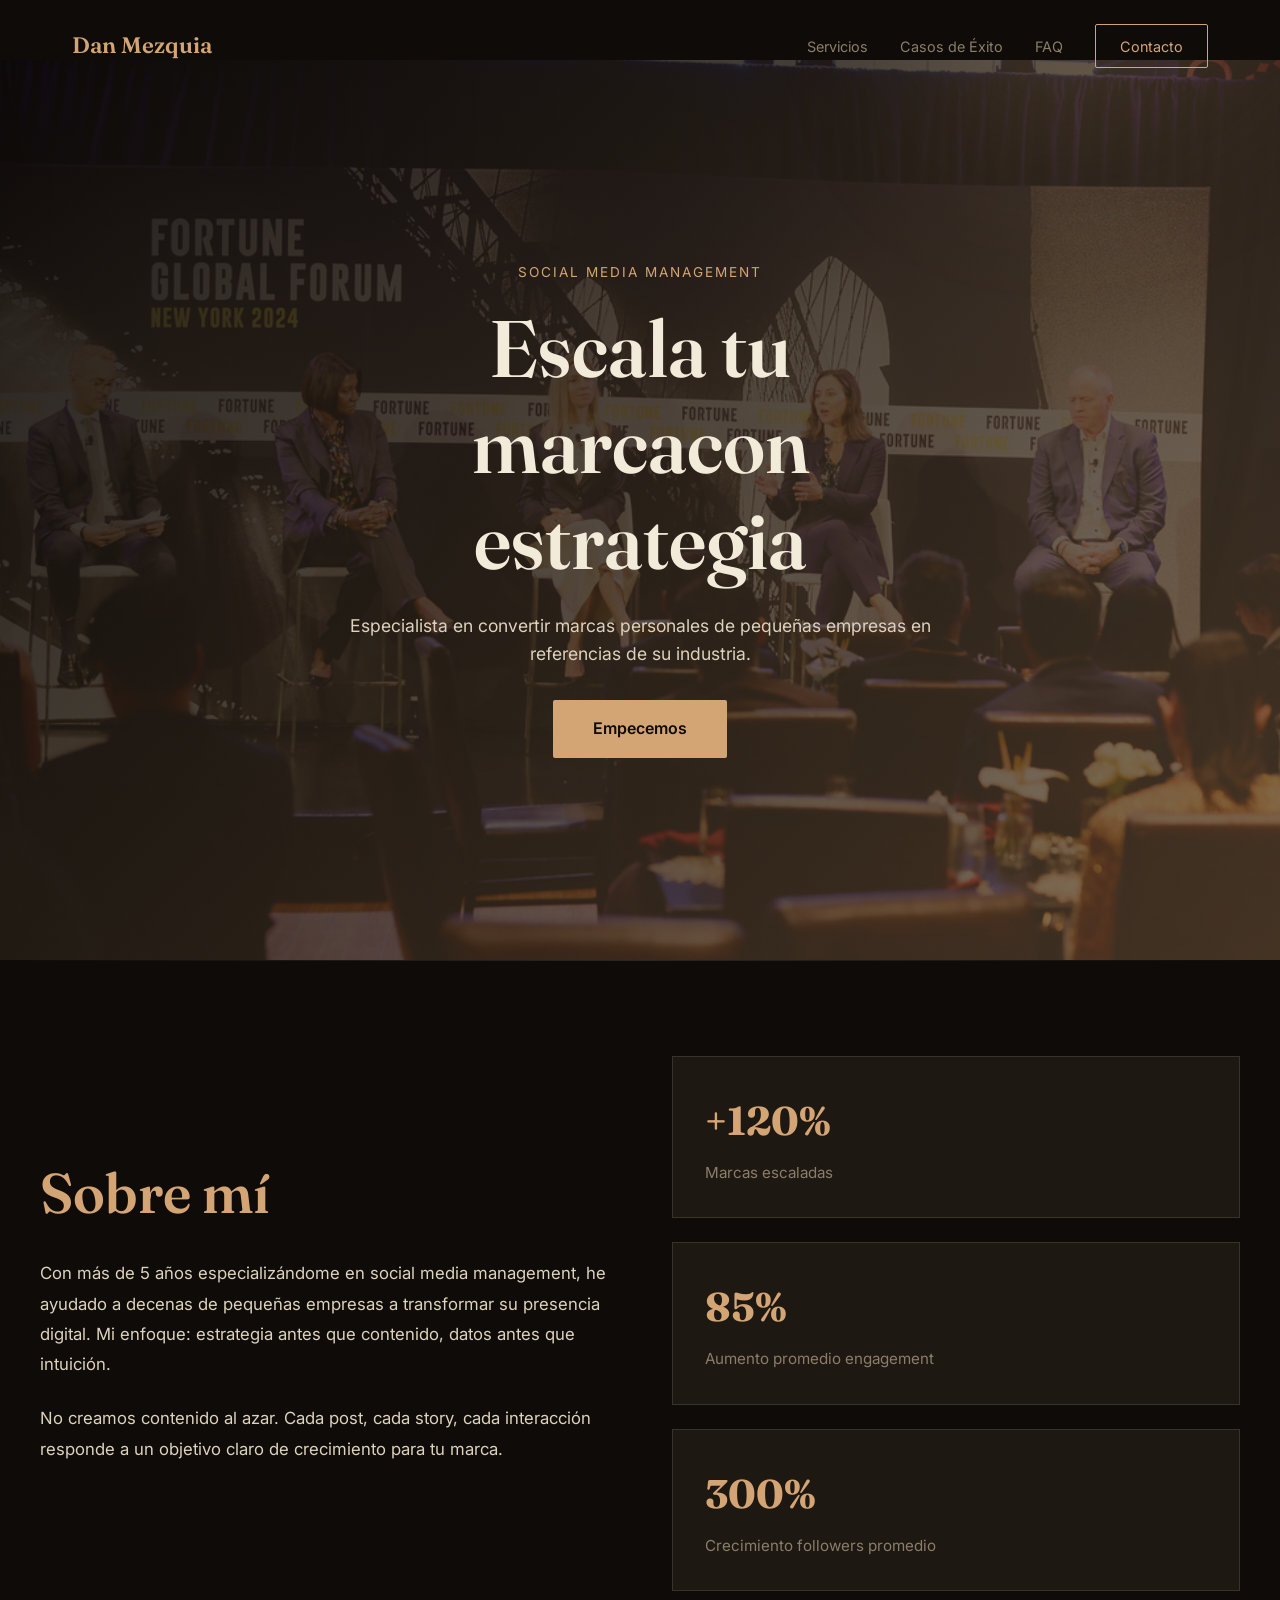
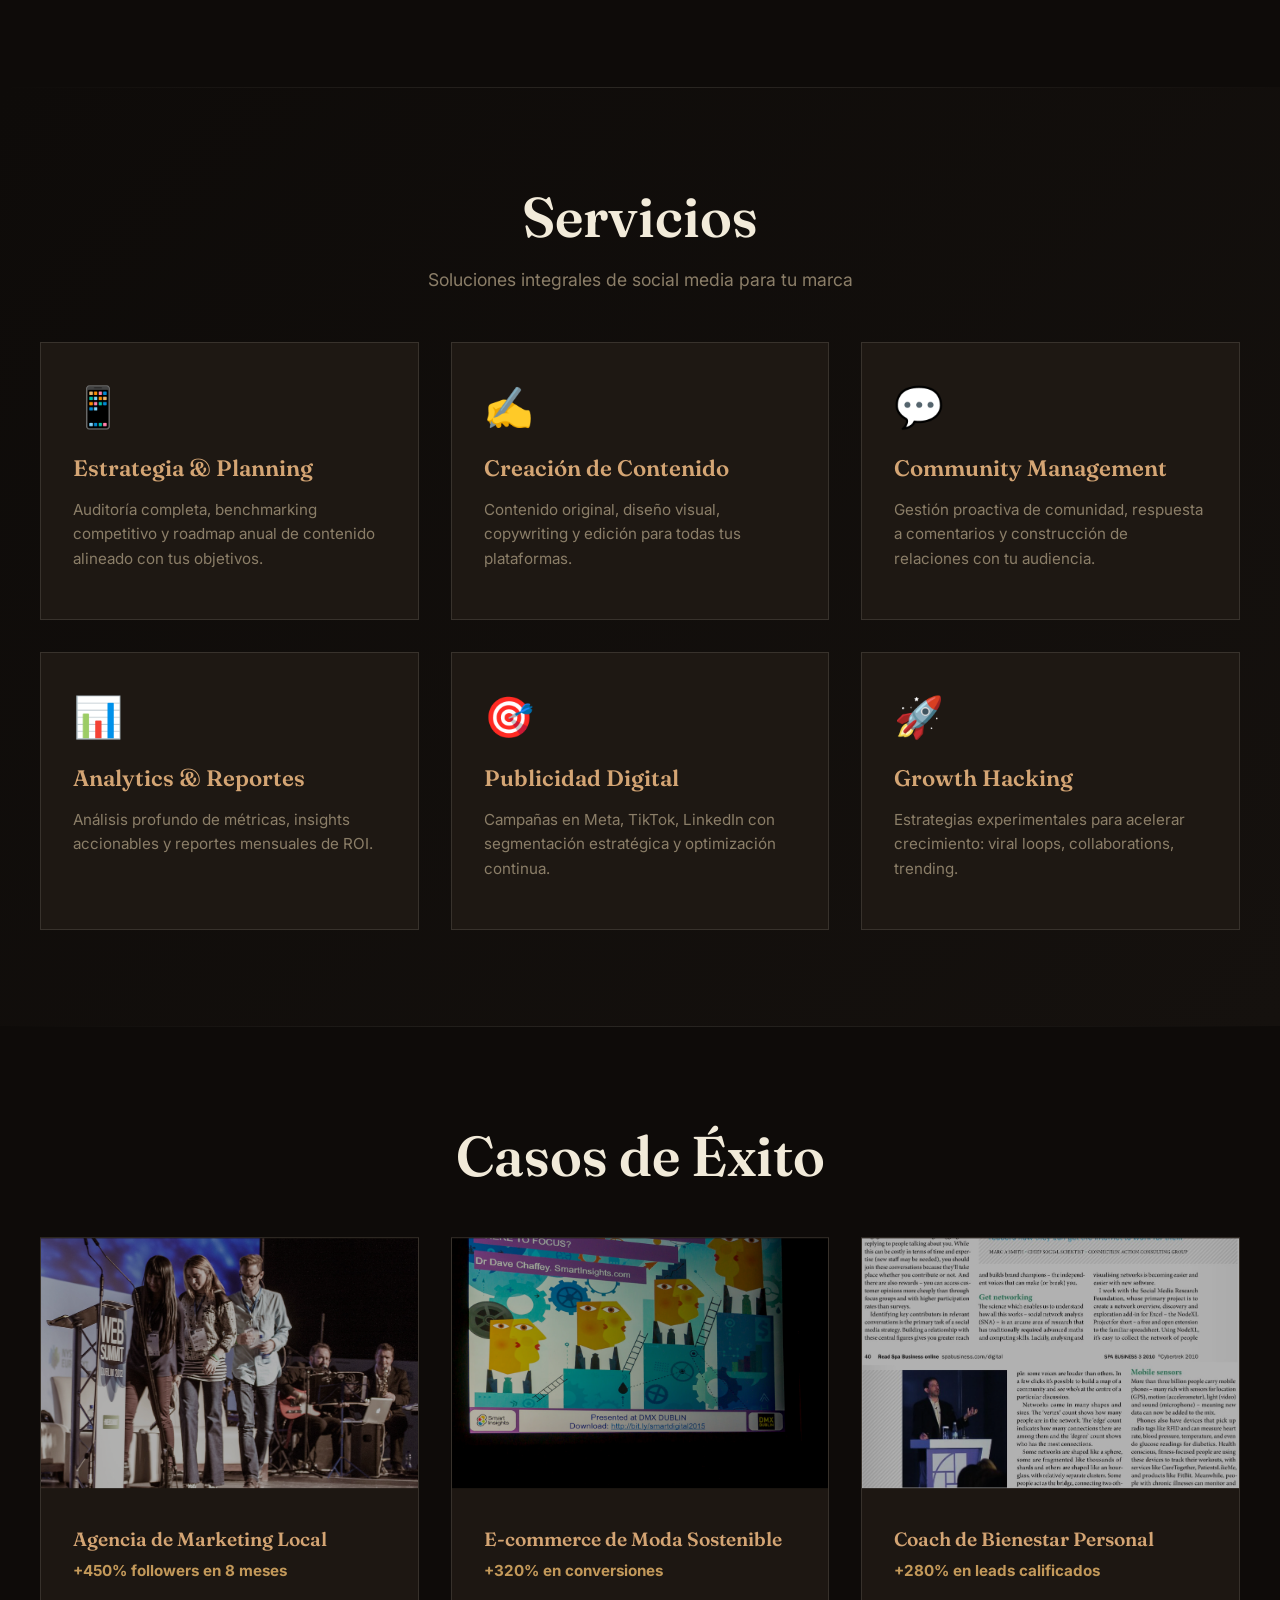
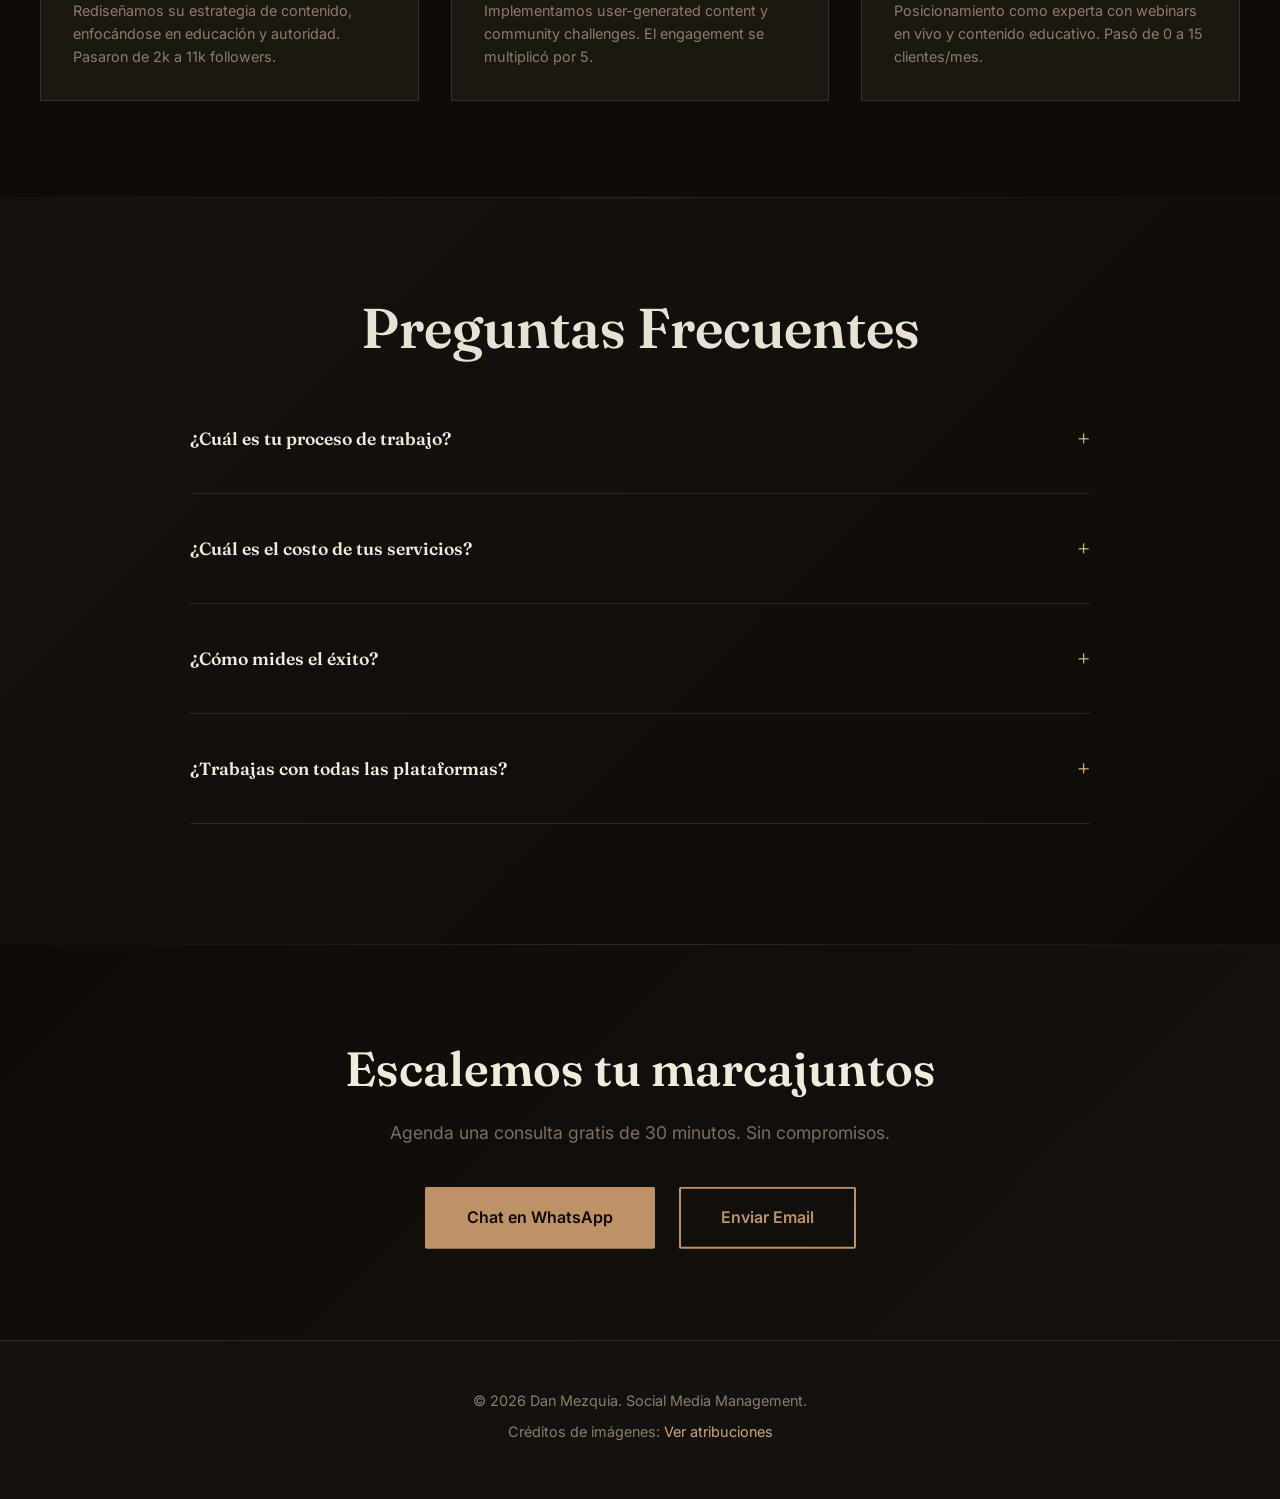
<file: dan-mezquia-smm/index.html>
<!DOCTYPE html>
<html lang="es">
<head>
  <meta charset="UTF-8">
  <meta name="viewport" content="width=device-width, initial-scale=1.0">
  <meta name="description" content="Dan Mezquia - Social Media Management para escalar tu marca personal">
  <title>Dan Mezquia | Social Media Management</title>

  <link rel="stylesheet" href="styles.css?v=20260710">
  <link href="https://fonts.googleapis.com/css2?family=Fraunces:ital,opsz,wght@0,9..144,300..900;1,9..144,300..900&family=Inter:wght@300;400;500;600&display=swap" rel="stylesheet">
</head>
<body>
  <!-- Navigation -->
  <nav class="nav">
    <div class="nav-container">
      <div class="nav-logo">Dan Mezquia</div>
      <div class="nav-links">
        <a href="#servicios" class="nav-link">Servicios</a>
        <a href="#casos" class="nav-link">Casos de Éxito</a>
        <a href="#faq" class="nav-link">FAQ</a>
        <a href="#contacto" class="nav-link cta-link">Contacto</a>
      </div>
    </div>
  </nav>

  <!-- Hero Section -->
  <section class="hero">
    <img src="assets/img/hero.jpg" alt="Personal brand growth strategy" class="hero-bg">
    <div class="hero-overlay"></div>
    <div class="hero-mesh"></div>

    <div class="hero-content">
      <div class="hero-kicker reveal" data-split>Social Media Management</div>
      <h1 class="hero-title reveal" data-split>
        Escala tu marca<br><em>con estrategia</em>
      </h1>
      <p class="hero-subtitle reveal" data-split>
        Especialista en convertir marcas personales de pequeñas empresas en referencias de su industria.
      </p>
      <a href="#contacto" class="hero-cta">Empecemos</a>
    </div>
  </section>

  <!-- About Section -->
  <section class="about" id="sobre">
    <div class="about-container">
      <div class="about-text reveal">
        <h2>Sobre mí</h2>
        <p>Con más de 5 años especializándome en social media management, he ayudado a decenas de pequeñas empresas a transformar su presencia digital. Mi enfoque: estrategia antes que contenido, datos antes que intuición.</p>
        <p>No creamos contenido al azar. Cada post, cada story, cada interacción responde a un objetivo claro de crecimiento para tu marca.</p>
      </div>
      <div class="about-stats">
        <div class="stat-card reveal">
          <div class="stat-number">120+</div>
          <div class="stat-label">Marcas escaladas</div>
        </div>
        <div class="stat-card reveal">
          <div class="stat-number">85%</div>
          <div class="stat-label">Aumento promedio engagement</div>
        </div>
        <div class="stat-card reveal">
          <div class="stat-number">+300%</div>
          <div class="stat-label">Crecimiento followers promedio</div>
        </div>
      </div>
    </div>
  </section>

  <!-- Services Section -->
  <section class="servicios" id="servicios">
    <div class="servicios-header reveal">
      <h2>Servicios</h2>
      <p>Soluciones integrales de social media para tu marca</p>
    </div>

    <div class="servicios-grid">
      <div class="service-card reveal">
        <div class="service-icon">📱</div>
        <h3>Estrategia & Planning</h3>
        <p>Auditoría completa, benchmarking competitivo y roadmap anual de contenido alineado con tus objetivos.</p>
      </div>

      <div class="service-card reveal">
        <div class="service-icon">✍️</div>
        <h3>Creación de Contenido</h3>
        <p>Contenido original, diseño visual, copywriting y edición para todas tus plataformas.</p>
      </div>

      <div class="service-card reveal">
        <div class="service-icon">💬</div>
        <h3>Community Management</h3>
        <p>Gestión proactiva de comunidad, respuesta a comentarios y construcción de relaciones con tu audiencia.</p>
      </div>

      <div class="service-card reveal">
        <div class="service-icon">📊</div>
        <h3>Analytics & Reportes</h3>
        <p>Análisis profundo de métricas, insights accionables y reportes mensuales de ROI.</p>
      </div>

      <div class="service-card reveal">
        <div class="service-icon">🎯</div>
        <h3>Publicidad Digital</h3>
        <p>Campañas en Meta, TikTok, LinkedIn con segmentación estratégica y optimización continua.</p>
      </div>

      <div class="service-card reveal">
        <div class="service-icon">🚀</div>
        <h3>Growth Hacking</h3>
        <p>Estrategias experimentales para acelerar crecimiento: viral loops, collaborations, trending.</p>
      </div>
    </div>
  </section>

  <!-- Case Studies Section -->
  <section class="casos" id="casos">
    <div class="casos-header reveal">
      <h2>Casos de Éxito</h2>
    </div>

    <div class="casos-grid">
      <div class="caso-card reveal">
        <img src="assets/img/service-1.jpg" alt="Cliente 1" class="caso-img">
        <div class="caso-content">
          <h3>Agencia de Marketing Local</h3>
          <p class="caso-result"><strong>+450% followers en 8 meses</strong></p>
          <p>Rediseñamos su estrategia de contenido, enfocándose en educación y autoridad. Pasaron de 2k a 11k followers.</p>
        </div>
      </div>

      <div class="caso-card reveal">
        <img src="assets/img/service-2.jpg" alt="Cliente 2" class="caso-img">
        <div class="caso-content">
          <h3>E-commerce de Moda Sostenible</h3>
          <p class="caso-result"><strong>+320% en conversiones</strong></p>
          <p>Implementamos user-generated content y community challenges. El engagement se multiplicó por 5.</p>
        </div>
      </div>

      <div class="caso-card reveal">
        <img src="assets/img/service-3.jpg" alt="Cliente 3" class="caso-img">
        <div class="caso-content">
          <h3>Coach de Bienestar Personal</h3>
          <p class="caso-result"><strong>+280% en leads calificados</strong></p>
          <p>Posicionamiento como experta con webinars en vivo y contenido educativo. Pasó de 0 a 15 clientes/mes.</p>
        </div>
      </div>
    </div>
  </section>

  <!-- FAQ Section -->
  <section class="faq" id="faq">
    <div class="faq-header reveal">
      <h2>Preguntas Frecuentes</h2>
    </div>

    <div class="faq-container">
      <div class="faq-item reveal">
        <button class="faq-question">
          <span>¿Cuál es tu proceso de trabajo?</span>
          <span class="faq-icon">+</span>
        </button>
        <div class="faq-answer">
          <p>Comenzamos con una auditoría y planning. Luego, ejecutamos con reportes semanales y ajustes mensuales. Todo data-driven.</p>
        </div>
      </div>

      <div class="faq-item reveal">
        <button class="faq-question">
          <span>¿Cuál es el costo de tus servicios?</span>
          <span class="faq-icon">+</span>
        </button>
        <div class="faq-answer">
          <p>Manejo paquetes a partir de $500/mes. Cada plan se customiza según tus objetivos y presupuesto. Tenemos opciones para startups y empresas establecidas.</p>
        </div>
      </div>

      <div class="faq-item reveal">
        <button class="faq-question">
          <span>¿Cómo mides el éxito?</span>
          <span class="faq-icon">+</span>
        </button>
        <div class="faq-answer">
          <p>Definimos KPIs claros al inicio: engagement rate, reach, followers, conversiones. Reportamos mensualmente con insights y mejoras propuestas.</p>
        </div>
      </div>

      <div class="faq-item reveal">
        <button class="faq-question">
          <span>¿Trabajas con todas las plataformas?</span>
          <span class="faq-icon">+</span>
        </button>
        <div class="faq-answer">
          <p>Sí. Instagram, TikTok, LinkedIn, Facebook, YouTube. Adaptamos la estrategia a dónde esté tu audiencia.</p>
        </div>
      </div>
    </div>
  </section>

  <!-- CTA Section -->
  <section class="cta-section" id="contacto">
    <div class="cta-container">
      <h2 class="cta-title reveal" data-split>
        Escalemos tu marca<br><em>juntos</em>
      </h2>
      <p class="cta-subtitle reveal">
        Agenda una consulta gratis de 30 minutos. Sin compromisos.
      </p>
      <div class="cta-buttons reveal">
        <a href="https://wa.me/34XXXXXXXXX" class="btn btn-primary" target="_blank">
          Chat en WhatsApp
        </a>
        <a href="mailto:dan@mezquia.com" class="btn btn-secondary">
          Enviar Email
        </a>
      </div>
    </div>
  </section>

  <!-- Footer -->
  <footer class="footer">
    <div class="footer-content">
      <div class="footer-text">
        <p>&copy; 2026 Dan Mezquia. Social Media Management.</p>
        <p>Créditos de imágenes: <a href="#" class="credits-link">Ver atribuciones</a></p>
      </div>
    </div>
  </footer>

  <!-- Libraries -->
  <script defer src="lib/gsap.min.js?v=20260710"></script>
  <script defer src="lib/ScrollTrigger.min.js?v=20260710"></script>
  <script defer src="lib/lenis.min.js?v=20260710"></script>
  <script defer src="main.js?v=20260710"></script>
</body>
</html>
</file>
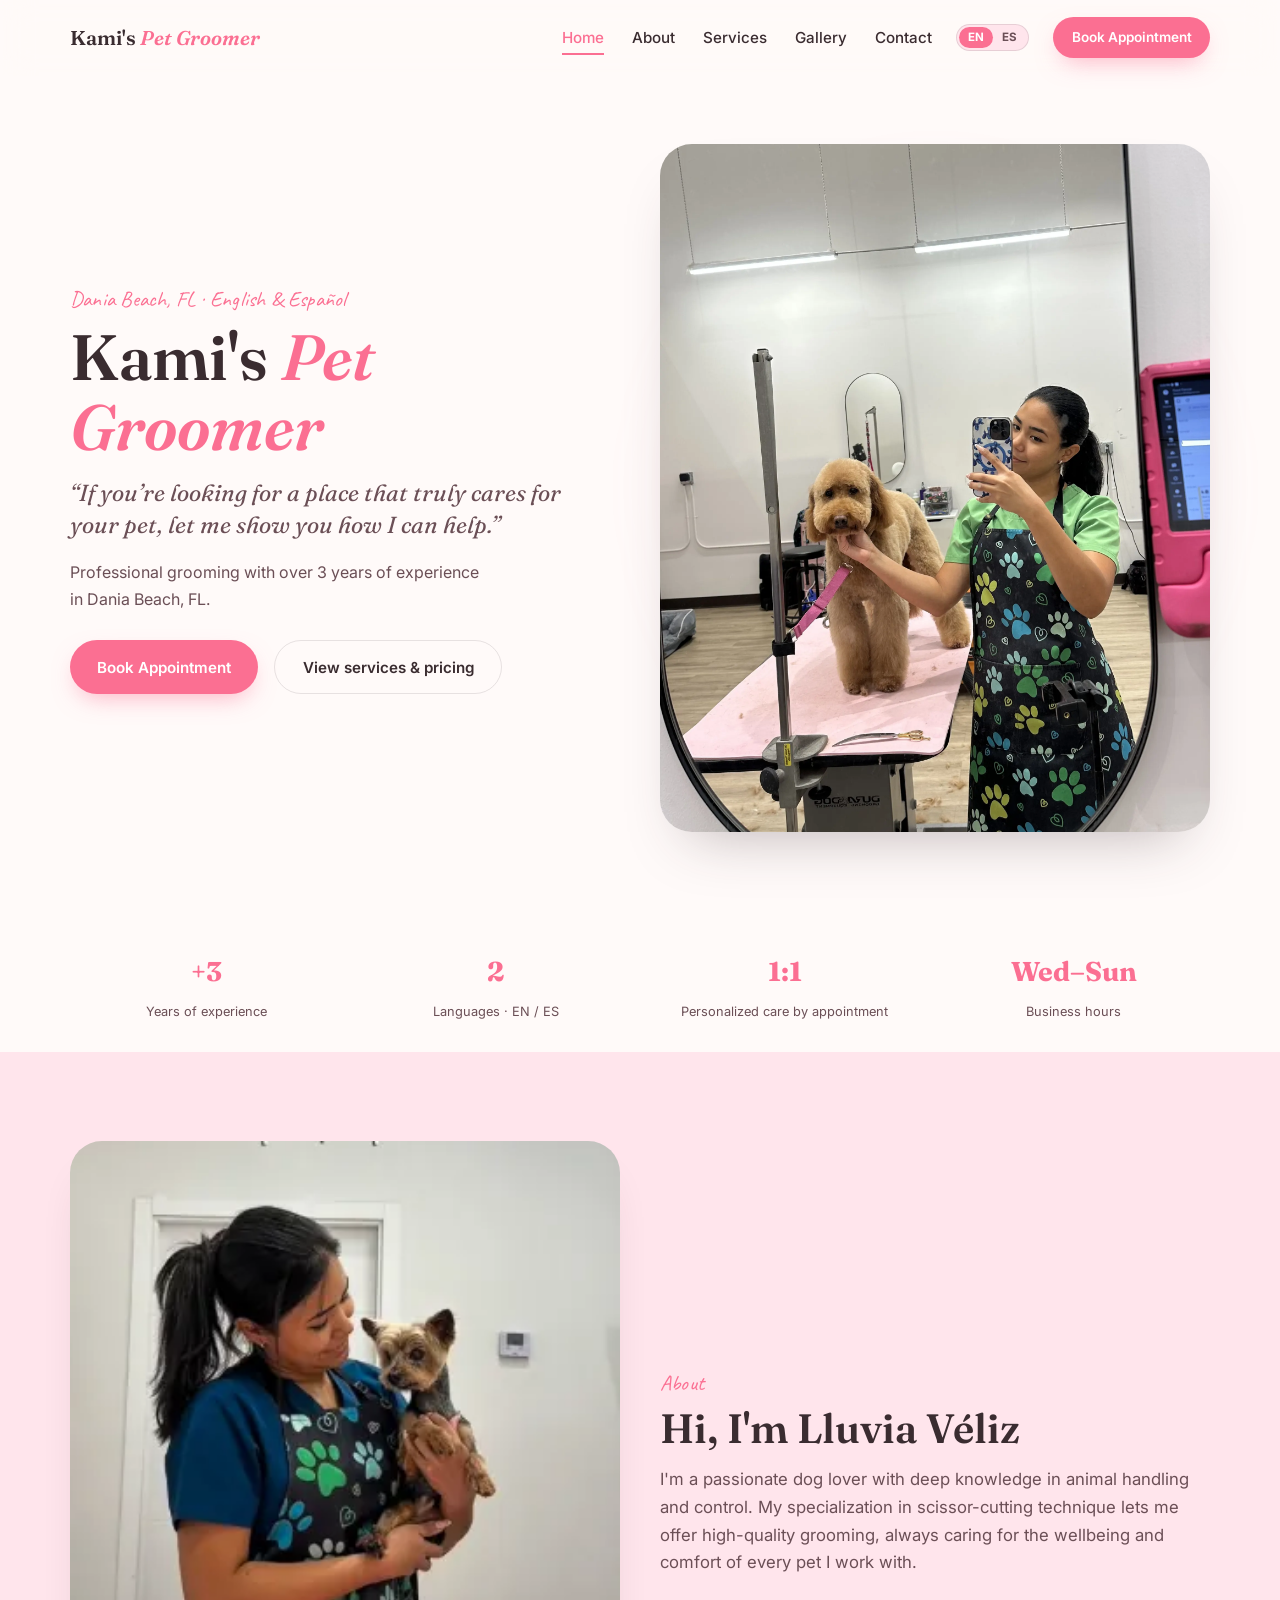
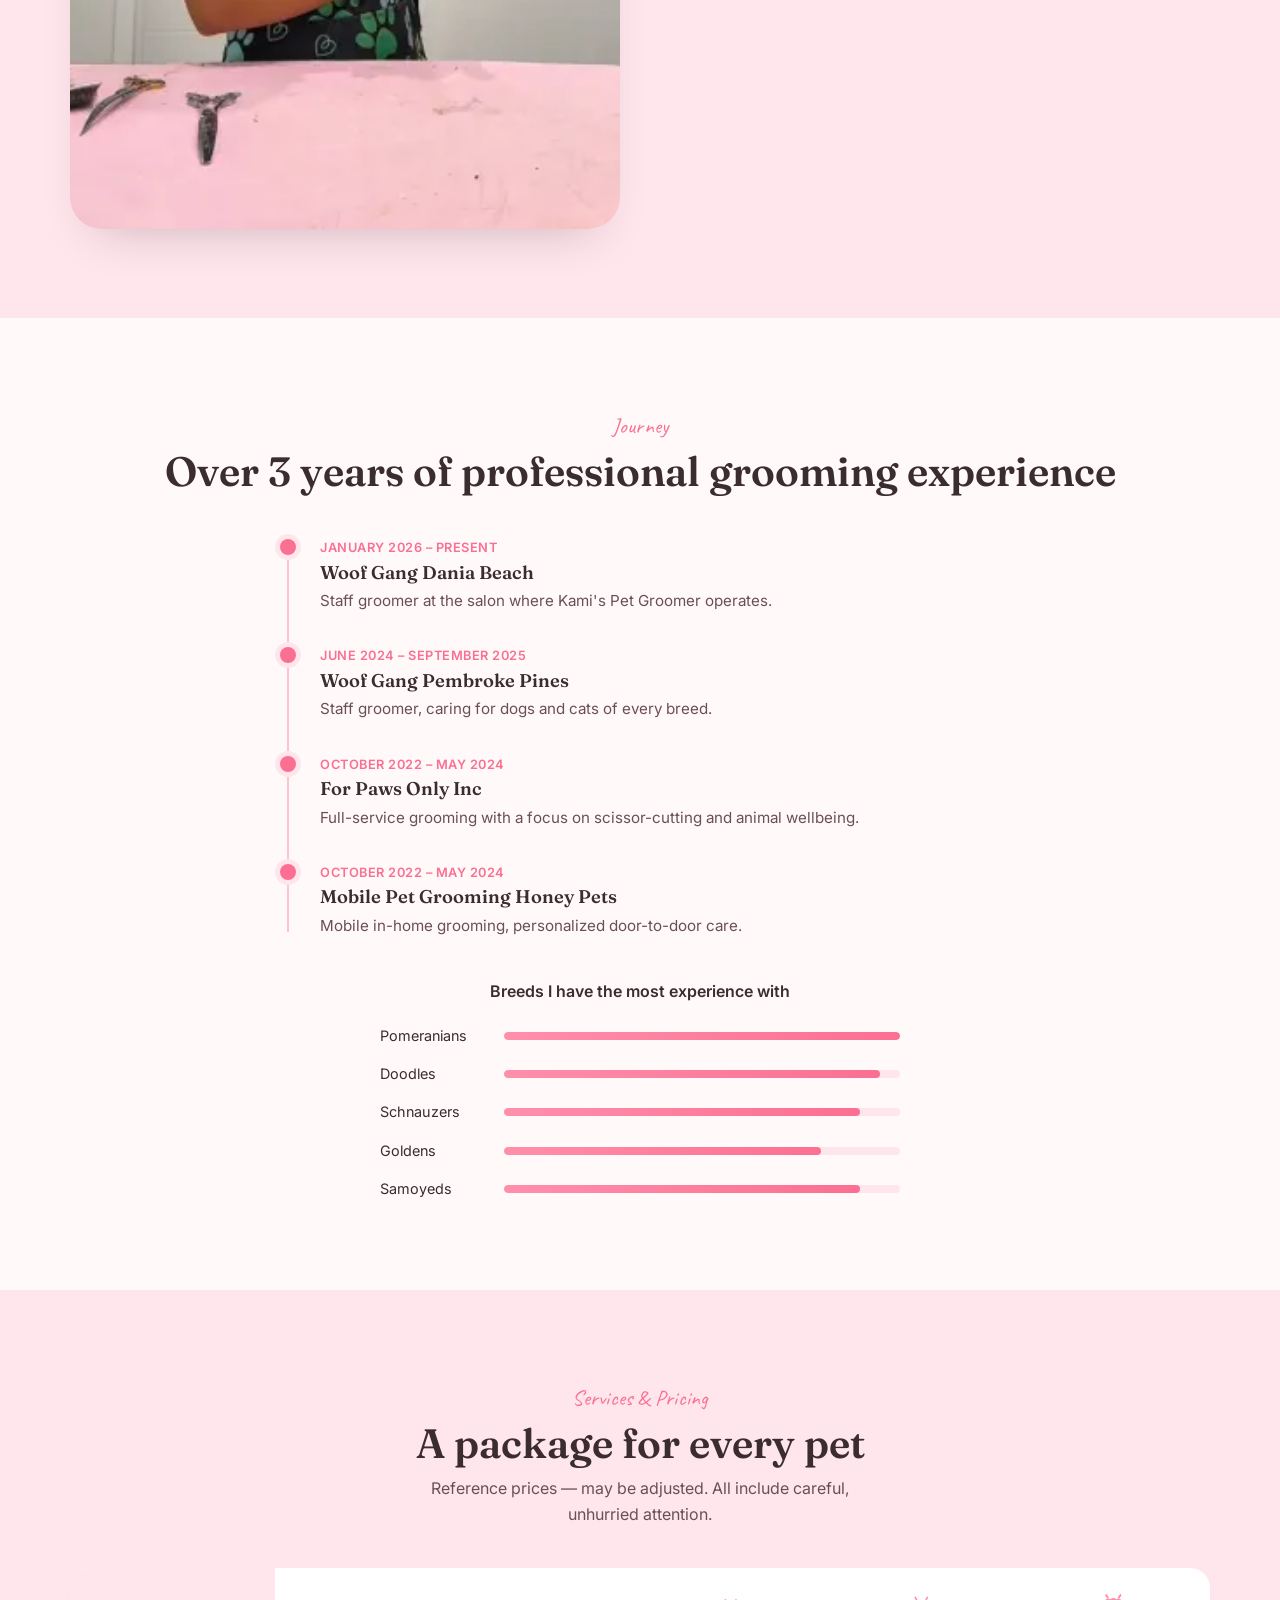
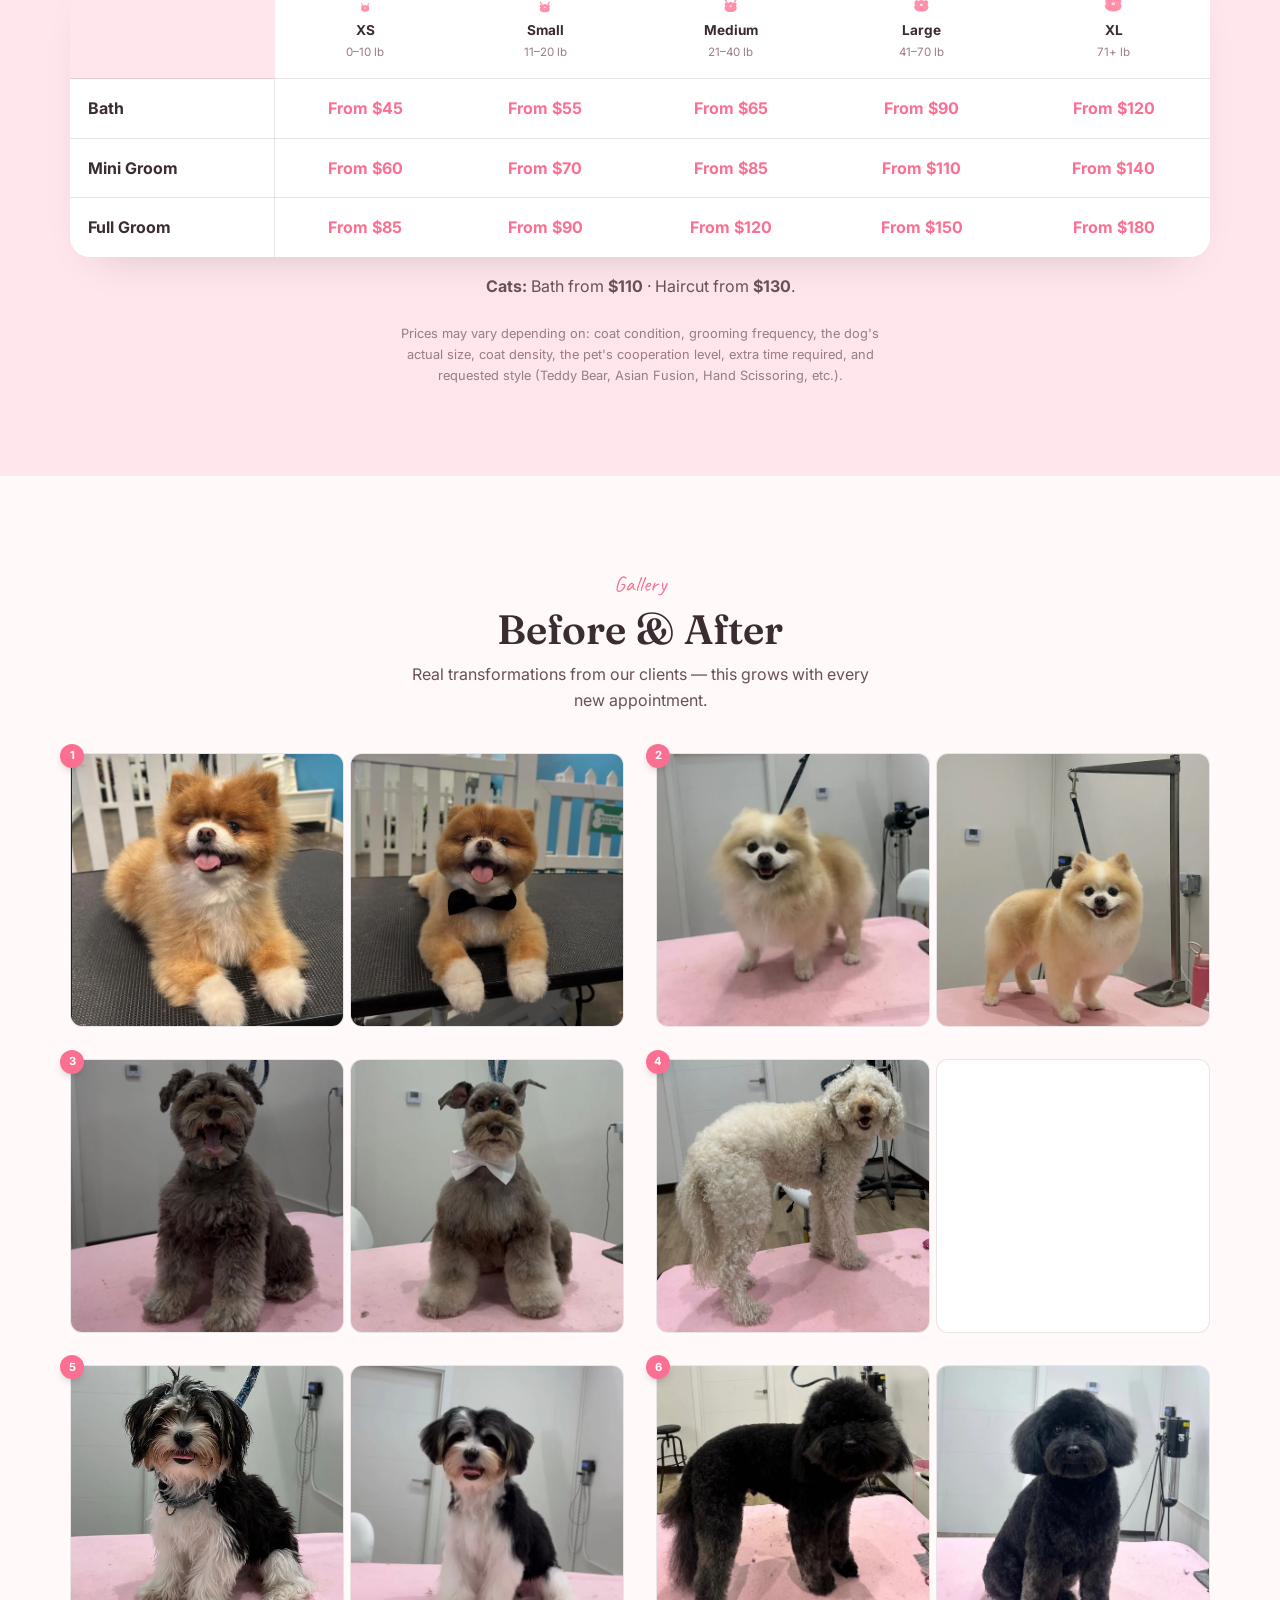
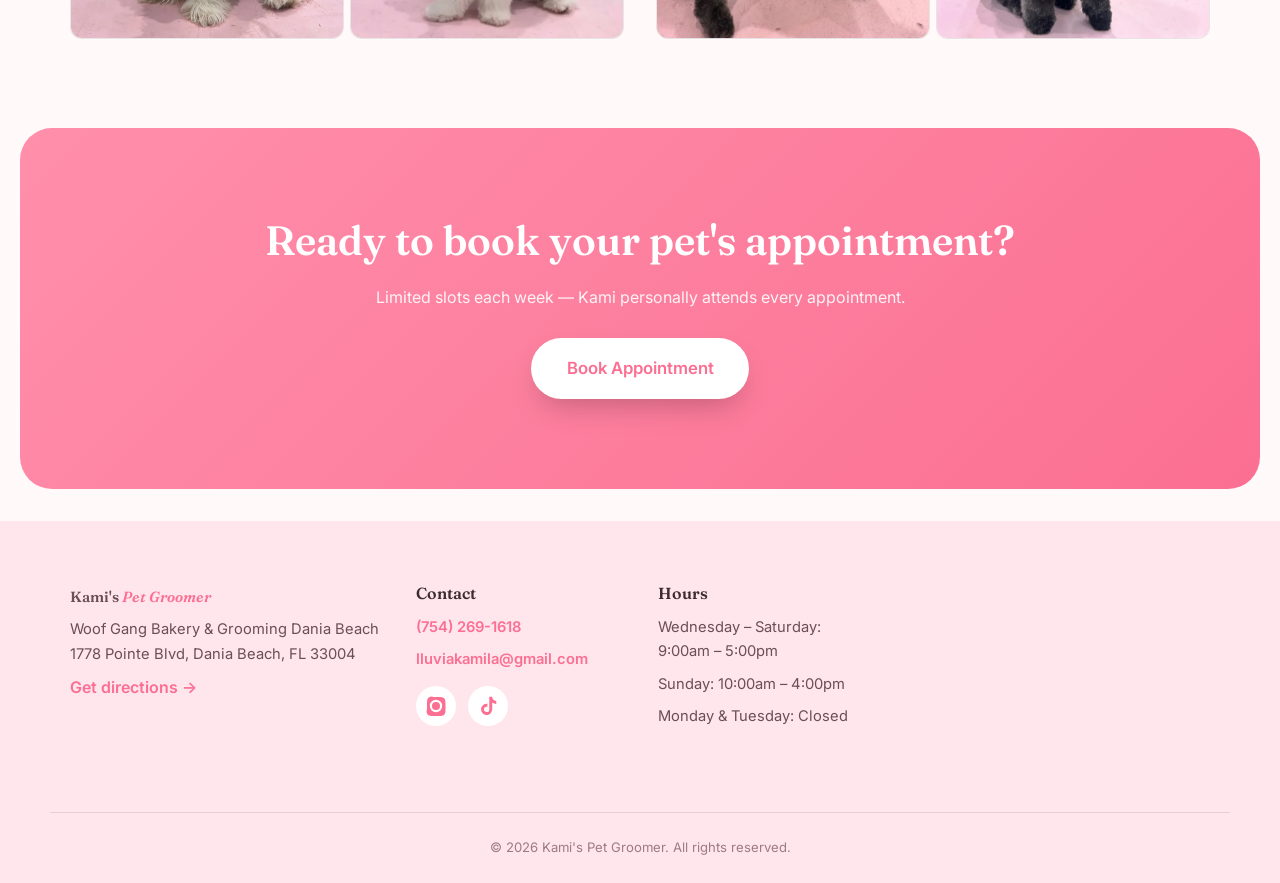
<file: kamis-pet-groomer/index.html>
<!doctype html>
<html lang="en">
<head>
<meta charset="utf-8">
<meta name="viewport" content="width=device-width, initial-scale=1">
<title>Kami's Pet Groomer · Dog &amp; Cat Grooming in Dania Beach, FL</title>
<meta name="description" content="Kami's Pet Groomer — professional dog and cat grooming in Dania Beach, FL. Over 3 years of experience with Kamila Véliz. Book your appointment today.">
<!-- TODO: cuando Kami tenga dominio propio, agregar aquí <link rel="canonical"> y usar URLs absolutas en og:image / twitter:image -->
<meta name="theme-color" content="#fb6f92">
<link rel="icon" href="assets/img/favicon.svg" type="image/svg+xml">

<!-- Open Graph / social sharing -->
<meta property="og:type" content="business.business">
<meta property="og:site_name" content="Kami's Pet Groomer">
<meta property="og:title" content="Kami's Pet Groomer · Dog & Cat Grooming in Dania Beach, FL">
<meta property="og:description" content="Professional grooming with over 3 years of experience. Expert care, results you can see.">
<meta property="og:image" content="assets/img/hero-kamila.webp">
<meta property="og:locale" content="en_US">
<meta property="og:locale:alternate" content="es_US">
<meta name="twitter:card" content="summary_large_image">
<meta name="twitter:title" content="Kami's Pet Groomer · Dania Beach, FL">
<meta name="twitter:description" content="Professional grooming with over 3 years of experience. Book your appointment.">
<meta name="twitter:image" content="assets/img/hero-kamila.webp">

<link rel="preconnect" href="https://fonts.googleapis.com">
<link rel="preconnect" href="https://fonts.gstatic.com" crossorigin>
<link rel="stylesheet" href="https://fonts.googleapis.com/css2?family=Fraunces:ital,opsz,wght@0,9..144,400;0,9..144,600;1,9..144,500;1,9..144,600&family=Inter:wght@300;400;500;600;700&family=Caveat:wght@500;600&display=swap">

<link rel="preload" as="image" href="assets/img/hero-kamila.webp" fetchpriority="high">
<link rel="stylesheet" href="styles.css?v=20260718b">

<script type="application/ld+json">
{
  "@context": "https://schema.org",
  "@type": "PetGroomer",
  "name": "Kami's Pet Groomer",
  "image": "assets/img/hero-kamila.webp",
  "description": "Professional dog and cat grooming in Dania Beach, FL. Over 3 years of experience with Kamila Véliz.",
  "address": {
    "@type": "PostalAddress",
    "streetAddress": "1778 Pointe Blvd",
    "addressLocality": "Dania Beach",
    "addressRegion": "FL",
    "postalCode": "33004",
    "addressCountry": "US"
  },
  "telephone": "+17542691618",
  "email": "lluviakamila@gmail.com",
  "priceRange": "$$",
  "sameAs": [
    "https://www.instagram.com/kamispetgroomer_/",
    "https://www.tiktok.com/@kamispetgroomer_"
  ],
  "openingHoursSpecification": [
    { "@type": "OpeningHoursSpecification", "dayOfWeek": ["Wednesday","Thursday","Friday","Saturday"], "opens": "09:00", "closes": "17:00" },
    { "@type": "OpeningHoursSpecification", "dayOfWeek": "Sunday", "opens": "10:00", "closes": "16:00" }
  ]
}
</script>
</head>
<body>
<a class="skip-link" href="#main" data-i18n="skip.link">Skip to content</a>

<header class="nav" data-nav>
  <div class="nav-inner container">
    <a class="nav-logo" href="#inicio">Kami's <em>Pet Groomer</em></a>
    <nav class="nav-links" data-nav-links aria-label="Main navigation">
      <a href="#inicio" data-i18n="nav.home">Home</a>
      <a href="#conoceme" data-i18n="nav.about">About</a>
      <a href="#servicios" data-i18n="nav.services">Services</a>
      <a href="#galeria" data-i18n="nav.gallery">Gallery</a>
      <a href="#contacto" data-i18n="nav.contact">Contact</a>
    </nav>
    <div class="lang-switch" role="group" aria-label="Language / Idioma">
      <button type="button" class="lang-btn is-active" data-lang-btn="en" aria-pressed="true">EN</button>
      <button type="button" class="lang-btn" data-lang-btn="es" aria-pressed="false">ES</button>
    </div>
    <button class="btn btn-primary btn-sm nav-cta" type="button" data-open-modal data-i18n="nav.cta">Book Appointment</button>
    <button class="nav-toggle" type="button" data-nav-toggle data-i18n-aria-label="nav.toggleLabel" aria-label="Open menu" aria-expanded="false">
      <span></span><span></span><span></span>
    </button>
  </div>
</header>

<main id="main">

  <!-- ============ HERO ============ -->
  <section class="hero" id="inicio">
    <div class="container hero-grid">
      <div class="hero-copy reveal" data-reveal>
        <p class="kicker" data-i18n="hero.kicker">Dania Beach, FL · English &amp; Español</p>
        <h1 class="hero-title">Kami's <em>Pet Groomer</em></h1>
        <p class="hero-quote" data-i18n="hero.quote">&ldquo;If you're looking for a place that truly cares for your pet, let me show you how I can help.&rdquo;</p>
        <p class="hero-sub" data-i18n="hero.sub">Professional grooming with over 3 years of experience in Dania Beach, FL.</p>
        <div class="hero-actions">
          <button class="btn btn-primary" type="button" data-open-modal data-i18n="hero.cta">Book Appointment</button>
          <a class="btn btn-ghost" href="#servicios" data-i18n="hero.secondary">View services &amp; pricing</a>
        </div>
      </div>
      <div class="hero-figure reveal" data-reveal>
        <div class="hero-halo" aria-hidden="true"></div>
        <img src="assets/img/hero-kamila.webp" data-i18n-alt="hero.imgAlt" alt="Kamila Véliz, groomer at Kami's Pet Groomer, with a freshly groomed Golden Doodle" fetchpriority="high" loading="eager" decoding="sync" style="object-position:center 62%">
      </div>
    </div>
  </section>

  <!-- ============ TRUST STRIP ============ -->
  <ul class="trust-strip reveal" data-reveal>
    <li><strong>+3</strong><span data-i18n="trust.years">Years of experience</span></li>
    <li><strong>2</strong><span data-i18n="trust.langs">Languages · EN / ES</span></li>
    <li><strong>1:1</strong><span data-i18n="trust.personal">Personalized care by appointment</span></li>
    <li><strong data-i18n="trust.days">Wed–Sun</strong><span data-i18n="trust.hours">Business hours</span></li>
  </ul>

  <!-- ============ ABOUT ============ -->
  <section class="section section-soft" id="conoceme">
    <div class="container about-grid">
      <div class="about-figure reveal" data-reveal>
        <img src="assets/img/kamila-yorkie.webp" data-i18n-alt="about.imgAlt" alt="Kamila Véliz affectionately holding a freshly groomed Yorkie" loading="lazy" decoding="async">
      </div>
      <div class="about-copy reveal" data-reveal>
        <p class="kicker" data-i18n="about.kicker">About</p>
        <h2 data-i18n="about.heading">Hi, I'm Lluvia Véliz</h2>
        <p class="lead" data-i18n="about.lead">I'm a passionate dog lover with deep knowledge in animal handling and control. My specialization in scissor-cutting technique lets me offer high-quality grooming, always caring for the wellbeing and comfort of every pet I work with.</p>
      </div>
    </div>
  </section>

  <!-- ============ EXPERIENCE ============ -->
  <section class="section" id="experiencia">
    <div class="container">
      <p class="kicker center reveal" data-reveal data-i18n="experience.kicker">Journey</p>
      <h2 class="center reveal" data-reveal data-i18n="experience.heading">Over 3 years of professional grooming experience</h2>

      <ol class="timeline" data-stagger-group>
        <li class="timeline-item">
          <span class="timeline-dot" aria-hidden="true"></span>
          <div class="timeline-card">
            <span class="timeline-period" data-i18n="experience.period1">January 2026 – Present</span>
            <h3>Woof Gang Dania Beach</h3>
            <p data-i18n="experience.desc1">Staff groomer at the salon where Kami's Pet Groomer operates.</p>
          </div>
        </li>
        <li class="timeline-item">
          <span class="timeline-dot" aria-hidden="true"></span>
          <div class="timeline-card">
            <span class="timeline-period" data-i18n="experience.period2">June 2024 – September 2025</span>
            <h3>Woof Gang Pembroke Pines</h3>
            <p data-i18n="experience.desc2">Staff groomer, caring for dogs and cats of every breed.</p>
          </div>
        </li>
        <li class="timeline-item">
          <span class="timeline-dot" aria-hidden="true"></span>
          <div class="timeline-card">
            <span class="timeline-period" data-i18n="experience.period3">October 2022 – May 2024</span>
            <h3>For Paws Only Inc</h3>
            <p data-i18n="experience.desc3">Full-service grooming with a focus on scissor-cutting and animal wellbeing.</p>
          </div>
        </li>
        <li class="timeline-item">
          <span class="timeline-dot" aria-hidden="true"></span>
          <div class="timeline-card">
            <span class="timeline-period" data-i18n="experience.period4">October 2022 – May 2024</span>
            <h3>Mobile Pet Grooming Honey Pets</h3>
            <p data-i18n="experience.desc4">Mobile in-home grooming, personalized door-to-door care.</p>
          </div>
        </li>
      </ol>

      <div class="breeds reveal" data-reveal>
        <p class="breeds-label" data-i18n="breeds.label">Breeds I have the most experience with</p>
        <div class="breeds-bars">
          <div class="breed-bar"><span class="breed-name">Pomeranians</span><span class="bar"><span class="bar-fill" style="--pct:100%"></span></span></div>
          <div class="breed-bar"><span class="breed-name">Doodles</span><span class="bar"><span class="bar-fill" style="--pct:95%"></span></span></div>
          <div class="breed-bar"><span class="breed-name">Schnauzers</span><span class="bar"><span class="bar-fill" style="--pct:90%"></span></span></div>
          <div class="breed-bar"><span class="breed-name">Goldens</span><span class="bar"><span class="bar-fill" style="--pct:80%"></span></span></div>
          <div class="breed-bar"><span class="breed-name">Samoyeds</span><span class="bar"><span class="bar-fill" style="--pct:90%"></span></span></div>
        </div>
      </div>
    </div>
  </section>

  <!-- ============ SERVICES & PRICING ============ -->
  <section class="section section-soft" id="servicios">
    <div class="container">
      <p class="kicker center reveal" data-reveal data-i18n="services.kicker">Services &amp; Pricing</p>
      <h2 class="center reveal" data-reveal data-i18n="services.heading">A package for every pet</h2>
      <p class="center section-sub reveal" data-reveal data-i18n="services.sub">Reference prices — may be adjusted. All include careful, unhurried attention.</p>

      <!-- Reusable silhouette icon (decorative) -->
      <svg width="0" height="0" style="position:absolute" aria-hidden="true">
        <symbol id="icon-dog" viewBox="0 0 200 160">
          <path fill="currentColor" d="M100 150c-28 0-46-8-54-24-6-12-4-24 4-30-6-10-8-22-2-30 8-10 22-10 30-2 7-6 15-9 22-9s15 3 22 9c8-8 22-8 30 2 6 8 4 20-2 30 8 6 10 18 4 30-8 16-26 24-54 24Z"/>
          <path fill="currentColor" d="M62 58c-10-4-18-14-18-26 0-4 6-6 10-2 6 6 12 16 14 24 1 4-2 6-6 4Z"/>
          <path fill="currentColor" d="M138 58c10-4 18-14 18-26 0-4-6-6-10-2-6 6-12 16-14 24-1 4 2 6 6 4Z"/>
          <ellipse cx="100" cy="96" rx="12" ry="9" fill="var(--bg,#fff)"/>
          <circle cx="100" cy="95" r="4" fill="currentColor"/>
        </symbol>
      </svg>

      <div class="price-matrix reveal" data-reveal>
        <div class="pm-scroll">
          <table class="pm-table">
            <thead>
              <tr>
                <th class="pm-corner" scope="col"><span class="sr-only" data-i18n="pm.service">Service</span></th>
                <th scope="col"><svg class="pm-icon" style="--s:.55" aria-hidden="true"><use href="#icon-dog"/></svg><span class="pm-size">XS</span><small>0–10 lb</small></th>
                <th scope="col"><svg class="pm-icon" style="--s:.68" aria-hidden="true"><use href="#icon-dog"/></svg><span class="pm-size">Small</span><small>11–20 lb</small></th>
                <th scope="col"><svg class="pm-icon" style="--s:.82" aria-hidden="true"><use href="#icon-dog"/></svg><span class="pm-size">Medium</span><small>21–40 lb</small></th>
                <th scope="col"><svg class="pm-icon" style="--s:.95" aria-hidden="true"><use href="#icon-dog"/></svg><span class="pm-size">Large</span><small>41–70 lb</small></th>
                <th scope="col"><svg class="pm-icon" style="--s:1.1" aria-hidden="true"><use href="#icon-dog"/></svg><span class="pm-size">XL</span><small>71+ lb</small></th>
              </tr>
            </thead>
            <tbody>
              <tr>
                <th scope="row" data-i18n="pm.bath">Bath</th>
                <td><span data-i18n="pm.from">From</span> $45</td>
                <td><span data-i18n="pm.from">From</span> $55</td>
                <td><span data-i18n="pm.from">From</span> $65</td>
                <td><span data-i18n="pm.from">From</span> $90</td>
                <td><span data-i18n="pm.from">From</span> $120</td>
              </tr>
              <tr>
                <th scope="row">Mini Groom</th>
                <td><span data-i18n="pm.from">From</span> $60</td>
                <td><span data-i18n="pm.from">From</span> $70</td>
                <td><span data-i18n="pm.from">From</span> $85</td>
                <td><span data-i18n="pm.from">From</span> $110</td>
                <td><span data-i18n="pm.from">From</span> $140</td>
              </tr>
              <tr>
                <th scope="row">Full Groom</th>
                <td><span data-i18n="pm.from">From</span> $85</td>
                <td><span data-i18n="pm.from">From</span> $90</td>
                <td><span data-i18n="pm.from">From</span> $120</td>
                <td><span data-i18n="pm.from">From</span> $150</td>
                <td><span data-i18n="pm.from">From</span> $180</td>
              </tr>
            </tbody>
          </table>
        </div>
        <p class="scroll-hint" aria-hidden="true" data-i18n="services.scrollHint">← Swipe to see all sizes →</p>
      </div>

      <p class="cat-note reveal" data-reveal data-i18n-html="services.catNote"><strong data-i18n="services.cats">Cats:</strong> Bath from <strong>$110</strong> · Haircut from <strong>$130</strong>.</p>

      <p class="pricing-policy reveal" data-reveal data-i18n="services.policy">Prices may vary depending on: coat condition, grooming frequency, the dog's actual size, coat density, the pet's cooperation level, extra time required, and requested style (Teddy Bear, Asian Fusion, Hand Scissoring, etc.).</p>
    </div>
  </section>

  <!-- ============ GALLERY: BEFORE & AFTER ============ -->
  <section class="section" id="galeria">
    <div class="container">
      <p class="kicker center reveal" data-reveal data-i18n="gallery.kicker">Gallery</p>
      <h2 class="center reveal" data-reveal data-i18n="gallery.heading">Before &amp; After</h2>
      <p class="center section-sub reveal" data-reveal data-i18n="gallery.sub">Real transformations from our clients — this grows with every new appointment.</p>

      <div class="ba-grid" data-stagger-group>
        <div class="ba-pair"><span class="ba-num">1</span>
          <div class="ba-slot ba-photo"><img src="assets/img/ba-1-antes.webp" data-i18n-alt="gallery.altBefore" alt="Before grooming" loading="lazy" decoding="async"></div>
          <div class="ba-slot ba-photo"><img src="assets/img/ba-1-despues.webp" data-i18n-alt="gallery.altAfter" alt="After grooming" loading="lazy" decoding="async"></div>
        </div>
        <div class="ba-pair"><span class="ba-num">2</span>
          <div class="ba-slot ba-photo"><img src="assets/img/ba-2-antes.webp" data-i18n-alt="gallery.altBefore" alt="Before grooming" loading="lazy" decoding="async"></div>
          <div class="ba-slot ba-photo"><img src="assets/img/ba-2-despues.webp" data-i18n-alt="gallery.altAfter" alt="After grooming" loading="lazy" decoding="async"></div>
        </div>
        <div class="ba-pair"><span class="ba-num">3</span>
          <div class="ba-slot ba-photo"><img src="assets/img/ba-3-antes.webp" data-i18n-alt="gallery.altBefore" alt="Before grooming" loading="lazy" decoding="async"></div>
          <div class="ba-slot ba-photo"><img src="assets/img/ba-3-despues.webp" data-i18n-alt="gallery.altAfter" alt="After grooming" loading="lazy" decoding="async"></div>
        </div>
        <div class="ba-pair"><span class="ba-num">4</span>
          <div class="ba-slot ba-photo"><img src="assets/img/ba-4-antes.webp" data-i18n-alt="gallery.altBefore" alt="Before grooming" loading="lazy" decoding="async"></div>
          <div class="ba-slot ba-photo"><img src="assets/img/ba-4-despues.webp" data-i18n-alt="gallery.altAfter" alt="After grooming" loading="lazy" decoding="async"></div>
        </div>
        <div class="ba-pair"><span class="ba-num">5</span>
          <div class="ba-slot ba-photo"><img src="assets/img/ba-5-antes.webp" data-i18n-alt="gallery.altBefore" alt="Before grooming" loading="lazy" decoding="async"></div>
          <div class="ba-slot ba-photo"><img src="assets/img/ba-5-despues.webp" data-i18n-alt="gallery.altAfter" alt="After grooming" loading="lazy" decoding="async"></div>
        </div>
        <div class="ba-pair"><span class="ba-num">6</span>
          <div class="ba-slot ba-photo"><img src="assets/img/ba-6-antes.webp" data-i18n-alt="gallery.altBefore" alt="Before grooming" loading="lazy" decoding="async"></div>
          <div class="ba-slot ba-photo"><img src="assets/img/ba-6-despues.webp" data-i18n-alt="gallery.altAfter" alt="After grooming" loading="lazy" decoding="async"></div>
        </div>
      </div>
    </div>
  </section>

  <!-- ============ CTA FINAL ============ -->
  <section class="section cta-final">
    <div class="container center reveal" data-reveal>
      <h2 data-i18n="cta.heading">Ready to book your pet's appointment?</h2>
      <p data-i18n="cta.sub">Limited slots each week — Kami personally attends every appointment.</p>
      <button class="btn btn-primary btn-lg" type="button" data-open-modal data-i18n="cta.button">Book Appointment</button>
    </div>
  </section>

</main>

<!-- ============ FOOTER ============ -->
<footer class="footer" id="contacto">
  <div class="container footer-grid">
    <div class="footer-block">
      <p class="nav-logo footer-logo">Kami's <em>Pet Groomer</em></p>
      <p>Woof Gang Bakery &amp; Grooming Dania Beach<br>1778 Pointe Blvd, Dania Beach, FL 33004</p>
      <a class="footer-link" href="https://www.google.com/maps/search/?api=1&query=Woof+Gang+Bakery+%26+Grooming+Dania+Beach,+1778+Pointe+Blvd,+Dania+Beach,+FL+33004" target="_blank" rel="noopener" data-i18n="footer.directions">Get directions →</a>
    </div>
    <div class="footer-block">
      <h4 data-i18n="footer.contactHeading">Contact</h4>
      <p><a class="footer-link" href="tel:+17542691618">(754) 269-1618</a></p>
      <p><a class="footer-link" href="mailto:lluviakamila@gmail.com">lluviakamila@gmail.com</a></p>
      <div class="footer-social">
        <a href="https://www.instagram.com/kamispetgroomer_/" target="_blank" rel="noopener" data-i18n-aria-label="footer.igLabel" aria-label="Instagram for Kami's Pet Groomer">
          <svg viewBox="0 0 24 24" width="22" height="22" aria-hidden="true"><path fill="currentColor" d="M12 2.2c3.2 0 3.6 0 4.9.07 1.2.06 2 .24 2.5.4.6.24 1 .5 1.5 1a4 4 0 0 1 1 1.5c.16.5.34 1.3.4 2.5.06 1.3.07 1.7.07 4.9s0 3.6-.07 4.9c-.06 1.2-.24 2-.4 2.5a4 4 0 0 1-1 1.5 4 4 0 0 1-1.5 1c-.5.16-1.3.34-2.5.4-1.3.06-1.7.07-4.9.07s-3.6 0-4.9-.07c-1.2-.06-2-.24-2.5-.4a4 4 0 0 1-1.5-1 4 4 0 0 1-1-1.5c-.16-.5-.34-1.3-.4-2.5C2.2 15.6 2.2 15.2 2.2 12s0-3.6.07-4.9c.06-1.2.24-2 .4-2.5a4 4 0 0 1 1-1.5 4 4 0 0 1 1.5-1c.5-.16 1.3-.34 2.5-.4C8.4 2.2 8.8 2.2 12 2.2Zm0 3.05a6.75 6.75 0 1 0 0 13.5 6.75 6.75 0 0 0 0-13.5Zm0 11.13a4.38 4.38 0 1 1 0-8.76 4.38 4.38 0 0 1 0 8.76Zm7.02-11.4a1.58 1.58 0 1 1-3.16 0 1.58 1.58 0 0 1 3.16 0Z"/></svg>
        </a>
        <a href="https://www.tiktok.com/@kamispetgroomer_" target="_blank" rel="noopener" data-i18n-aria-label="footer.ttLabel" aria-label="TikTok for Kami's Pet Groomer">
          <svg viewBox="0 0 24 24" width="22" height="22" aria-hidden="true"><path fill="currentColor" d="M16.6 2h-3.2v13.7a2.9 2.9 0 1 1-2.05-2.77V9.6a6.1 6.1 0 1 0 5.25 6.05V8.3a7.5 7.5 0 0 0 4.4 1.4V6.5a4.3 4.3 0 0 1-4.4-4.3Z"/></svg>
        </a>
      </div>
    </div>
    <div class="footer-block">
      <h4 data-i18n="footer.hoursHeading">Hours</h4>
      <p data-i18n="footer.hours1">Wednesday – Saturday: 9:00am – 5:00pm</p>
      <p data-i18n="footer.hours2">Sunday: 10:00am – 4:00pm</p>
      <p data-i18n="footer.hours3">Monday &amp; Tuesday: Closed</p>
    </div>
    <div class="footer-block footer-map">
      <iframe title="Kami's Pet Groomer location" src="https://www.google.com/maps?q=Woof+Gang+Bakery+%26+Grooming+Dania+Beach,+1778+Pointe+Blvd,+Dania+Beach,+FL+33004&output=embed" loading="lazy" referrerpolicy="no-referrer-when-downgrade"></iframe>
    </div>
  </div>
  <div class="container footer-bottom">
    <p>© <span data-year></span> Kami's Pet Groomer. <span data-i18n="footer.rights">All rights reserved.</span></p>
  </div>
</footer>

<!-- ============ MODAL: BOOK APPOINTMENT ============ -->
<dialog class="modal" id="booking-modal" data-modal>
  <form class="modal-form" novalidate data-booking-form>
    <button type="button" class="modal-close" data-close-modal data-i18n-aria-label="modal.close" aria-label="Close">✕</button>

    <div class="modal-progress" aria-hidden="true">
      <span class="modal-step-dot is-active" data-step-dot="1"></span>
      <span class="modal-step-dot" data-step-dot="2"></span>
    </div>

    <!-- STEP 1: details -->
    <section class="modal-step is-active" data-step="1">
      <h3 data-i18n="modal.step1Heading">Tell us about you and your pet</h3>
      <div class="form-grid">
        <label><span data-i18n="modal.firstNameLabel">First name</span><input type="text" name="firstName" autocomplete="given-name" pattern="[\p{L}\p{M}\s'-]+" maxlength="40" data-i18n-title="modal.nameTitle" title="Letters, spaces, hyphens and apostrophes only" required></label>
        <label><span data-i18n="modal.lastNameLabel">Last name</span><input type="text" name="lastName" autocomplete="family-name" pattern="[\p{L}\p{M}\s'-]+" maxlength="40" data-i18n-title="modal.nameTitle" title="Letters, spaces, hyphens and apostrophes only" required></label>
        <label><span data-i18n="modal.petNameLabel">Pet's name</span><input type="text" name="petName" pattern="[\p{L}\p{M}\s'-]+" maxlength="40" data-i18n-title="modal.nameTitle" title="Letters, spaces, hyphens and apostrophes only" required></label>
        <label><span data-i18n="modal.phoneLabel">Phone number</span><input type="tel" name="phone" autocomplete="tel" inputmode="tel" placeholder="(xxx) xxx-xxxx" maxlength="14" data-i18n-title="modal.phoneTitle" title="10-digit US number, e.g. (xxx) xxx-xxxx" required></label>
      </div>
      <div class="modal-actions">
        <button type="submit" class="btn btn-primary" data-i18n="modal.send">Send</button>
      </div>
    </section>

    <!-- STEP 2: thank you + next step -->
    <section class="modal-step" data-step="2">
      <div class="confirm-check" aria-hidden="true">✓</div>
      <h3><span data-i18n="modal.thanks">Thank you</span><span data-thanks-name></span>!</h3>
      <p class="modal-hint" data-i18n="modal.hint1">Almost done. The last step is picking your day and time in Woof Gang Bakery's official booking system.</p>
      <p class="modal-hint modal-hint-strong" data-i18n-html="modal.hint2">Important: when booking, select <strong>Lluvia Véliz</strong> as your groomer.</p>
      <div class="modal-actions modal-actions-center">
        <a class="btn btn-primary btn-lg" data-booking-link href="https://shop.woofgangbakery.com/202733/booking" target="_blank" rel="noopener" data-i18n="modal.bookLink">Go book my appointment →</a>
      </div>
    </section>
  </form>
</dialog>

<button class="back-to-top" type="button" data-back-to-top data-i18n-aria-label="backToTop.label" aria-label="Back to top">↑</button>

<script defer src="lib/gsap.min.js"></script>
<script defer src="lib/ScrollTrigger.min.js"></script>
<script defer src="lib/manifest.js"></script>
<script defer src="lib/i18n.js"></script>
<script defer src="main.js?v=20260718b"></script>
</body>
</html>
</file>
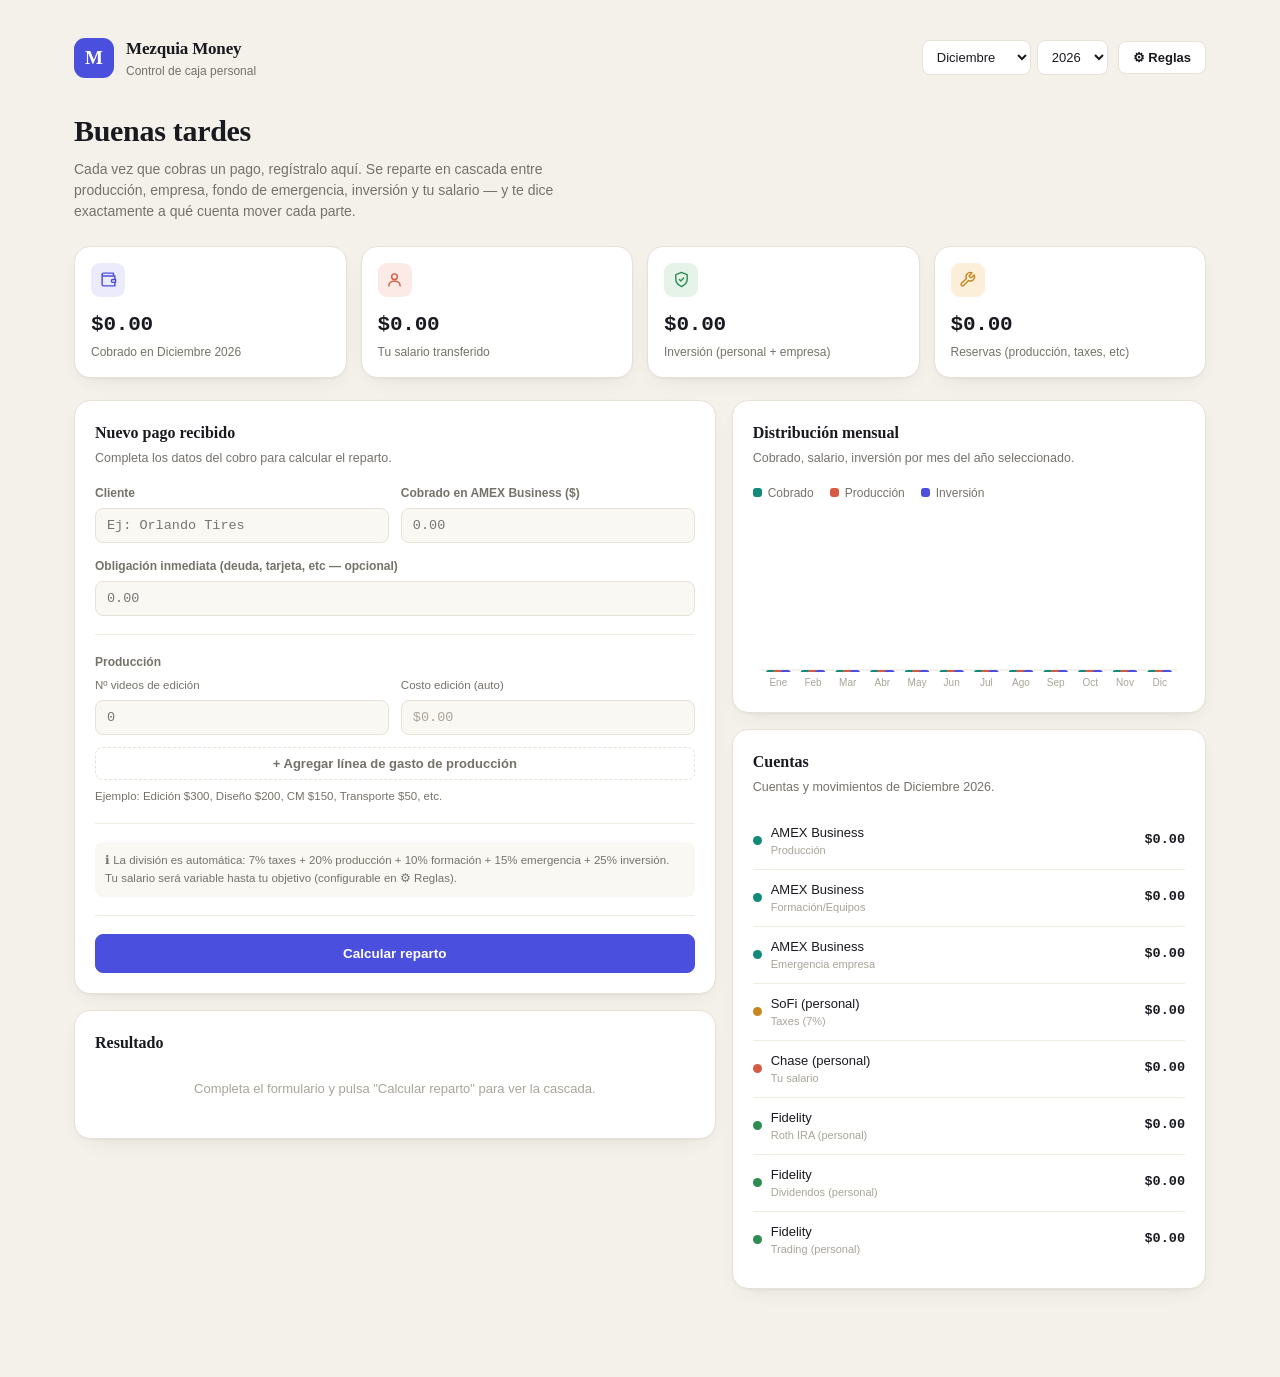
<file: Mezquia Money App/index.html>
<!DOCTYPE html>
<html lang="es">
<head>
<meta charset="UTF-8">
<meta name="viewport" content="width=device-width, initial-scale=1.0, viewport-fit=cover, user-scalable=no">
<meta name="description" content="Sistema de gestión de finanzas personales y empresariales para autónomos">
<meta name="theme-color" content="#4B4FDE">
<meta name="apple-mobile-web-app-capable" content="yes">
<meta name="apple-mobile-web-app-status-bar-style" content="black-translucent">
<meta name="apple-mobile-web-app-title" content="Mezquia Money">
<link rel="manifest" href="manifest.json">
<link rel="icon" href="data:image/svg+xml,<svg xmlns='http://www.w3.org/2000/svg' viewBox='0 0 180 180'><rect fill='%234B4FDE' width='180' height='180'/><text x='50%' y='50%' font-size='120' font-weight='700' text-anchor='middle' dy='.3em' fill='white' font-family='Georgia,serif'>M</text></svg>">
<link rel="apple-touch-icon" href="data:image/svg+xml,<svg xmlns='http://www.w3.org/2000/svg' viewBox='0 0 180 180'><rect fill='%234B4FDE' width='180' height='180'/><text x='50%' y='50%' font-size='120' font-weight='700' text-anchor='middle' dy='.3em' fill='white' font-family='Georgia,serif'>M</text></svg>">
<title>Mezquia Money — Control de Caja</title>
</head>
<body id="fin">
<style>
  :root{
    --bg:#F3F1EA;
    --surface:#FFFFFF;
    --surface-2:#FAF8F3;
    --ink:#191A1F;
    --ink-dim:#75726A;
    --ink-faint:#A8A49A;
    --line:#E7E2D6;
    --line-soft:#F0ECE1;
    --shadow:0 1px 2px rgba(25,20,10,.04), 0 8px 24px -12px rgba(25,20,10,.12);

    --indigo:#4B4FDE; --indigo-soft:#ECEBFC;
    --teal:#128A78; --teal-soft:#E3F4F0;
    --amber:#C6871F; --amber-soft:#FBEFDA;
    --green:#2C8C51; --green-soft:#E5F3E9;
    --coral:#D65B44; --coral-soft:#FBEAE5;

    --danger:#C6432F;
    --focus:#4B4FDE;

    --font-display:Georgia,"Iowan Old Style","Palatino Linotype","Times New Roman",serif;
    --font-body:-apple-system,BlinkMacSystemFont,"Segoe UI","Helvetica Neue",Arial,sans-serif;
    --font-mono:"SF Mono","Cascadia Code","Consolas","Liberation Mono",monospace;
  }
  :root[data-theme="dark"]{
    --bg:#14151A; --surface:#1B1D23; --surface-2:#20222A;
    --ink:#F1EFEA; --ink-dim:#9B978E; --ink-faint:#6C6A64;
    --line:#2C2E36; --line-soft:#24262E;
    --shadow:0 1px 2px rgba(0,0,0,.3), 0 8px 28px -12px rgba(0,0,0,.55);
    --indigo:#8C8FFF; --indigo-soft:#26273F;
    --teal:#3FC7AE; --teal-soft:#17322E;
    --amber:#E3A94A; --amber-soft:#332711;
    --green:#5BBE7E; --green-soft:#173420;
    --coral:#E88972; --coral-soft:#3A241E;
    --danger:#E5695A;
  }
  @media (prefers-color-scheme:dark){
    :root:not([data-theme="light"]){
      --bg:#14151A; --surface:#1B1D23; --surface-2:#20222A;
      --ink:#F1EFEA; --ink-dim:#9B978E; --ink-faint:#6C6A64;
      --line:#2C2E36; --line-soft:#24262E;
      --shadow:0 1px 2px rgba(0,0,0,.3), 0 8px 28px -12px rgba(0,0,0,.55);
      --indigo:#8C8FFF; --indigo-soft:#26273F;
      --teal:#3FC7AE; --teal-soft:#17322E;
      --amber:#E3A94A; --amber-soft:#332711;
      --green:#5BBE7E; --green-soft:#173420;
      --coral:#E88972; --coral-soft:#3A241E;
      --danger:#E5695A;
    }
  }
  *{box-sizing:border-box;}
  #fin{
    background:var(--bg); color:var(--ink); font-family:var(--font-body);
    min-height:100%; line-height:1.5; font-size:14px;
  }
  #fin .shell{ max-width:1180px; margin:0 auto; padding:28px 24px 64px; }

  #fin ::selection{ background:var(--indigo); color:#fff; }
  #fin *:focus-visible{ outline:2px solid var(--focus); outline-offset:2px; border-radius:4px; }

  /* ---------- header ---------- */
  #fin .topbar{ display:flex; align-items:center; justify-content:space-between; gap:16px; margin-bottom:28px; flex-wrap:wrap; }
  #fin .brand{ display:flex; align-items:center; gap:12px; }
  #fin .brand-mark{
    width:40px; height:40px; border-radius:11px; background:var(--indigo); color:#fff;
    display:flex; align-items:center; justify-content:center; font-family:var(--font-display);
    font-size:19px; font-weight:700; flex:none;
  }
  #fin .brand-name{ font-family:var(--font-display); font-size:17px; font-weight:700; letter-spacing:-.01em; }
  #fin .brand-sub{ font-size:12px; color:var(--ink-dim); }
  #fin .topbar-right{ display:flex; align-items:center; gap:10px; }
  #fin .period-picker{ display:flex; gap:6px; }
  #fin select{
    background:var(--surface); border:1px solid var(--line); color:var(--ink);
    border-radius:8px; padding:8px 10px; font-family:var(--font-body); font-size:13px; cursor:pointer;
  }
  #fin select:focus{ outline:none; border-color:var(--indigo); }
  #fin button{ font-family:var(--font-body); cursor:pointer; }
  #fin .btn{
    border-radius:8px; border:1px solid var(--line); background:var(--surface); color:var(--ink);
    padding:8px 14px; font-size:13px; font-weight:600; transition:border-color .15s,background .15s;
  }
  #fin .btn:hover{ border-color:var(--indigo); }
  #fin .btn-primary{ background:var(--indigo); border-color:var(--indigo); color:#fff; }
  #fin .btn-primary:hover{ background:#3d40c9; border-color:#3d40c9; }
  #fin .btn-danger{ color:var(--danger); }
  #fin .btn-danger:hover{ border-color:var(--danger); background:var(--coral-soft); }
  #fin .btn-block{ width:100%; padding:11px 14px; font-size:13.5px; }

  /* ---------- hero ---------- */
  #fin .hero{ margin-bottom:24px; }
  #fin .hero h1{ font-family:var(--font-display); font-size:30px; font-weight:700; letter-spacing:-.01em; text-wrap:balance; margin:0 0 6px; }
  #fin .hero p{ color:var(--ink-dim); font-size:14px; max-width:62ch; margin:0; }

  /* ---------- kpis ---------- */
  #fin .kpis{ display:grid; grid-template-columns:repeat(2,1fr); gap:14px; margin-bottom:22px; }
  @media(min-width:760px){ #fin .kpis{ grid-template-columns:repeat(4,1fr); } }
  #fin .kpi{ background:var(--surface); border:1px solid var(--line); border-radius:16px; padding:16px; box-shadow:var(--shadow); }
  #fin .kpi-icon{ width:34px; height:34px; border-radius:9px; display:flex; align-items:center; justify-content:center; margin-bottom:12px; }
  #fin .kpi-icon svg{ width:17px; height:17px; }
  #fin .kpi-val{ font-family:var(--font-mono); font-variant-numeric:tabular-nums; font-size:21px; font-weight:600; letter-spacing:-.01em; }
  #fin .kpi-label{ font-size:12px; color:var(--ink-dim); margin-top:3px; }

  /* ---------- layout grid ---------- */
  #fin .grid2{ display:grid; grid-template-columns:1fr; gap:16px; margin-bottom:16px; }
  @media(min-width:900px){ #fin .grid2{ grid-template-columns:1.15fr .85fr; align-items:start; } }
  #fin .stack{ display:flex; flex-direction:column; gap:16px; }

  #fin .card{ background:var(--surface); border:1px solid var(--line); border-radius:16px; padding:20px; box-shadow:var(--shadow); }
  #fin .card h3{ font-family:var(--font-display); font-size:16px; font-weight:700; margin:0 0 4px; }
  #fin .card-sub{ font-size:12.5px; color:var(--ink-dim); margin:0 0 16px; }

  #fin label{ display:block; font-size:12px; font-weight:600; color:var(--ink-dim); margin-bottom:6px; }
  #fin input[type=text], #fin input[type=number]{
    width:100%; background:var(--surface-2); border:1px solid var(--line); color:var(--ink);
    border-radius:8px; padding:9px 11px; font-family:var(--font-mono); font-size:13.5px;
  }
  #fin input:focus{ outline:none; border-color:var(--indigo); background:var(--surface); }
  #fin input:disabled{ color:var(--ink-faint); }
  #fin .field{ margin-bottom:14px; }
  #fin .row{ display:grid; grid-template-columns:1fr 1fr; gap:12px; }
  #fin .row3{ display:grid; grid-template-columns:1fr 96px 30px; gap:8px; align-items:end; }
  #fin .addrow-btn{ width:100%; margin-top:2px; border-style:dashed; color:var(--ink-dim); }
  #fin .addrow-btn:hover{ color:var(--indigo); }
  #fin .divider{ height:1px; background:var(--line-soft); margin:18px 0; }
  #fin .small{ font-size:11.5px; color:var(--ink-dim); }
  #fin .btn-ghost-icon{ border:none; background:transparent; padding:4px 8px; font-size:15px; color:var(--ink-faint); border-radius:6px; }
  #fin .btn-ghost-icon:hover{ color:var(--danger); background:var(--coral-soft); }

  #fin input[type=checkbox], #fin input[type=radio]{ width:auto; accent-color:var(--indigo); }
  #fin .check-label,#fin .radio-label{
    display:flex; align-items:center; gap:8px; font-size:13px; font-weight:400; color:var(--ink);
    margin-bottom:0; cursor:pointer;
  }

  /* ---------- config drawer ---------- */
  #fin .config-card{ border-color:var(--indigo); }
  #fin .config-head{ display:flex; justify-content:space-between; align-items:center; }

  /* ---------- result / cascade ---------- */
  #fin .empty{ color:var(--ink-faint); font-size:13px; padding:20px 0; text-align:center; }
  #fin .step{
    display:grid; grid-template-columns:20px 1fr auto; gap:12px; align-items:start;
    padding:11px 0; border-bottom:1px dashed var(--line-soft);
  }
  #fin .step:last-child{ border-bottom:none; }
  #fin .step .num{ font-family:var(--font-mono); color:var(--ink-faint); font-size:11px; padding-top:2px; }
  #fin .step .label{ font-size:13.5px; font-weight:600; }
  #fin .step .sub{ font-size:11.5px; color:var(--ink-dim); margin-top:2px; }
  #fin .step .amt{ font-family:var(--font-mono); font-variant-numeric:tabular-nums; font-size:14px; text-align:right; white-space:nowrap; }
  #fin .amt.neg{ color:var(--danger); }
  #fin .amt.pos{ color:var(--teal); font-weight:600; }
  #fin .amt.neutral{ color:var(--ink-faint); }
  #fin .warn{ background:var(--coral-soft); border:1px solid var(--coral); color:var(--danger); border-radius:10px; padding:10px 14px; font-size:12.5px; margin-bottom:14px; }

  #fin .destino{ background:var(--surface-2); border:1px solid var(--line); border-radius:12px; padding:14px 16px; margin-top:14px; }
  #fin .destino h4{ font-size:11px; font-family:var(--font-body); text-transform:uppercase; letter-spacing:.06em; color:var(--ink-dim); margin:0 0 10px; font-weight:700; }
  #fin .destino .line{ display:flex; justify-content:space-between; align-items:baseline; font-size:13.5px; padding:5px 0; gap:10px; }
  #fin .destino .line .path{ color:var(--ink-dim); font-size:11.5px; }
  #fin .destino .line .amt{ font-size:13.5px; }

  /* ---------- chart ---------- */
  #fin .chart-legend{ display:flex; gap:16px; margin-bottom:10px; flex-wrap:wrap; }
  #fin .legend-item{ display:flex; align-items:center; gap:6px; font-size:12px; color:var(--ink-dim); }
  #fin .legend-dot{ width:9px; height:9px; border-radius:3px; flex:none; }
  #fin canvas#trendChart{ width:100%; height:180px; display:block; }

  /* ---------- accounts panel ---------- */
  #fin .acct-row{ display:flex; align-items:center; justify-content:space-between; padding:10px 0; border-bottom:1px solid var(--line-soft); gap:10px; }
  #fin .acct-row:last-child{ border-bottom:none; }
  #fin .acct-name{ display:flex; align-items:center; gap:9px; font-size:13px; }
  #fin .acct-dot{ width:9px; height:9px; border-radius:50%; flex:none; }
  #fin .acct-role{ font-size:11px; color:var(--ink-faint); }
  #fin .acct-val{ font-family:var(--font-mono); font-variant-numeric:tabular-nums; font-size:13.5px; font-weight:600; }

  /* ---------- history table ---------- */
  #fin .history-head{ display:flex; justify-content:space-between; align-items:center; margin-bottom:14px; flex-wrap:wrap; gap:10px; }
  #fin table{ width:100%; border-collapse:collapse; font-size:12.5px; }
  #fin th{ text-align:left; font-size:10.5px; text-transform:uppercase; letter-spacing:.05em; color:var(--ink-faint); font-weight:700; padding:8px 10px; border-bottom:1px solid var(--line); }
  #fin td{ padding:9px 10px; border-bottom:1px solid var(--line-soft); font-family:var(--font-mono); font-variant-numeric:tabular-nums; }
  #fin tr:hover td{ background:var(--surface-2); }
  #fin .table-wrap{ overflow-x:auto; }

  #fin details.year-group{ margin-bottom:12px; border:1px solid var(--line); border-radius:12px; padding:12px 16px; background:var(--surface-2); }
  #fin details.year-group > summary{ font-family:var(--font-display); font-size:17px; font-weight:700; cursor:pointer; list-style:none; color:var(--indigo); }
  #fin details.year-group > summary::-webkit-details-marker{ display:none; }
  #fin details.year-group > summary::before{ content:'▸ '; color:var(--ink-faint); font-family:var(--font-body); }
  #fin details.year-group[open] > summary::before{ content:'▾ '; }
  #fin details.month-group{ margin:10px 0 0 10px; border-left:2px solid var(--line); padding-left:14px; }
  #fin details.month-group > summary{ font-family:var(--font-mono); font-size:12.5px; cursor:pointer; list-style:none; padding:5px 0; color:var(--ink); }
  #fin details.month-group > summary::-webkit-details-marker{ display:none; }
  #fin details.month-group > summary::before{ content:'▸ '; color:var(--ink-faint); font-family:var(--font-body); }
  #fin details.month-group[open] > summary::before{ content:'▾ '; }
</style>

<div id="fin">
  <div class="shell">

    <header class="topbar">
      <div class="brand">
        <span class="brand-mark">M</span>
        <div>
          <div class="brand-name">Mezquia Money</div>
          <div class="brand-sub">Control de caja personal</div>
        </div>
      </div>
      <div class="topbar-right">
        <div class="period-picker">
          <select id="inMesNum" aria-label="Mes"></select>
          <select id="inAnio" aria-label="Año"></select>
        </div>
        <button class="btn" id="configToggle" type="button">⚙ Reglas</button>
      </div>
    </header>

    <section class="hero">
      <h1 id="heroTitle">Buenos días</h1>
      <p>Cada vez que cobras un pago, regístralo aquí. Se reparte en cascada entre producción, empresa, fondo de emergencia, inversión y tu salario — y te dice exactamente a qué cuenta mover cada parte.</p>
    </section>

    <div id="loadingMsg" class="small">Cargando datos guardados…</div>

    <div id="appBody" style="display:none">

      <section class="kpis" id="kpiRow"></section>

      <div class="card config-card" id="configCard" style="display:none; margin-bottom:16px;">
        <div class="config-head">
          <div>
            <h3>División de pagos (modelo 2026)</h3>
            <p class="card-sub">Los porcentajes están optimizados según el modelo de autónomo. Solo puedes ajustar el costo de video y salario objetivo.</p>
          </div>
        </div>

        <div style="background:var(--surface-2); border-radius:8px; padding:12px; margin-bottom:16px;">
          <div style="font-size:12px; color:var(--ink-dim); font-weight:600; margin-bottom:8px;">DIVISIÓN AUTOMÁTICA DE CADA PAGO:</div>
          <div style="display:grid; grid-template-columns:1fr 1fr; gap:10px; font-size:13px;">
            <div>✓ 7% → SoFi (Taxes)</div>
            <div>✓ 20% → AMEX (Producción)</div>
            <div>✓ 10% → AMEX (Formación/Equipos)</div>
            <div>✓ 15% → AMEX (Emergencia empresa)</div>
            <div>✓ 25% → Fidelity (Inversión personal)</div>
            <div>✓ Resto → Chase (Tu salario, máx $1,500)</div>
          </div>
        </div>

        <div class="divider"></div>

        <div style="margin-bottom:14px;">
          <div style="font-size:12px; font-weight:600; color:var(--ink-dim); margin-bottom:10px; text-transform:uppercase; letter-spacing:.05em;">Porcentajes de división:</div>
          <div class="row" style="margin-bottom:10px;">
            <div class="field" style="margin-bottom:0;">
              <label>% Taxes (SoFi)</label>
              <input type="number" id="cfgPctTaxes" value="7" min="0" max="100" step="0.5">
            </div>
            <div class="field" style="margin-bottom:0;">
              <label>% Producción (AMEX)</label>
              <input type="number" id="cfgPctProduccion" value="20" min="0" max="100" step="0.5">
            </div>
          </div>
          <div class="row" style="margin-bottom:10px;">
            <div class="field" style="margin-bottom:0;">
              <label>% Formación/Equipos (AMEX)</label>
              <input type="number" id="cfgPctFormacion" value="10" min="0" max="100" step="0.5">
            </div>
            <div class="field" style="margin-bottom:0;">
              <label>% Emergencia (AMEX)</label>
              <input type="number" id="cfgPctEmergencia" value="15" min="0" max="100" step="0.5">
            </div>
          </div>
          <div class="row">
            <div class="field" style="margin-bottom:0;">
              <label>% Inversión (Fidelity)</label>
              <input type="number" id="cfgPctInversion" value="25" min="0" max="100" step="0.5">
            </div>
            <div class="field" style="margin-bottom:0;">
              <label>Salario objetivo ($)</label>
              <input type="number" id="cfgSalarioObjetivo" value="1500" min="0" step="50">
            </div>
          </div>
        </div>

        <div class="divider"></div>

        <div style="margin-bottom:14px;">
          <div style="font-size:12px; font-weight:600; color:var(--ink-dim); margin-bottom:10px; text-transform:uppercase; letter-spacing:.05em;">Otros parámetros:</div>
          <div class="field">
            <label>Costo por video (edición)</label>
            <input type="number" id="cfgCostoVideo" value="30" min="0" step="5">
            <div class="small" style="margin-top:4px;">Se multiplica por el número de videos en cada pago</div>
          </div>
        </div>

        <div class="small" style="background:var(--coral-soft); border-left:3px solid var(--coral); padding:8px 10px; border-radius:4px; margin-bottom:14px;">
          ⚠ Total de porcentajes: <span id="totalPct">77</span>% (resto → salario)
        </div>

        <button class="btn btn-primary" id="saveConfigBtn" type="button">Guardar ajustes</button>
        <input type="file" id="csvImportInput" accept=".csv" style="display:none;">
        <button class="btn" id="importCsvBtn" type="button" style="margin-top:8px;">📥 Importar historial CSV</button>
      </div>

      <div class="grid2">
        <div class="stack">
          <div class="card">
            <h3>Nuevo pago recibido</h3>
            <p class="card-sub">Completa los datos del cobro para calcular el reparto.</p>

            <div class="row">
              <div class="field">
                <label>Cliente</label>
                <input type="text" id="inCliente" placeholder="Ej: Orlando Tires">
              </div>
              <div class="field">
                <label>Cobrado en AMEX Business ($)</label>
                <input type="number" id="inCobrado" placeholder="0.00">
              </div>
            </div>

            <div class="field">
              <label>Obligación inmediata (deuda, tarjeta, etc — opcional)</label>
              <input type="number" id="inDeuda" placeholder="0.00">
            </div>

            <div class="divider"></div>

            <label>Producción</label>
            <div class="row" style="margin-bottom:10px;">
              <div class="field" style="margin-bottom:0;">
                <label class="small" style="font-weight:400;">Nº videos de edición</label>
                <input type="number" id="inVideos" placeholder="0">
              </div>
              <div class="field" style="margin-bottom:0;">
                <label class="small" style="font-weight:400;">Costo edición (auto)</label>
                <input type="text" id="inEdicionAuto" disabled value="$0.00">
              </div>
            </div>

            <div id="otrosGastosWrap"></div>
            <button class="btn addrow-btn" id="addGastoBtn" type="button">+ Agregar línea de gasto de producción</button>
            <div class="small" style="margin-top:8px; color:var(--ink-dim);">Ejemplo: Edición $300, Diseño $200, CM $150, Transporte $50, etc.</div>

            <div class="divider"></div>
            <div class="small" style="padding:10px; background:var(--surface-2); border-radius:8px; margin-bottom:16px;">
              ℹ La división es automática: 7% taxes + 20% producción + 10% formación + 15% emergencia + 25% inversión. Tu salario será variable hasta tu objetivo (configurable en ⚙ Reglas).
            </div>
            <div class="divider"></div>
            <button class="btn btn-primary btn-block" id="calcularBtn" type="button">Calcular reparto</button>
          </div>

          <div class="card" id="resultCard">
            <h3>Resultado</h3>
            <div class="empty" id="resultEmpty">Completa el formulario y pulsa "Calcular reparto" para ver la cascada.</div>
            <div id="resultBody" style="display:none;"></div>
          </div>
        </div>

        <div class="stack">
          <div class="card">
            <h3 id="chartTitle">Distribución mensual</h3>
            <p class="card-sub">Cobrado, salario, inversión por mes del año seleccionado.</p>
            <div class="chart-legend">
              <span class="legend-item"><span class="legend-dot" style="background:var(--teal)"></span>Cobrado</span>
              <span class="legend-item"><span class="legend-dot" style="background:var(--coral)"></span>Producción</span>
              <span class="legend-item"><span class="legend-dot" style="background:var(--indigo)"></span>Inversión</span>
            </div>
            <canvas id="trendChart" width="600" height="180"></canvas>
          </div>

          <div class="card">
            <h3>Cuentas</h3>
            <p class="card-sub" id="acctSub">Movimientos del mes seleccionado.</p>
            <div id="acctList"></div>
          </div>
        </div>
      </div>

    </div>
  </div>
</div>

<script>
(function(){
  const CFG_KEY = 'mm_config_v1';
  const HIST_KEY = 'mm_history_v1';

  let config = { costoVideo:30, salarioObjetivo:1500, pctTaxes:7, pctProduccion:20, pctFormacion:10, pctEmergencia:15, pctInversion:25 };
  let history = [];
  let otrosGastos = [];
  let gastoIdSeq = 1;
  let lastCalc = null;

  const $ = (id) => document.getElementById(id);
  const fmt = (n) => {
    if (isNaN(n)) n = 0;
    return '$' + n.toLocaleString('en-US', {minimumFractionDigits:2, maximumFractionDigits:2});
  };
  const fmtShort = (n) => {
    if (isNaN(n)) n = 0;
    const abs = Math.abs(n);
    if(abs>=1000) return (n/1000).toFixed(1).replace(/\.0$/,'') + 'k';
    return Math.round(n).toString();
  };

  const MESES_ES = ['Enero','Febrero','Marzo','Abril','Mayo','Junio','Julio','Agosto','Septiembre','Octubre','Noviembre','Diciembre'];
  const MESES_CORTO = ['Ene','Feb','Mar','Abr','May','Jun','Jul','Ago','Sep','Oct','Nov','Dic'];

  function monthLabel(key){
    if(!key || key==='0000-00') return 'Sin mes registrado';
    const [y,m] = key.split('-').map(Number);
    return `${MESES_ES[m-1]} ${y}`;
  }
  function getMesKey(){ return `${$('inAnio').value}-${$('inMesNum').value}`; }

  function populateMesSelects(){
    const anioSel = $('inAnio');
    const now = new Date();
    const startY = now.getFullYear() - 1, endY = now.getFullYear() + 5;
    const years = [];
    for(let y=startY; y<=endY; y++) years.push(y);
    anioSel.innerHTML = years.map(y=>`<option value="${y}">${y}</option>`).join('');
    anioSel.value = now.getFullYear();

    const mesSel = $('inMesNum');
    mesSel.innerHTML = MESES_ES.map((n,i)=>`<option value="${String(i+1).padStart(2,'0')}">${n}</option>`).join('');
    mesSel.value = String(now.getMonth()+1).padStart(2,'0');

    anioSel.addEventListener('change', ()=>{ renderAll(); });
    mesSel.addEventListener('change', ()=>{ renderAll(); });

    const hour = now.getHours();
    $('heroTitle').textContent = hour < 12 ? 'Buenos días' : hour < 19 ? 'Buenas tardes' : 'Buenas noches';
  }

  function loadData(){
    try{
      const c = localStorage.getItem(CFG_KEY);
      if(c) config = JSON.parse(c);
    }catch(e){ /* no config saved yet */ }
    try{
      const h = localStorage.getItem(HIST_KEY);
      if(h) history = JSON.parse(h);
    }catch(e){ history = []; }

    $('cfgCostoVideo').value = config.costoVideo;
    $('cfgSalarioObjetivo').value = config.salarioObjetivo;
    $('cfgPctTaxes').value = config.pctTaxes;
    $('cfgPctProduccion').value = config.pctProduccion;
    $('cfgPctFormacion').value = config.pctFormacion;
    $('cfgPctEmergencia').value = config.pctEmergencia;
    $('cfgPctInversion').value = config.pctInversion;

    populateMesSelects();
    updateTotalPct();

    $('loadingMsg').style.display = 'none';
    $('appBody').style.display = 'block';
    renderAll();
  }

  function renderAll(){
    renderProductionDashboard();
    renderHistory();
    renderKpis();
    renderAccounts();
    renderChart();
  }


  function saveConfig(){
    config = {
      costoVideo: parseFloat($('cfgCostoVideo').value)||30,
      salarioObjetivo: parseFloat($('cfgSalarioObjetivo').value)||1500,
      pctTaxes: parseFloat($('cfgPctTaxes').value)||7,
      pctProduccion: parseFloat($('cfgPctProduccion').value)||20,
      pctFormacion: parseFloat($('cfgPctFormacion').value)||10,
      pctEmergencia: parseFloat($('cfgPctEmergencia').value)||15,
      pctInversion: parseFloat($('cfgPctInversion').value)||25,
    };
    try{ localStorage.setItem(CFG_KEY, JSON.stringify(config)); }catch(e){ console.error('No se pudo guardar la configuración', e); }
  }

  function updateTotalPct(){
    const total = (parseFloat($('cfgPctTaxes').value)||7) +
                  (parseFloat($('cfgPctProduccion').value)||20) +
                  (parseFloat($('cfgPctFormacion').value)||10) +
                  (parseFloat($('cfgPctEmergencia').value)||15) +
                  (parseFloat($('cfgPctInversion').value)||25);
    $('totalPct').textContent = total.toFixed(1);
  }
  function saveHistory(){
    try{ localStorage.setItem(HIST_KEY, JSON.stringify(history)); }catch(e){ console.error('No se pudo guardar el historial', e); }
  }

  $('configToggle').addEventListener('click', ()=>{
    const card = $('configCard');
    card.style.display = card.style.display === 'none' ? 'block' : 'none';
  });
  $('saveConfigBtn').addEventListener('click', ()=>{
    saveConfig();
    $('saveConfigBtn').textContent = 'Guardado ✓';
    setTimeout(()=>{ $('saveConfigBtn').textContent = 'Guardar ajustes'; }, 1400);
  });

  ['cfgPctTaxes', 'cfgPctProduccion', 'cfgPctFormacion', 'cfgPctEmergencia', 'cfgPctInversion'].forEach(id=>{
    $(id).addEventListener('input', updateTotalPct);
  });

  function parseCsv(text){
    const lines = text.split('\n').map(l=>l.trim()).filter(l=>l);
    const rows = [];
    let current = [];
    let inQuotes = false;
    let line = '';

    for(let i=0; i<text.length; i++){
      const char = text[i];
      if(char === '"'){
        inQuotes = !inQuotes;
      } else if(char === ',' && !inQuotes){
        current.push(line.trim());
        line = '';
      } else if((char === '\n' || char === '\r') && !inQuotes){
        if(line) current.push(line.trim());
        if(current.length > 0) rows.push(current);
        current = [];
        line = '';
      } else {
        line += char;
      }
    }
    if(line) current.push(line.trim());
    if(current.length > 0) rows.push(current);
    return rows;
  }

  function extractCsvPayments(rows){
    const payments = [];
    const meses = {enero:'01', febrero:'02', marzo:'03', abril:'04', mayo:'05', junio:'06',
                   julio:'07', agosto:'08', septiembre:'09', octubre:'10', noviembre:'11', diciembre:'12'};

    rows.forEach((row, idx) => {
      if(idx < 2 || row.length < 7) return;
      const mesStr = (row[0]||'').toLowerCase();
      const mes = meses[mesStr];
      if(!mes) return;

      const cliente = (row[1]||'').trim();
      if(!cliente || cliente.length < 2) return;

      let cobrado = (row[6]||'').replace(/[\$,]/g, '');
      cobrado = parseFloat(cobrado) || 0;
      if(cobrado <= 0) return;

      payments.push({
        mes: '2026-' + mes,
        cliente: cliente,
        cobrado: cobrado,
        produccionTotal: 0
      });
    });
    return payments;
  }

  $('importCsvBtn').addEventListener('click', ()=>{
    $('csvImportInput').click();
  });

  $('csvImportInput').addEventListener('change', (e)=>{
    const file = e.target.files[0];
    if(!file) return;
    const reader = new FileReader();
    reader.onload = (ev) => {
      try{
        const csv = ev.target.result;
        const rows = parseCsv(csv);
        const payments = extractCsvPayments(rows);

        if(payments.length === 0){
          alert('No se encontraron pagos válidos en el CSV');
          return;
        }

        let added = 0;
        payments.forEach(p => {
          const existing = history.find(h => h.mes === p.mes && h.cliente === p.cliente);
          if(!existing){
            history.unshift({
              mes: p.mes,
              cliente: p.cliente,
              cobrado: p.cobrado,
              deuda: 0,
              produccionTotal: p.produccionTotal,
              neto: p.cobrado - p.produccionTotal,
              videos: 0,
              edicion: 0,
              otrosDetalle: [],
              taxes: 0,
              formacionReserva: 0,
              emergenciaReserva: 0,
              inversionPersonal: 0,
              salario: 0,
              invEmpresa: 0
            });
            added++;
          }
        });

        if(added > 0){
          saveHistory();
          renderAll();
          alert(`Importados ${added} pagos del historial`);
        } else {
          alert('Todos los pagos ya existen en el historial');
        }
      } catch(err) {
        alert('Error al importar CSV: ' + err.message);
      }
    };
    reader.readAsText(file);
  });

  $('inVideos').addEventListener('input', updateEdicionAuto);
  function updateEdicionAuto(){
    const n = parseFloat($('inVideos').value)||0;
    $('inEdicionAuto').value = fmt(n * config.costoVideo);
  }

  function renderGastos(){
    const wrap = $('otrosGastosWrap');
    wrap.innerHTML = '';
    otrosGastos.forEach(g=>{
      const row = document.createElement('div');
      row.className = 'row3';
      row.style.marginBottom = '8px';
      row.innerHTML = `
        <div class="field" style="margin-bottom:0;">
          <input type="text" placeholder="Categoría (ej: Diseño)" data-id="${g.id}" data-f="cat" value="${g.categoria||''}">
        </div>
        <div class="field" style="margin-bottom:0;">
          <input type="number" placeholder="$" data-id="${g.id}" data-f="monto" value="${g.monto||''}">
        </div>
        <button class="btn-ghost-icon" data-del="${g.id}" title="Eliminar" type="button">✕</button>
      `;
      wrap.appendChild(row);
    });
    wrap.querySelectorAll('input').forEach(inp=>{
      inp.addEventListener('input', (e)=>{
        const id = parseInt(e.target.dataset.id);
        const f = e.target.dataset.f;
        const g = otrosGastos.find(x=>x.id===id);
        if(!g) return;
        if(f==='cat') g.categoria = e.target.value;
        else g.monto = parseFloat(e.target.value)||0;
      });
    });
    wrap.querySelectorAll('[data-del]').forEach(btn=>{
      btn.addEventListener('click', ()=>{
        otrosGastos = otrosGastos.filter(x=>x.id!==parseInt(btn.dataset.del));
        renderGastos();
      });
    });
  }
  $('addGastoBtn').addEventListener('click', ()=>{
    otrosGastos.push({id:gastoIdSeq++, categoria:'', monto:0});
    renderGastos();
  });

  function calcular(){
    const cliente = $('inCliente').value.trim() || 'Sin nombre';
    const cobrado = parseFloat($('inCobrado').value)||0;
    const deuda = parseFloat($('inDeuda').value)||0;

    // PASO 1: Obligaciones inmediatas
    const disponible = cobrado - deuda;

    // PASO 2: Producción REAL (edición + otros gastos especificados)
    const videos = parseFloat($('inVideos').value)||0;
    const edicion = videos * config.costoVideo;
    const otros = otrosGastos.reduce((s,g)=>s+(g.monto||0),0);
    const produccionTotal = edicion + otros;

    // PASO 3: NETO (después de restar producción real)
    const neto = disponible - produccionTotal;

    // PASO 4: Porcentajes se aplican al NETO (no al cobrado)
    const taxPct = config.pctTaxes;
    const formacionPct = config.pctFormacion;
    const emergenciaPct = config.pctEmergencia;
    const inversionPersonalPct = config.pctInversion;

    const taxes = neto * (taxPct/100);
    const formacionReserva = neto * (formacionPct/100);
    const emergenciaReserva = neto * (emergenciaPct/100);
    const inversionPersonal = neto * (inversionPersonalPct/100);

    // Inversión personal (60 Roth + 25 dividendos + 15 trading)
    const invRoth = inversionPersonal * 0.60;
    const invDividendosPersonal = inversionPersonal * 0.25;
    const invTradingPersonal = inversionPersonal * 0.15;

    // Salario variable (residuo después de descontar los %)
    const totalPctAplicado = taxPct + formacionPct + emergenciaPct + inversionPersonalPct;
    const resto = neto * ((100 - totalPctAplicado) / 100);
    const salarioMaximo = config.salarioObjetivo || 1500;
    const salario = Math.min(resto, salarioMaximo);

    // Excedente empresa (inversión empresarial)
    const invEmpresa = Math.max(resto - salarioMaximo, 0);
    const invEmpresaSP500 = invEmpresa * 0.60;
    const invEmpresaDividendos = invEmpresa * 0.25;
    const invEmpresaCrecimiento = invEmpresa * 0.15;

    // Calcular % real de producción
    const produccionPctReal = (produccionTotal / cobrado) * 100;

    // Distribución del salario personal (50% gastos + 40% ocio, inversión ya separada)
    const gastosPers = salario * 0.50;
    const ocioPers = salario * 0.40;
    const formacionPers = salario * 0.10; // Este sale de Chase pero es aparte

    lastCalc = {
      cliente, cobrado, deuda, videos, edicion, otros, otrosDetalle:[...otrosGastos],
      produccionTotal, neto,
      taxes, formacionReserva, emergenciaReserva,
      inversionPersonal, invRoth, invDividendosPersonal, invTradingPersonal,
      salario, gastosPers, ocioPers, formacionPers,
      invEmpresa, invEmpresaSP500, invEmpresaDividendos, invEmpresaCrecimiento,
      produccionPctReal,
      mes: getMesKey(), date: new Date().toISOString()
    };
    renderResult(lastCalc);
  }

  function renderResult(c){
    $('resultEmpty').style.display = 'none';
    const body = $('resultBody');
    body.style.display = 'block';

    let warnHtml = '';
    if(c.cobrado < c.produccionTotal){
      warnHtml = `<div class="warn">⚠ El cobro no alcanza para cubrir la producción reservada. Revisa los montos antes de mover dinero.</div>`;
    }

    const steps = [
      c.deuda>0 ? {n:'0', label:'Obligación inmediata pagada primero', sub:'Deuda / tarjeta de crédito', amt:-c.deuda} : null,
      {n:'1', label:'Producción (costo real)', sub:`Edición: ${c.videos} video(s) × ${fmt(config.costoVideo)} = ${fmt(c.edicion)}` + (c.otros>0 ? ` · Otros gastos: ${fmt(c.otros)}` : '') + ` (${c.produccionPctReal.toFixed(1)}% del cobrado)`, amt:-c.produccionTotal},
      {n:'—', label:'NETO (después de producción)', sub:'Base para aplicar los porcentajes', amt:c.neto, bold:true},
      {n:'2', label:`Taxes (${config.pctTaxes}% del neto)`, sub:'Guardado en SoFi para pagar al final del año', amt:-c.taxes},
      {n:'3', label:`Formación/Equipos (${config.pctFormacion}% del neto)`, sub:'Se acumula en AMEX para cursos y equipos de trabajo', amt:-c.formacionReserva},
      {n:'4', label:`Emergencia empresa (${config.pctEmergencia}% del neto)`, sub:'Fondo de contingencia 2-3 meses en AMEX Business', amt:-c.emergenciaReserva},
      {n:'5', label:`Inversión personal (${config.pctInversion}% del neto)`, sub:'Fidelity: 60% Roth + 25% dividendos + 15% trading', amt:-c.inversionPersonal},
      {n:'6', label:`Tu salario (variable, máx $1,500)`, sub:'Transferido a Chase para gastos personales', amt:-c.salario},
      c.invEmpresa>0 ? {n:'7', label:'Excedente inversión empresa', sub:'60% S&P500 + 25% dividendos + 15% crecimiento → Fidelity', amt:-c.invEmpresa} : null,
    ].filter(Boolean);

    let stepsHtml = steps.map(s=>`
      <div class="step">
        <div class="num">${s.n}</div>
        <div>
          <div class="label" style="${s.bold?'font-weight:700;':''}">${s.label}</div>
          <div class="sub">${s.sub}</div>
        </div>
        <div class="amt ${s.bold ? 'pos' : (s.amt<0?'neg':'pos')}">${s.amt<0?'-':''}${fmt(Math.abs(s.amt))}</div>
      </div>
    `).join('');

    const destinoHtml = `
      <div class="destino">
        <h4>Distribución de dinero</h4>
        <div class="line"><span>AMEX Business <span class="path">producción real</span></span><span class="amt">${fmt(c.produccionTotal)}</span></div>
        <div class="line"><span>SOFI (personal) <span class="path">taxes ${config.pctTaxes}%</span></span><span class="amt">${fmt(c.taxes)}</span></div>
        <div class="line"><span>AMEX Business <span class="path">formación + emergencia</span></span><span class="amt">${fmt(c.formacionReserva + c.emergenciaReserva)}</span></div>
        <div class="line"><span>FIDELITY - Inversión Personal <span class="path">60% Roth IRA</span></span><span class="amt">${fmt(c.invRoth)}</span></div>
        <div class="line"><span>FIDELITY - Inversión Personal <span class="path">25% dividendos</span></span><span class="amt">${fmt(c.invDividendosPersonal)}</span></div>
        <div class="line"><span>FIDELITY - Inversión Personal <span class="path">15% trading</span></span><span class="amt">${fmt(c.invTradingPersonal)}</span></div>
        <div class="line"><span>CHASE (personal) <span class="path">tu salario</span></span><span class="amt">${fmt(c.salario)}</span></div>
        <div style="border-top:1px solid var(--line-soft); margin-top:8px; padding-top:8px;">
          <div class="line" style="font-weight:700; font-size:14px;">
            <span>TOTAL CHASE <span class="path">(salario + inversión personal)</span></span>
            <span class="amt" style="color:var(--indigo);">${fmt(c.salario + c.inversionPersonal)}</span>
          </div>
        </div>
        <div style="border-top:1px solid var(--line-soft); margin-top:12px; padding-top:12px;">
          <div class="line" style="font-weight:700; font-size:14px;">
            <span>TOTAL FIDELITY <span class="path">(inversión total)</span></span>
            <span class="amt" style="color:var(--indigo);">${fmt((c.inversionPersonal||0) + (c.invEmpresa||0))}</span>
          </div>
        </div>
      </div>
    `;

    const desglosePersonal = `
      <div class="destino" style="margin-top:16px;">
        <h4>Tu salario personal - Desglose 50/40</h4>
        <div class="line"><span>Gastos esenciales (50%) <span class="path">renta, comida, coche, etc</span></span><span class="amt">${fmt(c.gastosPers)}</span></div>
        <div class="line"><span>Ocio controlado (40%) <span class="path">diversión, compras personales</span></span><span class="amt">${fmt(c.ocioPers)}</span></div>
        <div class="line"><span>Formación personal (10%) <span class="path">pagos a plataformas/cursos</span></span><span class="amt">${fmt(c.formacionPers)}</span></div>
      </div>
    `;

    body.innerHTML = warnHtml + `<div style="margin-bottom:4px;">${stepsHtml}</div>` + destinoHtml + desglosePersonal +
      `<button class="btn btn-primary btn-block" id="guardarPagoBtn" type="button" style="margin-top:16px;">Guardar este pago en el historial</button>`;

    $('guardarPagoBtn').addEventListener('click', ()=>{
      history.unshift(lastCalc);
      saveHistory();
      renderAll();
      $('guardarPagoBtn').textContent = 'Guardado ✓';
      $('guardarPagoBtn').disabled = true;
    });
  }

  $('calcularBtn').addEventListener('click', calcular);

  /* ---------- KPI cards ---------- */
  const ICONS = {
    wallet: '<svg viewBox="0 0 24 24" fill="none" stroke="currentColor" stroke-width="2" stroke-linecap="round" stroke-linejoin="round"><path d="M21 12V7H5a2 2 0 0 1 0-4h14v4"/><path d="M3 5v14a2 2 0 0 0 2 2h16v-5"/><path d="M18 12a2 2 0 0 0 0 4h4v-4Z"/></svg>',
    tool: '<svg viewBox="0 0 24 24" fill="none" stroke="currentColor" stroke-width="2" stroke-linecap="round" stroke-linejoin="round"><path d="M14.7 6.3a1 1 0 0 0 0 1.4l1.6 1.6a1 1 0 0 0 1.4 0l3.77-3.77a6 6 0 0 1-7.94 7.94l-6.91 6.91a2.12 2.12 0 0 1-3-3l6.91-6.91a6 6 0 0 1 7.94-7.94l-3.76 3.76z"/></svg>',
    shield: '<svg viewBox="0 0 24 24" fill="none" stroke="currentColor" stroke-width="2" stroke-linecap="round" stroke-linejoin="round"><path d="M12 22s8-4 8-10V5l-8-3-8 3v7c0 6 8 10 8 10Z"/><path d="m9 12 2 2 4-4"/></svg>',
    user: '<svg viewBox="0 0 24 24" fill="none" stroke="currentColor" stroke-width="2" stroke-linecap="round" stroke-linejoin="round"><circle cx="12" cy="8" r="4"/><path d="M4 21c0-4 3.6-7 8-7s8 3 8 7"/></svg>',
  };

  function renderKpis(){
    const activeMes = getMesKey();
    const filtered = history.filter(c => c.mes === activeMes);
    const t = filtered.reduce((acc,c)=>{
      acc.cobrado += c.cobrado||0;
      acc.salario += c.salario||0;
      acc.inversion += (c.inversionPersonal||0) + (c.invEmpresa||0);
      acc.reservas += (c.produccionTotal||0) + (c.formacionReserva||0) + (c.emergenciaReserva||0) + (c.taxes||0);
      return acc;
    }, {cobrado:0,salario:0,inversion:0,reservas:0});

    const cards = [
      {label:`Cobrado en ${monthLabel(activeMes)}`, val:t.cobrado, icon:'wallet', bg:'var(--indigo-soft)', fg:'var(--indigo)'},
      {label:'Tu salario transferido', val:t.salario, icon:'user', bg:'var(--coral-soft)', fg:'var(--coral)'},
      {label:'Inversión (personal + empresa)', val:t.inversion, icon:'shield', bg:'var(--green-soft)', fg:'var(--green)'},
      {label:'Reservas (producción, taxes, etc)', val:t.reservas, icon:'tool', bg:'var(--amber-soft)', fg:'var(--amber)'},
    ];
    $('kpiRow').innerHTML = cards.map(k=>`
      <div class="kpi">
        <div class="kpi-icon" style="background:${k.bg}; color:${k.fg};">${ICONS[k.icon]}</div>
        <div class="kpi-val">${fmt(k.val)}</div>
        <div class="kpi-label">${k.label}</div>
      </div>
    `).join('');
  }

  /* ---------- accounts panel ---------- */
  function renderAccounts(){
    const activeMes = getMesKey();
    const filtered = history.filter(c => c.mes === activeMes);
    const t = filtered.reduce((acc,c)=>{
      acc.amexProduccion += c.produccionTotal||0;
      acc.amexFormacion += c.formacionReserva||0;
      acc.amexEmergencia += c.emergenciaReserva||0;
      acc.sofiTaxes += c.taxes||0;
      acc.chasePersonal += c.salario||0;
      acc.fidelityRoth += c.invRoth||0;
      acc.fidelityDivPersonal += c.invDividendosPersonal||0;
      acc.fidelityTradingPersonal += c.invTradingPersonal||0;
      acc.fidelitySP500 += c.invEmpresaSP500||0;
      acc.fidelityDivEmpresa += c.invEmpresaDividendos||0;
      acc.fidelityCrec += c.invEmpresaCrecimiento||0;
      return acc;
    }, {amexProduccion:0,amexFormacion:0,amexEmergencia:0,sofiTaxes:0,chasePersonal:0,fidelityRoth:0,fidelityDivPersonal:0,fidelityTradingPersonal:0,fidelitySP500:0,fidelityDivEmpresa:0,fidelityCrec:0});

    $('acctSub').textContent = `Cuentas y movimientos de ${monthLabel(activeMes)}.`;

    const accts = [
      {name:'AMEX Business', role:'Producción', val:t.amexProduccion, color:'var(--teal)'},
      {name:'AMEX Business', role:'Formación/Equipos', val:t.amexFormacion, color:'var(--teal)'},
      {name:'AMEX Business', role:'Emergencia empresa', val:t.amexEmergencia, color:'var(--teal)'},
      {name:'SoFi (personal)', role:'Taxes (7%)', val:t.sofiTaxes, color:'var(--amber)'},
      {name:'Chase (personal)', role:'Tu salario', val:t.chasePersonal, color:'var(--coral)'},
      {name:'Fidelity', role:'Roth IRA (personal)', val:t.fidelityRoth, color:'var(--green)'},
      {name:'Fidelity', role:'Dividendos (personal)', val:t.fidelityDivPersonal, color:'var(--green)'},
      {name:'Fidelity', role:'Trading (personal)', val:t.fidelityTradingPersonal, color:'var(--green)'},
    ];
    $('acctList').innerHTML = accts.map(a=>`
      <div class="acct-row">
        <div class="acct-name"><span class="acct-dot" style="background:${a.color}"></span>
          <div><div>${a.name}</div><div class="acct-role">${a.role}</div></div>
        </div>
        <div class="acct-val">${fmt(a.val)}</div>
      </div>
    `).join('');
  }

  /* ---------- chart ---------- */
  function renderChart(){
    const canvas = $('trendChart');
    const year = $('inAnio').value;
    const ctx = canvas.getContext('2d');
    const dpr = window.devicePixelRatio || 1;
    const cssW = canvas.clientWidth || 560, cssH = 180;
    canvas.width = cssW * dpr; canvas.height = cssH * dpr;
    ctx.setTransform(dpr,0,0,dpr,0,0);
    ctx.clearRect(0,0,cssW,cssH);

    const cobradoByMonth = new Array(12).fill(0);
    const produccionByMonth = new Array(12).fill(0);
    const inversionByMonth = new Array(12).fill(0);
    history.forEach(c=>{
      if(!c.mes) return;
      const [y,m] = c.mes.split('-');
      if(y!==year) return;
      const idx = parseInt(m,10)-1;
      cobradoByMonth[idx] += c.cobrado||0;
      produccionByMonth[idx] += c.produccionTotal||0;
      inversionByMonth[idx] += (c.inversionPersonal||0) + (c.invEmpresa||0);
    });

    const styles = getComputedStyle(canvas);
    const teal = styles.getPropertyValue('--teal').trim() || '#128A78';
    const coral = styles.getPropertyValue('--coral').trim() || '#D65B44';
    const indigo = styles.getPropertyValue('--indigo').trim() || '#4B4FDE';
    const line = styles.getPropertyValue('--line').trim() || '#E7E2D6';
    const inkFaint = styles.getPropertyValue('--ink-faint').trim() || '#A8A49A';

    const padL = 8, padR = 8, padT = 8, padB = 22;
    const plotW = cssW - padL - padR, plotH = cssH - padT - padB;
    const maxVal = Math.max(1, ...cobradoByMonth, ...produccionByMonth, ...inversionByMonth);
    const barW = plotW/12 * 0.3;

    ctx.strokeStyle = line; ctx.lineWidth = 1;
    ctx.beginPath();
    ctx.moveTo(padL, padT+plotH); ctx.lineTo(padL+plotW, padT+plotH);
    ctx.stroke();

    // Tres barras por mes
    for(let i=0;i<12;i++){
      const cx = padL + plotW*(i+0.5)/12;

      // Cobrado (izquierda)
      const h1 = (cobradoByMonth[i]/maxVal) * plotH;
      const x1 = cx - barW - 2, y1 = padT + plotH - h1;
      ctx.fillStyle = teal;
      roundRectTop(ctx, x1, y1, barW, Math.max(h1,2), 3);
      ctx.fill();

      // Producción (centro)
      const h2 = (produccionByMonth[i]/maxVal) * plotH;
      const x2 = cx - barW/2, y2 = padT + plotH - h2;
      ctx.fillStyle = coral;
      roundRectTop(ctx, x2, y2, barW, Math.max(h2,2), 3);
      ctx.fill();

      // Inversión (derecha)
      const h3 = (inversionByMonth[i]/maxVal) * plotH;
      const x3 = cx + 2, y3 = padT + plotH - h3;
      ctx.fillStyle = indigo;
      roundRectTop(ctx, x3, y3, barW, Math.max(h3,2), 3);
      ctx.fill();

      ctx.fillStyle = inkFaint;
      ctx.font = '10px ' + (styles.getPropertyValue('--font-body') || 'sans-serif');
      ctx.textAlign = 'center';
      ctx.fillText(MESES_CORTO[i], cx, cssH - 6);
    }
  }
  function roundRectTop(ctx,x,y,w,h,r){
    ctx.beginPath();
    ctx.moveTo(x, y+h);
    ctx.lineTo(x, y+r);
    ctx.quadraticCurveTo(x,y,x+r,y);
    ctx.lineTo(x+w-r,y);
    ctx.quadraticCurveTo(x+w,y,x+w,y+r);
    ctx.lineTo(x+w,y+h);
    ctx.closePath();
  }
  window.addEventListener('resize', ()=>{ if($('appBody').style.display!=='none') renderChart(); });

  /* ---------- production dashboard ---------- */
  /* Dashboard de producción eliminado - elemento no existe más */
  function renderProductionDashboard(){
    // Función deshabilitada - dashboardWrap ya no existe en el HTML
    return;
  }

  // Historia card eliminada - estos elementos ya no existen
  // $('toggleHistoryBtn').addEventListener('click', ()=>{
  //   const isHistoryVisible = $('historyWrap').style.display !== 'none';
  //   $('historyWrap').style.display = isHistoryVisible ? 'none' : 'block';
  //   $('dashboardWrap').style.display = isHistoryVisible ? 'block' : 'none';
  //   $('toggleHistoryBtn').textContent = isHistoryVisible ? 'Ver Historial' : 'Ver Dashboard';
  // });

  /* ---------- summary/history ---------- */

  function renderHistory(){
    // historyWrap ya no existe - historia eliminada
    return;
    const wrap = $('historyWrap');
    if(history.length===0){
      wrap.innerHTML = '<div style="padding:20px; text-align:center; color:var(--ink-dim);">Aún no has guardado ningún pago.</div>' +
        '<div style="display:flex; gap:8px; justify-content:center;">' +
        '<button class="btn btn-danger" id="clearMonthBtnHistory" type="button">Borrar este mes</button>' +
        '<button class="btn btn-danger" id="clearAllBtnHistory" type="button">Borrar todo</button>' +
        '</div>';
      setupClearButtons();
      return;
    }
    const activeMes = getMesKey();
    const activeYear = activeMes.split('-')[0];

    const byYear = {};
    history.forEach((c,i)=>{
      const mesKey = c.mes || '0000-00';
      const y = mesKey.split('-')[0];
      byYear[y] = byYear[y] || {};
      byYear[y][mesKey] = byYear[y][mesKey] || [];
      byYear[y][mesKey].push({...c, idx:i});
    });

    const years = Object.keys(byYear).sort((a,b)=>b-a);
    let html = years.map(y=>{
      const monthKeys = Object.keys(byYear[y]).sort((a,b)=> b.localeCompare(a));
      const monthsHtml = monthKeys.map(mesKey=>{
        const rows = byYear[y][mesKey];
        const totalCobrado = rows.reduce((s,r)=>s+(r.cobrado||0),0);
        const rowsHtml = rows.map(c=>`
          <tr>
            <td>${new Date(c.date).toLocaleDateString('es-US')}</td>
            <td style="font-family:var(--font-body);">${c.cliente}</td>
            <td>${fmt(c.cobrado)}</td>
            <td>${fmt(c.produccionReserva||0)}</td>
            <td>${fmt((c.inversionPersonal||0)+(c.invEmpresa||0))}</td>
            <td>${fmt(c.salario||0)}</td>
            <td>${fmt((c.taxes||0)+(c.formacionReserva||0)+(c.emergenciaReserva||0))}</td>
            <td><button class="btn-ghost-icon" data-hdel="${c.idx}" type="button">✕</button></td>
          </tr>
        `).join('');
        return `
          <details class="month-group" ${mesKey===activeMes ? 'open' : ''}>
            <summary>${monthLabel(mesKey)} <span class="small" style="margin-left:6px;">(${rows.length} pago${rows.length!==1?'s':''} · ${fmt(totalCobrado)} cobrado)</span></summary>
            <div class="table-wrap" style="margin-top:8px;">
            <table>
              <thead><tr>
                <th>Fecha</th><th>Cliente</th><th>Cobrado</th><th>Producción</th><th>Inversión</th><th>Tu Salario</th><th>Reservas</th><th></th>
              </tr></thead>
              <tbody>${rowsHtml}</tbody>
            </table>
            </div>
          </details>
        `;
      }).join('');
      return `
        <details class="year-group" ${y===activeYear ? 'open' : ''}>
          <summary>${y}</summary>
          ${monthsHtml}
        </details>
      `;
    }).join('');

    const historyControlsHtml = '<div style="display:flex; gap:8px; margin-top:16px;">' +
      '<button class="btn btn-danger" id="clearMonthBtnHistory" type="button">Borrar este mes</button>' +
      '<button class="btn btn-danger" id="clearAllBtnHistory" type="button">Borrar todo</button>' +
      '</div>';

    wrap.innerHTML = html + historyControlsHtml;

    wrap.querySelectorAll('[data-hdel]').forEach(btn=>{
      btn.addEventListener('click', ()=>{
        history.splice(parseInt(btn.dataset.hdel),1);
        saveHistory();
        renderAll();
      });
    });

    setupClearButtons();
  }

  function setupClearButtons(){
    const clearMonthBtn = $('clearMonthBtnHistory');
    const clearAllBtn = $('clearAllBtnHistory');

    if(clearMonthBtn){
      clearMonthBtn.addEventListener('click', ()=>{
        const activeMes = getMesKey();
        const label = monthLabel(activeMes);
        if(!confirm(`¿Borrar todos los pagos guardados de ${label}? Esta acción no se puede deshacer.`)) return;
        history = history.filter(c => c.mes !== activeMes);
        saveHistory();
        renderAll();
      });
    }

    if(clearAllBtn){
      clearAllBtn.addEventListener('click', ()=>{
        if(!confirm('¿Borrar todo el historial de pagos guardado? Esta acción no se puede deshacer.')) return;
        history = [];
        saveHistory();
        renderAll();
      });
    }
  }

  loadData();
})();
</script>
</file>
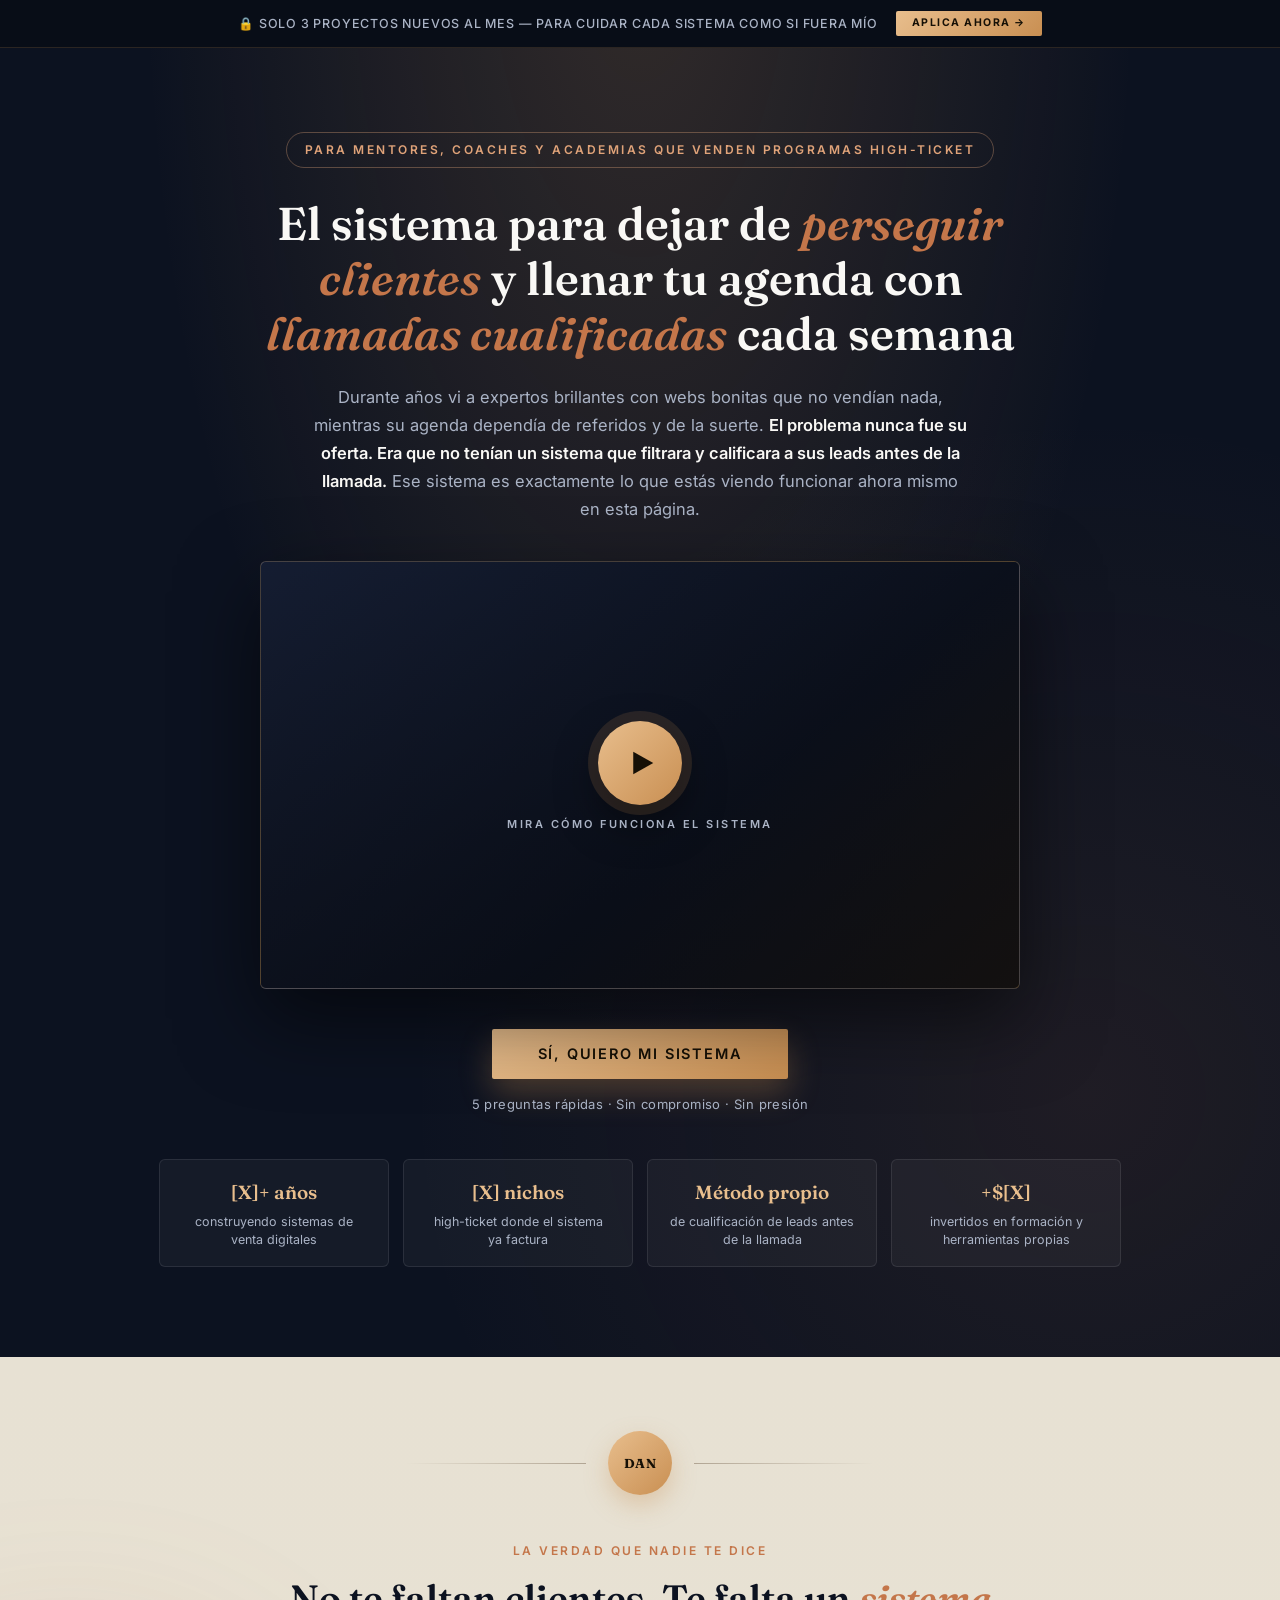
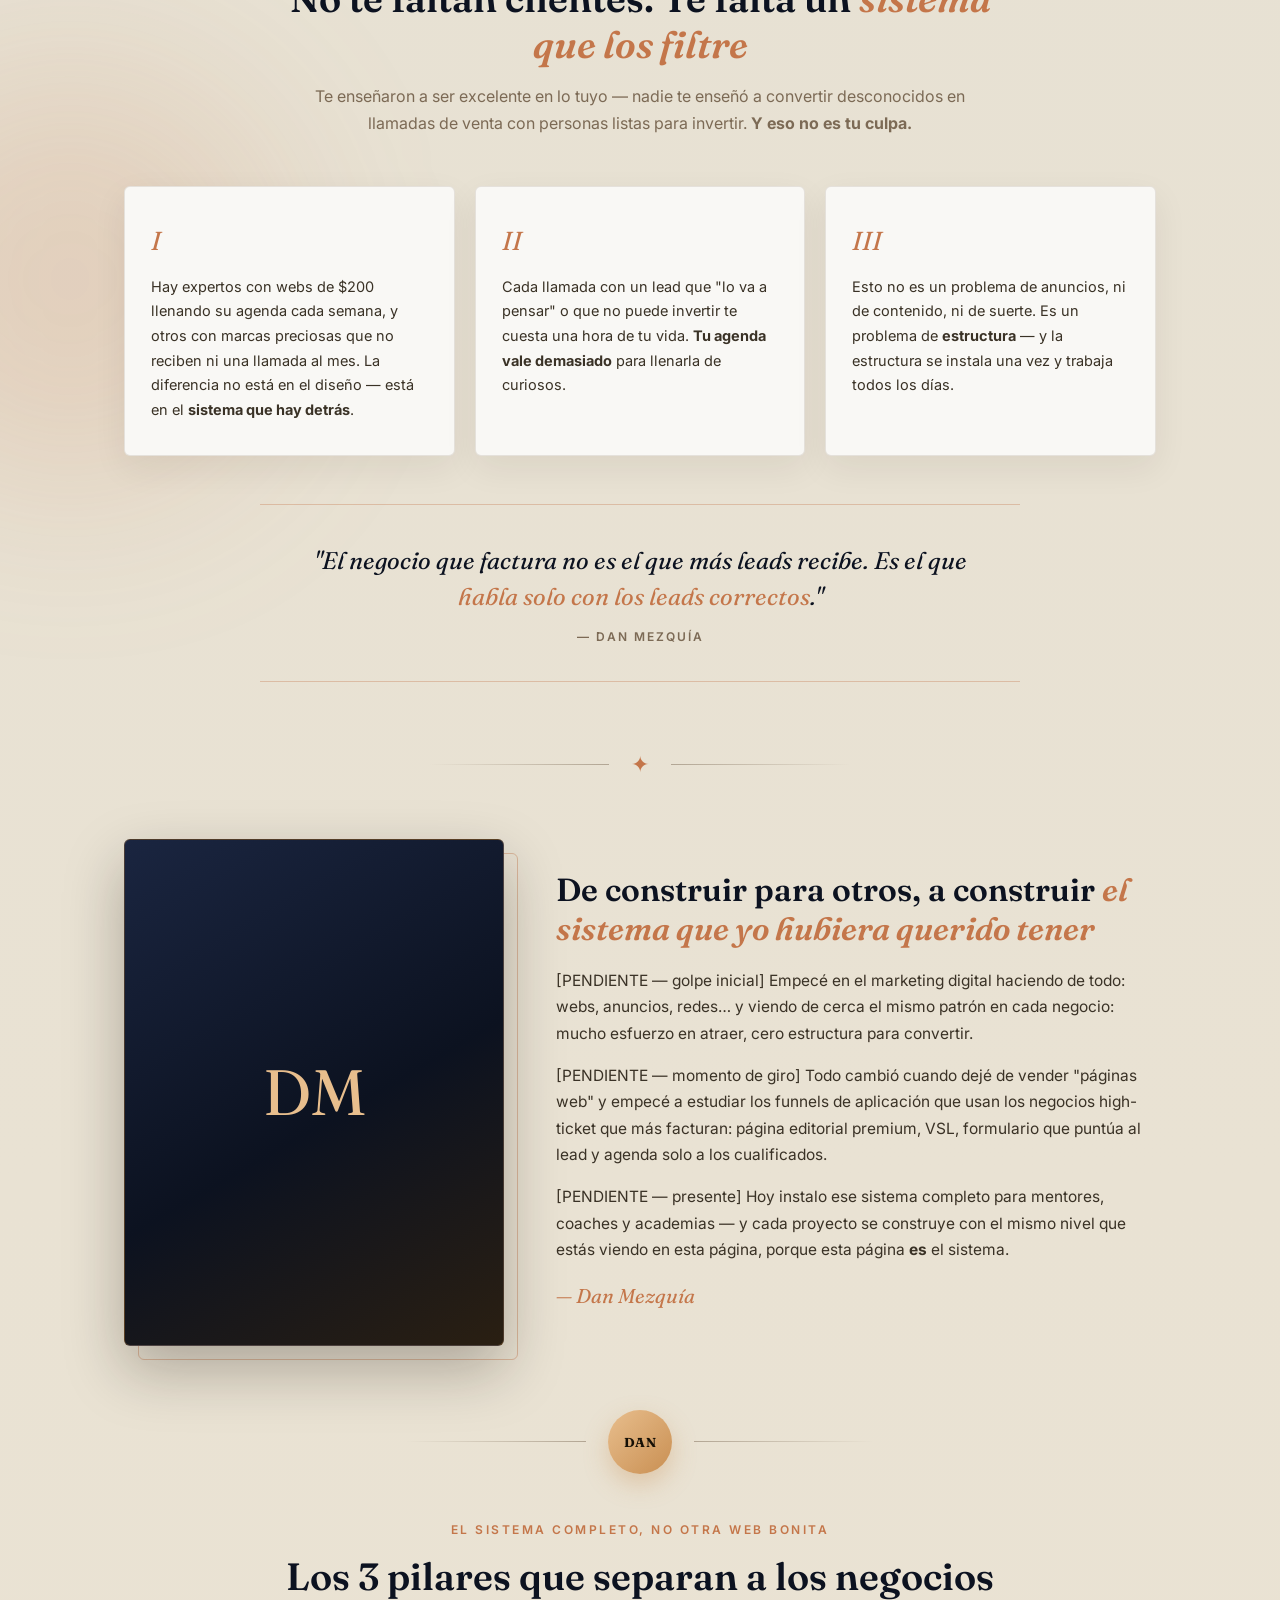
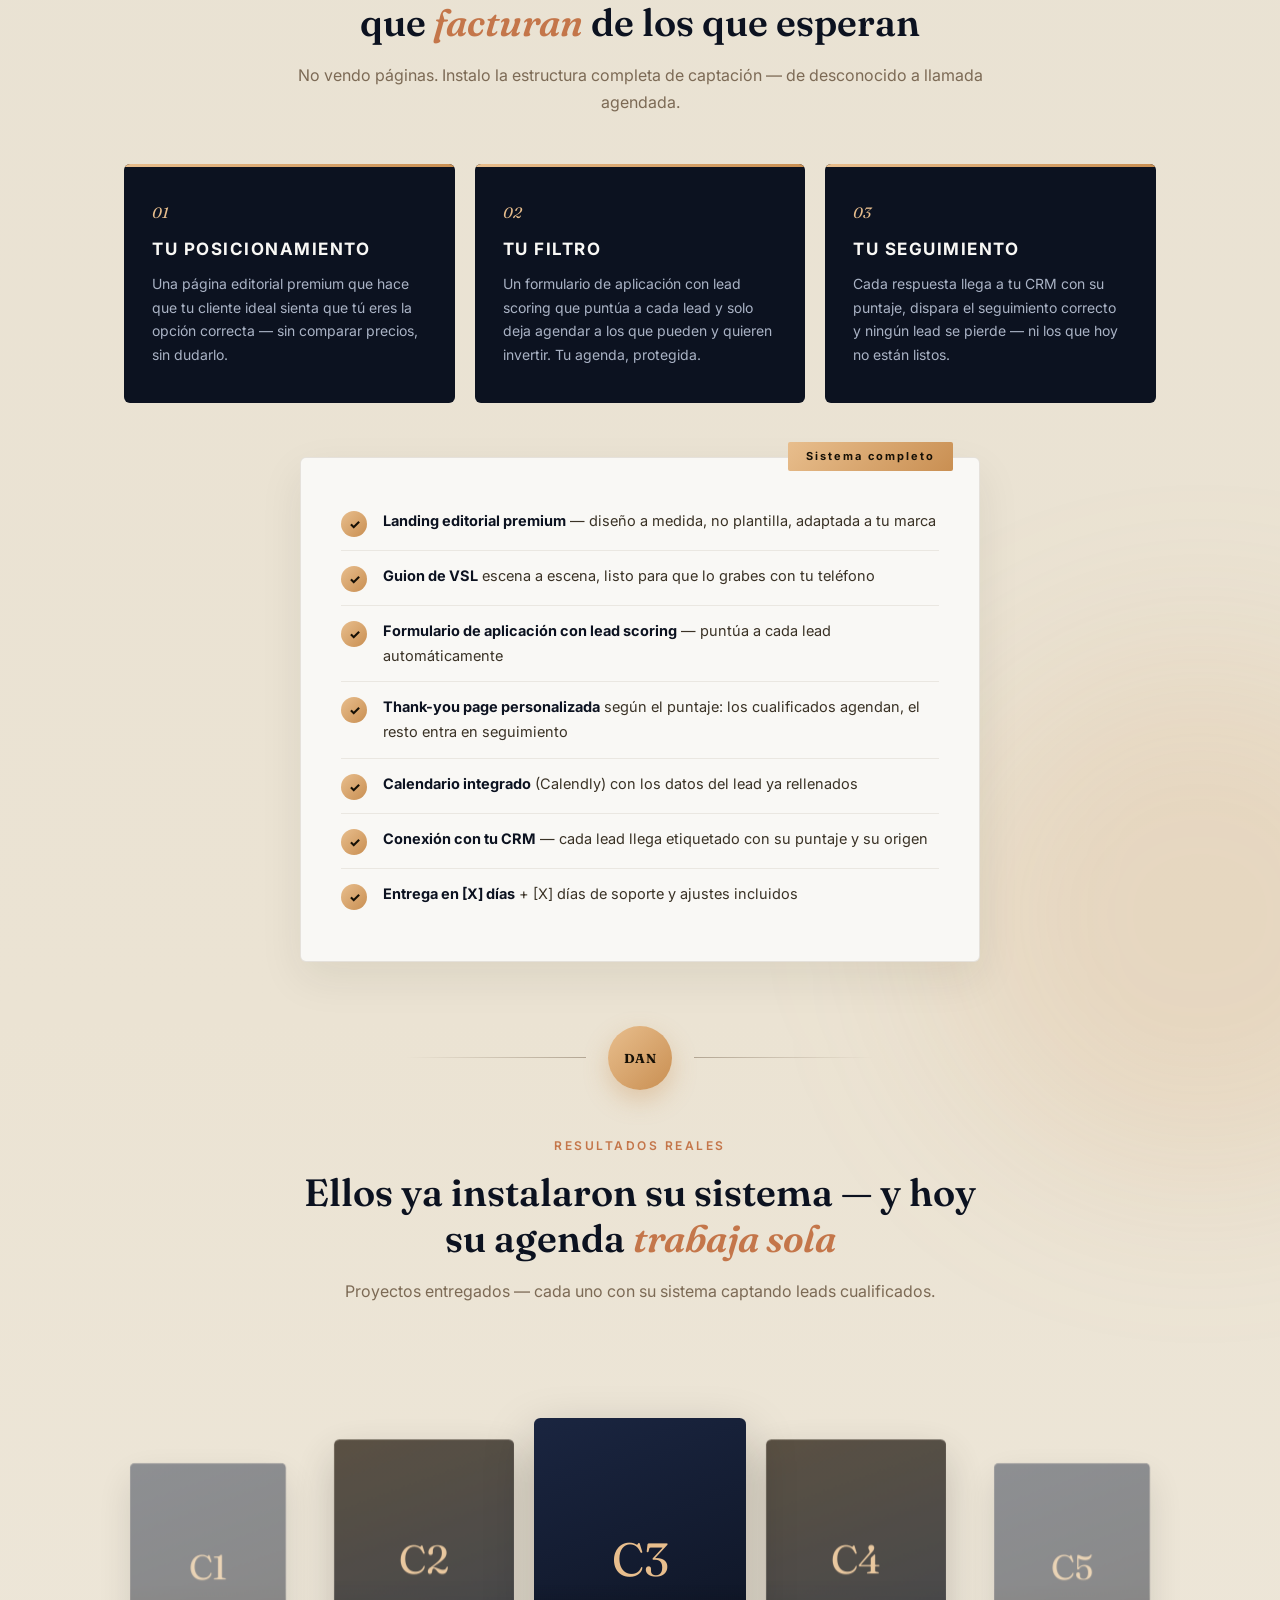
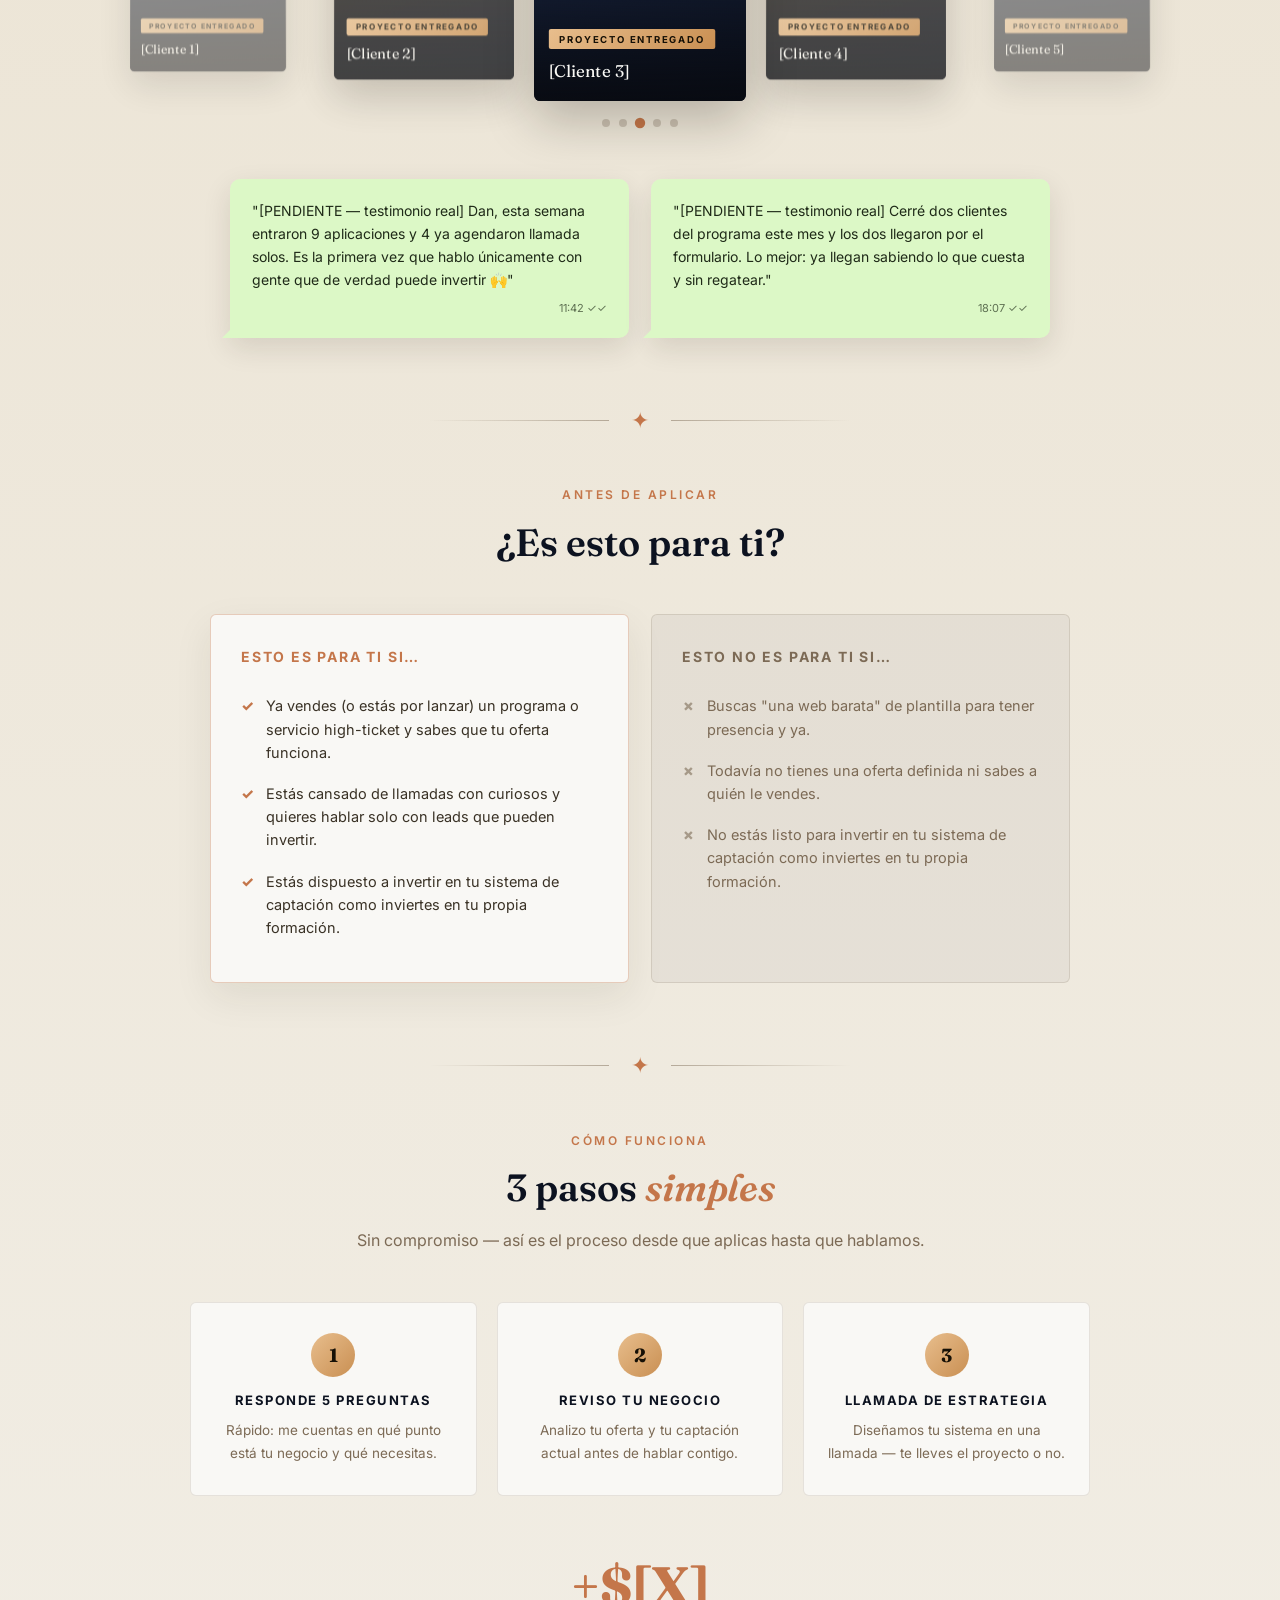
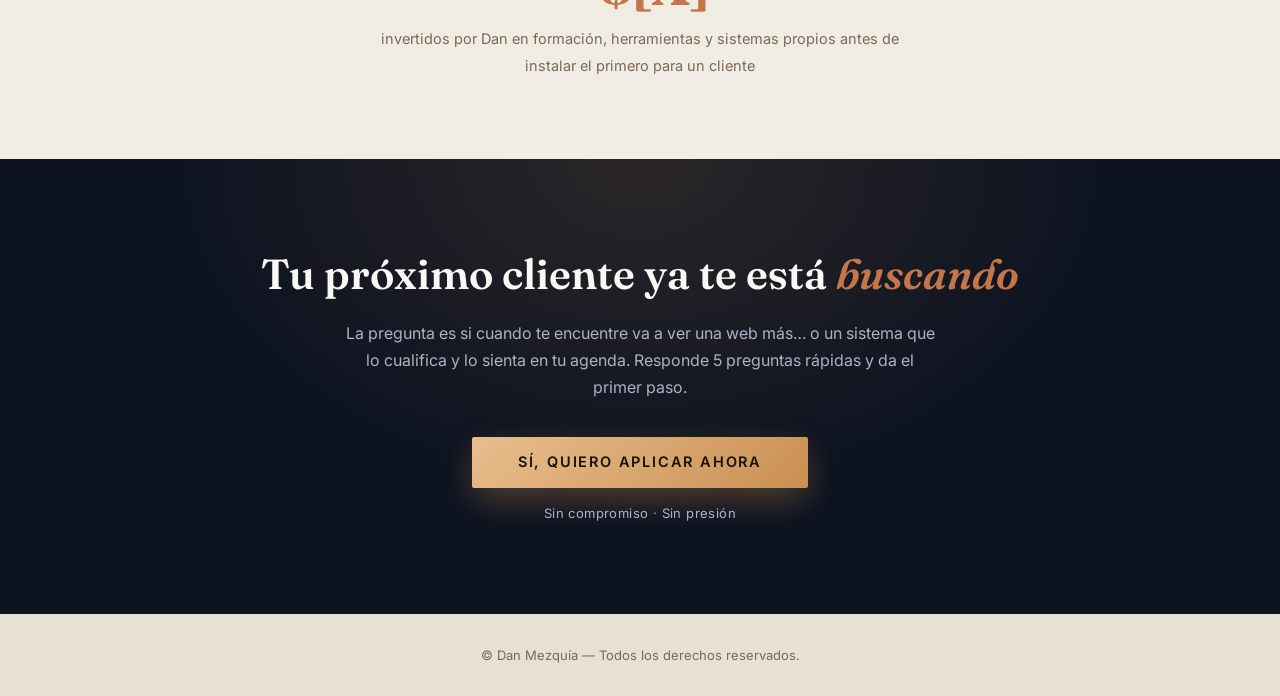
<file: web-dan-marketing/index.html>
<!DOCTYPE html>
<html lang="es">
<head>
<meta charset="UTF-8">
<meta name="viewport" content="width=device-width, initial-scale=1.0">
<title>Dan Mezquía | Sistemas de captación high-ticket</title>
<meta name="description" content="El sistema completo para que mentores, coaches y academias llenen su agenda de llamadas con clientes cualificados — sin perseguir a nadie.">
<meta property="og:title" content="Dan Mezquía | Sistemas de captación high-ticket">
<meta property="og:description" content="De depender de referidos a un sistema que te trae llamadas cualificadas cada semana.">
<link rel="preconnect" href="https://fonts.googleapis.com">
<link rel="preconnect" href="https://fonts.gstatic.com" crossorigin>
<link href="https://fonts.googleapis.com/css2?family=Fraunces:ital,wght@0,500;0,600;0,700;1,500;1,600&family=Inter:wght@400;500;600;700;800&display=swap" rel="stylesheet">

<style>
/* ============================================================
   SISTEMA DE DISEÑO — cambiar colores/fuentes SOLO aquí
   ============================================================ */
:root{
  --oscuro:#0C1220;          /* azul tinta profundo — fondos oscuros */
  --oscuro-suave:#131C30;
  --claro:#F9F8F5;           /* blanco cálido */
  --crema:#F1EDE4;
  --nude:#E7E1D3;
  --acento:#C4764A;          /* cobre — cursivas y eyebrows */
  --acento-suave:#E0A379;
  --premium:#C98F52;         /* ámbar — botones */
  --premium-claro:#E8BE8D;
  --muted:#7C6A55;           /* texto secundario sobre claro */
  --muted-claro:#AAB3C5;     /* texto secundario sobre oscuro */
  --serif:'Fraunces',serif;
  --sans:'Inter',sans-serif;
}

*{margin:0;padding:0;box-sizing:border-box;}
html{scroll-behavior:smooth;}
body{font-family:var(--sans);color:var(--oscuro);background:var(--oscuro);font-size:16px;line-height:1.7;-webkit-font-smoothing:antialiased;}
img{max-width:100%;display:block;}
a{text-decoration:none;color:inherit;}

/* ---------- utilidades compartidas ---------- */
.wrap{max-width:1080px;margin:0 auto;padding:0 24px;}
.eyebrow{display:block;font:600 12px/1.4 var(--sans);letter-spacing:2.5px;text-transform:uppercase;color:var(--acento);margin-bottom:16px;}
h1,h2,h3{font-family:var(--serif);font-weight:600;line-height:1.2;}
h1 em,h2 em{font-style:italic;color:var(--acento);}
.cta-btn{display:inline-block;background:linear-gradient(135deg,var(--premium-claro),var(--premium));color:#161006;font:600 14.5px/1 var(--sans);letter-spacing:1.8px;text-transform:uppercase;padding:18px 46px;border-radius:2px;box-shadow:0 14px 32px rgba(201,143,82,.32);transition:transform .25s ease,box-shadow .25s ease;}
.cta-btn:hover{transform:translateY(-2px);box-shadow:0 18px 40px rgba(201,143,82,.42);}
.cta-sub{margin-top:14px;font-size:13px;color:var(--muted-claro);letter-spacing:.4px;}

/* animación de entrada al hacer scroll */
.reveal{opacity:0;transform:translateY(28px);transition:opacity .8s cubic-bezier(.2,.7,.2,1),transform .8s cubic-bezier(.2,.7,.2,1);}
.reveal.in-view{opacity:1;transform:translateY(0);}

/* ============================================================
   BLOQUE 1 — TOPBAR DE URGENCIA
   ============================================================ */
.topbar{background:#080D17;display:flex;align-items:center;justify-content:center;gap:18px;flex-wrap:wrap;padding:11px 16px;position:sticky;top:0;z-index:50;border-bottom:1px solid rgba(201,143,82,.18);}
.topbar-texto{font:500 12.5px/1.4 var(--sans);letter-spacing:.8px;text-transform:uppercase;color:var(--muted-claro);}
.topbar-cta{background:linear-gradient(135deg,var(--premium-claro),var(--premium));color:#161006;font:700 10.5px/1 var(--sans);letter-spacing:1.5px;text-transform:uppercase;padding:7px 16px;border-radius:2px;white-space:nowrap;}

/* ============================================================
   BLOQUE 2 — HERO OSCURO CON VSL
   ============================================================ */
.hero{position:relative;text-align:center;padding:84px 24px 90px;color:var(--claro);overflow:hidden;
  background:
    radial-gradient(at 50% -10%,rgba(201,143,82,.20) 0%,transparent 55%),
    radial-gradient(circle at 85% 80%,rgba(196,118,74,.10) 0%,transparent 45%),
    var(--oscuro);}
.hero .kicker{display:inline-block;font:600 12px/1.5 var(--sans);letter-spacing:2.5px;text-transform:uppercase;color:var(--acento-suave);border:1px solid rgba(224,163,121,.35);padding:8px 18px;border-radius:100px;margin-bottom:28px;}
.hero h1{font-size:clamp(30px,4.6vw,46px);max-width:820px;margin:0 auto 22px;color:var(--claro);}
.hero .subtitulo{max-width:660px;margin:0 auto 38px;font-size:16.5px;color:var(--muted-claro);}
.hero .subtitulo strong{color:var(--claro);font-weight:600;}

/* video VSL */
.video-wrap{max-width:760px;margin:0 auto 40px;}
.video-aspect{position:relative;aspect-ratio:16/9;border-radius:6px;overflow:hidden;border:1px solid rgba(232,190,141,.25);box-shadow:0 30px 80px rgba(0,0,0,.55);
  background:linear-gradient(140deg,#1A2540 0%,#0C1220 60%,#20180F 100%);}
.video-aspect video,.video-aspect iframe{width:100%;height:100%;object-fit:cover;border:0;}
.video-poster{position:absolute;inset:0;display:flex;flex-direction:column;align-items:center;justify-content:center;gap:14px;}
.video-poster span{font:600 11px/1 var(--sans);letter-spacing:2.5px;text-transform:uppercase;color:var(--muted-claro);}
.video-play-btn{width:84px;height:84px;border-radius:50%;border:none;cursor:pointer;display:flex;align-items:center;justify-content:center;background:linear-gradient(135deg,var(--premium-claro),var(--premium));box-shadow:0 0 0 10px rgba(201,143,82,.15),0 18px 40px rgba(0,0,0,.5);transition:transform .25s ease;}
.video-play-btn:hover{transform:scale(1.07);}
.video-play-btn svg{width:30px;height:30px;fill:#161006;margin-left:4px;}

/* trust pills */
.trust-pills{display:flex;justify-content:center;gap:14px;flex-wrap:wrap;margin-top:44px;}
.trust-pill{background:rgba(255,255,255,.04);border:1px solid rgba(255,255,255,.09);border-radius:6px;padding:16px 22px;min-width:180px;max-width:230px;}
.trust-pill b{display:block;font-family:var(--serif);font-size:19px;font-weight:600;color:var(--premium-claro);margin-bottom:4px;}
.trust-pill span{font-size:12.5px;line-height:1.5;color:var(--muted-claro);display:block;}

/* ============================================================
   SECCIÓN CLARA (bloques 4-9) — gradiente crema + orbes
   ============================================================ */
.seccion-clara{position:relative;overflow:hidden;background:linear-gradient(180deg,var(--nude) 0%,#EBE3D3 55%,var(--crema) 100%);padding:10px 0 80px;}
.orbe{position:absolute;border-radius:50%;filter:blur(90px);pointer-events:none;}
.orbe-1{width:420px;height:420px;top:6%;left:-140px;background:rgba(196,118,74,.16);}
.orbe-2{width:520px;height:520px;top:48%;right:-180px;background:rgba(201,143,82,.14);}
.seccion-clara>.wrap{position:relative;z-index:1;}

/* divisor con medallón 3D */
.divisor{display:flex;align-items:center;justify-content:center;gap:22px;padding:64px 0 48px;}
.divisor::before,.divisor::after{content:'';height:1px;width:min(180px,26vw);background:linear-gradient(90deg,transparent,rgba(124,106,85,.5));}
.divisor::after{background:linear-gradient(90deg,rgba(124,106,85,.5),transparent);}
.medallion-3d{width:64px;height:64px;perspective:600px;}
.medallion-inner{width:100%;height:100%;position:relative;transform-style:preserve-3d;animation:girar 7s linear infinite;}
@keyframes girar{from{transform:rotateY(0)}to{transform:rotateY(360deg)}}
.medallion-inner .face{position:absolute;inset:0;border-radius:50%;display:flex;align-items:center;justify-content:center;backface-visibility:hidden;background:linear-gradient(135deg,var(--premium-claro),var(--premium));color:#161006;font-family:var(--serif);font-weight:700;box-shadow:0 10px 24px rgba(201,143,82,.35);}
.medallion-inner .front{font-size:13px;letter-spacing:.5px;}
.medallion-inner .back{font-size:26px;transform:rotateY(180deg);}
.divisor-simple span{font-family:var(--serif);font-size:22px;color:var(--acento);}

/* título de cada bloque */
.bloque-titulo{text-align:center;max-width:720px;margin:0 auto 48px;}
.bloque-titulo h2{font-size:clamp(26px,3.6vw,38px);margin-bottom:16px;}
.bloque-titulo p{color:var(--muted);font-size:16px;}

/* ============================================================
   BLOQUE 4 — AGITACIÓN: pain cards + quote
   ============================================================ */
.pain-grid{display:grid;grid-template-columns:repeat(3,1fr);gap:20px;margin-bottom:48px;}
.pain-card{background:var(--claro);border:1px solid rgba(124,106,85,.16);border-radius:6px;padding:32px 26px;box-shadow:0 12px 34px rgba(44,32,16,.07);}
.pain-card .num{font-family:var(--serif);font-style:italic;font-size:26px;color:var(--acento);margin-bottom:12px;}
.pain-card p{font-size:14.5px;color:#3A3226;}
.callout-quote{max-width:760px;margin:0 auto;text-align:center;padding:38px 30px;border-top:1px solid rgba(196,118,74,.35);border-bottom:1px solid rgba(196,118,74,.35);}
.callout-quote p{font-family:var(--serif);font-style:italic;font-size:clamp(19px,2.6vw,24px);line-height:1.5;color:var(--oscuro);}
.callout-quote .hl{color:var(--acento);}
.firma-quote{display:block;margin-top:16px;font:600 12px/1 var(--sans);letter-spacing:2px;text-transform:uppercase;color:var(--muted);}

/* ============================================================
   BLOQUE 5 — HISTORIA (split foto + texto)
   ============================================================ */
.story-split{display:grid;grid-template-columns:380px 1fr;gap:52px;align-items:center;margin-top:8px;}
.story-split .foto{position:relative;}
.story-split .foto .marco{aspect-ratio:3/4;border-radius:6px;background:linear-gradient(150deg,#1A2540,#0C1220 55%,#2A1F12);display:flex;align-items:center;justify-content:center;box-shadow:0 24px 60px rgba(20,14,6,.28);border:1px solid rgba(201,143,82,.3);}
.story-split .foto .marco span{font-family:var(--serif);font-size:64px;color:var(--premium-claro);}
.story-split .foto::after{content:'';position:absolute;inset:14px -14px -14px 14px;border:1px solid rgba(196,118,74,.4);border-radius:6px;z-index:-1;}
.story-split .texto h3{font-size:clamp(24px,3vw,32px);margin-bottom:20px;}
.story-split .texto h3 em{font-style:italic;color:var(--acento);}
.story-split .texto p{color:#3A3226;font-size:15.5px;margin-bottom:16px;}
.story-split .firma{font-family:var(--serif);font-style:italic;font-size:20px;color:var(--acento);margin-top:6px;}

/* ============================================================
   BLOQUE 6 — 3 PILARES + INCLUYE
   ============================================================ */
.pilares{display:grid;grid-template-columns:repeat(3,1fr);gap:20px;margin-bottom:54px;}
.pilar{background:var(--oscuro);color:var(--claro);border-radius:6px;padding:36px 28px;position:relative;overflow:hidden;}
.pilar::before{content:'';position:absolute;top:0;left:0;right:0;height:3px;background:linear-gradient(90deg,var(--premium-claro),var(--premium));}
.pilar .n{font-family:var(--serif);font-style:italic;font-size:15px;color:var(--premium-claro);margin-bottom:14px;}
.pilar h3{font-size:17px;letter-spacing:1.5px;text-transform:uppercase;font-family:var(--sans);font-weight:700;margin-bottom:12px;}
.pilar p{font-size:14px;color:var(--muted-claro);}
.incluye{max-width:680px;margin:0 auto;background:var(--claro);border:1px solid rgba(124,106,85,.16);border-radius:6px;padding:38px 40px;box-shadow:0 16px 44px rgba(44,32,16,.08);position:relative;}
.sello-vip{position:absolute;top:-16px;right:26px;background:linear-gradient(135deg,var(--premium-claro),var(--premium));color:#161006;font:700 11px/1 var(--sans);letter-spacing:2px;padding:9px 18px;border-radius:2px;}
.incluye-item{display:flex;gap:16px;align-items:flex-start;padding:13px 0;border-bottom:1px solid rgba(124,106,85,.12);}
.incluye-item:last-child{border-bottom:none;}
.ico-badge{flex:none;width:26px;height:26px;border-radius:50%;background:linear-gradient(135deg,var(--premium-claro),var(--premium));display:flex;align-items:center;justify-content:center;font-size:13px;color:#161006;font-weight:800;margin-top:2px;}
.incluye-item p{font-size:14.5px;color:#3A3226;}
.incluye-item p b{color:var(--oscuro);}

/* ============================================================
   BLOQUE 7 — PRUEBA SOCIAL: carrusel arco + whatsapp
   ============================================================ */
.arco-wrap{position:relative;margin-bottom:52px;}
.arco-alumnas{display:flex;justify-content:center;align-items:flex-end;gap:16px;min-height:340px;}
.arco-card{position:relative;width:200px;aspect-ratio:3/4;border-radius:6px;overflow:hidden;flex:none;transition:transform .6s cubic-bezier(.2,.7,.2,1),opacity .6s;box-shadow:0 18px 46px rgba(20,14,6,.25);}
.arco-card .ph{position:absolute;inset:0;display:flex;align-items:center;justify-content:center;font-family:var(--serif);font-size:44px;color:var(--premium-claro);}
.arco-card:nth-child(odd) .ph{background:linear-gradient(160deg,#1A2540,#0C1220);}
.arco-card:nth-child(even) .ph{background:linear-gradient(160deg,#2A1F12,#0C1220);}
.arco-card .overlay{position:absolute;left:0;right:0;bottom:0;padding:36px 14px 14px;background:linear-gradient(transparent,rgba(8,10,16,.88));}
.arco-card .badge{display:inline-block;font:700 9px/1 var(--sans);letter-spacing:1.5px;text-transform:uppercase;color:#161006;background:linear-gradient(135deg,var(--premium-claro),var(--premium));padding:5px 10px;border-radius:2px;margin-bottom:7px;}
.arco-card .nombre{font-family:var(--serif);font-size:16px;color:var(--claro);}
.arco-card.lejos{transform:scale(.78) translateY(10px);opacity:.45;}
.arco-card.cerca{transform:scale(.9);opacity:.75;}
.arco-card.centro{transform:scale(1.06);opacity:1;z-index:2;}
.arco-dots{display:flex;justify-content:center;gap:9px;margin-top:26px;}
.arco-dot{width:8px;height:8px;border-radius:50%;background:rgba(124,106,85,.3);cursor:pointer;transition:all .3s;}
.arco-dot.active{background:var(--acento);transform:scale(1.3);}

.mensajes-reales{display:grid;grid-template-columns:1fr 1fr;gap:22px;max-width:820px;margin:0 auto;}
.mensaje-card{background:#DCF8C6;border-radius:10px 10px 10px 2px;padding:20px 22px;position:relative;box-shadow:0 10px 28px rgba(44,32,16,.12);}
.mensaje-card::before{content:'';position:absolute;left:-8px;bottom:0;border:8px solid transparent;border-right-color:#DCF8C6;border-bottom-color:#DCF8C6;}
.mensaje-card p{font-size:14px;line-height:1.65;color:#1F2A18;}
.mensaje-card .hora{display:block;text-align:right;font-size:11px;color:#5E7052;margin-top:8px;}

/* ============================================================
   BLOQUE 8 — FILTRO SÍ / NO
   ============================================================ */
.calificacion{display:grid;grid-template-columns:1fr 1fr;gap:22px;max-width:860px;margin:0 auto;}
.calif-col{border-radius:6px;padding:34px 30px;}
.calif-col h3{font-family:var(--sans);font-size:14px;letter-spacing:1.8px;text-transform:uppercase;font-weight:700;margin-bottom:20px;}
.calif-col ul{list-style:none;}
.calif-col li{display:flex;gap:12px;font-size:14.5px;padding:9px 0;line-height:1.6;}
.calif-col li::before{flex:none;font-weight:800;}
.calif-col.si{background:var(--claro);border:1px solid rgba(196,118,74,.35);box-shadow:0 14px 38px rgba(44,32,16,.08);}
.calif-col.si h3{color:var(--acento);}
.calif-col.si li{color:#3A3226;}
.calif-col.si li::before{content:'✓';color:var(--acento);}
.calif-col.no{background:rgba(12,18,32,.04);border:1px solid rgba(124,106,85,.18);}
.calif-col.no h3{color:var(--muted);}
.calif-col.no li{color:var(--muted);}
.calif-col.no li::before{content:'✗';color:rgba(124,106,85,.6);}

/* ============================================================
   BLOQUE 9 — CÓMO FUNCIONA + STAT
   ============================================================ */
.pasos{display:grid;grid-template-columns:repeat(3,1fr);gap:20px;max-width:900px;margin:0 auto 60px;}
.paso{text-align:center;padding:30px 22px;background:var(--claro);border:1px solid rgba(124,106,85,.16);border-radius:6px;}
.paso .n{width:44px;height:44px;margin:0 auto 16px;border-radius:50%;display:flex;align-items:center;justify-content:center;background:linear-gradient(135deg,var(--premium-claro),var(--premium));color:#161006;font-family:var(--serif);font-weight:700;font-size:19px;}
.paso h3{font-family:var(--sans);font-size:13px;letter-spacing:1.5px;text-transform:uppercase;font-weight:700;margin-bottom:10px;}
.paso p{font-size:13.5px;color:var(--muted);}
.stat-gigante{text-align:center;max-width:560px;margin:0 auto;}
.stat-gigante b{display:block;font-family:var(--serif);font-size:clamp(38px,5vw,54px);font-weight:700;color:var(--acento);line-height:1.1;margin-bottom:10px;}
.stat-gigante span{font-size:14.5px;color:var(--muted);}

/* ============================================================
   BLOQUE 10 — CTA FINAL OSCURO
   ============================================================ */
.cta-final{background:radial-gradient(at 50% 0%,rgba(201,143,82,.16) 0%,transparent 55%),var(--oscuro);color:var(--claro);text-align:center;padding:90px 24px;}
.cta-final h2{font-size:clamp(30px,4.2vw,42px);margin-bottom:20px;color:var(--claro);}
.cta-final p{max-width:600px;margin:0 auto 36px;color:var(--muted-claro);font-size:16px;}

/* ============================================================
   BLOQUE 11 — FOOTER
   ============================================================ */
.footer{background:var(--nude);text-align:center;padding:30px 20px;font-size:13px;color:var(--muted);}

/* ============================================================
   RESPONSIVE
   ============================================================ */
@media(max-width:900px){
  .pain-grid,.pilares,.pasos{grid-template-columns:1fr 1fr;}
  .story-split{grid-template-columns:1fr;gap:36px;}
  .story-split .foto{max-width:320px;margin:0 auto;}
  .arco-card{width:160px;}
}
@media(max-width:600px){
  .pain-grid,.pilares,.pasos,.calificacion,.mensajes-reales{grid-template-columns:1fr;}
  .topbar{gap:8px;padding:9px 12px;}
  .topbar-texto{font-size:10.5px;}
  .hero{padding:56px 20px 64px;}
  .arco-alumnas{min-height:300px;}
  .arco-card{width:46vw;}
  .arco-card.lejos{display:none;}
  .incluye{padding:30px 22px;}
}
</style>
</head>
<body>

<!-- ============================================================
     BLOQUE 1 · TOPBAR DE URGENCIA
     ============================================================ -->
<div class="topbar">
  <span class="topbar-texto">🔒 Solo 3 proyectos nuevos al mes — para cuidar cada sistema como si fuera mío</span>
  <a href="./aplicar.html" class="topbar-cta">Aplica ahora →</a>
</div>

<!-- ============================================================
     BLOQUE 2 · HERO OSCURO CON VSL
     ============================================================ -->
<section class="hero">
  <span class="kicker">Para mentores, coaches y academias que venden programas high-ticket</span>
  <h1>El sistema para dejar de <em>perseguir clientes</em> y llenar tu agenda con <em>llamadas cualificadas</em> cada semana</h1>
  <p class="subtitulo">Durante años vi a expertos brillantes con webs bonitas que no vendían nada, mientras su agenda dependía de referidos y de la suerte. <strong>El problema nunca fue su oferta. Era que no tenían un sistema que filtrara y calificara a sus leads antes de la llamada.</strong> Ese sistema es exactamente lo que estás viendo funcionar ahora mismo en esta página.</p>

  <!-- VSL en YouTube — cambiar YT_ID en el JS del final para otro video -->
  <div class="video-wrap reveal">
    <div class="video-aspect" id="video-aspect">
      <div class="video-poster" id="video-poster" style="background:linear-gradient(rgba(8,10,16,.30),rgba(8,10,16,.55)),url('https://img.youtube.com/vi/KtFAP_qZF78/maxresdefault.jpg') center/cover;">
        <button type="button" class="video-play-btn" id="video-play-btn" aria-label="Reproducir video">
          <svg viewBox="0 0 24 24"><path d="M5 3v18l16-9L5 3z"/></svg>
        </button>
        <span>Mira cómo funciona el sistema</span>
      </div>
    </div>
  </div>

  <a href="./aplicar.html" class="cta-btn">Sí, quiero mi sistema</a>
  <div class="cta-sub">5 preguntas rápidas · Sin compromiso · Sin presión</div>

  <!-- credenciales de autoridad — [PENDIENTE]: sustituir por tus datos reales -->
  <div class="trust-pills">
    <div class="trust-pill"><b>[X]+ años</b><span>construyendo sistemas de venta digitales</span></div>
    <div class="trust-pill"><b>[X] nichos</b><span>high-ticket donde el sistema ya factura</span></div>
    <div class="trust-pill"><b>Método propio</b><span>de cualificación de leads antes de la llamada</span></div>
    <div class="trust-pill"><b>+$[X]</b><span>invertidos en formación y herramientas propias</span></div>
  </div>
</section>

<!-- ============================================================
     SECCIÓN CLARA — bloques 4 a 9
     ============================================================ -->
<div class="seccion-clara">
  <div class="orbe orbe-1"></div>
  <div class="orbe orbe-2"></div>
  <div class="wrap">

    <!-- divisor medallón 3D -->
    <div class="divisor reveal">
      <div class="medallion-3d"><div class="medallion-inner"><div class="face front">DAN</div><div class="face back">D</div></div></div>
    </div>

    <!-- ============================================================
         BLOQUE 4 · AGITACIÓN SIN CULPA
         ============================================================ -->
    <div class="bloque-titulo reveal">
      <span class="eyebrow">La verdad que nadie te dice</span>
      <h2>No te faltan clientes. Te falta un <em>sistema que los filtre</em></h2>
      <p>Te enseñaron a ser excelente en lo tuyo — nadie te enseñó a convertir desconocidos en llamadas de venta con personas listas para invertir. <strong>Y eso no es tu culpa.</strong></p>
    </div>

    <div class="pain-grid">
      <div class="pain-card reveal">
        <div class="num">I</div>
        <p>Hay expertos con webs de $200 llenando su agenda cada semana, y otros con marcas preciosas que no reciben ni una llamada al mes. La diferencia no está en el diseño — está en el <b>sistema que hay detrás</b>.</p>
      </div>
      <div class="pain-card reveal">
        <div class="num">II</div>
        <p>Cada llamada con un lead que "lo va a pensar" o que no puede invertir te cuesta una hora de tu vida. <b>Tu agenda vale demasiado</b> para llenarla de curiosos.</p>
      </div>
      <div class="pain-card reveal">
        <div class="num">III</div>
        <p>Esto no es un problema de anuncios, ni de contenido, ni de suerte. Es un problema de <b>estructura</b> — y la estructura se instala una vez y trabaja todos los días.</p>
      </div>
    </div>

    <div class="callout-quote reveal">
      <p>"El negocio que factura no es el que más leads recibe. Es el que <span class="hl">habla solo con los leads correctos</span>."</p>
      <span class="firma-quote">— Dan Mezquía</span>
    </div>

    <!-- ============================================================
         BLOQUE 5 · HISTORIA — [PENDIENTE]: personalizar con tu historia real
         ============================================================ -->
    <div class="divisor divisor-simple reveal"><span>✦</span></div>

    <div class="story-split reveal">
      <div class="foto">
        <!-- [PENDIENTE]: sustituir este marco por <img src="TU_FOTO.jpg" alt="Dan Mezquía"> -->
        <div class="marco"><span>DM</span></div>
      </div>
      <div class="texto">
        <h3>De construir para otros, a construir <em>el sistema que yo hubiera querido tener</em></h3>
        <p>[PENDIENTE — golpe inicial] Empecé en el marketing digital haciendo de todo: webs, anuncios, redes… y viendo de cerca el mismo patrón en cada negocio: mucho esfuerzo en atraer, cero estructura para convertir.</p>
        <p>[PENDIENTE — momento de giro] Todo cambió cuando dejé de vender "páginas web" y empecé a estudiar los funnels de aplicación que usan los negocios high-ticket que más facturan: página editorial premium, VSL, formulario que puntúa al lead y agenda solo a los cualificados.</p>
        <p>[PENDIENTE — presente] Hoy instalo ese sistema completo para mentores, coaches y academias — y cada proyecto se construye con el mismo nivel que estás viendo en esta página, porque esta página <b>es</b> el sistema.</p>
        <div class="firma">— Dan Mezquía</div>
      </div>
    </div>

    <!-- ============================================================
         BLOQUE 6 · OFERTA COMO SISTEMA — 3 PILARES + INCLUYE
         ============================================================ -->
    <div class="divisor reveal">
      <div class="medallion-3d"><div class="medallion-inner"><div class="face front">DAN</div><div class="face back">D</div></div></div>
    </div>

    <div class="bloque-titulo reveal">
      <span class="eyebrow">El sistema completo, no otra web bonita</span>
      <h2>Los 3 pilares que separan a los negocios que <em>facturan</em> de los que esperan</h2>
      <p>No vendo páginas. Instalo la estructura completa de captación — de desconocido a llamada agendada.</p>
    </div>

    <div class="pilares">
      <div class="pilar reveal">
        <div class="n">01</div>
        <h3>Tu posicionamiento</h3>
        <p>Una página editorial premium que hace que tu cliente ideal sienta que tú eres la opción correcta — sin comparar precios, sin dudarlo.</p>
      </div>
      <div class="pilar reveal">
        <div class="n">02</div>
        <h3>Tu filtro</h3>
        <p>Un formulario de aplicación con lead scoring que puntúa a cada lead y solo deja agendar a los que pueden y quieren invertir. Tu agenda, protegida.</p>
      </div>
      <div class="pilar reveal">
        <div class="n">03</div>
        <h3>Tu seguimiento</h3>
        <p>Cada respuesta llega a tu CRM con su puntaje, dispara el seguimiento correcto y ningún lead se pierde — ni los que hoy no están listos.</p>
      </div>
    </div>

    <div class="incluye reveal">
      <div class="sello-vip">Sistema completo</div>
      <div class="incluye-item"><div class="ico-badge">✓</div><p><b>Landing editorial premium</b> — diseño a medida, no plantilla, adaptada a tu marca</p></div>
      <div class="incluye-item"><div class="ico-badge">✓</div><p><b>Guion de VSL</b> escena a escena, listo para que lo grabes con tu teléfono</p></div>
      <div class="incluye-item"><div class="ico-badge">✓</div><p><b>Formulario de aplicación con lead scoring</b> — puntúa a cada lead automáticamente</p></div>
      <div class="incluye-item"><div class="ico-badge">✓</div><p><b>Thank-you page personalizada</b> según el puntaje: los cualificados agendan, el resto entra en seguimiento</p></div>
      <div class="incluye-item"><div class="ico-badge">✓</div><p><b>Calendario integrado</b> (Calendly) con los datos del lead ya rellenados</p></div>
      <div class="incluye-item"><div class="ico-badge">✓</div><p><b>Conexión con tu CRM</b> — cada lead llega etiquetado con su puntaje y su origen</p></div>
      <div class="incluye-item"><div class="ico-badge">✓</div><p><b>Entrega en [X] días</b> + [X] días de soporte y ajustes incluidos</p></div>
    </div>

    <!-- ============================================================
         BLOQUE 7 · PRUEBA SOCIAL — [PENDIENTE]: fotos y nombres reales
         ============================================================ -->
    <div class="divisor reveal">
      <div class="medallion-3d"><div class="medallion-inner"><div class="face front">DAN</div><div class="face back">D</div></div></div>
    </div>

    <div class="bloque-titulo reveal">
      <span class="eyebrow">Resultados reales</span>
      <h2>Ellos ya instalaron su sistema — y hoy su agenda <em>trabaja sola</em></h2>
      <p>Proyectos entregados — cada uno con su sistema captando leads cualificados.</p>
    </div>

    <div class="arco-wrap reveal">
      <div class="arco-alumnas" id="arco">
        <!-- [PENDIENTE]: sustituir cada .ph por <img src="FOTO.jpg" alt="Nombre"> -->
        <div class="arco-card"><div class="ph">C1</div><div class="overlay"><span class="badge">Proyecto entregado</span><div class="nombre">[Cliente 1]</div></div></div>
        <div class="arco-card"><div class="ph">C2</div><div class="overlay"><span class="badge">Proyecto entregado</span><div class="nombre">[Cliente 2]</div></div></div>
        <div class="arco-card"><div class="ph">C3</div><div class="overlay"><span class="badge">Proyecto entregado</span><div class="nombre">[Cliente 3]</div></div></div>
        <div class="arco-card"><div class="ph">C4</div><div class="overlay"><span class="badge">Proyecto entregado</span><div class="nombre">[Cliente 4]</div></div></div>
        <div class="arco-card"><div class="ph">C5</div><div class="overlay"><span class="badge">Proyecto entregado</span><div class="nombre">[Cliente 5]</div></div></div>
      </div>
      <div class="arco-dots" id="arco-dots"></div>
    </div>

    <!-- testimonios estilo WhatsApp — [PENDIENTE]: textos reales de tus clientes -->
    <div class="mensajes-reales">
      <div class="mensaje-card reveal">
        <p>"[PENDIENTE — testimonio real] Dan, esta semana entraron 9 aplicaciones y 4 ya agendaron llamada solos. Es la primera vez que hablo únicamente con gente que de verdad puede invertir 🙌"</p>
        <span class="hora">11:42 ✓✓</span>
      </div>
      <div class="mensaje-card reveal">
        <p>"[PENDIENTE — testimonio real] Cerré dos clientes del programa este mes y los dos llegaron por el formulario. Lo mejor: ya llegan sabiendo lo que cuesta y sin regatear."</p>
        <span class="hora">18:07 ✓✓</span>
      </div>
    </div>

    <!-- ============================================================
         BLOQUE 8 · FILTRO DE AUTOSELECCIÓN
         ============================================================ -->
    <div class="divisor divisor-simple reveal"><span>✦</span></div>

    <div class="bloque-titulo reveal">
      <span class="eyebrow">Antes de aplicar</span>
      <h2>¿Es esto para ti?</h2>
    </div>

    <div class="calificacion">
      <div class="calif-col si reveal">
        <h3>Esto es para ti si…</h3>
        <ul>
          <li>Ya vendes (o estás por lanzar) un programa o servicio high-ticket y sabes que tu oferta funciona.</li>
          <li>Estás cansado de llamadas con curiosos y quieres hablar solo con leads que pueden invertir.</li>
          <li>Estás dispuesto a invertir en tu sistema de captación como inviertes en tu propia formación.</li>
        </ul>
      </div>
      <div class="calif-col no reveal">
        <h3>Esto no es para ti si…</h3>
        <ul>
          <li>Buscas "una web barata" de plantilla para tener presencia y ya.</li>
          <li>Todavía no tienes una oferta definida ni sabes a quién le vendes.</li>
          <li>No estás listo para invertir en tu sistema de captación como inviertes en tu propia formación.</li>
        </ul>
      </div>
    </div>

    <!-- ============================================================
         BLOQUE 9 · CÓMO FUNCIONA + STAT
         ============================================================ -->
    <div class="divisor divisor-simple reveal"><span>✦</span></div>

    <div class="bloque-titulo reveal">
      <span class="eyebrow">Cómo funciona</span>
      <h2>3 pasos <em>simples</em></h2>
      <p>Sin compromiso — así es el proceso desde que aplicas hasta que hablamos.</p>
    </div>

    <div class="pasos">
      <div class="paso reveal">
        <div class="n">1</div>
        <h3>Responde 5 preguntas</h3>
        <p>Rápido: me cuentas en qué punto está tu negocio y qué necesitas.</p>
      </div>
      <div class="paso reveal">
        <div class="n">2</div>
        <h3>Reviso tu negocio</h3>
        <p>Analizo tu oferta y tu captación actual antes de hablar contigo.</p>
      </div>
      <div class="paso reveal">
        <div class="n">3</div>
        <h3>Llamada de estrategia</h3>
        <p>Diseñamos tu sistema en una llamada — te lleves el proyecto o no.</p>
      </div>
    </div>

    <div class="stat-gigante reveal">
      <b>+$[X]</b>
      <span>invertidos por Dan en formación, herramientas y sistemas propios antes de instalar el primero para un cliente</span>
    </div>

  </div><!-- /wrap -->
</div><!-- /seccion-clara -->

<!-- ============================================================
     BLOQUE 10 · CTA FINAL
     ============================================================ -->
<section class="cta-final">
  <h2>Tu próximo cliente ya te está <em>buscando</em></h2>
  <p>La pregunta es si cuando te encuentre va a ver una web más… o un sistema que lo cualifica y lo sienta en tu agenda. Responde 5 preguntas rápidas y da el primer paso.</p>
  <a href="./aplicar.html" class="cta-btn">Sí, quiero aplicar ahora</a>
  <div class="cta-sub">Sin compromiso · Sin presión</div>
</section>

<!-- ============================================================
     BLOQUE 11 · FOOTER
     ============================================================ -->
<div class="footer">© Dan Mezquía — Todos los derechos reservados.</div>

<script>
/* ============================================================
   CONFIGURACIÓN — cambiar SOLO aquí
   ============================================================ */
const YT_ID = 'KtFAP_qZF78';   // ID del VSL en YouTube (la parte final de youtu.be/XXXX)

/* ---------- animación reveal al hacer scroll ---------- */
const io = new IntersectionObserver(es => es.forEach(e => {
  if (e.isIntersecting) { e.target.classList.add('in-view'); io.unobserve(e.target); }
}), { threshold: .12 });
document.querySelectorAll('.reveal').forEach(el => io.observe(el));

/* ---------- video VSL (YouTube) con play personalizado ----------
   Al hacer clic se inserta el reproductor de YouTube con autoplay.
   Hasta entonces solo se ve la miniatura → la página carga más rápido. */
const aspect = document.getElementById('video-aspect');
document.getElementById('video-play-btn').addEventListener('click', () => {
  const iframe = document.createElement('iframe');
  iframe.src = 'https://www.youtube-nocookie.com/embed/' + YT_ID + '?autoplay=1&rel=0&modestbranding=1&playsinline=1';
  iframe.title = 'VSL — Dan Mezquía';
  iframe.allow = 'autoplay; encrypted-media; picture-in-picture; fullscreen';
  iframe.allowFullscreen = true;
  aspect.innerHTML = '';
  aspect.appendChild(iframe);
});

/* ---------- carrusel en arco con auto-rotación ---------- */
const cards = [...document.querySelectorAll('.arco-card')];
const dotsWrap = document.getElementById('arco-dots');
let activo = 2;
cards.forEach((_, i) => {
  const d = document.createElement('span');
  d.className = 'arco-dot';
  d.addEventListener('click', () => { activo = i; pintar(); });
  dotsWrap.appendChild(d);
});
function pintar() {
  cards.forEach((c, i) => {
    const dist = Math.abs(i - activo);
    c.className = 'arco-card ' + (dist === 0 ? 'centro' : dist === 1 ? 'cerca' : 'lejos');
  });
  [...dotsWrap.children].forEach((d, i) => d.classList.toggle('active', i === activo));
}
pintar();
setInterval(() => { activo = (activo + 1) % cards.length; pintar(); }, 3500);
</script>
</body>
</html>
</file>
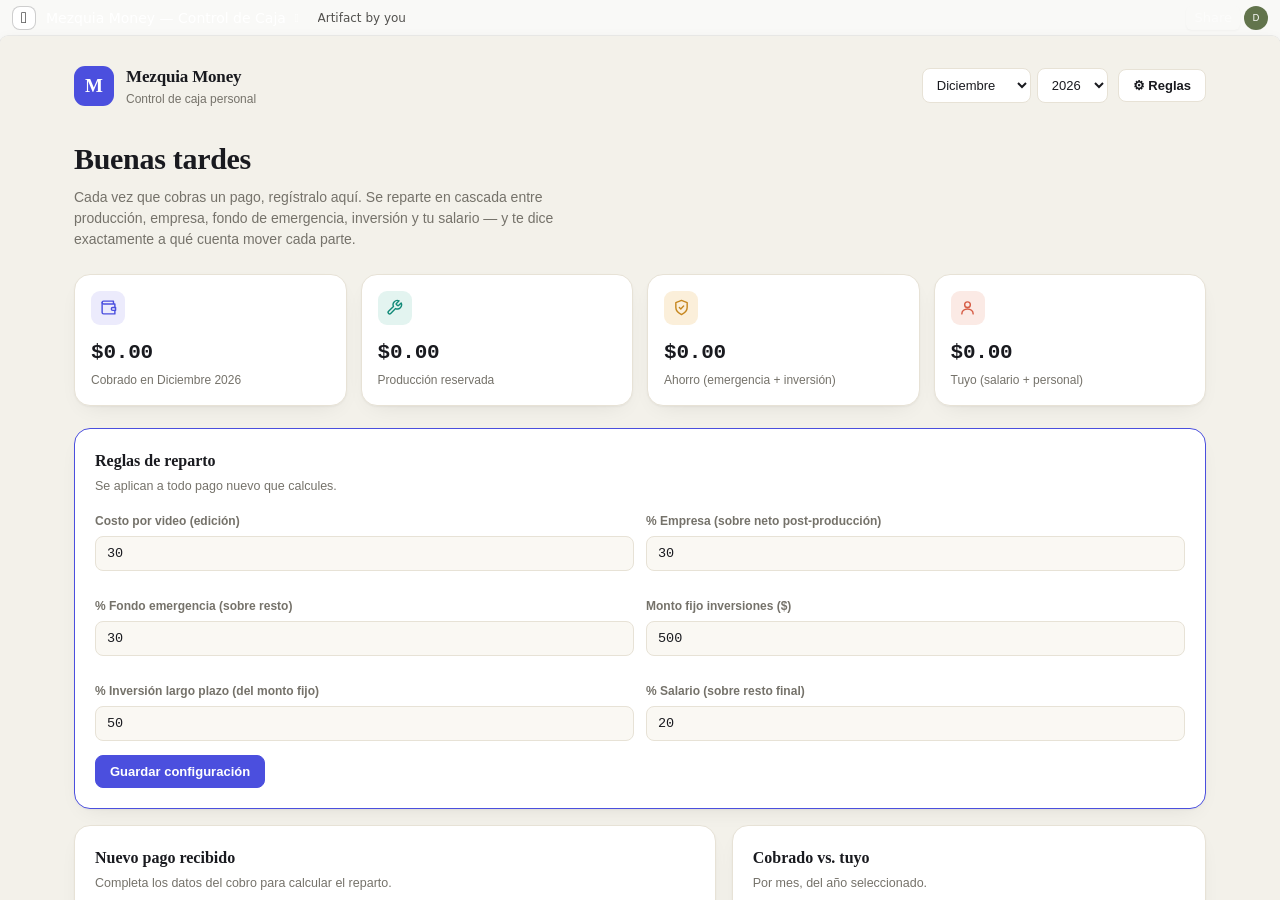
<file: Mezquia Money/Mezquia Money — Control de Caja.html>
<!DOCTYPE html>
<!-- saved from url=(0141)https://claude.ai/code/artifact/e39bda59-e09d-4701-a09c-2832c6acd079?open_in_browser=1&via=user_open&org=f5171a41-e84a-4455-96da-4be54b50c6c3 -->
<html lang="en" data-frame-uuid="e39bda59-e09d-4701-a09c-2832c6acd079" style="--frame-print-h: 1752px;"><head><meta http-equiv="Content-Type" content="text/html; charset=UTF-8"><meta property="og:title" content="Claude Artifact"><meta name="twitter:title" content="Claude Artifact"><meta name="description" content="Try out Artifacts created by Claude users"><meta property="og:description" content="Try out Artifacts created by Claude users"><meta name="twitter:description" content="Try out Artifacts created by Claude users"><meta property="og:image" content="https://claude.ai/images/claude_ogimage.png"><meta name="twitter:image" content="https://claude.ai/images/claude_ogimage.png"><meta property="og:image:width" content="1138"><meta property="og:image:height" content="640"><meta property="og:image:alt" content="Claude Artifact"><meta name="twitter:card" content="summary"><meta name="robots" content="noindex, nofollow"><meta name="build-timestamp" content="1783947442"><meta name="build-git-hash" content="af5a8041338d433cc5233b839ac29085183924e3"><meta name="viewport" content="width=device-width,initial-scale=1"><meta name="robots" content="noindex"><meta name="referrer" content="no-referrer"><title>Mezquia Money — Control de Caja</title><script nonce="">!function(e,t,r){if(t?.embedded&&(e.embedded=""),parent!==window){var o=location.origin,d=location.ancestorOrigins;if(d)d[0]===o&&d[d.length-1]===o&&(e.embedded="");else if(parent===top&&document.referrer)try{new URL(document.referrer).origin===o&&(e.embedded="")}catch{}}"embedded"in e&&"none"===(t?.chrome??r.get("chrome"))&&(e.chrome="none");var n={mode:["light","dark","system"],platform:["web","desktop"],font:["anthropic","system"]};for(var a of Object.keys(n)){var c=t?.[a]??r.get(a[0]);if("mode"===a&&null==t?.mode&&!("embedded"in e))try{var m=localStorage.getItem("frame-theme");"light"!==m&&"dark"!==m||(c=m)}catch(e){}n[a].includes(c)&&(e[a]=c)}}(document.documentElement.dataset,window.claudeDesktopArtifactPane,new URLSearchParams(location.search))</script><script nonce="">!function(){try{var e=document.documentElement.dataset.frameUuid;if(!e)return;var t=/^[0-9a-f]{8}-[0-9a-f]{4}-[0-9a-f]{4}-[0-9a-f]{4}-[0-9a-f]{12}$/,a=new URLSearchParams(location.search),n=a.get("org"),r=(document.cookie.match(/(?:^|;\s*)lastActiveOrg=([^;]*)/)||[])[1],o=n&&t.test(n)?n:r&&t.test(r)?r:null;if(!o)return;var s=self===top&&!("embedded"in document.documentElement.dataset),i=a.get("via"),c=null!==i?i:s?"user_open":"",d=a.get("sk"),l=new URLSearchParams;l.set("org",o),c&&l.set("via",c),d&&/^[A-Za-z0-9_-]{16,64}$/.test(d)&&l.set("sk",d);var u="/api/frame/"+e+"?"+l.toString(),m=function(e,t){var a=null==e?null:e.toLowerCase();return null!==a&&-1!==t.indexOf(a)?a:null},f=navigator.userAgent,g={"X-Frame-CP":"go","X-Frame-Platform":m(a.get("platform"),["web","desktop","ios","android","cli"])||(f.includes(" Electron/")?"desktop":/Android/.test(f)?"android":/iPad|iPhone|iPod/.test(f)||f.includes("Macintosh")&&navigator.maxTouchPoints>1?"ios":"web")},h=m(a.get("surface"),["chat","cowork","code","slack","teams","standalone"])||(s?"standalone":"");h&&(g["X-Frame-Surface"]=h);var v=fetch(u,{credentials:"same-origin",headers:g,signal:AbortSignal.timeout(2e4)});v.catch(function(){}),window.__frameBootPrefetch={url:u,res:v}}catch(e){}}()</script><link rel="preload" as="font" type="font/woff2" crossorigin="" href="https://assets-proxy.anthropic.com/claude-ai/v2/assets/v1/cc27851ad-DDVos-BJ.woff2"><link rel="preload" as="font" type="font/woff2" crossorigin="" href="https://assets-proxy.anthropic.com/claude-ai/v2/assets/v1/c0f671921-_JGacpB2.woff2"><link rel="preconnect" href="https://js.stripe.com/"><link rel="preconnect" href="https://m.stripe.network/"><script type="module" crossorigin="" src="./Mezquia Money — Control de Caja_files/frame-shell-D9SLKJgk.js.download" nonce=""></script><link rel="modulepreload" href="https://assets-proxy.anthropic.com/claude-ai/v2/assets/v1/frame-shell-chrome-B7fwV1Ld.js" crossorigin=""><link rel="modulepreload" href="https://assets-proxy.anthropic.com/claude-ai/v2/assets/v1/vendor-react-RSDKEZ60.js" crossorigin=""><link rel="modulepreload" href="https://assets-proxy.anthropic.com/claude-ai/v2/assets/v1/vendor-frame-shell-gates-16SIjvEd.js" crossorigin=""><link rel="modulepreload" href="https://assets-proxy.anthropic.com/claude-ai/v2/assets/v1/vendor-ant-cds-VbrYZDd_.js" crossorigin=""><link rel="modulepreload" href="https://assets-proxy.anthropic.com/claude-ai/v2/assets/v1/vendor-base-ui-CI_p93ZJ.js" crossorigin=""><link rel="modulepreload" href="https://assets-proxy.anthropic.com/claude-ai/v2/assets/v1/vendor-radix-DJdpsQ8o.js" crossorigin=""><link rel="modulepreload" href="https://assets-proxy.anthropic.com/claude-ai/v2/assets/v1/vendor-base-5_f7mmWg.js" crossorigin=""><link rel="modulepreload" href="https://assets-proxy.anthropic.com/claude-ai/v2/assets/v1/vendor-virtual-Dv6zxMze.js" crossorigin=""><link rel="modulepreload" href="https://assets-proxy.anthropic.com/claude-ai/v2/assets/v1/frame-shell-deferred-CXj7sUS_.js" crossorigin=""><style nonce="">:root{--bg: #f9f9f7;--fg: #0b0b0b;--mut: #52514e;--line: rgba(11, 11, 11, .1);--bord: rgba(11, 11, 11, .2);--hov: rgba(11, 11, 11, .05);--surf: #ffffff;--brand: #c6613f;--primary: #0b0b0b;--on-primary: #ffffff;--danger-bg: #fad6d6;--danger-bord: #f09595;--danger-fg: #8e2626}html[data-embedded]{--bg: #ffffff;--surf: #ffffff}@media (prefers-color-scheme: dark){html:not([data-mode]){--bg: #0d0d0d;--fg: #ffffff;--mut: #c3c2b7;--line: rgba(255, 255, 255, .1);--bord: rgba(255, 255, 255, .2);--hov: rgba(255, 255, 255, .05);--surf: #2c2c2a;--primary: #ffffff;--on-primary: #0b0b0b;--danger-bg: #3c0e0e;--danger-bord: #641919;--danger-fg: #ec7e7e}html:not([data-mode])[data-embedded]{--bg: #2c2c2a;--surf: #383835}}html[data-mode=light]{color-scheme:light}html[data-mode=dark]{--bg: #0d0d0d;--fg: #ffffff;--mut: #c3c2b7;--line: rgba(255, 255, 255, .1);--bord: rgba(255, 255, 255, .2);--hov: rgba(255, 255, 255, .05);--surf: #2c2c2a;--primary: #ffffff;--on-primary: #0b0b0b;--danger-bg: #3c0e0e;--danger-bord: #641919;--danger-fg: #ec7e7e;color-scheme:dark}html[data-mode=dark][data-embedded]{--bg: #2c2c2a;--surf: #383835}@font-face{font-family:"Anthropic Serif";src:url(https://assets-proxy.anthropic.com/claude-ai/v2/assets/v1/c66fc489e-2VcCjn5t.woff2) format("woff2");font-weight:300 800;font-style:normal;font-display:swap}@font-face{font-family:Anthropic Sans;src:url(https://assets-proxy.anthropic.com/claude-ai/v2/assets/v1/cc27851ad-DDVos-BJ.woff2) format("woff2");font-weight:300 800;font-style:normal;font-display:swap}@font-face{font-family:Anthropicons-Variable;src:url(https://assets-proxy.anthropic.com/claude-ai/v2/assets/v1/c0f671921-_JGacpB2.woff2) format("woff2-variations");font-weight:400 700;font-display:block}.ico{font-family:Anthropicons-Variable;font-size:16px;line-height:1;font-weight:400;-webkit-font-smoothing:auto;-webkit-user-select:none;user-select:none}:root{--bar: 36px;color-scheme:light dark}@layer{*{box-sizing:border-box;margin:0;padding:0}button{font:inherit;border:0;background:none;cursor:pointer;color:inherit}}html,body{height:100%;overflow:hidden;overscroll-behavior:none;background:var(--bg);color:var(--fg);font:13px/1.4 Anthropic Sans,-apple-system,BlinkMacSystemFont,system-ui,sans-serif}#hdr{position:relative;height:var(--bar);display:flex;align-items:center;justify-content:space-between;padding:0 12px}.l,.r{display:flex;align-items:center;gap:10px}.l{flex:1 1 0%;min-width:0}.r{flex:none}.logo{width:24px;height:24px;flex-shrink:0;border-radius:8px;display:inline-flex;align-items:center;justify-content:center;background:var(--surf);border:.5px solid var(--bord);color:var(--fg);text-decoration:none}a.logo:hover{background:var(--hov)}.byline{font-size:var(--cds-font-size-caption, 12px);color:var(--mut);white-space:nowrap;overflow:hidden;text-overflow:ellipsis;flex-shrink:0;max-width:24rem}.l>button[data-title-menu]{margin-left:-6px;flex-shrink:1000;min-width:0;overflow:hidden}.l button[data-title-menu]>span,.l button[data-title-menu] .truncate{min-width:0}.skel{display:inline-block;background:var(--hov);border-radius:4px}.skel-logo{width:24px;height:24px;border-radius:8px}.skel-title{width:8em;height:1em}.skel-avatar{width:24px;height:24px;border-radius:50%}.degraded-title{font-size:14px;font-weight:500;white-space:nowrap;overflow:hidden;text-overflow:ellipsis}#hdr-degraded,body.chrome-degraded #hdr{display:none}body.chrome-degraded #hdr-degraded{display:flex;align-items:center;gap:10px;height:var(--bar);padding:0 12px}@media (max-width: 768px){:root{--bar: 50px}#hdr{padding-left:4px}.logo,.skel-logo{display:none}.l{flex-direction:column;align-items:flex-start;justify-content:center;gap:0}.l>button[data-title-menu]{margin-left:0;max-width:100%}.byline{margin:-2px 0 0 6px;max-width:100%}.skel-avatar{width:32px;height:32px}}html[data-embedded]{--bar: 42px}html[data-embedded] #hdr{padding:0 8px}html[data-embedded] .byline{flex-shrink:1;max-width:100%}html[data-embedded] .skel-logo,html[data-embedded] .skel-title,html[data-embedded] .skel-avatar,html[data-embedded] .logo,html[data-embedded][data-chrome=none] #hdr,html[data-embedded][data-chrome=none] #hdr-degraded,html[data-header-hidden] #hdr,html[data-header-hidden] #hdr-degraded{display:none}html[data-embedded][data-chrome=none],html[data-header-hidden]{--bar: 0px}main{position:absolute;inset:var(--bar) 0 0 0;display:flex}#frame-slot{flex:1;min-width:0;position:relative}#loading{position:absolute;inset:0;display:flex;align-items:center;justify-content:center}#loading.slow{flex-direction:column;gap:12px;text-align:center;color:var(--mut);font-size:13px;padding:0 24px}#loading:after{content:"";width:24px;height:24px;border:2px solid var(--line);border-top-color:var(--mut);border-radius:50%;animation:spin .8s linear infinite}@keyframes spin{to{transform:rotate(360deg)}}#frame-content{position:absolute;inset:0;width:100%;height:100%;border:0;box-shadow:0 0 0 .5px var(--line),0 2px 4px #0b0b0b12,0 6px 16px #0b0b0b14;border-radius:8px 8px 0 0;opacity:0;transition:opacity .12s}html[data-embedded] #frame-content,html[data-header-hidden] #frame-content,body.embed #frame-content{border-radius:0;box-shadow:none}#frame-content.ready{opacity:1}@media (prefers-reduced-motion: reduce){#loading:after{animation:none}#frame-content{transition:none}}body.err #hdr,body.err #hdr-degraded,#err[hidden]{display:none}#err{position:absolute;inset:0;display:grid;place-content:safe center;gap:8px;padding:96px 16px 128px;overflow-y:auto;text-align:center;color:var(--fg)}
</style><meta name="robots" content="noindex, nofollow"><link rel="preconnect" href="https://e39bda59-e09d-4701-a09c-2832c6acd079.frame.claudeusercontent.com/"><style data-src="frame-shell-deferred">html[data-embedded] .err-actions{display:none}.err-logo{margin:0 auto 40px;height:24px;color:var(--fg)}.err-head{font-family:"Anthropic Serif",ui-serif,Georgia,Times New Roman,serif;font-size:20px;line-height:1.1;font-weight:400;color:var(--fg)}.err-sub{font-size:16px;font-weight:400;color:var(--mut)}.err-actions{margin-top:16px;display:flex;align-items:center;justify-content:center;gap:12px}.err-slot{display:contents}.err-slot:empty{display:none}.err-btn{display:inline-block;padding:8px 16px;border-radius:8px;border:1px solid transparent;background:var(--primary);color:var(--on-primary);text-decoration:none;font-size:14px}.err-btn.secondary{background:transparent;color:var(--fg);border:1px solid var(--bord)}.err-btn.secondary:hover{background:var(--hov)}[hidden]{display:none!important}.consent{z-index:60;position:absolute;inset:0;display:flex;flex-direction:column;align-items:center;overflow-y:auto;padding:24px;background:#00000080}.consent>b{margin-top:auto}.consent>.row{margin-bottom:auto}.consent>b,.consent>span,.consent>.dl-file,.consent>.row{width:100%;max-width:440px;background:var(--surf);border:1px solid var(--bord)}.consent>b{border-bottom:0;border-radius:12px 12px 0 0;padding:20px 20px 4px;font-size:16px;font-weight:600;overflow-wrap:anywhere}.consent>span{border-top:0;border-bottom:0;padding:4px 20px 16px;font-size:12px;color:var(--mut)}.consent>.dl-file{border-top:0;border-bottom:0;padding:8px 20px;font-size:13px;overflow-wrap:anywhere}.consent>.dl-file>b{font-size:14px}.consent>.row{border-top:0;border-radius:0 0 12px 12px;padding:16px 20px 20px;display:flex;gap:10px;justify-content:flex-end}.consent button{padding:8px 16px;border-radius:8px;font-size:14px;font-weight:500;background:var(--primary);color:var(--on-primary);min-width:0;max-width:100%;overflow-wrap:anywhere}.consent button:hover{filter:brightness(1.05)}.consent button.secondary{background:transparent;color:var(--fg);border:1px solid var(--bord)}.consent button.secondary:hover{background:var(--hov);filter:none}.consent:focus{outline:none}.consent.nav{position:fixed;inset:0}.consent.nav>.card{margin:auto 0;width:100%;max-width:448px;background:var(--surf);border:1px solid var(--bord);border-radius:12px;padding:20px}.consent.nav .card>b{display:block;font-size:16px;font-weight:600}.consent.nav .card>.msg{display:block;margin-top:8px;font-size:13px;color:var(--mut)}.consent.nav .card>.nav-url{margin-top:12px;padding:12px 16px;background:var(--bg);border:1px solid var(--bord);border-radius:8px;max-height:160px;overflow-y:auto;overflow-wrap:anywhere;font-size:12px;color:var(--mut)}.consent.nav .card>.nav-url>b{display:block;color:var(--fg)}.consent.nav .card>.nav-url:focus-visible{outline:2px solid var(--primary, CanvasText);outline-offset:-2px}.consent.nav .card>.nav-warn{margin-top:12px;display:flex;align-items:flex-start;gap:8px;padding:12px;background:var(--danger-bg);border:1px solid var(--danger-bord);border-radius:8px;color:var(--danger-fg);font-size:12px}.consent.nav .card>.nav-warn>svg{flex-shrink:0;margin-top:1px}.consent.nav .card>.row{margin-top:16px;display:flex;gap:10px;justify-content:flex-end}.consent button:disabled{opacity:.5;filter:none;cursor:default;pointer-events:none}#org-switch{display:flex;flex-direction:column;align-items:center;gap:10px;margin-top:8px}.err-actions #org-switch{margin-top:0}#org-caption{display:block;margin-top:12px;text-align:center;font-size:12px;color:var(--mut)}.org-menu-wrap{position:relative}#org-switch .org-trigger{display:inline-flex;align-items:center;gap:6px;padding:8px 16px;border:1px solid var(--bord);border-radius:8px;font-family:Anthropic Sans,-apple-system,BlinkMacSystemFont,system-ui,sans-serif;font-size:14px;font-weight:500;color:var(--fg)}#org-switch .org-trigger:hover{background:var(--hov)}#org-switch .org-caret{opacity:.6}.org-menu{position:absolute;top:calc(100% + 4px);left:50%;transform:translate(-50%);z-index:30;display:flex;flex-direction:column;min-width:180px;max-width:320px;max-height:240px;overflow-y:auto;padding:4px;background:var(--surf);border:1px solid var(--bord);border-radius:10px;box-shadow:0 4px 16px #0000001f}.org-menu .org-item{flex-shrink:0;display:flex;align-items:center;gap:8px;width:100%;padding:7px 10px;border-radius:6px;font-size:13px;color:var(--fg);text-align:left}.org-menu .org-item:hover,.org-menu .org-item:focus{background:var(--hov);outline:none}.org-menu .org-item:focus-visible{outline:2px solid var(--fg);outline-offset:-2px}.org-menu .org-check{display:inline-flex;align-items:center;justify-content:center;width:14px;height:14px;flex-shrink:0}.org-menu .org-name{min-width:0;flex:1;overflow:hidden;text-overflow:ellipsis;white-space:nowrap}@media print{body>:not(main):not(#err),#loading,.consent{display:none!important}html:root{--bg: #fff;--fg: #222;--mut: #555;--line: #ccc;color-scheme:light}html,body,#err{height:auto;overflow:visible}main,#frame-slot,#err,#frame-content{position:static}main{display:block}#frame-content{width:100%;height:var(--frame-print-h, 100vh);border-radius:0;box-shadow:none;opacity:1}}</style><style id="frame-chrome-css">/*! tailwindcss v4.3.0 | MIT License | https://tailwindcss.com */@layer properties{@supports (((-webkit-hyphens:none)) and (not (margin-trim:inline))) or ((-moz-orient:inline) and (not (color:rgb(from red r g b)))){:root,:host{--cds-badge-x-wght:577.8}*,:before,:after,::backdrop{--tw-translate-x:0;--tw-translate-y:0;--tw-translate-z:0;--tw-scale-x:1;--tw-scale-y:1;--tw-scale-z:1;--tw-rotate-x:initial;--tw-rotate-y:initial;--tw-rotate-z:initial;--tw-skew-x:initial;--tw-skew-y:initial;--tw-divide-y-reverse:0;--tw-border-style:solid;--tw-leading:initial;--tw-font-weight:initial;--tw-ordinal:initial;--tw-slashed-zero:initial;--tw-numeric-figure:initial;--tw-numeric-spacing:initial;--tw-numeric-fraction:initial;--tw-shadow:0 0 #0000;--tw-shadow-color:initial;--tw-shadow-alpha:100%;--tw-inset-shadow:0 0 #0000;--tw-inset-shadow-color:initial;--tw-inset-shadow-alpha:100%;--tw-ring-color:initial;--tw-ring-shadow:0 0 #0000;--tw-inset-ring-color:initial;--tw-inset-ring-shadow:0 0 #0000;--tw-ring-inset:initial;--tw-ring-offset-width:0px;--tw-ring-offset-color:#fff;--tw-ring-offset-shadow:0 0 #0000;--tw-outline-style:solid;--tw-blur:initial;--tw-brightness:initial;--tw-contrast:initial;--tw-grayscale:initial;--tw-hue-rotate:initial;--tw-invert:initial;--tw-opacity:initial;--tw-saturate:initial;--tw-sepia:initial;--tw-drop-shadow:initial;--tw-drop-shadow-color:initial;--tw-drop-shadow-alpha:100%;--tw-drop-shadow-size:initial;--tw-backdrop-blur:initial;--tw-backdrop-brightness:initial;--tw-backdrop-contrast:initial;--tw-backdrop-grayscale:initial;--tw-backdrop-hue-rotate:initial;--tw-backdrop-invert:initial;--tw-backdrop-opacity:initial;--tw-backdrop-saturate:initial;--tw-backdrop-sepia:initial;--tw-duration:initial;--tw-ease:initial;--tw-content:"";--cds-outset-x:0px;--cds-outset-y:0px;--cds-scroll-fade-size:28px;--cds-scroll-fade-top:0px;--cds-scroll-fade-bottom:0px;--cds-scroll-fade-left:0px;--cds-scroll-fade-right:0px;--cds-scroll-fade-top-raw:0px;--cds-scroll-fade-bottom-raw:0px;--cds-scroll-fade-left-raw:0px;--cds-scroll-fade-right-raw:0px;--cds-scroll-fade-y-active:0;--cds-scroll-fade-x-active:0}}}@layer theme{:root,:host{--spacing:.25rem;--font-weight-normal:400;--leading-tight:1.25;--leading-snug:1.375;--leading-normal:1.5;--leading-relaxed:1.625;--blur-md:12px;--default-transition-duration:.15s;--default-transition-timing-function:cubic-bezier(.4, 0, .2, 1)}}@layer base{@layer{:where(.cds-root),:where(.cds-root) *,:where(.cds-root) :after,:where(.cds-root) :before,:where(.cds-root) ::backdrop,:where(.cds-root) ::file-selector-button{box-sizing:border-box;margin:0;padding:0;border:0 solid}.cds-root{line-height:1.5;-webkit-text-size-adjust:100%;tab-size:4;font-family:var(--cds-font-sans,ui-sans-serif, system-ui, sans-serif, "Apple Color Emoji", "Segoe UI Emoji", "Segoe UI Symbol", "Noto Color Emoji");font-feature-settings:var(--default-font-feature-settings,normal);font-variation-settings:var(--default-font-variation-settings,normal);-webkit-tap-highlight-color:transparent}:where(.cds-root) hr{height:0;color:inherit;border-top-width:1px}:where(.cds-root) abbr:where([title]){-webkit-text-decoration:underline dotted;text-decoration:underline dotted}:where(.cds-root) h1,:where(.cds-root) h2,:where(.cds-root) h3,:where(.cds-root) h4,:where(.cds-root) h5,:where(.cds-root) h6{font-size:inherit;font-weight:inherit}:where(.cds-root) a{color:inherit;-webkit-text-decoration:inherit;text-decoration:inherit}:where(.cds-root) b,:where(.cds-root) strong{font-weight:bolder}:where(.cds-root) code,:where(.cds-root) kbd,:where(.cds-root) samp,:where(.cds-root) pre{font-family:var(--cds-font-mono,ui-monospace, SFMono-Regular, Menlo, Monaco, Consolas, "Liberation Mono", "Courier New", monospace);font-feature-settings:var(--default-mono-font-feature-settings,normal);font-variation-settings:var(--default-mono-font-variation-settings,normal);font-size:1em}:where(.cds-root) small{font-size:80%}:where(.cds-root) sub,:where(.cds-root) sup{font-size:75%;line-height:0;position:relative;vertical-align:baseline}:where(.cds-root) sub{bottom:-.25em}:where(.cds-root) sup{top:-.5em}:where(.cds-root) table{text-indent:0;border-color:inherit;border-collapse:collapse}:where(.cds-root) :-moz-focusring{outline:auto}:where(.cds-root) progress{vertical-align:baseline}:where(.cds-root) summary{display:list-item}:where(.cds-root) ol,:where(.cds-root) ul,:where(.cds-root) menu{list-style:none}:where(.cds-root) img,:where(.cds-root) svg,:where(.cds-root) video,:where(.cds-root) canvas,:where(.cds-root) audio,:where(.cds-root) iframe,:where(.cds-root) embed,:where(.cds-root) object{display:block;vertical-align:middle}:where(.cds-root) img,:where(.cds-root) video{max-width:100%;height:auto}:where(.cds-root) button,:where(.cds-root) input,:where(.cds-root) select,:where(.cds-root) optgroup,:where(.cds-root) textarea,:where(.cds-root) ::file-selector-button{font:inherit;font-feature-settings:inherit;font-variation-settings:inherit;letter-spacing:inherit;color:inherit;border-radius:0;background-color:#0000;opacity:1}:where(.cds-root) :where(select:is([multiple],[size])) optgroup{font-weight:bolder}:where(.cds-root) :where(select:is([multiple],[size])) optgroup option{padding-inline-start:20px}:where(.cds-root) ::file-selector-button{margin-inline-end:4px}:where(.cds-root) ::placeholder{opacity:1}@supports (not ((-webkit-appearance:-apple-pay-button))) or (contain-intrinsic-size:1px){:where(.cds-root) ::placeholder{color:currentColor}@supports (color:color-mix(in lab,red,red)){:where(.cds-root) ::placeholder{color:color-mix(in oklab,currentcolor 50%,transparent)}}}:where(.cds-root) textarea{resize:vertical}:where(.cds-root) ::-webkit-search-decoration{-webkit-appearance:none}:where(.cds-root) ::-webkit-date-and-time-value{min-height:1lh;text-align:inherit}:where(.cds-root) ::-webkit-datetime-edit{display:inline-flex}:where(.cds-root) ::-webkit-datetime-edit-fields-wrapper{padding:0}:where(.cds-root) ::-webkit-datetime-edit,:where(.cds-root) ::-webkit-datetime-edit-year-field,:where(.cds-root) ::-webkit-datetime-edit-month-field,:where(.cds-root) ::-webkit-datetime-edit-day-field,:where(.cds-root) ::-webkit-datetime-edit-hour-field,:where(.cds-root) ::-webkit-datetime-edit-minute-field,:where(.cds-root) ::-webkit-datetime-edit-second-field,:where(.cds-root) ::-webkit-datetime-edit-millisecond-field,:where(.cds-root) ::-webkit-datetime-edit-meridiem-field{padding-block:0}:where(.cds-root) ::-webkit-calendar-picker-indicator{line-height:1}:where(.cds-root) :-moz-ui-invalid{box-shadow:none}:where(.cds-root) button,:where(.cds-root) input:where([type=button],[type=reset],[type=submit]),:where(.cds-root) ::file-selector-button{appearance:button}:where(.cds-root) ::-webkit-inner-spin-button,:where(.cds-root) ::-webkit-outer-spin-button{height:auto}:where(.cds-root) [hidden]:where(:not([hidden=until-found])){display:none!important}}html:where(.cds-root),html:where(.cds-root):before,html:where(.cds-root):after,html:where(.cds-root) *,html:where(.cds-root) :before,html:where(.cds-root) :after,html :where(.cds-root),html :where(.cds-root):before,html :where(.cds-root):after,html :where(.cds-root) *,html :where(.cds-root) :before,html :where(.cds-root) :after{border-color:var(--cds-border)}:where(.cds-root) :where(button,[role=button],[role=tab],[role=menuitem],[role=menuitemcheckbox],[role=menuitemradio],[role=option],[role=switch],[role=checkbox],[role=radio]){cursor:var(--cds-cursor-interactive)}:where(.cds-root) :where(button,[role]):where(:disabled,[aria-disabled=true],[data-disabled]){cursor:default}:where(.cds-root) :where(input,textarea,select).cds-input{appearance:none;box-shadow:none;font:inherit;color:inherit;background:0 0;border:0;border-radius:0;outline:none;padding:0}:where(.cds-root) :where(input,textarea).cds-input.cds-input:focus{box-shadow:none;border-color:var(--cds-border);outline:none}:where(.cds-root) :where(input,textarea).cds-input.cds-input:focus-visible{box-shadow:var(--cds-focus-shadow)}:where(.cds-root) ::selection{background-color:var(--cds-bg-accent);color:var(--cds-text-accent)}}@layer components;@layer utilities{.pointer-events-auto{pointer-events:auto}.pointer-events-none{pointer-events:none}.collapse{visibility:collapse}.invisible{visibility:hidden}.visible{visibility:visible}.sr-only{clip-path:inset(50%);white-space:nowrap;border-width:0;width:1px;height:1px;margin:-1px;padding:0;position:absolute;overflow:hidden}.absolute{position:absolute}.fixed{position:fixed}.relative{position:relative}.static{position:static}.sticky{position:sticky}.inset-0{inset:calc(var(--spacing) * 0)}.inset-\[0\.5px\]{inset:.5px}.inset-x-0{inset-inline:calc(var(--spacing) * 0)}.-top-0\.5{top:calc(var(--spacing) * -.5)}.top-0{top:calc(var(--spacing) * 0)}.top-1\/2{top:50%}.top-\[calc\(var\(--bar\)\+8px\)\]{top:calc(var(--bar) + 8px)}.top-\[max\(8px\,calc\(var\(--bar\)-2px\)\)\]{top:max(8px,calc(var(--bar) - 2px))}.-right-0\.5{right:calc(var(--spacing) * -.5)}.right-\[12px\]{right:12px}.bottom-0{bottom:calc(var(--spacing) * 0)}.left-0{left:calc(var(--spacing) * 0)}.left-1\/2{left:50%}.isolate{isolation:isolate}.\!z-\[42\]{z-index:42!important}.-z-10{z-index:-10}.-z-\[1\]{z-index:-1}.z-30{z-index:30}.z-50{z-index:50}.z-60{z-index:60}.z-\[55\]{z-index:55}.z-\[70\]{z-index:70}.z-modal{z-index:var(--cds-z-modal)}.z-popover{z-index:var(--cds-z-popover)}.container{width:100%}@media (min-width:40rem){.container{max-width:40rem}}@media (min-width:48rem){.container{max-width:48rem}}@media (min-width:64rem){.container{max-width:64rem}}@media (min-width:80rem){.container{max-width:80rem}}@media (min-width:96rem){.container{max-width:96rem}}.-m-pad-sm{margin:calc(var(--cds-pad-sm) * -1)}.-mx-1{margin-inline:calc(var(--spacing) * -1)}.mx-pad-md{margin-inline:var(--cds-pad-md)}.my-1{margin-block:calc(var(--spacing) * 1)}.-mt-1{margin-top:calc(var(--spacing) * -1)}.-mt-pad-sm{margin-top:calc(var(--cds-pad-sm) * -1)}.mt-1{margin-top:calc(var(--spacing) * 1)}.mt-2{margin-top:calc(var(--spacing) * 2)}.mt-3{margin-top:calc(var(--spacing) * 3)}.mt-4{margin-top:calc(var(--spacing) * 4)}.mt-md{margin-top:var(--cds-gap-md)}.mt-pad-lg{margin-top:var(--cds-pad-lg)}.mt-px{margin-top:1px}.mt-sm{margin-top:var(--cds-gap-sm)}.mt-xs{margin-top:var(--cds-gap-xs)}.-mr-1{margin-right:calc(var(--spacing) * -1)}.-mr-pad-sm{margin-right:calc(var(--cds-pad-sm) * -1)}.mr-0\.5{margin-right:calc(var(--spacing) * .5)}.mr-\[-0\.8px\]{margin-right:-.8px}.mr-\[calc\(min\(3px\,\(var\(--cds-h-control-nested\)-12px\)\/2\)-var\(--cds-pad-sm\)\)\]{margin-right:calc(min(3px,(var(--cds-h-control-nested) - 12px) / 2) - var(--cds-pad-sm))}.mb-1{margin-bottom:calc(var(--spacing) * 1)}.mb-pad-md{margin-bottom:var(--cds-pad-md)}.-ml-0\.5{margin-left:calc(var(--spacing) * -.5)}.-ml-1{margin-left:calc(var(--spacing) * -1)}.-ml-\[calc\(var\(--cds-pad-md\)-\(var\(--cds-h-control\)-var\(--cds-checkbox\)\)\/2\)\]{margin-left:calc(calc(var(--cds-pad-md) - (var(--cds-h-control) - var(--cds-checkbox)) / 2) * -1)}.ml-0\.5{margin-left:calc(var(--spacing) * .5)}.ml-1{margin-left:calc(var(--spacing) * 1)}.ml-\[2px\]{margin-left:2px}.ml-\[calc\(\(var\(--cds-h-control-nested\)-12px\)\/2-var\(--cds-pad-sm\)\+1px\)\]{margin-left:calc((var(--cds-h-control-nested) - 12px) / 2 - var(--cds-pad-sm) + 1px)}.ml-\[calc\(\(var\(--cds-h-control-nested\)-16px\)\/2-var\(--cds-pad-sm\)\+1px\)\]{margin-left:calc((var(--cds-h-control-nested) - 16px) / 2 - var(--cds-pad-sm) + 1px)}.ml-\[calc\(\(var\(--cds-h-control-nested\)-20px\)\/2-var\(--cds-pad-sm\)\+1px\)\]{margin-left:calc((var(--cds-h-control-nested) - 20px) / 2 - var(--cds-pad-sm) + 1px)}.ml-auto{margin-left:auto}.ml-md{margin-left:var(--cds-gap-md)}.block{display:block}.contents{display:contents}.flex{display:flex}.grid{display:grid}.hidden{display:none}.inline{display:inline}.inline-block{display:inline-block}.inline-flex{display:inline-flex}.table{display:table}.\[field-sizing\:content\]{field-sizing:content}.aspect-square{aspect-ratio:1}.\!size-\[var\(--fhn\)\]{width:var(--fhn)!important;height:var(--fhn)!important}.size-5{width:calc(var(--spacing) * 5);height:calc(var(--spacing) * 5)}.size-6{width:calc(var(--spacing) * 6);height:calc(var(--spacing) * 6)}.size-9{width:calc(var(--spacing) * 9);height:calc(var(--spacing) * 9)}.size-24{width:calc(var(--spacing) * 24);height:calc(var(--spacing) * 24)}.size-\[1lh\]{width:1lh;height:1lh}.size-\[8px\]{width:8px;height:8px}.size-\[calc\(var\(--cds-h-control-nested\)-4px\)\]{width:calc(var(--cds-h-control-nested) - 4px);height:calc(var(--cds-h-control-nested) - 4px)}.size-\[calc\(var\(--cds-switch-h\,20px\)-4px\)\]{width:calc(var(--cds-switch-h,20px) - 4px);height:calc(var(--cds-switch-h,20px) - 4px)}.size-\[max\(calc\(var\(--cds-h-control-nested\)-6px\)\,12px\)\]{width:max(calc(var(--cds-h-control-nested) - 6px),12px);height:max(calc(var(--cds-h-control-nested) - 6px),12px)}.size-\[var\(--cds-avatar-lg\)\]{width:var(--cds-avatar-lg);height:var(--cds-avatar-lg)}.size-\[var\(--cds-avatar-md\)\]{width:var(--cds-avatar-md);height:var(--cds-avatar-md)}.size-\[var\(--cds-avatar-sm\)\]{width:var(--cds-avatar-sm);height:var(--cds-avatar-sm)}.size-\[var\(--cds-checkbox\)\]{width:var(--cds-checkbox);height:var(--cds-checkbox)}.size-full{width:100%;height:100%}.size-icon{width:var(--cds-icon);height:var(--cds-icon)}.h-4{height:calc(var(--spacing) * 4)}.h-6{height:calc(var(--spacing) * 6)}.h-11{height:calc(var(--spacing) * 11)}.h-28{height:calc(var(--spacing) * 28)}.h-60{height:calc(var(--spacing) * 60)}.h-\[1em\]{height:1em}.h-\[1lh\]{height:1lh}.h-\[96px\]{height:96px}.h-\[98px\]{height:98px}.h-\[calc\(100dvh-2rem\)\]{height:calc(100dvh - 2rem)}.h-\[var\(--cds-switch-h\)\]{height:var(--cds-switch-h)}.h-auto{height:auto}.h-control{height:var(--cds-h-control)}.h-control-nested{height:var(--cds-h-control-nested)}.h-full{height:100%}.h-icon{height:var(--cds-icon)}.h-px{height:1px}.\!max-h-\[240px\]{max-height:240px!important}.\!max-h-\[284px\]{max-height:284px!important}.max-h-64{max-height:calc(var(--spacing) * 64)}.max-h-80{max-height:calc(var(--spacing) * 80)}.max-h-\[72vh\]{max-height:72vh}.max-h-\[164px\]{max-height:164px}.max-h-\[320px\]{max-height:320px}.max-h-\[calc\(100dvh-2rem\)\]{max-height:calc(100dvh - 2rem)}.max-h-\[min\(var\(--available-height\)\,var\(--cds-popup-max-h\,320px\)\)\]{max-height:min(var(--available-height),var(--cds-popup-max-h,320px))}.max-h-\[var\(--available-height\)\]{max-height:var(--available-height)}.min-h-0{min-height:calc(var(--spacing) * 0)}.min-h-6{min-height:calc(var(--spacing) * 6)}.min-h-8{min-height:calc(var(--spacing) * 8)}.min-h-\[64px\]{min-height:64px}.min-h-\[96px\]{min-height:96px}.min-h-\[calc\(var\(--cds-h-control\)\*3\+48px\)\]{min-height:calc(var(--cds-h-control) * 3 + 48px)}.min-h-\[calc\(var\(--cds-h-control\)\*5\+48px\)\]{min-height:calc(var(--cds-h-control) * 5 + 48px)}.min-h-\[calc\(var\(--cds-h-control\)\*5\+72px\)\]{min-height:calc(var(--cds-h-control) * 5 + 72px)}.min-h-\[calc\(var\(--cds-h-control\)\*9\+72px\)\]{min-height:calc(var(--cds-h-control) * 9 + 72px)}.min-h-\[calc\(var\(--cds-h-control\)\*10\+72px\)\]{min-height:calc(var(--cds-h-control) * 10 + 72px)}.min-h-\[calc\(var\(--cds-h-control\)\*12\+72px\)\]{min-height:calc(var(--cds-h-control) * 12 + 72px)}.min-h-control{min-height:var(--cds-h-control)}.\!w-\[220px\]{width:220px!important}.\!w-\[260px\]{width:260px!important}.\!w-\[320px\]{width:320px!important}.w-24{width:calc(var(--spacing) * 24)}.w-32{width:calc(var(--spacing) * 32)}.w-36{width:calc(var(--spacing) * 36)}.w-84{width:calc(var(--spacing) * 84)}.w-\[20rem\]{width:20rem}.w-\[207px\]{width:207px}.w-\[220px\]{width:220px}.w-\[240px\]{width:240px}.w-\[260px\]{width:260px}.w-\[280px\]{width:280px}.w-\[320px\]{width:320px}.w-\[435px\]{width:435px}.w-\[calc\(100\%\+8px\)\]{width:calc(100% + 8px)}.w-\[calc\(100vw-2rem\)\]{width:calc(100vw - 2rem)}.w-\[calc\(var\(--cds-switch-h\,20px\)\*1\.8\)\]{width:calc(var(--cds-switch-h,20px) * 1.8)}.w-\[var\(--anchor-width\)\]{width:var(--anchor-width)}.w-auto{width:auto}.w-control{width:var(--cds-h-control)}.w-fit{width:fit-content}.w-full{width:100%}.max-w-96{max-width:calc(var(--spacing) * 96)}.max-w-\[240px\]{max-width:240px}.max-w-\[280px\]{max-width:280px}.max-w-\[320px\]{max-width:320px}.max-w-\[400px\]{max-width:400px}.max-w-\[520px\]{max-width:520px}.max-w-\[720px\]{max-width:720px}.max-w-\[880px\]{max-width:880px}.max-w-\[1024px\]{max-width:1024px}.max-w-\[1152px\]{max-width:1152px}.max-w-\[calc\(100vw-24px\)\]{max-width:calc(100vw - 24px)}.max-w-\[min\(280px\,calc\(100vw-24px\)\)\]{max-width:min(280px,100vw - 24px)}.max-w-\[min\(320px\,calc\(100vw-24px\)\)\]{max-width:min(320px,100vw - 24px)}.max-w-full{max-width:100%}.max-w-none{max-width:none}.min-w-0{min-width:calc(var(--spacing) * 0)}.min-w-80{min-width:calc(var(--spacing) * 80)}.min-w-\[2ch\]{min-width:2ch}.min-w-\[12rem\]{min-width:12rem}.min-w-\[128px\]{min-width:128px}.min-w-\[var\(--cds-h-control-nested\)\]{min-width:var(--cds-h-control-nested)}.flex-1{flex:1}.flex-none{flex:none}.shrink{flex-shrink:1}.shrink-0{flex-shrink:0}.grow{flex-grow:1}.origin-\[var\(--transform-origin\)\]{transform-origin:var(--transform-origin)}.origin-bottom-left{transform-origin:0 100%}.origin-top-left{transform-origin:0 0}.-translate-x-1\/2{--tw-translate-x: -50% ;translate:var(--tw-translate-x) var(--tw-translate-y)}.translate-x-\[7px\]{--tw-translate-x:7px;translate:var(--tw-translate-x) var(--tw-translate-y)}.-translate-y-1\/2{--tw-translate-y: -50% ;translate:var(--tw-translate-x) var(--tw-translate-y)}.scale-95{--tw-scale-x:95%;--tw-scale-y:95%;--tw-scale-z:95%;scale:var(--tw-scale-x) var(--tw-scale-y)}.rotate-412{rotate:412deg}.transform{transform:var(--tw-rotate-x,) var(--tw-rotate-y,) var(--tw-rotate-z,) var(--tw-skew-x,) var(--tw-skew-y,)}.animate-\[spin_2s_linear_infinite\]{animation:2s linear infinite spin}.cursor-\[inherit\]{cursor:inherit}.cursor-\[var\(--cds-cursor-interactive\)\]{cursor:var(--cds-cursor-interactive)}.cursor-default{cursor:default}.cursor-pointer{cursor:pointer}.cursor-text{cursor:text}.resize{resize:both}.resize-none{resize:none}.resize-y{resize:vertical}.scroll-fade-y{scroll-padding-block:var(--cds-scroll-fade-size)}@supports (animation-timeline:scroll()){.scroll-fade-y{--cds-scroll-fade-top:calc(var(--cds-scroll-fade-top-raw) * var(--cds-scroll-fade-y-active));--cds-scroll-fade-bottom:calc(var(--cds-scroll-fade-bottom-raw) * var(--cds-scroll-fade-y-active));-webkit-mask-image:linear-gradient(to bottom,transparent,#0000000d calc(var(--cds-scroll-fade-top) * .15),#00000026 calc(var(--cds-scroll-fade-top) * .3),#0000004d calc(var(--cds-scroll-fade-top) * .45),#00000080 calc(var(--cds-scroll-fade-top) * .6),#000000b3 calc(var(--cds-scroll-fade-top) * .75),#000000d9 calc(var(--cds-scroll-fade-top) * .87),#000 var(--cds-scroll-fade-top),#000 calc(100% - var(--cds-scroll-fade-bottom)),#000000d9 calc(100% - var(--cds-scroll-fade-bottom) * .87),#000000b3 calc(100% - var(--cds-scroll-fade-bottom) * .75),#00000080 calc(100% - var(--cds-scroll-fade-bottom) * .6),#0000004d calc(100% - var(--cds-scroll-fade-bottom) * .45),#00000026 calc(100% - var(--cds-scroll-fade-bottom) * .3),#0000000d calc(100% - var(--cds-scroll-fade-bottom) * .15),transparent);mask-image:linear-gradient(to bottom,transparent,#0000000d calc(var(--cds-scroll-fade-top) * .15),#00000026 calc(var(--cds-scroll-fade-top) * .3),#0000004d calc(var(--cds-scroll-fade-top) * .45),#00000080 calc(var(--cds-scroll-fade-top) * .6),#000000b3 calc(var(--cds-scroll-fade-top) * .75),#000000d9 calc(var(--cds-scroll-fade-top) * .87),#000 var(--cds-scroll-fade-top),#000 calc(100% - var(--cds-scroll-fade-bottom)),#000000d9 calc(100% - var(--cds-scroll-fade-bottom) * .87),#000000b3 calc(100% - var(--cds-scroll-fade-bottom) * .75),#00000080 calc(100% - var(--cds-scroll-fade-bottom) * .6),#0000004d calc(100% - var(--cds-scroll-fade-bottom) * .45),#00000026 calc(100% - var(--cds-scroll-fade-bottom) * .3),#0000000d calc(100% - var(--cds-scroll-fade-bottom) * .15),transparent);animation-name:cds-scroll-fade-top,cds-scroll-fade-bottom,cds-scroll-fade-y-active;animation-timing-function:linear;animation-fill-mode:both,both,none;animation-duration:auto;animation-timeline:scroll(self);animation-range:0px var(--cds-scroll-fade-size),calc(100% - var(--cds-scroll-fade-size)) 100%,0px 101%}}.grid-cols-2{grid-template-columns:repeat(2,minmax(0,1fr))}.flex-col{flex-direction:column}.flex-col-reverse{flex-direction:column-reverse}.flex-nowrap{flex-wrap:nowrap}.flex-wrap{flex-wrap:wrap}.place-items-center{place-items:center}.items-baseline{align-items:baseline}.items-center{align-items:center}.items-end{align-items:flex-end}.items-start{align-items:flex-start}.justify-between{justify-content:space-between}.justify-center{justify-content:center}.justify-end{justify-content:flex-end}.gap-0\.5{gap:calc(var(--spacing) * .5)}.gap-1{gap:calc(var(--spacing) * 1)}.gap-1\.5{gap:calc(var(--spacing) * 1.5)}.gap-2{gap:calc(var(--spacing) * 2)}.gap-4{gap:calc(var(--spacing) * 4)}.gap-96{gap:calc(var(--spacing) * 96)}.gap-\[1px\]{gap:1px}.gap-\[2px\]{gap:2px}.gap-\[4px\]{gap:4px}.gap-\[160px\]{gap:160px}.gap-\[var\(--cds-pad-sm\,6px\)\]{gap:var(--cds-pad-sm,6px)}.gap-lg{gap:var(--cds-gap-lg)}.gap-md{gap:var(--cds-gap-md)}.gap-px{gap:1px}.gap-sm{gap:var(--cds-gap-sm)}.gap-xs{gap:var(--cds-gap-xs)}.gap-x-48{column-gap:calc(var(--spacing) * 48)}.gap-y-32{row-gap:calc(var(--spacing) * 32)}:where(.divide-y>:not(:last-child)){--tw-divide-y-reverse:0;border-bottom-style:var(--tw-border-style);border-top-style:var(--tw-border-style);border-top-width:calc(1px * var(--tw-divide-y-reverse));border-bottom-width:calc(1px * calc(1 - var(--tw-divide-y-reverse)))}.self-center{align-self:center}.self-stretch{align-self:stretch}.truncate{text-overflow:ellipsis;white-space:nowrap;overflow:hidden}.overflow-auto{overflow:auto}.overflow-hidden{overflow:hidden}.overflow-visible{overflow:visible}.overflow-x-hidden{overflow-x:hidden}.overflow-y-auto{overflow-y:auto}.\!rounded-\[calc\(var\(--fr\)-\(var\(--fh\)-var\(--fhn\)\)\/2\)\]{border-radius:calc(var(--fr) - (var(--fh) - var(--fhn)) / 2)!important}.rounded{border-radius:var(--cds-radius)}.rounded-\[4px\]{border-radius:4px}.rounded-\[6px\]{border-radius:6px}.rounded-\[calc\(var\(--cds-h-control-nested\)\/4-2px\)\]{border-radius:calc(var(--cds-h-control-nested) / 4 - 2px)}.rounded-\[calc\(var\(--cds-h-control-nested\)\/4-min\(3px\,\(var\(--cds-h-control-nested\)-12px\)\/2\)\)\]{border-radius:calc(var(--cds-h-control-nested) / 4 - min(3px,(var(--cds-h-control-nested) - 12px) / 2))}.rounded-\[inherit\]{border-radius:inherit}.rounded-\[var\(--cds-checkbox-radius\)\]{border-radius:var(--cds-checkbox-radius)}.rounded-card{border-radius:calc(var(--cds-radius) + 4px)}.rounded-chip{border-radius:calc(var(--cds-h-control-nested) / 4)}.rounded-full{border-radius:3.40282e38px}.rounded-none{border-radius:0}.rounded-l-none{border-top-left-radius:0;border-bottom-left-radius:0}.rounded-r-none{border-top-right-radius:0;border-bottom-right-radius:0}.border{border-style:var(--tw-border-style);border-width:1px}.border-0{border-style:var(--tw-border-style);border-width:0}.border-2{border-style:var(--tw-border-style);border-width:2px}.border-t{border-top-style:var(--tw-border-style);border-top-width:1px}.border-b{border-bottom-style:var(--tw-border-style);border-bottom-width:1px}.border-b-\[length\:var\(--cds-ring-inner\)\]{border-bottom-style:var(--tw-border-style);border-bottom-width:var(--cds-ring-inner)}.border-l{border-left-style:var(--tw-border-style);border-left-width:1px}.border-l-2{border-left-style:var(--tw-border-style);border-left-width:2px}.border-dashed{--tw-border-style:dashed;border-style:dashed}.border-\[var\(--cds-ring-color\)\]{border-color:var(--cds-ring-color)}.border-accent{border-color:var(--cds-border-accent)}.border-alpha-4{border-color:var(--cds-alpha-4)}.border-strong{border-color:var(--cds-border-strong)}.border-transparent{border-color:#0000}.border-b-\[var\(--cds-border\)\]{border-bottom-color:var(--cds-border)}.bg-\[var\(--cds-button-on-content\)\]{background-color:var(--cds-button-on-content)}.bg-\[var\(--cds-skeleton-base\)\]{background-color:var(--cds-skeleton-base)}.bg-\[var\(--cds-switch-knob\)\]{background-color:var(--cds-switch-knob)}.bg-\[var\(--cds-switch-track\)\]{background-color:var(--cds-switch-track)}.bg-\[var\(--cds-tooltip-bg\)\]{background-color:var(--cds-tooltip-bg)}.bg-accent{background-color:var(--cds-bg-accent)}.bg-aqua-100{background-color:var(--cds-aqua-100)}.bg-aqua-500{background-color:var(--cds-aqua-500)}.bg-backdrop{background-color:var(--cds-backdrop)}.bg-blue-100{background-color:var(--cds-blue-100)}.bg-blue-500{background-color:var(--cds-blue-500)}.bg-border{background-color:var(--cds-border)}.bg-danger{background-color:var(--cds-bg-danger)}.bg-fill-accent{background-color:var(--cds-fill-accent)}.bg-fill-brand{background-color:var(--cds-fill-brand)}.bg-fill-control{background-color:var(--cds-fill-control)}.bg-fill-danger{background-color:var(--cds-fill-danger)}.bg-fill-field{background-color:var(--cds-fill-field)}.bg-fill-ghost-hover{background-color:var(--cds-fill-ghost-hover)}.bg-fill-primary{background-color:var(--cds-fill-primary)}.bg-fill-pro{background-color:var(--cds-fill-pro)}.bg-fill-secondary{background-color:var(--cds-fill-secondary)}.bg-fill-success{background-color:var(--cds-fill-success)}.bg-gray-700{background-color:var(--cds-gray-700)}.bg-green-100{background-color:var(--cds-green-100)}.bg-green-500{background-color:var(--cds-green-500)}.bg-magenta-100{background-color:var(--cds-magenta-100)}.bg-magenta-450{background-color:var(--cds-magenta-450)}.bg-neutral{background-color:var(--cds-bg-neutral)}.bg-neutral-40{background-color:var(--cds-neutral-40)}.bg-orange-100{background-color:var(--cds-orange-100)}.bg-orange-450{background-color:var(--cds-orange-450)}.bg-page{background-color:var(--cds-page-bg)}.bg-pro{background-color:var(--cds-bg-pro)}.bg-red-100{background-color:var(--cds-red-100)}.bg-red-450{background-color:var(--cds-red-450)}.bg-success{background-color:var(--cds-bg-success)}.bg-surface-1{background-color:var(--cds-surface-1)}.bg-surface-2{background-color:var(--cds-surface-2)}.bg-surface-3{background-color:var(--cds-surface-3)}.bg-surface-popover{background-color:var(--cds-surface-popover)}.bg-transparent{background-color:#0000}.bg-violet-100{background-color:var(--cds-violet-100)}.bg-violet-450{background-color:var(--cds-violet-450)}.bg-warning{background-color:var(--cds-bg-warning)}.bg-yellow-100{background-color:var(--cds-yellow-100)}.bg-yellow-500{background-color:var(--cds-yellow-500)}.\[mask-image\:linear-gradient\(to_right\,\#000_calc\(100\%-24px\)\,transparent\)\]{-webkit-mask-image:linear-gradient(90deg,#000 calc(100% - 24px),#0000);mask-image:linear-gradient(90deg,#000 calc(100% - 24px),#0000)}.fill-\[var\(--cds-surface-popover\)\]{fill:var(--cds-surface-popover)}.fill-accent{fill:var(--cds-fill-accent)}.fill-brand{fill:var(--cds-fill-brand)}.fill-current{fill:currentColor}.fill-danger{fill:var(--cds-fill-danger)}.object-cover{object-fit:cover}.p-0{padding:calc(var(--spacing) * 0)}.p-1{padding:calc(var(--spacing) * 1)}.p-3{padding:calc(var(--spacing) * 3)}.p-\[2px\]{padding:2px}.p-\[6px\]{padding:6px}.p-lg{padding:var(--cds-pad-lg)}.p-md{padding:var(--cds-pad-md)}.p-sm{padding:var(--cds-pad-sm)}.p-xl{padding:var(--cds-pad-xl)}.px-0{padding-inline:calc(var(--spacing) * 0)}.px-1{padding-inline:calc(var(--spacing) * 1)}.px-1\.5{padding-inline:calc(var(--spacing) * 1.5)}.px-2{padding-inline:calc(var(--spacing) * 2)}.px-40{padding-inline:calc(var(--spacing) * 40)}.px-\[4px\]{padding-inline:4px}.px-\[calc\(var\(--cds-pad-md\)\+4px\)\]{padding-inline:calc(var(--cds-pad-md) + 4px)}.px-md{padding-inline:var(--cds-pad-md)}.px-sm{padding-inline:var(--cds-pad-sm)}.py-1{padding-block:calc(var(--spacing) * 1)}.py-1\.5{padding-block:calc(var(--spacing) * 1.5)}.py-2{padding-block:calc(var(--spacing) * 2)}.py-24{padding-block:calc(var(--spacing) * 24)}.py-\[1px\]{padding-block:1px}.py-\[3px\]{padding-block:3px}.py-\[calc\(\(var\(--cds-h-control\)-var\(--cds-leading-body\)\)\/2\)\]{padding-block:calc((var(--cds-h-control) - var(--cds-leading-body)) / 2)}.py-md{padding-block:var(--cds-pad-md)}.py-sm{padding-block:var(--cds-pad-sm)}.pt-0{padding-top:calc(var(--spacing) * 0)}.pt-1{padding-top:calc(var(--spacing) * 1)}.pt-2{padding-top:calc(var(--spacing) * 2)}.pr-0{padding-right:calc(var(--spacing) * 0)}.pr-0\.5{padding-right:calc(var(--spacing) * .5)}.pr-md{padding-right:var(--cds-pad-md)}.pr-sm{padding-right:var(--cds-pad-sm)}.pb-1{padding-bottom:calc(var(--spacing) * 1)}.pb-\[0\.05em\]{padding-bottom:.05em}.pb-\[4px\]{padding-bottom:4px}.pb-\[calc\(\(var\(--cds-h-control\)-var\(--cds-font-size-body\)-var\(--cds-leading-footnote\)\+var\(--cds-font-size-footnote\)\)\/2\)\]{padding-bottom:calc((var(--cds-h-control) - var(--cds-font-size-body) - var(--cds-leading-footnote) + var(--cds-font-size-footnote)) / 2)}.pb-lg{padding-bottom:var(--cds-pad-lg)}.pb-md{padding-bottom:var(--cds-pad-md)}.pb-sm{padding-bottom:var(--cds-pad-sm)}.\!pl-\[6px\]{padding-left:6px!important}.pl-0{padding-left:calc(var(--spacing) * 0)}.pl-2{padding-left:calc(var(--spacing) * 2)}.pl-\[6px\]{padding-left:6px}.pl-md{padding-left:var(--cds-pad-md)}.pl-sm{padding-left:var(--cds-pad-sm)}.text-left{text-align:left}.align-middle{vertical-align:middle}.\[font-family\:inherit\]{font-family:inherit}.font-sans{font-family:var(--cds-font-sans)}.text-body-medium{font-size:var(--cds-font-size-body);line-height:var(--cds-leading-body);font-weight:500}.text-caption-semibold{font-size:var(--cds-font-size-caption);line-height:var(--cds-leading-caption);font-weight:600}.text-footnote-semibold{font-size:var(--cds-font-size-footnote);line-height:var(--cds-leading-footnote);font-weight:600}.text-heading-semibold{font-size:var(--cds-font-size-heading);line-height:var(--cds-leading-heading);font-weight:600}.text-\[11px\]\/\[14px\]{font-size:11px;line-height:14px}.text-\[13px\]\/\[18px\]{font-size:13px;line-height:18px}.text-body{font-size:var(--cds-font-size-body);line-height:var(--tw-leading,var(--cds-leading-body))}.text-caption{font-size:var(--cds-font-size-caption);line-height:var(--tw-leading,var(--cds-leading-caption))}.text-footnote{font-size:var(--cds-font-size-footnote);line-height:var(--tw-leading,var(--cds-leading-footnote))}.text-title{font-size:var(--cds-font-size-title);line-height:var(--tw-leading,var(--cds-leading-title))}.text-\[9px\]{font-size:9px}.text-\[14px\]{font-size:14px}.text-\[length\:12px\]{font-size:12px}.leading-none{--tw-leading:1;line-height:1}.leading-normal{--tw-leading:var(--leading-normal);line-height:var(--leading-normal)}.leading-relaxed{--tw-leading:var(--leading-relaxed);line-height:var(--leading-relaxed)}.leading-snug{--tw-leading:var(--leading-snug);line-height:var(--leading-snug)}.leading-tight{--tw-leading:var(--leading-tight);line-height:var(--leading-tight)}.font-medium{--tw-font-weight:var(--cds-font-weight-medium);font-weight:var(--cds-font-weight-medium)}.font-normal{--tw-font-weight:var(--font-weight-normal);font-weight:var(--font-weight-normal)}.font-semibold{--tw-font-weight:var(--cds-font-weight-semibold);font-weight:var(--cds-font-weight-semibold)}.break-words{overflow-wrap:break-word}.text-ellipsis{text-overflow:ellipsis}.whitespace-normal{white-space:normal}.whitespace-nowrap{white-space:nowrap}.whitespace-pre{white-space:pre}.whitespace-pre-wrap{white-space:pre-wrap}.\!text-on-accent{color:var(--cds-on-accent)!important}.text-\[var\(--cds-tooltip-fg\)\]{color:var(--cds-tooltip-fg)}.text-accent{color:var(--cds-text-accent)}.text-aqua-600{color:var(--cds-aqua-600)}.text-blue-600{color:var(--cds-blue-600)}.text-current{color:currentColor}.text-danger{color:var(--cds-text-danger)}.text-gray-0{color:var(--cds-gray-0)}.text-green-600{color:var(--cds-green-600)}.text-magenta-600{color:var(--cds-magenta-600)}.text-muted{color:var(--cds-text-muted)}.text-on-accent{color:var(--cds-on-accent)}.text-on-brand{color:var(--cds-on-brand)}.text-on-danger{color:var(--cds-on-danger)}.text-on-primary{color:var(--cds-on-primary)}.text-on-pro{color:var(--cds-on-pro)}.text-orange-600{color:var(--cds-orange-600)}.text-primary{color:var(--cds-text-primary)}.text-pro{color:var(--cds-text-pro)}.text-red-600{color:var(--cds-red-600)}.text-secondary{color:var(--cds-text-secondary)}.text-success{color:var(--cds-text-success)}.text-violet-600{color:var(--cds-violet-600)}.text-warning{color:var(--cds-text-warning)}.text-yellow-600{color:var(--cds-yellow-600)}.ordinal{--tw-ordinal:ordinal;font-variant-numeric:var(--tw-ordinal,) var(--tw-slashed-zero,) var(--tw-numeric-figure,) var(--tw-numeric-spacing,) var(--tw-numeric-fraction,)}.tabular-nums{--tw-numeric-spacing:tabular-nums;font-variant-numeric:var(--tw-ordinal,) var(--tw-slashed-zero,) var(--tw-numeric-figure,) var(--tw-numeric-spacing,) var(--tw-numeric-fraction,)}.underline{text-decoration-line:underline}.opacity-0{opacity:0}.opacity-50{opacity:.5}.opacity-60{opacity:.6}.opacity-70{opacity:.7}.shadow{--tw-shadow:0 1px 3px 0 var(--tw-shadow-color,#0000001a), 0 1px 2px -1px var(--tw-shadow-color,#0000001a);box-shadow:var(--tw-inset-shadow),var(--tw-inset-ring-shadow),var(--tw-ring-offset-shadow),var(--tw-ring-shadow),var(--tw-shadow)}.shadow-\[inset_0_0_0_1px_var\(--cds-button-on-content-ring\)\]{--tw-shadow:inset 0 0 0 1px var(--tw-shadow-color,var(--cds-button-on-content-ring));box-shadow:var(--tw-inset-shadow),var(--tw-inset-ring-shadow),var(--tw-ring-offset-shadow),var(--tw-ring-shadow),var(--tw-shadow)}.shadow-field{--tw-shadow:inset 0 0 0 1px var(--tw-shadow-color,var(--cds-fill-secondary-ring)), 0 1px 2px 0 var(--tw-shadow-color,#0000000d);box-shadow:var(--tw-inset-shadow),var(--tw-inset-ring-shadow),var(--tw-ring-offset-shadow),var(--tw-ring-shadow),var(--tw-shadow)}.shadow-field-ring{--tw-shadow:inset 0 0 0 1px var(--tw-shadow-color,var(--cds-fill-secondary-ring));box-shadow:var(--tw-inset-shadow),var(--tw-inset-ring-shadow),var(--tw-ring-offset-shadow),var(--tw-ring-shadow),var(--tw-shadow)}.shadow-focus{--tw-shadow:var(--cds-focus-shadow);box-shadow:var(--tw-inset-shadow),var(--tw-inset-ring-shadow),var(--tw-ring-offset-shadow),var(--tw-ring-shadow),var(--tw-shadow)}.shadow-lg{--tw-shadow:var(--cds-shadow-lg);box-shadow:var(--tw-inset-shadow),var(--tw-inset-ring-shadow),var(--tw-ring-offset-shadow),var(--tw-ring-shadow),var(--tw-shadow)}.shadow-md{--tw-shadow:var(--cds-shadow-md);box-shadow:var(--tw-inset-shadow),var(--tw-inset-ring-shadow),var(--tw-ring-offset-shadow),var(--tw-ring-shadow),var(--tw-shadow)}.shadow-none{--tw-shadow:0 0 #0000;box-shadow:var(--tw-inset-shadow),var(--tw-inset-ring-shadow),var(--tw-ring-offset-shadow),var(--tw-ring-shadow),var(--tw-shadow)}.shadow-panel{--tw-shadow:inset 0 0 0 var(--tw-shadow-color,var(--cds-ring-inner)) var(--cds-ring-color), 0 0 0 var(--tw-shadow-color,var(--cds-ring-outer)) var(--cds-ring-color), var(--cds-shadow-popover);box-shadow:var(--tw-inset-shadow),var(--tw-inset-ring-shadow),var(--tw-ring-offset-shadow),var(--tw-ring-shadow),var(--tw-shadow)}.shadow-panel-lg{--tw-shadow:inset 0 0 0 var(--tw-shadow-color,var(--cds-ring-inner)) var(--cds-ring-color), 0 0 0 var(--tw-shadow-color,var(--cds-ring-outer)) var(--cds-ring-color), var(--cds-shadow-lg);box-shadow:var(--tw-inset-shadow),var(--tw-inset-ring-shadow),var(--tw-ring-offset-shadow),var(--tw-ring-shadow),var(--tw-shadow)}.shadow-panel-sm{--tw-shadow:inset 0 0 0 var(--tw-shadow-color,var(--cds-ring-inner)) var(--cds-ring-color), 0 0 0 var(--tw-shadow-color,var(--cds-ring-outer)) var(--cds-ring-color), var(--cds-shadow-sm);box-shadow:var(--tw-inset-shadow),var(--tw-inset-ring-shadow),var(--tw-ring-offset-shadow),var(--tw-ring-shadow),var(--tw-shadow)}.shadow-sm{--tw-shadow:var(--cds-shadow-sm);box-shadow:var(--tw-inset-shadow),var(--tw-inset-ring-shadow),var(--tw-ring-offset-shadow),var(--tw-ring-shadow),var(--tw-shadow)}.ring{--tw-ring-shadow:var(--tw-ring-inset,) 0 0 0 calc(1px + var(--tw-ring-offset-width)) var(--tw-ring-color,currentcolor);box-shadow:var(--tw-inset-shadow),var(--tw-inset-ring-shadow),var(--tw-ring-offset-shadow),var(--tw-ring-shadow),var(--tw-shadow)}.outline{outline-style:var(--tw-outline-style);outline-width:1px}.blur{--tw-blur:blur(8px);filter:var(--tw-blur,) var(--tw-brightness,) var(--tw-contrast,) var(--tw-grayscale,) var(--tw-hue-rotate,) var(--tw-invert,) var(--tw-saturate,) var(--tw-sepia,) var(--tw-drop-shadow,)}.drop-shadow{--tw-drop-shadow-size:drop-shadow(0 1px 2px var(--tw-drop-shadow-color,#0000001a)) drop-shadow(0 1px 1px var(--tw-drop-shadow-color,#0000000f));--tw-drop-shadow:drop-shadow(0 1px 2px #0000001a) drop-shadow(0 1px 1px #0000000f);filter:var(--tw-blur,) var(--tw-brightness,) var(--tw-contrast,) var(--tw-grayscale,) var(--tw-hue-rotate,) var(--tw-invert,) var(--tw-saturate,) var(--tw-sepia,) var(--tw-drop-shadow,)}.invert{--tw-invert:invert(100%);filter:var(--tw-blur,) var(--tw-brightness,) var(--tw-contrast,) var(--tw-grayscale,) var(--tw-hue-rotate,) var(--tw-invert,) var(--tw-saturate,) var(--tw-sepia,) var(--tw-drop-shadow,)}.\[filter\:drop-shadow\(0_8px_24px_var\(--cds-shadow-color\)\)_drop-shadow\(0_2px_6px_var\(--cds-shadow-color\)\)\]{filter:drop-shadow(0 8px 24px var(--cds-shadow-color)) drop-shadow(0 2px 6px var(--cds-shadow-color))}.filter{filter:var(--tw-blur,) var(--tw-brightness,) var(--tw-contrast,) var(--tw-grayscale,) var(--tw-hue-rotate,) var(--tw-invert,) var(--tw-saturate,) var(--tw-sepia,) var(--tw-drop-shadow,)}.backdrop-blur-\[2px\]{--tw-backdrop-blur:blur(2px);-webkit-backdrop-filter:var(--tw-backdrop-blur,) var(--tw-backdrop-brightness,) var(--tw-backdrop-contrast,) var(--tw-backdrop-grayscale,) var(--tw-backdrop-hue-rotate,) var(--tw-backdrop-invert,) var(--tw-backdrop-opacity,) var(--tw-backdrop-saturate,) var(--tw-backdrop-sepia,);backdrop-filter:var(--tw-backdrop-blur,) var(--tw-backdrop-brightness,) var(--tw-backdrop-contrast,) var(--tw-backdrop-grayscale,) var(--tw-backdrop-hue-rotate,) var(--tw-backdrop-invert,) var(--tw-backdrop-opacity,) var(--tw-backdrop-saturate,) var(--tw-backdrop-sepia,)}.backdrop-blur-md{--tw-backdrop-blur:blur(var(--blur-md));-webkit-backdrop-filter:var(--tw-backdrop-blur,) var(--tw-backdrop-brightness,) var(--tw-backdrop-contrast,) var(--tw-backdrop-grayscale,) var(--tw-backdrop-hue-rotate,) var(--tw-backdrop-invert,) var(--tw-backdrop-opacity,) var(--tw-backdrop-saturate,) var(--tw-backdrop-sepia,);backdrop-filter:var(--tw-backdrop-blur,) var(--tw-backdrop-brightness,) var(--tw-backdrop-contrast,) var(--tw-backdrop-grayscale,) var(--tw-backdrop-hue-rotate,) var(--tw-backdrop-invert,) var(--tw-backdrop-opacity,) var(--tw-backdrop-saturate,) var(--tw-backdrop-sepia,)}.backdrop-filter{-webkit-backdrop-filter:var(--tw-backdrop-blur,) var(--tw-backdrop-brightness,) var(--tw-backdrop-contrast,) var(--tw-backdrop-grayscale,) var(--tw-backdrop-hue-rotate,) var(--tw-backdrop-invert,) var(--tw-backdrop-opacity,) var(--tw-backdrop-saturate,) var(--tw-backdrop-sepia,);backdrop-filter:var(--tw-backdrop-blur,) var(--tw-backdrop-brightness,) var(--tw-backdrop-contrast,) var(--tw-backdrop-grayscale,) var(--tw-backdrop-hue-rotate,) var(--tw-backdrop-invert,) var(--tw-backdrop-opacity,) var(--tw-backdrop-saturate,) var(--tw-backdrop-sepia,)}.transition{transition-property:color,background-color,border-color,outline-color,text-decoration-color,fill,stroke,--tw-gradient-from,--tw-gradient-via,--tw-gradient-to,opacity,box-shadow,transform,translate,scale,rotate,filter,-webkit-backdrop-filter,backdrop-filter,display,content-visibility,overlay,pointer-events;transition-timing-function:var(--tw-ease,var(--default-transition-timing-function));transition-duration:var(--tw-duration,var(--default-transition-duration))}.transition-\[color\,background-color\,box-shadow\,--cds-badge-x-wght\]{transition-property:color,background-color,box-shadow,--cds-badge-x-wght;transition-timing-function:var(--tw-ease,var(--default-transition-timing-function));transition-duration:var(--tw-duration,var(--default-transition-duration))}.transition-\[opacity\,scale\]{transition-property:opacity,scale;transition-timing-function:var(--tw-ease,var(--default-transition-timing-function));transition-duration:var(--tw-duration,var(--default-transition-duration))}.transition-\[opacity\,transform\]{transition-property:opacity,transform;transition-timing-function:var(--tw-ease,var(--default-transition-timing-function));transition-duration:var(--tw-duration,var(--default-transition-duration))}.transition-\[…\,scale\]{transition-property:…,scale;transition-timing-function:var(--tw-ease,var(--default-transition-timing-function));transition-duration:var(--tw-duration,var(--default-transition-duration))}.transition-colors{transition-property:color,background-color,border-color,outline-color,text-decoration-color,fill,stroke,--tw-gradient-from,--tw-gradient-via,--tw-gradient-to;transition-timing-function:var(--tw-ease,var(--default-transition-timing-function));transition-duration:var(--tw-duration,var(--default-transition-duration))}.transition-opacity{transition-property:opacity;transition-timing-function:var(--tw-ease,var(--default-transition-timing-function));transition-duration:var(--tw-duration,var(--default-transition-duration))}.transition-shadow{transition-property:box-shadow;transition-timing-function:var(--tw-ease,var(--default-transition-timing-function));transition-duration:var(--tw-duration,var(--default-transition-duration))}.transition-transform{transition-property:transform,translate,scale,rotate;transition-timing-function:var(--tw-ease,var(--default-transition-timing-function));transition-duration:var(--tw-duration,var(--default-transition-duration))}.duration-base{--tw-duration:var(--cds-dur-base);transition-duration:var(--cds-dur-base)}.duration-fast{--tw-duration:var(--cds-dur-fast);transition-duration:var(--cds-dur-fast)}.duration-snap{--tw-duration:var(--cds-dur-snap);transition-duration:var(--cds-dur-snap)}.ease-out{--tw-ease:var(--cds-ease-out);transition-timing-function:var(--cds-ease-out)}.ease-overshoot{--tw-ease:var(--cds-ease-overshoot);transition-timing-function:var(--cds-ease-overshoot)}.ease-snap{--tw-ease:var(--cds-ease-snap);transition-timing-function:var(--cds-ease-snap)}.draggable-none{-webkit-app-region:no-drag;app-region:no-drag}.outline-none{--tw-outline-style:none;outline-style:none}.select-all{-webkit-user-select:all;user-select:all}.select-none{-webkit-user-select:none;user-select:none}.\[--cds-badge-x-wght\:577\.8\]{--cds-badge-x-wght:577.8}.\[--cds-fill-ghost-hover\:rgb\(255_255_255\/0\.15\)\]{--cds-fill-ghost-hover:#ffffff26}.\[--cds-focus-shadow\:inset_0_0_0_1px_var\(--cds-page-bg\)\,0_0_0_1px_var\(--cds-on-accent\)\,0_0_6px_1px_color-mix\(in_srgb\,var\(--cds-on-accent\)_35\%\,transparent\)\]{--cds-focus-shadow:inset 0 0 0 1px var(--cds-page-bg),0 0 0 1px var(--cds-on-accent),0 0 6px 1px var(--cds-on-accent)}@supports (color:color-mix(in lab,red,red)){.\[--cds-focus-shadow\:inset_0_0_0_1px_var\(--cds-page-bg\)\,0_0_0_1px_var\(--cds-on-accent\)\,0_0_6px_1px_color-mix\(in_srgb\,var\(--cds-on-accent\)_35\%\,transparent\)\]{--cds-focus-shadow:inset 0 0 0 1px var(--cds-page-bg),0 0 0 1px var(--cds-on-accent),0 0 6px 1px color-mix(in srgb,var(--cds-on-accent) 35%,transparent)}}.\[--cds-page-bg\:var\(--cds-fill-accent\)\]{--cds-page-bg:var(--cds-fill-accent)}.\[--fh\:var\(--cds-h-control\)\]{--fh:var(--cds-h-control)}.\[--fhn\:var\(--cds-h-control-nested\)\]{--fhn:var(--cds-h-control-nested)}.\[--fr\:var\(--cds-radius\)\]{--fr:var(--cds-radius)}.group-focus-within\:pointer-events-auto:is(:where(.group):focus-within *){pointer-events:auto}.group-focus-within\:scale-100:is(:where(.group):focus-within *){--tw-scale-x:100%;--tw-scale-y:100%;--tw-scale-z:100%;scale:var(--tw-scale-x) var(--tw-scale-y)}.group-focus-within\:opacity-100:is(:where(.group):focus-within *){opacity:1}@media (hover:hover){.group-hover\:pointer-events-auto:is(:where(.group):hover *){pointer-events:auto}.group-hover\:scale-100:is(:where(.group):hover *){--tw-scale-x:100%;--tw-scale-y:100%;--tw-scale-z:100%;scale:var(--tw-scale-x) var(--tw-scale-y)}.group-hover\:opacity-100:is(:where(.group):hover *){opacity:1}.group-hover\/btn\:bg-\[var\(--cds-button-on-content-hover\)\]:is(:where(.group\/btn):hover *){background-color:var(--cds-button-on-content-hover)}.group-hover\/btn\:bg-fill-brand-hover:is(:where(.group\/btn):hover *){background-color:var(--cds-fill-brand-hover)}.group-hover\/btn\:bg-fill-danger-hover:is(:where(.group\/btn):hover *){background-color:var(--cds-fill-danger-hover)}.group-hover\/btn\:bg-fill-ghost-hover:is(:where(.group\/btn):hover *){background-color:var(--cds-fill-ghost-hover)}.group-hover\/btn\:bg-fill-primary-hover:is(:where(.group\/btn):hover *){background-color:var(--cds-fill-primary-hover)}.group-hover\/btn\:bg-fill-secondary-hover:is(:where(.group\/btn):hover *){background-color:var(--cds-fill-secondary-hover)}.group-hover\/cb\:border-stronger:is(:where(.group\/cb):hover *){border-color:var(--cds-border-stronger)}.group-hover\/cbx\:text-secondary:is(:where(.group\/cbx):hover *){color:var(--cds-text-secondary)}}.group-focus-visible\/btn\:\!shadow-\[inset_0_0_0_1px_var\(--cds-button-on-content-ring\)\]:is(:where(.group\/btn):focus-visible *){--tw-shadow:inset 0 0 0 1px var(--tw-shadow-color,var(--cds-button-on-content-ring))!important;box-shadow:var(--tw-inset-shadow),var(--tw-inset-ring-shadow),var(--tw-ring-offset-shadow),var(--tw-ring-shadow),var(--tw-shadow)!important}.group-focus-visible\/btn\:shadow-\[inset_0_0_0_1px_var\(--cds-page-bg\)\]:is(:where(.group\/btn):focus-visible *){--tw-shadow:inset 0 0 0 1px var(--tw-shadow-color,var(--cds-page-bg));box-shadow:var(--tw-inset-shadow),var(--tw-inset-ring-shadow),var(--tw-ring-offset-shadow),var(--tw-ring-shadow),var(--tw-shadow)}.group-focus-visible\/cb\:shadow-focus:is(:where(.group\/cb):focus-visible *){--tw-shadow:var(--cds-focus-shadow);box-shadow:var(--tw-inset-shadow),var(--tw-inset-ring-shadow),var(--tw-ring-offset-shadow),var(--tw-ring-shadow),var(--tw-shadow)}.group-aria-expanded\/btn\:bg-\[var\(--cds-button-on-content-hover\)\]:is(:where(.group\/btn)[aria-expanded=true] *){background-color:var(--cds-button-on-content-hover)}.group-aria-expanded\/btn\:bg-fill-brand-hover:is(:where(.group\/btn)[aria-expanded=true] *){background-color:var(--cds-fill-brand-hover)}.group-aria-expanded\/btn\:bg-fill-danger-hover:is(:where(.group\/btn)[aria-expanded=true] *){background-color:var(--cds-fill-danger-hover)}.group-aria-expanded\/btn\:bg-fill-ghost-hover:is(:where(.group\/btn)[aria-expanded=true] *){background-color:var(--cds-fill-ghost-hover)}.group-aria-expanded\/btn\:bg-fill-primary-hover:is(:where(.group\/btn)[aria-expanded=true] *){background-color:var(--cds-fill-primary-hover)}.group-aria-expanded\/btn\:bg-fill-secondary-hover:is(:where(.group\/btn)[aria-expanded=true] *){background-color:var(--cds-fill-secondary-hover)}.group-aria-pressed\/btn\:bg-accent:is(:where(.group\/btn)[aria-pressed=true] *){background-color:var(--cds-bg-accent)}@media (hover:hover){.group-hover\/btn\:group-aria-pressed\/btn\:bg-accent:is(:where(.group\/btn):hover *):is(:where(.group\/btn)[aria-pressed=true] *){background-color:var(--cds-bg-accent)}}.group-data-\[checked\]\/cb\:border-0:is(:where(.group\/cb)[data-checked] *){border-style:var(--tw-border-style);border-width:0}.group-data-\[checked\]\/cb\:bg-fill-accent:is(:where(.group\/cb)[data-checked] *){background-color:var(--cds-fill-accent)}@media (hover:hover){.group-data-\[checked\]\/cb\:group-hover\/cb\:bg-fill-accent-hover:is(:where(.group\/cb)[data-checked] *):is(:where(.group\/cb):hover *){background-color:var(--cds-fill-accent-hover)}.group-data-\[disabled\]\/cb\:group-hover\/cb\:border-strong:is(:where(.group\/cb)[data-disabled] *):is(:where(.group\/cb):hover *){border-color:var(--cds-border-strong)}}.group-data-\[highlighted\]\/menu-danger\:text-on-danger:is(:where(.group\/menu-danger)[data-highlighted] *){color:var(--cds-on-danger)}.group-data-\[indeterminate\]\/cb\:border-0:is(:where(.group\/cb)[data-indeterminate] *){border-style:var(--tw-border-style);border-width:0}.group-data-\[indeterminate\]\/cb\:bg-fill-accent:is(:where(.group\/cb)[data-indeterminate] *){background-color:var(--cds-fill-accent)}@media (hover:hover){.group-data-\[indeterminate\]\/cb\:group-hover\/cb\:bg-fill-accent-hover:is(:where(.group\/cb)[data-indeterminate] *):is(:where(.group\/cb):hover *){background-color:var(--cds-fill-accent-hover)}}.placeholder\:text-muted::placeholder{color:var(--cds-text-muted)}.before\:absolute:before{content:var(--tw-content);position:absolute}.before\:top-1\/2:before{content:var(--tw-content);top:50%}.before\:left-\[-2px\]:before{content:var(--tw-content);left:-2px}.before\:h-\[max\(24px\,100\%\)\]:before{content:var(--tw-content);height:max(24px,100%)}.before\:w-\[max\(24px\,calc\(100\%\+2px\)\)\]:before{content:var(--tw-content);width:max(24px,100% + 2px)}.before\:-translate-y-1\/2:before{content:var(--tw-content);--tw-translate-y: -50% ;translate:var(--tw-translate-x) var(--tw-translate-y)}.before\:content-\[\'\'\]:before{--tw-content:"";content:var(--tw-content)}.after\:absolute:after{content:var(--tw-content);position:absolute}.after\:inset-0:after{content:var(--tw-content);inset:calc(var(--spacing) * 0)}.after\:animate-\[cds-shimmer_2s_linear_infinite\]:after{content:var(--tw-content);animation:2s linear infinite cds-shimmer}.after\:bg-\[linear-gradient\(90deg\,transparent\,var\(--cds-skeleton-sheen\)\,transparent\)\]:after{content:var(--tw-content);background-image:linear-gradient(90deg,transparent,var(--cds-skeleton-sheen),transparent)}.empty\:hidden:empty{display:none}.focus-within\:bg-fill-ghost-hover:focus-within{background-color:var(--cds-fill-ghost-hover)}.focus-within\:shadow-focus:focus-within{--tw-shadow:var(--cds-focus-shadow);box-shadow:var(--tw-inset-shadow),var(--tw-inset-ring-shadow),var(--tw-ring-offset-shadow),var(--tw-ring-shadow),var(--tw-shadow)}@media (hover:hover){.hover\:bg-\[color-mix\(in_srgb\,currentColor_10\%\,transparent\)\]:hover{background-color:currentColor}@supports (color:color-mix(in lab,red,red)){.hover\:bg-\[color-mix\(in_srgb\,currentColor_10\%\,transparent\)\]:hover{background-color:color-mix(in srgb,currentColor 10%,transparent)}}.hover\:bg-\[color-mix\(in_srgb\,currentColor_20\%\,transparent\)\]:hover{background-color:currentColor}@supports (color:color-mix(in lab,red,red)){.hover\:bg-\[color-mix\(in_srgb\,currentColor_20\%\,transparent\)\]:hover{background-color:color-mix(in srgb,currentColor 20%,transparent)}}.hover\:bg-\[var\(--cds-switch-track-hover\)\]:hover{background-color:var(--cds-switch-track-hover)}.hover\:bg-fill-danger-hover:hover{background-color:var(--cds-fill-danger-hover)}.hover\:bg-fill-ghost-hover:hover{background-color:var(--cds-fill-ghost-hover)}.hover\:bg-fill-primary-hover:hover{background-color:var(--cds-fill-primary-hover)}.hover\:bg-neutral-hover:hover{background-color:var(--cds-bg-neutral-hover)}.hover\:text-primary:hover{color:var(--cds-text-primary)}.hover\:\[--cds-badge-x-wght\:700\]:hover{--cds-badge-x-wght:700}}.focus-visible\:bg-fill-ghost-hover:focus-visible{background-color:var(--cds-fill-ghost-hover)}.focus-visible\:bg-neutral-hover:focus-visible{background-color:var(--cds-bg-neutral-hover)}.focus-visible\:text-primary:focus-visible{color:var(--cds-text-primary)}.focus-visible\:\!shadow-\[0_0_0_2px_rgb\(255_255_255\/0\.7\)\]:focus-visible{--tw-shadow:0 0 0 2px var(--tw-shadow-color,#ffffffb3)!important;box-shadow:var(--tw-inset-shadow),var(--tw-inset-ring-shadow),var(--tw-ring-offset-shadow),var(--tw-ring-shadow),var(--tw-shadow)!important}.focus-visible\:shadow-focus:focus-visible{--tw-shadow:var(--cds-focus-shadow);box-shadow:var(--tw-inset-shadow),var(--tw-inset-ring-shadow),var(--tw-ring-offset-shadow),var(--tw-ring-shadow),var(--tw-shadow)}.focus-visible\:shadow-none:focus-visible{--tw-shadow:0 0 #0000;box-shadow:var(--tw-inset-shadow),var(--tw-inset-ring-shadow),var(--tw-ring-offset-shadow),var(--tw-ring-shadow),var(--tw-shadow)}.disabled\:pointer-events-none:disabled{pointer-events:none}.disabled\:opacity-50:disabled{opacity:.5}.has-\[\:focus-visible\]\:shadow-focus:has(:focus-visible){--tw-shadow:var(--cds-focus-shadow);box-shadow:var(--tw-inset-shadow),var(--tw-inset-ring-shadow),var(--tw-ring-offset-shadow),var(--tw-ring-shadow),var(--tw-shadow)}.aria-disabled\:cursor-default[aria-disabled=true]{cursor:default}.aria-pressed\:text-accent[aria-pressed=true]{color:var(--cds-text-accent)}.data-\[anchor-hidden\]\:invisible[data-anchor-hidden]{visibility:hidden}.data-\[checked\]\:translate-x-\[calc\(var\(--cds-switch-h\,20px\)\*0\.8\)\][data-checked]{--tw-translate-x:calc(var(--cds-switch-h,20px) * .8);translate:var(--tw-translate-x) var(--tw-translate-y)}.data-\[checked\]\:bg-fill-accent[data-checked]{background-color:var(--cds-fill-accent)}.data-\[checked\]\:opacity-100[data-checked]{opacity:1}@media (hover:hover){.data-\[checked\]\:hover\:bg-fill-accent-hover[data-checked]:hover{background-color:var(--cds-fill-accent-hover)}}.data-\[disabled\]\:pointer-events-none[data-disabled]{pointer-events:none}.data-\[disabled\]\:cursor-default[data-disabled]{cursor:default}.data-\[disabled\]\:opacity-50[data-disabled]{opacity:.5}@media (hover:hover){.data-\[disabled\]\:hover\:bg-\[var\(--cds-switch-track\)\][data-disabled]:hover{background-color:var(--cds-switch-track)}.data-\[checked\]\:data-\[disabled\]\:hover\:bg-fill-accent[data-checked][data-disabled]:hover{background-color:var(--cds-fill-accent)}}.data-\[ending-style\]\:hidden[data-ending-style]{display:none}.data-\[ending-style\]\:scale-\[0\.97\][data-ending-style]{scale:.97}.data-\[ending-style\]\:scale-\[0\.98\][data-ending-style]{scale:.98}.data-\[ending-style\]\:opacity-0[data-ending-style]{opacity:0}.data-\[highlighted\]\:bg-fill-danger[data-highlighted]{background-color:var(--cds-fill-danger)}.data-\[highlighted\]\:bg-fill-ghost-hover[data-highlighted]{background-color:var(--cds-fill-ghost-hover)}.data-\[highlighted\]\:bg-neutral-hover[data-highlighted]{background-color:var(--cds-bg-neutral-hover)}.data-\[highlighted\]\:text-on-danger[data-highlighted]{color:var(--cds-on-danger)}.data-\[highlighted\]\:text-primary[data-highlighted]{color:var(--cds-text-primary)}.data-\[indeterminate\]\:opacity-100[data-indeterminate]{opacity:1}.data-\[instant\]\:duration-0[data-instant]{--tw-duration:0s;transition-duration:0s}.data-\[invalid\]\:shadow-field-invalid[data-invalid]{--tw-shadow:inset 0 0 0 1px var(--tw-shadow-color,var(--cds-fill-danger));box-shadow:var(--tw-inset-shadow),var(--tw-inset-ring-shadow),var(--tw-ring-offset-shadow),var(--tw-ring-shadow),var(--tw-shadow)}.data-\[popup-open\]\:bg-fill-ghost-hover[data-popup-open]{background-color:var(--cds-fill-ghost-hover)}.data-\[side\=bottom\]\:top-\[-10px\][data-side=bottom]{top:-10px}.data-\[side\=bottom\]\:rotate-180[data-side=bottom]{rotate:180deg}.data-\[side\=left\]\:right-\[-13px\][data-side=left]{right:-13px}.data-\[side\=left\]\:-rotate-90[data-side=left]{rotate:-90deg}.data-\[side\=right\]\:left-\[-13px\][data-side=right]{left:-13px}.data-\[side\=right\]\:rotate-90[data-side=right]{rotate:90deg}.data-\[side\=top\]\:bottom-\[-10px\][data-side=top]{bottom:-10px}.data-\[starting-style\]\:scale-\[0\.97\][data-starting-style]{scale:.97}.data-\[starting-style\]\:scale-\[0\.98\][data-starting-style]{scale:.98}.data-\[starting-style\]\:opacity-0[data-starting-style]{opacity:0}@media (prefers-reduced-motion:reduce){.motion-reduce\:transition-none{transition-property:none}.motion-reduce\:after\:hidden:after{content:var(--tw-content);display:none}}@media (min-width:40rem){.sm\:flex-row{flex-direction:row}.sm\:justify-between{justify-content:space-between}.sm\:justify-center{justify-content:center}.sm\:justify-end{justify-content:flex-end}.sm\:justify-start{justify-content:flex-start}}.dark\:bg-aqua-800:where([data-mode=dark],[data-mode=dark] *){background-color:var(--cds-aqua-800)}@media (prefers-color-scheme:dark){.dark\:bg-aqua-800:where([data-mode=system],[data-mode=system] *):not(:where([data-mode=system] :is([data-mode=light],[data-mode=dark]),[data-mode=system] :is([data-mode=light],[data-mode=dark]) *)),.dark\:bg-aqua-800:where(.cds-root,.cds-root *):not(:where([data-mode],[data-mode] *)){background-color:var(--cds-aqua-800)}}.dark\:bg-blue-800:where([data-mode=dark],[data-mode=dark] *){background-color:var(--cds-blue-800)}@media (prefers-color-scheme:dark){.dark\:bg-blue-800:where([data-mode=system],[data-mode=system] *):not(:where([data-mode=system] :is([data-mode=light],[data-mode=dark]),[data-mode=system] :is([data-mode=light],[data-mode=dark]) *)),.dark\:bg-blue-800:where(.cds-root,.cds-root *):not(:where([data-mode],[data-mode] *)){background-color:var(--cds-blue-800)}}.dark\:bg-gray-550:where([data-mode=dark],[data-mode=dark] *){background-color:var(--cds-gray-550)}@media (prefers-color-scheme:dark){.dark\:bg-gray-550:where([data-mode=system],[data-mode=system] *):not(:where([data-mode=system] :is([data-mode=light],[data-mode=dark]),[data-mode=system] :is([data-mode=light],[data-mode=dark]) *)),.dark\:bg-gray-550:where(.cds-root,.cds-root *):not(:where([data-mode],[data-mode] *)){background-color:var(--cds-gray-550)}}.dark\:bg-green-800:where([data-mode=dark],[data-mode=dark] *){background-color:var(--cds-green-800)}@media (prefers-color-scheme:dark){.dark\:bg-green-800:where([data-mode=system],[data-mode=system] *):not(:where([data-mode=system] :is([data-mode=light],[data-mode=dark]),[data-mode=system] :is([data-mode=light],[data-mode=dark]) *)),.dark\:bg-green-800:where(.cds-root,.cds-root *):not(:where([data-mode],[data-mode] *)){background-color:var(--cds-green-800)}}.dark\:bg-magenta-800:where([data-mode=dark],[data-mode=dark] *){background-color:var(--cds-magenta-800)}@media (prefers-color-scheme:dark){.dark\:bg-magenta-800:where([data-mode=system],[data-mode=system] *):not(:where([data-mode=system] :is([data-mode=light],[data-mode=dark]),[data-mode=system] :is([data-mode=light],[data-mode=dark]) *)),.dark\:bg-magenta-800:where(.cds-root,.cds-root *):not(:where([data-mode],[data-mode] *)){background-color:var(--cds-magenta-800)}}.dark\:bg-orange-800:where([data-mode=dark],[data-mode=dark] *){background-color:var(--cds-orange-800)}@media (prefers-color-scheme:dark){.dark\:bg-orange-800:where([data-mode=system],[data-mode=system] *):not(:where([data-mode=system] :is([data-mode=light],[data-mode=dark]),[data-mode=system] :is([data-mode=light],[data-mode=dark]) *)),.dark\:bg-orange-800:where(.cds-root,.cds-root *):not(:where([data-mode],[data-mode] *)){background-color:var(--cds-orange-800)}}.dark\:bg-red-800:where([data-mode=dark],[data-mode=dark] *){background-color:var(--cds-red-800)}@media (prefers-color-scheme:dark){.dark\:bg-red-800:where([data-mode=system],[data-mode=system] *):not(:where([data-mode=system] :is([data-mode=light],[data-mode=dark]),[data-mode=system] :is([data-mode=light],[data-mode=dark]) *)),.dark\:bg-red-800:where(.cds-root,.cds-root *):not(:where([data-mode],[data-mode] *)){background-color:var(--cds-red-800)}}.dark\:bg-violet-800:where([data-mode=dark],[data-mode=dark] *){background-color:var(--cds-violet-800)}@media (prefers-color-scheme:dark){.dark\:bg-violet-800:where([data-mode=system],[data-mode=system] *):not(:where([data-mode=system] :is([data-mode=light],[data-mode=dark]),[data-mode=system] :is([data-mode=light],[data-mode=dark]) *)),.dark\:bg-violet-800:where(.cds-root,.cds-root *):not(:where([data-mode],[data-mode] *)){background-color:var(--cds-violet-800)}}.dark\:bg-yellow-800:where([data-mode=dark],[data-mode=dark] *){background-color:var(--cds-yellow-800)}@media (prefers-color-scheme:dark){.dark\:bg-yellow-800:where([data-mode=system],[data-mode=system] *):not(:where([data-mode=system] :is([data-mode=light],[data-mode=dark]),[data-mode=system] :is([data-mode=light],[data-mode=dark]) *)),.dark\:bg-yellow-800:where(.cds-root,.cds-root *):not(:where([data-mode],[data-mode] *)){background-color:var(--cds-yellow-800)}}.dark\:text-aqua-300:where([data-mode=dark],[data-mode=dark] *){color:var(--cds-aqua-300)}@media (prefers-color-scheme:dark){.dark\:text-aqua-300:where([data-mode=system],[data-mode=system] *):not(:where([data-mode=system] :is([data-mode=light],[data-mode=dark]),[data-mode=system] :is([data-mode=light],[data-mode=dark]) *)),.dark\:text-aqua-300:where(.cds-root,.cds-root *):not(:where([data-mode],[data-mode] *)){color:var(--cds-aqua-300)}}.dark\:text-blue-300:where([data-mode=dark],[data-mode=dark] *){color:var(--cds-blue-300)}@media (prefers-color-scheme:dark){.dark\:text-blue-300:where([data-mode=system],[data-mode=system] *):not(:where([data-mode=system] :is([data-mode=light],[data-mode=dark]),[data-mode=system] :is([data-mode=light],[data-mode=dark]) *)),.dark\:text-blue-300:where(.cds-root,.cds-root *):not(:where([data-mode],[data-mode] *)){color:var(--cds-blue-300)}}.dark\:text-green-300:where([data-mode=dark],[data-mode=dark] *){color:var(--cds-green-300)}@media (prefers-color-scheme:dark){.dark\:text-green-300:where([data-mode=system],[data-mode=system] *):not(:where([data-mode=system] :is([data-mode=light],[data-mode=dark]),[data-mode=system] :is([data-mode=light],[data-mode=dark]) *)),.dark\:text-green-300:where(.cds-root,.cds-root *):not(:where([data-mode],[data-mode] *)){color:var(--cds-green-300)}}.dark\:text-magenta-300:where([data-mode=dark],[data-mode=dark] *){color:var(--cds-magenta-300)}@media (prefers-color-scheme:dark){.dark\:text-magenta-300:where([data-mode=system],[data-mode=system] *):not(:where([data-mode=system] :is([data-mode=light],[data-mode=dark]),[data-mode=system] :is([data-mode=light],[data-mode=dark]) *)),.dark\:text-magenta-300:where(.cds-root,.cds-root *):not(:where([data-mode],[data-mode] *)){color:var(--cds-magenta-300)}}.dark\:text-orange-300:where([data-mode=dark],[data-mode=dark] *){color:var(--cds-orange-300)}@media (prefers-color-scheme:dark){.dark\:text-orange-300:where([data-mode=system],[data-mode=system] *):not(:where([data-mode=system] :is([data-mode=light],[data-mode=dark]),[data-mode=system] :is([data-mode=light],[data-mode=dark]) *)),.dark\:text-orange-300:where(.cds-root,.cds-root *):not(:where([data-mode],[data-mode] *)){color:var(--cds-orange-300)}}.dark\:text-red-300:where([data-mode=dark],[data-mode=dark] *){color:var(--cds-red-300)}@media (prefers-color-scheme:dark){.dark\:text-red-300:where([data-mode=system],[data-mode=system] *):not(:where([data-mode=system] :is([data-mode=light],[data-mode=dark]),[data-mode=system] :is([data-mode=light],[data-mode=dark]) *)),.dark\:text-red-300:where(.cds-root,.cds-root *):not(:where([data-mode],[data-mode] *)){color:var(--cds-red-300)}}.dark\:text-violet-300:where([data-mode=dark],[data-mode=dark] *){color:var(--cds-violet-300)}@media (prefers-color-scheme:dark){.dark\:text-violet-300:where([data-mode=system],[data-mode=system] *):not(:where([data-mode=system] :is([data-mode=light],[data-mode=dark]),[data-mode=system] :is([data-mode=light],[data-mode=dark]) *)),.dark\:text-violet-300:where(.cds-root,.cds-root *):not(:where([data-mode],[data-mode] *)){color:var(--cds-violet-300)}}.dark\:text-yellow-300:where([data-mode=dark],[data-mode=dark] *){color:var(--cds-yellow-300)}@media (prefers-color-scheme:dark){.dark\:text-yellow-300:where([data-mode=system],[data-mode=system] *):not(:where([data-mode=system] :is([data-mode=light],[data-mode=dark]),[data-mode=system] :is([data-mode=light],[data-mode=dark]) *)),.dark\:text-yellow-300:where(.cds-root,.cds-root *):not(:where([data-mode],[data-mode] *)){color:var(--cds-yellow-300)}}.dark\:shadow-panel-sm:where([data-mode=dark],[data-mode=dark] *){--tw-shadow:inset 0 0 0 var(--tw-shadow-color,var(--cds-ring-inner)) var(--cds-ring-color), 0 0 0 var(--tw-shadow-color,var(--cds-ring-outer)) var(--cds-ring-color), var(--cds-shadow-sm);box-shadow:var(--tw-inset-shadow),var(--tw-inset-ring-shadow),var(--tw-ring-offset-shadow),var(--tw-ring-shadow),var(--tw-shadow)}@media (prefers-color-scheme:dark){.dark\:shadow-panel-sm:where([data-mode=system],[data-mode=system] *):not(:where([data-mode=system] :is([data-mode=light],[data-mode=dark]),[data-mode=system] :is([data-mode=light],[data-mode=dark]) *)),.dark\:shadow-panel-sm:where(.cds-root,.cds-root *):not(:where([data-mode],[data-mode] *)){--tw-shadow:inset 0 0 0 var(--tw-shadow-color,var(--cds-ring-inner)) var(--cds-ring-color), 0 0 0 var(--tw-shadow-color,var(--cds-ring-outer)) var(--cds-ring-color), var(--cds-shadow-sm);box-shadow:var(--tw-inset-shadow),var(--tw-inset-ring-shadow),var(--tw-ring-offset-shadow),var(--tw-ring-shadow),var(--tw-shadow)}}.comfortable\:mx-2\.5:where([data-density=comfortable],[data-density=comfortable] *){margin-inline:calc(var(--spacing) * 2.5)}.comfortable\:px-2\.5:where([data-density=comfortable],[data-density=comfortable] *){padding-inline:calc(var(--spacing) * 2.5)}.compact\:mx-2:where([data-density=compact],[data-density=compact] *){margin-inline:calc(var(--spacing) * 2)}.compact\:px-2:where([data-density=compact],[data-density=compact] *){padding-inline:calc(var(--spacing) * 2)}.\[\&_span\[data-selected\]\]\:hidden span[data-selected]{display:none}.\[\&_svg\]\:\[stroke-width\:1\.5\] svg{stroke-width:1.5px}.\[\&\:disabled\:not\(\[aria-busy\]\)\]\:opacity-50:disabled:not([aria-busy]){opacity:.5}.enabled\:\[\&\:hover\:not\(\:focus\)\:not\(\[data-invalid\]\)\]\:shadow-field-hover:enabled:hover:not(:focus):not([data-invalid]),.\[\&\:hover\:not\(\:focus-within\)\:not\(\[data-invalid\]\)\:not\(\[data-disabled\]\)\]\:shadow-field-hover:hover:not(:focus-within):not([data-invalid]):not([data-disabled]){--tw-shadow:inset 0 0 0 1px var(--tw-shadow-color,var(--cds-border-strong));box-shadow:var(--tw-inset-shadow),var(--tw-inset-ring-shadow),var(--tw-ring-offset-shadow),var(--tw-ring-shadow),var(--tw-shadow)}.\[\&\>\[data-selected\]\+\[role\=option\]\:not\(\[data-selected\]\)\]\:relative>[data-selected]+[role=option]:not([data-selected]){position:relative}.\[\&\>\[data-selected\]\+\[role\=option\]\:not\(\[data-selected\]\)\]\:mt-2>[data-selected]+[role=option]:not([data-selected]){margin-top:calc(var(--spacing) * 2)}.\[\&\>\[data-selected\]\+\[role\=option\]\:not\(\[data-selected\]\)\]\:before\:absolute>[data-selected]+[role=option]:not([data-selected]):before{content:var(--tw-content);position:absolute}.\[\&\>\[data-selected\]\+\[role\=option\]\:not\(\[data-selected\]\)\]\:before\:inset-x-0>[data-selected]+[role=option]:not([data-selected]):before{content:var(--tw-content);inset-inline:calc(var(--spacing) * 0)}.\[\&\>\[data-selected\]\+\[role\=option\]\:not\(\[data-selected\]\)\]\:before\:-top-1>[data-selected]+[role=option]:not([data-selected]):before{content:var(--tw-content);top:calc(var(--spacing) * -1)}.\[\&\>\[data-selected\]\+\[role\=option\]\:not\(\[data-selected\]\)\]\:before\:border-t>[data-selected]+[role=option]:not([data-selected]):before{content:var(--tw-content);border-top-style:var(--tw-border-style);border-top-width:1px}}.cds-root{-webkit-font-smoothing:antialiased;-moz-osx-font-smoothing:grayscale}.cds-root[data-font]{font-family:var(--cds-font-sans)}.cds-root .cds-btn-squish{transform-origin:50%;transition:transform .45s var(--cds-btn-spring)}.cds-root .group\/btn:active:not([disabled]) .cds-btn-squish{transition:transform 60ms ease-out;transform:scale(.975)}.cds-root.cds-root.cds-root .cds-reset:focus,.cds-root.cds-root.cds-root .cds-reset:focus-visible{outline:none}.cds-reset.font-normal{font-weight:var(--cds-font-weight-regular);font-variation-settings:normal}.cds-reset.font-medium{font-weight:var(--cds-font-weight-medium);font-variation-settings:normal}.cds-reset.font-semibold{font-weight:var(--cds-font-weight-semibold);font-variation-settings:normal}.cds-reset.font-bold{font-weight:var(--cds-font-weight-bold);font-variation-settings:normal}:where(.cds-root) input.cds-input::-webkit-search-cancel-button{-webkit-appearance:none;display:none}:where(.cds-root) input.cds-input::-webkit-search-decoration{-webkit-appearance:none;display:none}:where(.cds-root) textarea.cds-input::-webkit-resizer{background:url("data:image/svg+xml,%3Csvg xmlns='http://www.w3.org/2000/svg' viewBox='0 0 16 16'%3E%3Cpath d='M4.5 11.5 11.5 4.5M8.5 11.5 11.5 8.5' stroke='%23898781' stroke-width='1.5' stroke-linecap='round' fill='none'/%3E%3C/svg%3E") 0 0/100% 100% no-repeat}@media (pointer:coarse){.cds-root{--cds-font-size-text-entry-floor:16px}.cds-root input:where(:not([type=checkbox]):not([type=radio]):not([type=range]):not([type=button]):not([type=submit]):not([type=reset]):not([type=color]):not([type=file])),.cds-root textarea,.cds-root select,.cds-root .cds-text-entry-floored{font-size:max(var(--cds-font-size-text-entry-floor,0px),var(--cds-font-size-body))}}@keyframes cds-dot-pulse{0%,5%{background:var(--cds-alpha-3);animation-timing-function:cubic-bezier(.165,.84,.44,1)}15%,25%{background:var(--cds-alpha-7);animation-timing-function:cubic-bezier(.165,.84,.44,1)}65%,to{background:var(--cds-alpha-3)}}.cds-root .cds-dot{background:var(--cds-alpha-3);border-radius:9999px;width:3px;height:3px;animation:1.8s linear infinite cds-dot-pulse}.cds-root .cds-dot:nth-child(2){animation-delay:.2s}.cds-root .cds-dot:nth-child(3){animation-delay:.4s}@media (prefers-reduced-motion:reduce){.cds-root .cds-dot{animation:none}}@keyframes cds-shimmer{0%{transform:translate(-100%)}to{transform:translate(100%)}}@keyframes cds-shimmer-text-shine{0%{background-position:150% 0}to{background-position:-50% 0}}@keyframes cds-reveal-in{0%{opacity:0;transform:translateY(4px)}to{opacity:1;transform:none}}@property --cds-badge-x-wght{syntax:"<number>";inherits:true;initial-value:577.8}@property --cds-outset-x{syntax:"<length-percentage>";inherits:false;initial-value:0}@property --cds-outset-y{syntax:"<length-percentage>";inherits:false;initial-value:0}:root{--cds-radius:.25rem;--cds-border:currentColor;--cds-shadow-sm:0 1px 2px 0 #0000000d;--cds-shadow-md:0 4px 6px -1px #0000001a, 0 2px 4px -2px #0000001a;--cds-shadow-lg:0 10px 15px -3px #0000001a, 0 4px 6px -4px #0000001a;--cds-font-mono:var(--cds-font-mono-override,) ui-monospace, SFMono-Regular, Menlo, Monaco, Consolas, "Liberation Mono", "Courier New", monospace;--cds-font-system:ui-sans-serif, system-ui, -apple-system, "Segoe UI", Roboto, sans-serif;--cds-font-sans:var(--cds-font-system);--cds-ease-out:cubic-bezier(0, 0, .2, 1);--cds-black:#000;--cds-oncolor-200:#f8f8f7bf;--cds-oncolor-300:#f8f8f780;--cds-clay:#d97757;--cds-clay-emphasized:#c6613f;--cds-heather:#cbcadb;--cds-plum:#827dbd;--cds-cactus:#bcd1ca;--cds-mineral:#629987;--cds-gray-80:#e7e6e1;--cds-gray-650:#454442;--cds-pictogram-highlight-default:var(--cds-gray-80);--cds-pictogram-highlight-heather:var(--cds-heather);--cds-pictogram-highlight-cactus:var(--cds-cactus);--cds-font-weight-regular:400;--cds-font-weight-medium:500;--cds-font-weight-semibold:600;--cds-font-weight-bold:700}[data-mode=dark]{--cds-pictogram-highlight-default:var(--cds-gray-650);--cds-pictogram-highlight-heather:var(--cds-plum);--cds-pictogram-highlight-cactus:var(--cds-mineral)}@media (prefers-color-scheme:dark){:root:not([data-mode=light]){--cds-pictogram-highlight-default:var(--cds-gray-650);--cds-pictogram-highlight-heather:var(--cds-plum);--cds-pictogram-highlight-cactus:var(--cds-mineral)}}.cds-root{--cds-radius:6px;--cds-h-control:24px;--cds-h-control-nested:18px;--cds-icon:16px;--cds-pad-xs:4px;--cds-pad-sm:6px;--cds-pad-md:8px;--cds-pad-lg:12px;--cds-pad-xl:20px;--cds-gap-xs:6px;--cds-gap-sm:8px;--cds-gap-md:12px;--cds-gap-lg:20px;--cds-gap-xl:32px;--cds-border:var(--cds-alpha-2);--cds-border-accent:var(--cds-blue-250);--cds-border-danger:var(--cds-red-250);--cds-border-success:var(--cds-green-250);--cds-border-warning:var(--cds-yellow-250);--cds-border-pro:var(--cds-violet-250);--cds-border-git-added:var(--cds-text-git-added)}@supports (color:color-mix(in lab,red,red)){.cds-root{--cds-border-git-added:color-mix(in srgb, var(--cds-text-git-added) 40%, transparent)}}.cds-root{--cds-border-git-removed:var(--cds-text-git-removed)}@supports (color:color-mix(in lab,red,red)){.cds-root{--cds-border-git-removed:color-mix(in srgb, var(--cds-text-git-removed) 40%, transparent)}}.cds-root{--cds-border-git-modified:var(--cds-text-git-modified)}@supports (color:color-mix(in lab,red,red)){.cds-root{--cds-border-git-modified:color-mix(in srgb, var(--cds-text-git-modified) 40%, transparent)}}.cds-root{--cds-border-git-merged:var(--cds-text-git-merged)}@supports (color:color-mix(in lab,red,red)){.cds-root{--cds-border-git-merged:color-mix(in srgb, var(--cds-text-git-merged) 40%, transparent)}}.cds-root{--cds-border-git-closed:var(--cds-text-git-closed)}@supports (color:color-mix(in lab,red,red)){.cds-root{--cds-border-git-closed:color-mix(in srgb, var(--cds-text-git-closed) 40%, transparent)}}.cds-root{--cds-border-git-conflicting:var(--cds-text-git-conflicting)}@supports (color:color-mix(in lab,red,red)){.cds-root{--cds-border-git-conflicting:color-mix(in srgb, var(--cds-text-git-conflicting) 40%, transparent)}}.cds-root{--cds-border-git-draft:var(--cds-text-git-draft)}@supports (color:color-mix(in lab,red,red)){.cds-root{--cds-border-git-draft:color-mix(in srgb, var(--cds-text-git-draft) 40%, transparent)}}.cds-root{--cds-border-git-opened:var(--cds-border-git-added);--cds-border-git-queued:var(--cds-border-git-modified);--cds-border-strong:var(--cds-alpha-3);--cds-border-stronger:hsl(from var(--cds-neutral-900) h s l / 40%);--cds-shadow-sm:0 1px 2px 0 hsl(from var(--cds-gray-900) h s l / 6%), 0 2px 8px 0 var(--cds-shadow-color);--cds-shadow-md:0 2px 4px 0 hsl(from var(--cds-gray-900) h s l / 7%), 0 6px 16px 0 var(--cds-shadow-color);--cds-shadow-lg:0 4px 8px 0 hsl(from var(--cds-gray-900) h s l / 8%), 0 12px 28px -2px var(--cds-shadow-color);--cds-shadow-color:hsl(from var(--cds-gray-900) h s l / 8%);--cds-shadow-popover:0 8px 24px #0000001f, 0 2px 6px #00000014;--cds-ring-outer:1px;--cds-ring-inner:0px;--cds-ring-color:var(--cds-border);--cds-focus-shadow:inset 0 0 0 1px var(--cds-page-bg), 0 0 0 1px var(--cds-fill-accent), 0 0 6px 1px var(--cds-bg-accent);--cds-font-mono:var(--cds-font-mono-override,) var(--font-anthropic-mono,"Anthropic Mono Variable"), "Anthropic Mono", "SF Mono", ui-monospace, Menlo, Consolas, monospace;--cds-font-sans:var(--font-anthropic-sans,"Anthropic Sans Variable", "Anthropic Sans"), var(--cds-font-system);--cds-font-voice:var(--font-anthropic-serif,"Anthropic Serif Variable", "Anthropic Serif"), ui-serif, Georgia, "Times New Roman", serif;--cds-ease-out:cubic-bezier(.165, .84, .44, 1);--cds-ease-snap:cubic-bezier(.32, .72, 0, 1);--cds-ease-overshoot:cubic-bezier(.34, 1.3, .64, 1);--cds-dur-fast:60ms;--cds-dur-snap:.12s;--cds-dur-base:.2s;--cds-dur-slow:.45s;--cds-btn-spring:linear(0, .2459, .6526, .9468, 1.0764, 1.0915, 1.0585, 1.0219, .9993, .9914, .9921, .9957, .9988, 1.0004, 1);--cds-clay:#d97757;--cds-clay-emphasized:#c6613f;--cds-heather:#cbcadb;--cds-plum:#827dbd;--cds-cactus:#bcd1ca;--cds-mineral:#629987;--cds-gray-0:#fff;--cds-gray-10:#fcfcfb;--cds-gray-20:#f9f9f7;--cds-gray-30:#f6f6f4;--cds-gray-40:#f3f3f0;--cds-gray-50:#f0efec;--cds-gray-60:#edece8;--cds-gray-70:#eae9e4;--cds-gray-80:#e7e6e1;--cds-gray-90:#e4e3dd;--cds-gray-100:#e1e0d9;--cds-gray-150:#d2d1c7;--cds-gray-200:#c3c2b7;--cds-gray-250:#b4b3a8;--cds-gray-300:#a5a49a;--cds-gray-350:#97958d;--cds-gray-400:#898781;--cds-gray-450:#7b7974;--cds-gray-500:#6d6b67;--cds-gray-550:#5f5e5a;--cds-gray-600:#52514e;--cds-gray-650:#454442;--cds-gray-700:#383835;--cds-gray-750:#2c2c2a;--cds-gray-800:#20201f;--cds-gray-810:#1e1e1d;--cds-gray-820:#1c1c1b;--cds-gray-830:#1a1a19;--cds-gray-840:#181817;--cds-gray-850:#151515;--cds-gray-860:#131313;--cds-gray-870:#111;--cds-gray-880:#0f0f0f;--cds-gray-890:#0d0d0d;--cds-gray-900:#0b0b0b;--cds-red-0:#fff;--cds-red-10:#fffbfb;--cds-red-20:#fef7f7;--cds-red-30:#fef3f3;--cds-red-40:#fdefef;--cds-red-50:#fbebeb;--cds-red-60:#fae7e7;--cds-red-70:#fae3e3;--cds-red-80:#fadfdf;--cds-red-90:#fadada;--cds-red-100:#fad6d6;--cds-red-150:#f7c1c1;--cds-red-200:#f4abab;--cds-red-250:#f09595;--cds-red-300:#ec7e7e;--cds-red-350:#e66767;--cds-red-400:#e34948;--cds-red-450:#d03b3b;--cds-red-500:#b93535;--cds-red-550:#a32c2c;--cds-red-600:#8e2626;--cds-red-650:#791e1e;--cds-red-700:#641919;--cds-red-750:#511212;--cds-red-800:#3c0e0e;--cds-red-810:#380d0d;--cds-red-820:#340c0c;--cds-red-830:#310b0b;--cds-red-840:#2d0a0a;--cds-red-850:#280a0a;--cds-red-860:#230b0a;--cds-red-870:#1d0b0a;--cds-red-880:#170c0b;--cds-red-890:#110c0b;--cds-red-900:#0b0b0b;--cds-orange-0:#fff;--cds-orange-10:#fefbfa;--cds-orange-20:#fdf7f5;--cds-orange-30:#fcf4f0;--cds-orange-40:#faf0ec;--cds-orange-50:#f9ece7;--cds-orange-60:#f8e9e2;--cds-orange-70:#f7e5dd;--cds-orange-80:#f7e1d7;--cds-orange-90:#f7dcd1;--cds-orange-100:#f7d8cb;--cds-orange-150:#f3c5b2;--cds-orange-200:#f4ae94;--cds-orange-250:#f09978;--cds-orange-300:#ec835a;--cds-orange-350:#eb6834;--cds-orange-400:#d95926;--cds-orange-450:#c25124;--cds-orange-500:#ae461c;--cds-orange-550:#993d19;--cds-orange-600:#863311;--cds-orange-650:#712b0f;--cds-orange-700:#5d230b;--cds-orange-750:#4b1b08;--cds-orange-800:#371407;--cds-orange-810:#341307;--cds-orange-820:#301106;--cds-orange-830:#2d1006;--cds-orange-840:#290f06;--cds-orange-850:#240e07;--cds-orange-860:#1f0e08;--cds-orange-870:#1a0e09;--cds-orange-880:#150d0a;--cds-orange-890:#100c0b;--cds-orange-900:#0b0b0b;--cds-yellow-0:#fff;--cds-yellow-10:#fefcf8;--cds-yellow-20:#fcf8f1;--cds-yellow-30:#fbf5ea;--cds-yellow-40:#f9f2e4;--cds-yellow-50:#f9eeda;--cds-yellow-60:#faebce;--cds-yellow-70:#fae7c2;--cds-yellow-80:#fae3b8;--cds-yellow-90:#f9e0b0;--cds-yellow-100:#f9dca4;--cds-yellow-150:#f9c868;--cds-yellow-200:#fab219;--cds-yellow-250:#eda100;--cds-yellow-300:#db9300;--cds-yellow-350:#c98500;--cds-yellow-400:#b77700;--cds-yellow-450:#a66a00;--cds-yellow-500:#945d00;--cds-yellow-550:#835100;--cds-yellow-600:#734500;--cds-yellow-650:#623900;--cds-yellow-700:#512e00;--cds-yellow-750:#412400;--cds-yellow-800:#311a00;--cds-yellow-810:#2e1800;--cds-yellow-820:#2b1700;--cds-yellow-830:#271500;--cds-yellow-840:#231402;--cds-yellow-850:#1f1204;--cds-yellow-860:#1b1106;--cds-yellow-870:#171007;--cds-yellow-880:#130e09;--cds-yellow-890:#0f0d0a;--cds-yellow-900:#0b0b0b;--cds-green-0:#fff;--cds-green-10:#fafdfa;--cds-green-20:#f5fbf4;--cds-green-30:#f0f9ef;--cds-green-40:#ebf7e9;--cds-green-50:#e5f4e4;--cds-green-60:#e0f2de;--cds-green-70:#dbf0d8;--cds-green-80:#d5eed3;--cds-green-90:#d0eccd;--cds-green-100:#caeac7;--cds-green-150:#aee0a9;--cds-green-200:#91d68b;--cds-green-250:#73cb6d;--cds-green-300:#55bf50;--cds-green-350:#35b231;--cds-green-400:#0ca30c;--cds-green-450:#009300;--cds-green-500:#008300;--cds-green-550:#007300;--cds-green-600:#006300;--cds-green-650:#005400;--cds-green-700:#074506;--cds-green-750:#0f350d;--cds-green-800:#11260f;--cds-green-810:#10230f;--cds-green-820:#10210f;--cds-green-830:#101e0f;--cds-green-840:#101b0f;--cds-green-850:#0f180e;--cds-green-860:#0e160e;--cds-green-870:#0e130d;--cds-green-880:#0d100d;--cds-green-890:#0c0e0c;--cds-green-900:#0b0b0b;--cds-aqua-0:#fff;--cds-aqua-10:#f9fdfb;--cds-aqua-20:#f3fbf8;--cds-aqua-30:#edf9f4;--cds-aqua-40:#e8f7f1;--cds-aqua-50:#e2f4ed;--cds-aqua-60:#dcf2ea;--cds-aqua-70:#d5f0e6;--cds-aqua-80:#ceefe2;--cds-aqua-90:#c7eddf;--cds-aqua-100:#bfebdb;--cds-aqua-150:#a0e1c9;--cds-aqua-200:#7ad7b4;--cds-aqua-250:#5acba0;--cds-aqua-300:#3bbd8c;--cds-aqua-350:#1baf7a;--cds-aqua-400:#199e70;--cds-aqua-450:#138e65;--cds-aqua-500:#0f7e5c;--cds-aqua-550:#0e6e53;--cds-aqua-600:#065f49;--cds-aqua-650:#095040;--cds-aqua-700:#034235;--cds-aqua-750:#02342b;--cds-aqua-800:#022720;--cds-aqua-810:#02241e;--cds-aqua-820:#02221c;--cds-aqua-830:#021f1a;--cds-aqua-840:#031c18;--cds-aqua-850:#051a16;--cds-aqua-860:#071713;--cds-aqua-870:#081411;--cds-aqua-880:#0a110f;--cds-aqua-890:#0b0e0d;--cds-aqua-900:#0b0b0b;--cds-blue-0:#fff;--cds-blue-10:#fafcff;--cds-blue-20:#f5f9fe;--cds-blue-30:#f0f7fe;--cds-blue-40:#ebf4fc;--cds-blue-50:#e7f1fb;--cds-blue-60:#e2eefa;--cds-blue-70:#ddebfa;--cds-blue-80:#d7e8fa;--cds-blue-90:#d2e5fa;--cds-blue-100:#cde2fb;--cds-blue-150:#b7d3f6;--cds-blue-200:#9ec5f4;--cds-blue-250:#86b6ef;--cds-blue-300:#6da7ec;--cds-blue-350:#5598e7;--cds-blue-400:#3987e5;--cds-blue-450:#2a78d6;--cds-blue-500:#256abf;--cds-blue-550:#1c5cab;--cds-blue-600:#184f95;--cds-blue-650:#104281;--cds-blue-700:#0d366b;--cds-blue-750:#062b57;--cds-blue-800:#032042;--cds-blue-810:#031e3d;--cds-blue-820:#021c39;--cds-blue-830:#021a36;--cds-blue-840:#021831;--cds-blue-850:#03162c;--cds-blue-860:#051426;--cds-blue-870:#07121f;--cds-blue-880:#091018;--cds-blue-890:#0a0d11;--cds-blue-900:#0b0b0b;--cds-violet-0:#fff;--cds-violet-10:#fcfbff;--cds-violet-20:#f8f8ff;--cds-violet-30:#f5f4ff;--cds-violet-40:#f2f1ff;--cds-violet-50:#efedff;--cds-violet-60:#ebeafe;--cds-violet-70:#e8e6fe;--cds-violet-80:#e5e2fd;--cds-violet-90:#e2dffd;--cds-violet-100:#dfdbfd;--cds-violet-150:#cfcafb;--cds-violet-200:#bfb9f5;--cds-violet-250:#b0a7f2;--cds-violet-300:#a096eb;--cds-violet-350:#9085e9;--cds-violet-400:#8173e3;--cds-violet-450:#7161e0;--cds-violet-500:#6250d6;--cds-violet-550:#5645be;--cds-violet-600:#4a3aa7;--cds-violet-650:#3e318e;--cds-violet-700:#322777;--cds-violet-750:#271e60;--cds-violet-800:#1d1649;--cds-violet-810:#1b1544;--cds-violet-820:#19133f;--cds-violet-830:#17123b;--cds-violet-840:#151036;--cds-violet-850:#130f32;--cds-violet-860:#110e2b;--cds-violet-870:#0f0e23;--cds-violet-880:#0e0d1b;--cds-violet-890:#0c0c13;--cds-violet-900:#0b0b0b;--cds-magenta-0:#fff;--cds-magenta-10:#fefbfc;--cds-magenta-20:#fef6f9;--cds-magenta-30:#fdf2f6;--cds-magenta-40:#fbeff3;--cds-magenta-50:#faebf0;--cds-magenta-60:#f9e6ed;--cds-magenta-70:#f9e2eb;--cds-magenta-80:#f9dee8;--cds-magenta-90:#f9d9e5;--cds-magenta-100:#f9d4e2;--cds-magenta-150:#f3c0d3;--cds-magenta-200:#f3a8c3;--cds-magenta-250:#ed93b4;--cds-magenta-300:#e87ba4;--cds-magenta-350:#e46191;--cds-magenta-400:#d55181;--cds-magenta-450:#c04873;--cds-magenta-500:#ad3d66;--cds-magenta-550:#993458;--cds-magenta-600:#862a4c;--cds-magenta-650:#722340;--cds-magenta-700:#5e1c34;--cds-magenta-750:#4c1429;--cds-magenta-800:#390f1f;--cds-magenta-810:#360d1c;--cds-magenta-820:#320c1a;--cds-magenta-830:#2f0b18;--cds-magenta-840:#2b0a16;--cds-magenta-850:#270a14;--cds-magenta-860:#220a12;--cds-magenta-870:#1c0b11;--cds-magenta-880:#170b0f;--cds-magenta-890:#110b0d;--cds-magenta-900:#0b0b0b;--cds-pictogram-highlight-default:var(--cds-gray-80);--cds-pictogram-highlight-heather:var(--cds-heather);--cds-pictogram-highlight-cactus:var(--cds-cactus);--cds-cursor-interactive:pointer;--cds-neutral-0:var(--cds-gray-0);--cds-neutral-10:var(--cds-gray-10);--cds-neutral-20:var(--cds-gray-20);--cds-neutral-30:var(--cds-gray-30);--cds-neutral-40:var(--cds-gray-40);--cds-neutral-50:var(--cds-gray-50);--cds-neutral-60:var(--cds-gray-60);--cds-neutral-70:var(--cds-gray-70);--cds-neutral-80:var(--cds-gray-80);--cds-neutral-90:var(--cds-gray-90);--cds-neutral-100:var(--cds-gray-100);--cds-neutral-150:var(--cds-gray-150);--cds-neutral-200:var(--cds-gray-200);--cds-neutral-250:var(--cds-gray-250);--cds-neutral-300:var(--cds-gray-300);--cds-neutral-350:var(--cds-gray-350);--cds-neutral-400:var(--cds-gray-400);--cds-neutral-450:var(--cds-gray-450);--cds-neutral-500:var(--cds-gray-500);--cds-neutral-550:var(--cds-gray-550);--cds-neutral-600:var(--cds-gray-600);--cds-neutral-650:var(--cds-gray-650);--cds-neutral-700:var(--cds-gray-700);--cds-neutral-750:var(--cds-gray-750);--cds-neutral-800:var(--cds-gray-800);--cds-neutral-810:var(--cds-gray-810);--cds-neutral-820:var(--cds-gray-820);--cds-neutral-830:var(--cds-gray-830);--cds-neutral-840:var(--cds-gray-840);--cds-neutral-850:var(--cds-gray-850);--cds-neutral-860:var(--cds-gray-860);--cds-neutral-870:var(--cds-gray-870);--cds-neutral-880:var(--cds-gray-880);--cds-neutral-890:var(--cds-gray-890);--cds-neutral-900:var(--cds-gray-900);--cds-alpha-0:hsl(from var(--cds-neutral-900) h s l / 0%);--cds-alpha-1:hsl(from var(--cds-neutral-900) h s l / 5%);--cds-alpha-2:hsl(from var(--cds-neutral-900) h s l / 10%);--cds-alpha-3:hsl(from var(--cds-neutral-900) h s l / 20%);--cds-alpha-4:hsl(from var(--cds-neutral-900) h s l / 35%);--cds-alpha-5:hsl(from var(--cds-neutral-900) h s l / 50%);--cds-alpha-6:hsl(from var(--cds-neutral-900) h s l / 60%);--cds-alpha-7:hsl(from var(--cds-neutral-900) h s l / 70%);--cds-alpha-8:hsl(from var(--cds-neutral-900) h s l / 85%);--cds-alpha-9:hsl(from var(--cds-neutral-900) h s l / 95%);--cds-surface-0:var(--cds-gray-20);--cds-surface-1:var(--cds-gray-10);--cds-surface-2:var(--cds-gray-0);--cds-surface-3:var(--cds-gray-0);--cds-surface-popover:var(--cds-surface-3);--cds-surface-panel:var(--cds-surface-2);--cds-page-bg:var(--cds-surface-0);--cds-fill-accent:var(--cds-blue-450);--cds-fill-accent-hover:var(--cds-blue-400);--cds-fill-danger:var(--cds-red-450);--cds-fill-danger-hover:var(--cds-red-400);--cds-fill-success:var(--cds-green-450);--cds-fill-success-hover:var(--cds-green-400);--cds-fill-warning:var(--cds-yellow-200);--cds-fill-warning-hover:var(--cds-yellow-250);--cds-fill-pro:var(--cds-violet-450);--cds-fill-pro-hover:var(--cds-violet-400);--cds-fill-git-added:#1a8633;--cds-fill-git-added-hover:#1e9b3b;--cds-fill-git-removed:var(--cds-text-git-removed);--cds-fill-git-removed-hover:#de295f;--cds-fill-git-modified:#8b751c;--cds-fill-git-modified-hover:#a08720;--cds-fill-git-merged:#855fd6;--cds-fill-git-merged-hover:#9473db;--cds-fill-git-closed:#ed0b00;--cds-fill-git-closed-hover:#ff1307;--cds-fill-git-conflicting:#b85b19;--cds-fill-git-conflicting-hover:#c5621b;--cds-fill-git-draft:var(--cds-text-git-draft);--cds-fill-git-draft-hover:gray;--cds-fill-git-opened:var(--cds-fill-git-added);--cds-fill-git-opened-hover:var(--cds-fill-git-added-hover);--cds-fill-git-queued:var(--cds-fill-git-modified);--cds-fill-git-queued-hover:var(--cds-fill-git-modified-hover);--cds-fill-brand:var(--cds-clay-emphasized);--cds-fill-brand-hover:var(--cds-clay);--cds-fill-primary:var(--cds-neutral-900);--cds-fill-primary-hover:var(--cds-neutral-750);--cds-fill-secondary:#ffffff1a;--cds-fill-secondary-hover:var(--cds-alpha-1);--cds-fill-secondary-ring:var(--cds-border);--cds-fill-field:#ffffff80;--cds-fill-ghost-hover:var(--cds-alpha-1);--cds-fill-disabled:var(--cds-alpha-1);--cds-fill-control:var(--cds-alpha-2);--cds-fill-control-hover:var(--cds-alpha-3);--cds-bg-accent:var(--cds-blue-100);--cds-bg-accent-chip:var(--cds-bg-accent);--cds-bg-danger:var(--cds-red-100);--cds-bg-danger-chip:var(--cds-bg-danger);--cds-bg-success:var(--cds-green-100);--cds-bg-success-chip:var(--cds-bg-success);--cds-bg-warning:var(--cds-yellow-100);--cds-bg-warning-chip:var(--cds-bg-warning);--cds-bg-pro:var(--cds-violet-100);--cds-bg-pro-chip:var(--cds-bg-pro);--cds-bg-git-added:var(--cds-text-git-added)}@supports (color:color-mix(in lab,red,red)){.cds-root{--cds-bg-git-added:color-mix(in srgb, var(--cds-text-git-added) 20%, transparent)}}.cds-root{--cds-bg-git-removed:var(--cds-text-git-removed)}@supports (color:color-mix(in lab,red,red)){.cds-root{--cds-bg-git-removed:color-mix(in srgb, var(--cds-text-git-removed) 20%, transparent)}}.cds-root{--cds-bg-git-modified:var(--cds-text-git-modified)}@supports (color:color-mix(in lab,red,red)){.cds-root{--cds-bg-git-modified:color-mix(in srgb, var(--cds-text-git-modified) 20%, transparent)}}.cds-root{--cds-bg-git-merged:var(--cds-text-git-merged)}@supports (color:color-mix(in lab,red,red)){.cds-root{--cds-bg-git-merged:color-mix(in srgb, var(--cds-text-git-merged) 20%, transparent)}}.cds-root{--cds-bg-git-closed:var(--cds-text-git-closed)}@supports (color:color-mix(in lab,red,red)){.cds-root{--cds-bg-git-closed:color-mix(in srgb, var(--cds-text-git-closed) 20%, transparent)}}.cds-root{--cds-bg-git-conflicting:var(--cds-text-git-conflicting)}@supports (color:color-mix(in lab,red,red)){.cds-root{--cds-bg-git-conflicting:color-mix(in srgb, var(--cds-text-git-conflicting) 20%, transparent)}}.cds-root{--cds-bg-git-draft:var(--cds-text-git-draft)}@supports (color:color-mix(in lab,red,red)){.cds-root{--cds-bg-git-draft:color-mix(in srgb, var(--cds-text-git-draft) 20%, transparent)}}.cds-root{--cds-bg-git-opened:var(--cds-bg-git-added);--cds-bg-git-queued:var(--cds-bg-git-modified);--cds-bg-neutral:var(--cds-alpha-1);--cds-bg-neutral-hover:var(--cds-alpha-2);--cds-bg-neutral-chip:var(--cds-bg-neutral);--cds-bg-neutral-chip-hover:var(--cds-bg-neutral-hover);--cds-backdrop:#0006;--cds-text-accent:var(--cds-blue-600);--cds-text-danger:var(--cds-red-600);--cds-text-success:var(--cds-green-600);--cds-text-warning:var(--cds-yellow-600);--cds-text-pro:var(--cds-violet-600);--cds-text-git-added:#1e9e3c;--cds-text-git-removed:#cd2054;--cds-text-git-modified:#98801f;--cds-text-git-merged:#8e6bd9;--cds-text-git-closed:#ff3a30;--cds-text-git-conflicting:#c5621b;--cds-text-git-draft:#737373;--cds-text-git-opened:var(--cds-text-git-added);--cds-text-git-queued:var(--cds-text-git-modified);--cds-text-primary:var(--cds-neutral-900);--cds-text-secondary:var(--cds-neutral-600);--cds-text-muted:var(--cds-neutral-400);--cds-text-disabled:var(--cds-alpha-4);--cds-font-size-caption:11px;--cds-font-size-footnote:12px;--cds-font-size-code:12px;--cds-font-size-body:13px;--cds-font-size-heading:14px;--cds-font-size-title:20px;--cds-font-weight-regular:400;--cds-font-weight-medium:500;--cds-font-weight-semibold:600;--cds-font-weight-bold:700;--cds-leading-caption:14px;--cds-leading-footnote:14px;--cds-leading-code:17px;--cds-leading-body:18px;--cds-leading-heading:18px;--cds-leading-title:24px;--cds-on-primary:var(--cds-neutral-0);--cds-on-accent:var(--cds-gray-0);--cds-on-danger:var(--cds-gray-0);--cds-on-success:var(--cds-gray-900);--cds-on-warning:var(--cds-gray-900);--cds-on-pro:var(--cds-gray-0);--cds-on-git-added:var(--cds-gray-0);--cds-on-git-removed:var(--cds-gray-0);--cds-on-git-modified:var(--cds-gray-0);--cds-on-git-merged:var(--cds-gray-0);--cds-on-git-closed:var(--cds-gray-0);--cds-on-git-conflicting:var(--cds-gray-0);--cds-on-git-draft:var(--cds-gray-0);--cds-on-git-opened:var(--cds-on-git-added);--cds-on-git-queued:var(--cds-on-git-modified);--cds-on-brand:var(--cds-gray-0);--cds-chart-categorical-1:var(--cds-blue-450);--cds-chart-categorical-2:var(--cds-aqua-350);--cds-chart-categorical-3:var(--cds-yellow-250);--cds-chart-categorical-4:var(--cds-green-500);--cds-chart-categorical-5:var(--cds-violet-600);--cds-chart-categorical-6:var(--cds-red-400);--cds-chart-categorical-7:var(--cds-magenta-300);--cds-chart-categorical-8:var(--cds-orange-350);--cds-chart-sequential-1:var(--cds-blue-100);--cds-chart-sequential-2:var(--cds-blue-200);--cds-chart-sequential-3:var(--cds-blue-300);--cds-chart-sequential-4:var(--cds-blue-400);--cds-chart-sequential-5:var(--cds-blue-500);--cds-chart-sequential-6:var(--cds-blue-600);--cds-chart-sequential-7:var(--cds-blue-700);--cds-chart-diverging-1:var(--cds-blue-500);--cds-chart-diverging-2:var(--cds-blue-350);--cds-chart-diverging-3:var(--cds-blue-200);--cds-chart-diverging-4:var(--cds-gray-50);--cds-chart-diverging-5:var(--cds-red-200);--cds-chart-diverging-6:var(--cds-red-350);--cds-chart-diverging-7:var(--cds-red-500);--cds-chart-status-good:var(--cds-green-400);--cds-chart-status-warning:var(--cds-yellow-200);--cds-chart-status-serious:var(--cds-orange-300);--cds-chart-status-critical:var(--cds-red-450);--cds-chart-muted:var(--cds-gray-200);--cds-chart-grid:var(--cds-alpha-2);--cds-chart-axis:var(--cds-gray-200);--cds-chart-baseline:var(--cds-gray-200);--cds-z-modal:40;--cds-z-coachmark:35;--cds-z-popover:50;--cds-z-tooltip:50;--cds-z-toast:60;--cds-avatar-sm:20px;--cds-avatar-md:28px;--cds-avatar-lg:36px;--cds-button-on-content:#fff9;--cds-button-on-content-hover:#ffffffb3;--cds-button-on-content-ring:#ffffff59;--cds-checkbox:16px;--cds-checkbox-glyph:16px;--cds-checkbox-radius:4px;--cds-radio-group-card-selected:var(--cds-blue-50);--cds-segmented-control-thumb:var(--cds-surface-popover);--cds-segmented-control-track:var(--cds-alpha-1);--cds-skeleton-base:var(--cds-alpha-2);--cds-skeleton-sheen:var(--cds-alpha-2);--cds-switch-knob:var(--cds-gray-0);--cds-switch-track:var(--cds-alpha-3);--cds-switch-track-hover:var(--cds-alpha-4);--cds-switch-h:16px;--cds-tooltip-bg:var(--cds-neutral-900);--cds-tooltip-fg:var(--cds-neutral-0)}[data-mode=dark] .cds-root:not([data-mode=light]):not([data-mode=system]),.cds-root[data-mode=dark]{--cds-border-accent:var(--cds-blue-700);--cds-border-danger:var(--cds-red-700);--cds-border-success:var(--cds-green-700);--cds-border-warning:var(--cds-yellow-700);--cds-border-pro:var(--cds-violet-700);--cds-shadow-color:#0000003d;--cds-shadow-popover:0 8px 24px #00000052, 0 2px 6px #0003;--cds-ring-outer:0px;--cds-ring-inner:1px;--cds-ring-color:var(--cds-alpha-2);--cds-focus-shadow:inset 0 0 0 1px var(--cds-page-bg), 0 0 0 1px var(--cds-fill-accent), 0 0 6px 1px hsl(from var(--cds-blue-600) h s l / 60%);--cds-pictogram-highlight-default:var(--cds-gray-650);--cds-pictogram-highlight-heather:var(--cds-plum);--cds-pictogram-highlight-cactus:var(--cds-mineral);--cds-neutral-0:var(--cds-gray-900);--cds-neutral-10:var(--cds-gray-890);--cds-neutral-20:var(--cds-gray-880);--cds-neutral-30:var(--cds-gray-870);--cds-neutral-40:var(--cds-gray-860);--cds-neutral-50:var(--cds-gray-850);--cds-neutral-60:var(--cds-gray-840);--cds-neutral-70:var(--cds-gray-830);--cds-neutral-80:var(--cds-gray-820);--cds-neutral-90:var(--cds-gray-810);--cds-neutral-100:var(--cds-gray-800);--cds-neutral-150:var(--cds-gray-750);--cds-neutral-200:var(--cds-gray-700);--cds-neutral-250:var(--cds-gray-650);--cds-neutral-300:var(--cds-gray-600);--cds-neutral-350:var(--cds-gray-550);--cds-neutral-400:var(--cds-gray-500);--cds-neutral-450:var(--cds-gray-450);--cds-neutral-500:var(--cds-gray-400);--cds-neutral-550:var(--cds-gray-350);--cds-neutral-600:var(--cds-gray-300);--cds-neutral-650:var(--cds-gray-250);--cds-neutral-700:var(--cds-gray-200);--cds-neutral-750:var(--cds-gray-150);--cds-neutral-800:var(--cds-gray-100);--cds-neutral-810:var(--cds-gray-90);--cds-neutral-820:var(--cds-gray-80);--cds-neutral-830:var(--cds-gray-70);--cds-neutral-840:var(--cds-gray-60);--cds-neutral-850:var(--cds-gray-50);--cds-neutral-860:var(--cds-gray-40);--cds-neutral-870:var(--cds-gray-30);--cds-neutral-880:var(--cds-gray-20);--cds-neutral-890:var(--cds-gray-10);--cds-neutral-900:var(--cds-gray-0);--cds-surface-0:var(--cds-gray-890);--cds-surface-1:var(--cds-gray-830);--cds-surface-2:var(--cds-gray-750);--cds-surface-3:var(--cds-gray-700);--cds-fill-git-added:var(--cds-text-git-added);--cds-fill-git-added-hover:#27c840;--cds-fill-git-removed-hover:#ff1342;--cds-fill-git-modified:var(--cds-text-git-modified);--cds-fill-git-modified-hover:#fac800;--cds-fill-git-merged:var(--cds-text-git-merged);--cds-fill-git-merged-hover:#a67dff;--cds-fill-git-closed:var(--cds-text-git-closed);--cds-fill-git-closed-hover:#ff4940;--cds-fill-git-conflicting:var(--cds-text-git-conflicting);--cds-fill-git-conflicting-hover:#f97a1f;--cds-fill-git-draft-hover:#999;--cds-fill-primary-hover:var(--cds-gray-100);--cds-fill-secondary:var(--cds-alpha-2);--cds-fill-secondary-hover:#ffffff24;--cds-fill-secondary-ring:transparent;--cds-fill-field:var(--cds-fill-secondary);--cds-bg-accent:var(--cds-blue-800);--cds-bg-danger:var(--cds-red-800);--cds-bg-success:var(--cds-green-800);--cds-bg-warning:var(--cds-yellow-800);--cds-bg-pro:var(--cds-violet-800);--cds-backdrop:#00000080;--cds-text-accent:var(--cds-blue-300);--cds-text-danger:var(--cds-red-300);--cds-text-success:var(--cds-green-400);--cds-text-warning:var(--cds-yellow-300);--cds-text-pro:var(--cds-violet-300);--cds-text-git-added:#32d74b;--cds-text-git-removed:#ff2c56;--cds-text-git-modified:#ffd014;--cds-text-git-merged:#b796ff;--cds-text-git-closed:#ff6159;--cds-text-git-conflicting:#fa832e;--cds-text-git-draft:#a6a6a6;--cds-text-secondary:var(--cds-gray-200);--cds-text-muted:var(--cds-gray-400);--cds-on-git-added:var(--cds-gray-900);--cds-on-git-removed:var(--cds-gray-900);--cds-on-git-modified:var(--cds-gray-900);--cds-on-git-merged:var(--cds-gray-900);--cds-on-git-closed:var(--cds-gray-900);--cds-on-git-conflicting:var(--cds-gray-900);--cds-on-git-draft:var(--cds-gray-900);--cds-chart-categorical-1:var(--cds-blue-400);--cds-chart-categorical-2:var(--cds-aqua-400);--cds-chart-categorical-3:var(--cds-yellow-350);--cds-chart-categorical-4:var(--cds-green-500);--cds-chart-categorical-5:var(--cds-violet-350);--cds-chart-categorical-6:var(--cds-red-350);--cds-chart-categorical-7:var(--cds-magenta-400);--cds-chart-categorical-8:var(--cds-orange-400);--cds-chart-sequential-1:var(--cds-blue-700);--cds-chart-sequential-2:var(--cds-blue-600);--cds-chart-sequential-3:var(--cds-blue-500);--cds-chart-sequential-4:var(--cds-blue-400);--cds-chart-sequential-5:var(--cds-blue-300);--cds-chart-sequential-6:var(--cds-blue-200);--cds-chart-sequential-7:var(--cds-blue-100);--cds-chart-diverging-1:var(--cds-blue-300);--cds-chart-diverging-2:var(--cds-blue-450);--cds-chart-diverging-3:var(--cds-blue-600);--cds-chart-diverging-4:var(--cds-gray-700);--cds-chart-diverging-5:var(--cds-red-600);--cds-chart-diverging-6:var(--cds-red-450);--cds-chart-diverging-7:var(--cds-red-300);--cds-chart-status-good:var(--cds-green-400);--cds-chart-status-warning:var(--cds-yellow-200);--cds-chart-status-serious:var(--cds-orange-300);--cds-chart-status-critical:var(--cds-red-450);--cds-chart-muted:var(--cds-gray-550);--cds-chart-axis:var(--cds-gray-700);--cds-chart-baseline:var(--cds-gray-700);--cds-button-on-content:#0000008c;--cds-button-on-content-hover:#000000a6;--cds-button-on-content-ring:transparent;--cds-radio-group-card-selected:var(--cds-blue-850);--cds-segmented-control-thumb:var(--cds-alpha-3);--cds-tooltip-bg:var(--cds-surface-3);--cds-tooltip-fg:var(--cds-text-primary)}@media (prefers-color-scheme:dark){[data-mode=system] .cds-root:not([data-mode=light]):not([data-mode=dark]),.cds-root[data-mode=system],.cds-root:not([data-mode]):not([data-mode] *){--cds-border-accent:var(--cds-blue-700);--cds-border-danger:var(--cds-red-700);--cds-border-success:var(--cds-green-700);--cds-border-warning:var(--cds-yellow-700);--cds-border-pro:var(--cds-violet-700);--cds-shadow-color:#0000003d;--cds-shadow-popover:0 8px 24px #00000052, 0 2px 6px #0003;--cds-ring-outer:0px;--cds-ring-inner:1px;--cds-ring-color:var(--cds-alpha-2);--cds-focus-shadow:inset 0 0 0 1px var(--cds-page-bg), 0 0 0 1px var(--cds-fill-accent), 0 0 6px 1px hsl(from var(--cds-blue-600) h s l / 60%);--cds-pictogram-highlight-default:var(--cds-gray-650);--cds-pictogram-highlight-heather:var(--cds-plum);--cds-pictogram-highlight-cactus:var(--cds-mineral);--cds-neutral-0:var(--cds-gray-900);--cds-neutral-10:var(--cds-gray-890);--cds-neutral-20:var(--cds-gray-880);--cds-neutral-30:var(--cds-gray-870);--cds-neutral-40:var(--cds-gray-860);--cds-neutral-50:var(--cds-gray-850);--cds-neutral-60:var(--cds-gray-840);--cds-neutral-70:var(--cds-gray-830);--cds-neutral-80:var(--cds-gray-820);--cds-neutral-90:var(--cds-gray-810);--cds-neutral-100:var(--cds-gray-800);--cds-neutral-150:var(--cds-gray-750);--cds-neutral-200:var(--cds-gray-700);--cds-neutral-250:var(--cds-gray-650);--cds-neutral-300:var(--cds-gray-600);--cds-neutral-350:var(--cds-gray-550);--cds-neutral-400:var(--cds-gray-500);--cds-neutral-450:var(--cds-gray-450);--cds-neutral-500:var(--cds-gray-400);--cds-neutral-550:var(--cds-gray-350);--cds-neutral-600:var(--cds-gray-300);--cds-neutral-650:var(--cds-gray-250);--cds-neutral-700:var(--cds-gray-200);--cds-neutral-750:var(--cds-gray-150);--cds-neutral-800:var(--cds-gray-100);--cds-neutral-810:var(--cds-gray-90);--cds-neutral-820:var(--cds-gray-80);--cds-neutral-830:var(--cds-gray-70);--cds-neutral-840:var(--cds-gray-60);--cds-neutral-850:var(--cds-gray-50);--cds-neutral-860:var(--cds-gray-40);--cds-neutral-870:var(--cds-gray-30);--cds-neutral-880:var(--cds-gray-20);--cds-neutral-890:var(--cds-gray-10);--cds-neutral-900:var(--cds-gray-0);--cds-surface-0:var(--cds-gray-890);--cds-surface-1:var(--cds-gray-830);--cds-surface-2:var(--cds-gray-750);--cds-surface-3:var(--cds-gray-700);--cds-fill-git-added:var(--cds-text-git-added);--cds-fill-git-added-hover:#27c840;--cds-fill-git-removed-hover:#ff1342;--cds-fill-git-modified:var(--cds-text-git-modified);--cds-fill-git-modified-hover:#fac800;--cds-fill-git-merged:var(--cds-text-git-merged);--cds-fill-git-merged-hover:#a67dff;--cds-fill-git-closed:var(--cds-text-git-closed);--cds-fill-git-closed-hover:#ff4940;--cds-fill-git-conflicting:var(--cds-text-git-conflicting);--cds-fill-git-conflicting-hover:#f97a1f;--cds-fill-git-draft-hover:#999;--cds-fill-primary-hover:var(--cds-gray-100);--cds-fill-secondary:var(--cds-alpha-2);--cds-fill-secondary-hover:#ffffff24;--cds-fill-secondary-ring:transparent;--cds-fill-field:var(--cds-fill-secondary);--cds-bg-accent:var(--cds-blue-800);--cds-bg-danger:var(--cds-red-800);--cds-bg-success:var(--cds-green-800);--cds-bg-warning:var(--cds-yellow-800);--cds-bg-pro:var(--cds-violet-800);--cds-backdrop:#00000080;--cds-text-accent:var(--cds-blue-300);--cds-text-danger:var(--cds-red-300);--cds-text-success:var(--cds-green-400);--cds-text-warning:var(--cds-yellow-300);--cds-text-pro:var(--cds-violet-300);--cds-text-git-added:#32d74b;--cds-text-git-removed:#ff2c56;--cds-text-git-modified:#ffd014;--cds-text-git-merged:#b796ff;--cds-text-git-closed:#ff6159;--cds-text-git-conflicting:#fa832e;--cds-text-git-draft:#a6a6a6;--cds-text-secondary:var(--cds-gray-200);--cds-text-muted:var(--cds-gray-400);--cds-on-git-added:var(--cds-gray-900);--cds-on-git-removed:var(--cds-gray-900);--cds-on-git-modified:var(--cds-gray-900);--cds-on-git-merged:var(--cds-gray-900);--cds-on-git-closed:var(--cds-gray-900);--cds-on-git-conflicting:var(--cds-gray-900);--cds-on-git-draft:var(--cds-gray-900);--cds-chart-categorical-1:var(--cds-blue-400);--cds-chart-categorical-2:var(--cds-aqua-400);--cds-chart-categorical-3:var(--cds-yellow-350);--cds-chart-categorical-4:var(--cds-green-500);--cds-chart-categorical-5:var(--cds-violet-350);--cds-chart-categorical-6:var(--cds-red-350);--cds-chart-categorical-7:var(--cds-magenta-400);--cds-chart-categorical-8:var(--cds-orange-400);--cds-chart-sequential-1:var(--cds-blue-700);--cds-chart-sequential-2:var(--cds-blue-600);--cds-chart-sequential-3:var(--cds-blue-500);--cds-chart-sequential-4:var(--cds-blue-400);--cds-chart-sequential-5:var(--cds-blue-300);--cds-chart-sequential-6:var(--cds-blue-200);--cds-chart-sequential-7:var(--cds-blue-100);--cds-chart-diverging-1:var(--cds-blue-300);--cds-chart-diverging-2:var(--cds-blue-450);--cds-chart-diverging-3:var(--cds-blue-600);--cds-chart-diverging-4:var(--cds-gray-700);--cds-chart-diverging-5:var(--cds-red-600);--cds-chart-diverging-6:var(--cds-red-450);--cds-chart-diverging-7:var(--cds-red-300);--cds-chart-status-good:var(--cds-green-400);--cds-chart-status-warning:var(--cds-yellow-200);--cds-chart-status-serious:var(--cds-orange-300);--cds-chart-status-critical:var(--cds-red-450);--cds-chart-muted:var(--cds-gray-550);--cds-chart-axis:var(--cds-gray-700);--cds-chart-baseline:var(--cds-gray-700);--cds-button-on-content:#0000008c;--cds-button-on-content-hover:#000000a6;--cds-button-on-content-ring:transparent;--cds-radio-group-card-selected:var(--cds-blue-850);--cds-segmented-control-thumb:var(--cds-alpha-3);--cds-tooltip-bg:var(--cds-surface-3);--cds-tooltip-fg:var(--cds-text-primary)}}.cds-root[data-font=system]{--cds-font-sans:var(--cds-font-system)}.cds-root[data-platform=desktop]{--cds-cursor-interactive:default}.cds-root[data-density=comfortable]{--cds-radius:8px;--cds-h-control:32px;--cds-h-control-nested:22px;--cds-icon:20px;--cds-pad-xs:6px;--cds-pad-sm:8px;--cds-pad-md:12px;--cds-pad-lg:16px;--cds-pad-xl:24px;--cds-gap-xs:8px;--cds-gap-sm:12px;--cds-gap-md:16px;--cds-gap-lg:28px;--cds-gap-xl:40px;--cds-font-size-caption:12px;--cds-font-size-footnote:13px;--cds-font-size-code:13px;--cds-font-size-body:14px;--cds-font-size-heading:15px;--cds-font-size-title:22px;--cds-leading-caption:14px;--cds-leading-footnote:16px;--cds-leading-code:19px;--cds-leading-body:20px;--cds-leading-heading:20px;--cds-leading-title:26px;--cds-avatar-sm:24px;--cds-avatar-md:32px;--cds-avatar-lg:40px;--cds-checkbox:20px;--cds-checkbox-glyph:16px;--cds-checkbox-radius:5px;--cds-switch-h:20px}.cds-root [data-step="1"]{--cds-radius:5px;--cds-h-control:20px;--cds-h-control-nested:16px;--cds-icon:12px;--cds-pad-xs:2px;--cds-pad-sm:4px;--cds-pad-md:6px;--cds-pad-lg:10px;--cds-pad-xl:14px;--cds-font-size-caption:10px;--cds-font-size-body:12px;--cds-checkbox:14px;--cds-checkbox-glyph:14px;--cds-checkbox-radius:4px;--cds-switch-h:14px}.cds-root [data-step="2"]{--cds-radius:6px;--cds-h-control:24px;--cds-h-control-nested:18px;--cds-icon:16px;--cds-pad-xs:4px;--cds-pad-sm:6px;--cds-pad-md:8px;--cds-pad-lg:12px;--cds-pad-xl:20px;--cds-font-size-caption:11px;--cds-font-size-body:13px;--cds-checkbox:16px;--cds-checkbox-glyph:16px;--cds-checkbox-radius:4px;--cds-switch-h:16px}.cds-root [data-step="3"]{--cds-radius:7px;--cds-h-control:28px;--cds-h-control-nested:20px;--cds-icon:16px;--cds-pad-xs:6px;--cds-pad-sm:8px;--cds-pad-md:10px;--cds-pad-lg:14px;--cds-pad-xl:22px;--cds-font-size-caption:12px;--cds-font-size-body:14px;--cds-checkbox:18px;--cds-checkbox-glyph:16px;--cds-checkbox-radius:5px;--cds-switch-h:18px}.cds-root [data-step="4"]{--cds-radius:8px;--cds-h-control:32px;--cds-h-control-nested:22px;--cds-icon:20px;--cds-pad-xs:6px;--cds-pad-sm:8px;--cds-pad-md:12px;--cds-pad-lg:16px;--cds-pad-xl:24px;--cds-font-size-caption:12px;--cds-font-size-body:14px;--cds-checkbox:20px;--cds-checkbox-glyph:16px;--cds-checkbox-radius:5px;--cds-switch-h:20px}.cds-root [data-step="5"]{--cds-radius:10px;--cds-h-control:40px;--cds-h-control-nested:28px;--cds-icon:24px;--cds-pad-xs:8px;--cds-pad-sm:12px;--cds-pad-md:16px;--cds-pad-lg:20px;--cds-pad-xl:28px;--cds-font-size-caption:13px;--cds-font-size-body:15px;--cds-checkbox:24px;--cds-checkbox-glyph:20px;--cds-checkbox-radius:6px;--cds-switch-h:24px}.cds-root{--cds-radius--xs:5px;--cds-radius--sm:5px;--cds-radius--lg:7px;--cds-h-control--xs:20px;--cds-h-control--sm:20px;--cds-h-control--lg:28px;--cds-h-control-nested--xs:16px;--cds-h-control-nested--sm:16px;--cds-h-control-nested--lg:20px;--cds-icon--xs:12px;--cds-icon--sm:12px;--cds-icon--lg:16px;--cds-pad-xs--xs:2px;--cds-pad-xs--sm:2px;--cds-pad-xs--lg:6px;--cds-pad-sm--xs:4px;--cds-pad-sm--sm:4px;--cds-pad-sm--lg:8px;--cds-pad-md--xs:6px;--cds-pad-md--sm:6px;--cds-pad-md--lg:10px;--cds-pad-lg--xs:10px;--cds-pad-lg--sm:10px;--cds-pad-lg--lg:14px;--cds-pad-xl--xs:14px;--cds-pad-xl--sm:14px;--cds-pad-xl--lg:22px;--cds-font-size-caption--xs:10px;--cds-font-size-caption--sm:10px;--cds-font-size-caption--lg:12px;--cds-font-size-body--xs:12px;--cds-font-size-body--sm:12px;--cds-font-size-body--lg:14px;--cds-checkbox--xs:14px;--cds-checkbox--sm:14px;--cds-checkbox--lg:18px;--cds-checkbox-glyph--xs:14px;--cds-checkbox-glyph--sm:14px;--cds-checkbox-glyph--lg:16px;--cds-checkbox-radius--xs:4px;--cds-checkbox-radius--sm:4px;--cds-checkbox-radius--lg:5px;--cds-switch-h--xs:14px;--cds-switch-h--sm:14px;--cds-switch-h--lg:18px}.cds-root[data-density=comfortable]{--cds-radius--xs:6px;--cds-radius--sm:7px;--cds-radius--lg:10px;--cds-h-control--xs:24px;--cds-h-control--sm:28px;--cds-h-control--lg:40px;--cds-h-control-nested--xs:18px;--cds-h-control-nested--sm:20px;--cds-h-control-nested--lg:28px;--cds-icon--xs:16px;--cds-icon--sm:16px;--cds-icon--lg:24px;--cds-pad-xs--xs:4px;--cds-pad-xs--sm:6px;--cds-pad-xs--lg:8px;--cds-pad-sm--xs:6px;--cds-pad-sm--sm:8px;--cds-pad-sm--lg:12px;--cds-pad-md--xs:8px;--cds-pad-md--sm:10px;--cds-pad-md--lg:16px;--cds-pad-lg--xs:12px;--cds-pad-lg--sm:14px;--cds-pad-lg--lg:20px;--cds-pad-xl--xs:20px;--cds-pad-xl--sm:22px;--cds-pad-xl--lg:28px;--cds-font-size-caption--xs:11px;--cds-font-size-caption--sm:12px;--cds-font-size-caption--lg:13px;--cds-font-size-body--xs:13px;--cds-font-size-body--sm:14px;--cds-font-size-body--lg:15px;--cds-checkbox--xs:16px;--cds-checkbox--sm:18px;--cds-checkbox--lg:24px;--cds-checkbox-glyph--xs:16px;--cds-checkbox-glyph--sm:16px;--cds-checkbox-glyph--lg:20px;--cds-checkbox-radius--xs:4px;--cds-checkbox-radius--sm:5px;--cds-checkbox-radius--lg:6px;--cds-switch-h--xs:16px;--cds-switch-h--sm:18px;--cds-switch-h--lg:24px}.cds-root [data-size=xs]{--cds-radius:var(--cds-radius--xs);--cds-h-control:var(--cds-h-control--xs);--cds-h-control-nested:var(--cds-h-control-nested--xs);--cds-icon:var(--cds-icon--xs);--cds-pad-xs:var(--cds-pad-xs--xs);--cds-pad-sm:var(--cds-pad-sm--xs);--cds-pad-md:var(--cds-pad-md--xs);--cds-pad-lg:var(--cds-pad-lg--xs);--cds-pad-xl:var(--cds-pad-xl--xs);--cds-font-size-caption:var(--cds-font-size-caption--xs);--cds-font-size-body:var(--cds-font-size-body--xs);--cds-checkbox:var(--cds-checkbox--xs);--cds-checkbox-glyph:var(--cds-checkbox-glyph--xs);--cds-checkbox-radius:var(--cds-checkbox-radius--xs);--cds-switch-h:var(--cds-switch-h--xs)}.cds-root [data-size=sm]{--cds-radius:var(--cds-radius--sm);--cds-h-control:var(--cds-h-control--sm);--cds-h-control-nested:var(--cds-h-control-nested--sm);--cds-icon:var(--cds-icon--sm);--cds-pad-xs:var(--cds-pad-xs--sm);--cds-pad-sm:var(--cds-pad-sm--sm);--cds-pad-md:var(--cds-pad-md--sm);--cds-pad-lg:var(--cds-pad-lg--sm);--cds-pad-xl:var(--cds-pad-xl--sm);--cds-font-size-caption:var(--cds-font-size-caption--sm);--cds-font-size-body:var(--cds-font-size-body--sm);--cds-checkbox:var(--cds-checkbox--sm);--cds-checkbox-glyph:var(--cds-checkbox-glyph--sm);--cds-checkbox-radius:var(--cds-checkbox-radius--sm);--cds-switch-h:var(--cds-switch-h--sm)}.cds-root [data-size=lg]{--cds-radius:var(--cds-radius--lg);--cds-h-control:var(--cds-h-control--lg);--cds-h-control-nested:var(--cds-h-control-nested--lg);--cds-icon:var(--cds-icon--lg);--cds-pad-xs:var(--cds-pad-xs--lg);--cds-pad-sm:var(--cds-pad-sm--lg);--cds-pad-md:var(--cds-pad-md--lg);--cds-pad-lg:var(--cds-pad-lg--lg);--cds-pad-xl:var(--cds-pad-xl--lg);--cds-font-size-caption:var(--cds-font-size-caption--lg);--cds-font-size-body:var(--cds-font-size-body--lg);--cds-checkbox:var(--cds-checkbox--lg);--cds-checkbox-glyph:var(--cds-checkbox-glyph--lg);--cds-checkbox-radius:var(--cds-checkbox-radius--lg);--cds-switch-h:var(--cds-switch-h--lg)}@property --cds-scroll-fade-size{syntax:"<length>";inherits:false;initial-value:28px}@property --cds-scroll-fade-top{syntax:"<length>";inherits:false;initial-value:0}@property --cds-scroll-fade-bottom{syntax:"<length>";inherits:false;initial-value:0}@property --cds-scroll-fade-left{syntax:"<length>";inherits:false;initial-value:0}@property --cds-scroll-fade-right{syntax:"<length>";inherits:false;initial-value:0}@property --cds-scroll-fade-top-raw{syntax:"<length>";inherits:false;initial-value:0}@property --cds-scroll-fade-bottom-raw{syntax:"<length>";inherits:false;initial-value:0}@property --cds-scroll-fade-left-raw{syntax:"<length>";inherits:false;initial-value:0}@property --cds-scroll-fade-right-raw{syntax:"<length>";inherits:false;initial-value:0}@property --cds-scroll-fade-y-active{syntax:"<number>";inherits:false;initial-value:0}@property --cds-scroll-fade-x-active{syntax:"<number>";inherits:false;initial-value:0}@keyframes cds-scroll-fade-top{0%{--cds-scroll-fade-top-raw:0px}to{--cds-scroll-fade-top-raw:var(--cds-scroll-fade-size)}}@keyframes cds-scroll-fade-bottom{0%{--cds-scroll-fade-bottom-raw:var(--cds-scroll-fade-size)}to{--cds-scroll-fade-bottom-raw:0px}}@keyframes cds-scroll-fade-left{0%{--cds-scroll-fade-left-raw:0px}to{--cds-scroll-fade-left-raw:var(--cds-scroll-fade-size)}}@keyframes cds-scroll-fade-right{0%{--cds-scroll-fade-right-raw:var(--cds-scroll-fade-size)}to{--cds-scroll-fade-right-raw:0px}}@keyframes cds-scroll-fade-y-active{0%,to{--cds-scroll-fade-y-active:1}}@keyframes cds-scroll-fade-x-active{0%,to{--cds-scroll-fade-x-active:1}}@property --tw-translate-x{syntax:"*";inherits:false;initial-value:0}@property --tw-translate-y{syntax:"*";inherits:false;initial-value:0}@property --tw-translate-z{syntax:"*";inherits:false;initial-value:0}@property --tw-scale-x{syntax:"*";inherits:false;initial-value:1}@property --tw-scale-y{syntax:"*";inherits:false;initial-value:1}@property --tw-scale-z{syntax:"*";inherits:false;initial-value:1}@property --tw-rotate-x{syntax:"*";inherits:false}@property --tw-rotate-y{syntax:"*";inherits:false}@property --tw-rotate-z{syntax:"*";inherits:false}@property --tw-skew-x{syntax:"*";inherits:false}@property --tw-skew-y{syntax:"*";inherits:false}@property --tw-divide-y-reverse{syntax:"*";inherits:false;initial-value:0}@property --tw-border-style{syntax:"*";inherits:false;initial-value:solid}@property --tw-leading{syntax:"*";inherits:false}@property --tw-font-weight{syntax:"*";inherits:false}@property --tw-ordinal{syntax:"*";inherits:false}@property --tw-slashed-zero{syntax:"*";inherits:false}@property --tw-numeric-figure{syntax:"*";inherits:false}@property --tw-numeric-spacing{syntax:"*";inherits:false}@property --tw-numeric-fraction{syntax:"*";inherits:false}@property --tw-shadow{syntax:"*";inherits:false;initial-value:0 0 #0000}@property --tw-shadow-color{syntax:"*";inherits:false}@property --tw-shadow-alpha{syntax:"<percentage>";inherits:false;initial-value:100%}@property --tw-inset-shadow{syntax:"*";inherits:false;initial-value:0 0 #0000}@property --tw-inset-shadow-color{syntax:"*";inherits:false}@property --tw-inset-shadow-alpha{syntax:"<percentage>";inherits:false;initial-value:100%}@property --tw-ring-color{syntax:"*";inherits:false}@property --tw-ring-shadow{syntax:"*";inherits:false;initial-value:0 0 #0000}@property --tw-inset-ring-color{syntax:"*";inherits:false}@property --tw-inset-ring-shadow{syntax:"*";inherits:false;initial-value:0 0 #0000}@property --tw-ring-inset{syntax:"*";inherits:false}@property --tw-ring-offset-width{syntax:"<length>";inherits:false;initial-value:0}@property --tw-ring-offset-color{syntax:"*";inherits:false;initial-value:#fff}@property --tw-ring-offset-shadow{syntax:"*";inherits:false;initial-value:0 0 #0000}@property --tw-outline-style{syntax:"*";inherits:false;initial-value:solid}@property --tw-blur{syntax:"*";inherits:false}@property --tw-brightness{syntax:"*";inherits:false}@property --tw-contrast{syntax:"*";inherits:false}@property --tw-grayscale{syntax:"*";inherits:false}@property --tw-hue-rotate{syntax:"*";inherits:false}@property --tw-invert{syntax:"*";inherits:false}@property --tw-opacity{syntax:"*";inherits:false}@property --tw-saturate{syntax:"*";inherits:false}@property --tw-sepia{syntax:"*";inherits:false}@property --tw-drop-shadow{syntax:"*";inherits:false}@property --tw-drop-shadow-color{syntax:"*";inherits:false}@property --tw-drop-shadow-alpha{syntax:"<percentage>";inherits:false;initial-value:100%}@property --tw-drop-shadow-size{syntax:"*";inherits:false}@property --tw-backdrop-blur{syntax:"*";inherits:false}@property --tw-backdrop-brightness{syntax:"*";inherits:false}@property --tw-backdrop-contrast{syntax:"*";inherits:false}@property --tw-backdrop-grayscale{syntax:"*";inherits:false}@property --tw-backdrop-hue-rotate{syntax:"*";inherits:false}@property --tw-backdrop-invert{syntax:"*";inherits:false}@property --tw-backdrop-opacity{syntax:"*";inherits:false}@property --tw-backdrop-saturate{syntax:"*";inherits:false}@property --tw-backdrop-sepia{syntax:"*";inherits:false}@property --tw-duration{syntax:"*";inherits:false}@property --tw-ease{syntax:"*";inherits:false}@property --tw-content{syntax:"*";inherits:false;initial-value:""}@keyframes spin{to{transform:rotate(360deg)}}[data-chrome-root]{display:flex;align-items:center;gap:4px}[data-chrome-root] svg{display:block}.avatar-pending{display:block;width:24px;height:24px;border-radius:50%;background:var(--hov)}@media (max-width: 768px){.avatar-pending{width:32px;height:32px}}.show-header{position:fixed;top:12px;right:12px;z-index:30;transition:opacity .15s}.show-header[data-idle]{opacity:.5}.show-header:focus-within,.show-header:hover{opacity:1}@media (hover: none){.show-header[data-idle]{opacity:1}}html[data-header-hidden] [data-share-kick-region],html[data-header-hidden] [data-share-msg-region]{top:48px}@media (prefers-reduced-motion: reduce){.show-header{transition:none}}@keyframes frame-comment-in{0%{opacity:0;transform:translateY(-6px)}to{opacity:1;transform:translateY(0)}}.frame-comment-in{animation:frame-comment-in .28s cubic-bezier(.4,0,.2,1)}@media (prefers-reduced-motion: reduce){.frame-comment-in{animation:none}}.frame-comment-ear,.frame-comment-rest{z-index:calc(var(--cds-layer-base, 0) + 1)}.frame-comment-rest:has(:hover),.frame-comment-rest:focus-within{z-index:calc(var(--cds-layer-base, 0) + 2)}.frame-comment-ring{z-index:calc(var(--cds-layer-base, 0) + 3)}.frame-comment-open{z-index:calc(var(--cds-layer-base, 0) + 4)}@supports not selector(::-webkit-scrollbar){.frame-comment-scroll{scrollbar-width:thin;scrollbar-color:color-mix(in srgb,currentColor 35%,transparent) transparent}}.frame-comment-scroll::-webkit-scrollbar{width:6px}.frame-comment-scroll::-webkit-scrollbar-track{background:transparent}.frame-comment-scroll::-webkit-scrollbar-thumb{background:color-mix(in srgb,currentColor 35%,transparent);border-radius:3px}.frame-comment-scroll::-webkit-scrollbar-button{display:none;width:0;height:0}[data-session-panel]{position:fixed;top:var(--bar, 48px);right:0;bottom:0;width:340px;max-width:100vw;z-index:20}@media (max-width: 480px){aside[data-session-panel]{width:100vw;border-left:none}}</style></head><body><header id="hdr"><div class="cds-root text-primary contents" data-density="comfortable" data-platform="web" data-font="anthropic" data-mode="dark" style="font-size: var(--cds-font-size-body);"><div class="l"><a class="logo" href="https://claude.ai/code/artifacts" aria-label="Your artifacts"><span class="ico" aria-hidden="true"></span></a><button type="button" data-cds="Button" data-size="xs" class="cds-reset group/btn relative isolate inline-flex shrink-0 items-center justify-center gap-1.5 whitespace-nowrap select-none cursor-[var(--cds-cursor-interactive)] aria-disabled:cursor-default data-[disabled]:cursor-default border-0 outline-none rounded h-control font-sans text-body font-medium [&amp;:disabled:not([aria-busy])]:opacity-50 disabled:pointer-events-none transition-shadow duration-fast focus-visible:shadow-focus text-primary aria-pressed:text-accent px-md ml-[2px] !pl-[6px]" data-title-menu="" tabindex="0" aria-haspopup="menu" id="base-ui-_r_4_" aria-expanded="false"><span aria-hidden="true" class="absolute -z-[1] rounded-[inherit] transition-colors duration-fast group-focus-visible/btn:shadow-[inset_0_0_0_1px_var(--cds-page-bg)] bg-transparent group-hover/btn:bg-fill-ghost-hover group-aria-expanded/btn:bg-fill-ghost-hover inset-0 group-aria-pressed/btn:bg-accent group-hover/btn:group-aria-pressed/btn:bg-accent cds-btn-squish "></span><span class="inline-flex items-center gap-1 "><span class="mr-0.5 truncate text-[14px] font-medium text-primary">Mezquia Money — Control de Caja</span><span class="-mr-1 inline-flex"><span data-cds="Icon" aria-hidden="true" style="font-family: var(--font-anthropicons, Anthropicons-Variable); font-feature-settings: &quot;liga&quot; 0; font-optical-sizing: auto; font-style: normal; font-variation-settings: normal; line-height: 1; width: 1em; height: 1em; display: flex; align-items: center; justify-content: center; flex-shrink: 0; user-select: none; font-size: 12px; font-weight: 577.8;"></span></span></span></button><div role="alert" aria-live="assertive" class="pointer-events-none fixed right-[12px] top-[calc(var(--bar)+8px)] z-50 max-w-[min(280px,calc(100vw-24px))]"></div><span class="byline">Artifact by you</span></div><div class="r" data-chrome-root="" data-size="xs"><span tabindex="0" class="inline-flex" id="_r_8_"><button type="button" disabled="" data-cds="Button" class="cds-reset group/btn relative isolate inline-flex shrink-0 items-center justify-center gap-1.5 whitespace-nowrap select-none cursor-[var(--cds-cursor-interactive)] aria-disabled:cursor-default data-[disabled]:cursor-default border-0 outline-none rounded h-control font-sans text-body font-medium [&amp;:disabled:not([aria-busy])]:opacity-50 disabled:pointer-events-none transition-shadow duration-fast focus-visible:shadow-focus text-primary aria-pressed:text-accent px-md" data-share-btn=""><span aria-hidden="true" class="absolute -z-[1] rounded-[inherit] transition-colors duration-fast group-focus-visible/btn:shadow-[inset_0_0_0_1px_var(--cds-page-bg)] bg-fill-secondary group-hover/btn:bg-fill-secondary-hover group-aria-expanded/btn:bg-fill-secondary-hover inset-0 group-aria-pressed/btn:bg-accent group-hover/btn:group-aria-pressed/btn:bg-accent cds-btn-squish shadow-field"></span><span class="inline-flex items-center gap-1 ">Share</span></button></span><button type="button" aria-label="Account" data-account-trigger="" class="cds-reset rounded-full outline-none transition-shadow duration-fast focus-visible:shadow-focus" tabindex="0" aria-haspopup="menu" id="base-ui-_r_f_" aria-expanded="false"><span data-cds="Avatar" aria-hidden="true" class="inline-flex shrink-0 select-none items-center justify-center overflow-hidden rounded-full font-sans font-medium size-[var(--cds-avatar-sm)] text-[9px] bg-fill-control text-primary" role="img" aria-label="Dan" style="background-color: rgb(98, 116, 76); color: var(--cds-gray-0);">D</span></button></div></div></header><div id="hdr-degraded"><a class="logo" href="https://claude.ai/code/artifacts" aria-label="Your artifacts"><span class="ico" aria-hidden="true"></span></a> <span class="degraded-title"></span> <span class="byline">Content is user-generated and unverified.</span></div><main><div id="frame-slot" data-frame-uuid="e39bda59-e09d-4701-a09c-2832c6acd079" data-frame-uchost="e39bda59-e09d-4701-a09c-2832c6acd079.frame.claudeusercontent.com"><iframe title="User-generated artifact content" data-ver="1783634427-b6e3" data-tokened="true" sandbox="allow-scripts allow-same-origin allow-forms" referrerpolicy="no-referrer" src="./Mezquia Money — Control de Caja_files/saved_resource.html" id="frame-content" class="ready"></iframe></div></main><div id="err" hidden=""></div><div class="glasp-extension-toaster" style="display: block; width: 320px; margin: unset; padding: unset; border: unset; border-radius: unset; outline: unset; background-color: unset; box-shadow: unset; position: fixed; top: 40px; right: 24px; z-index: 9999;"><template shadowrootmode="open"><div class="glasp-extension" style="font-family: inherit;"></div></template></div></body></html>
</file>
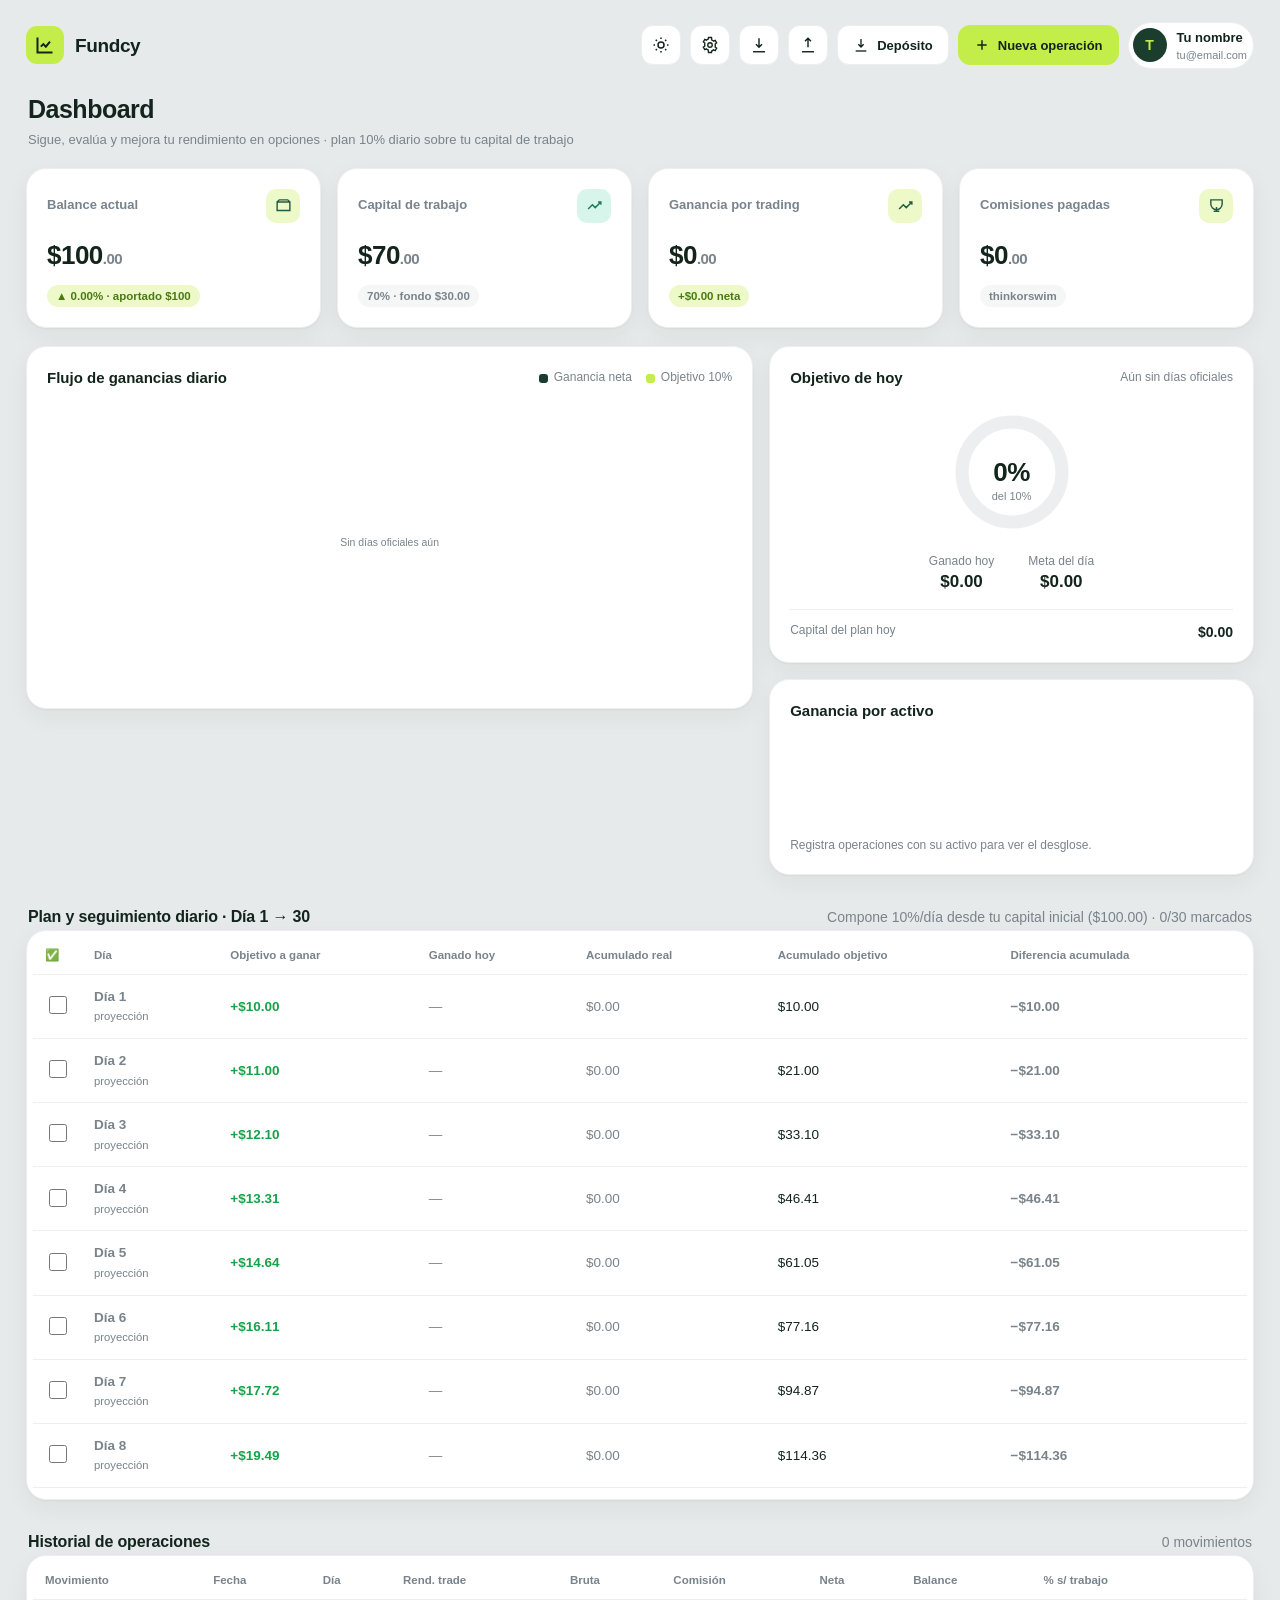
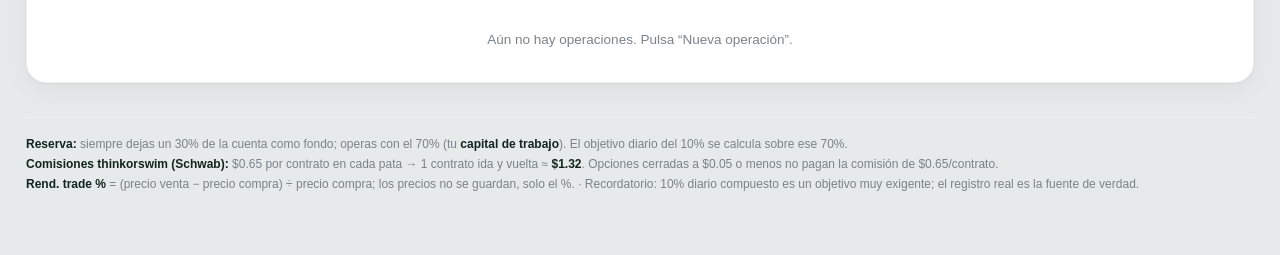
<file: Plan Opciones/Trading-compartir.html>
<!doctype html>
<html lang="es">
<head>
<meta charset="utf-8">
<meta name="viewport" content="width=device-width, initial-scale=1">
<title>Fundcy · Mi Plan de Trading en Opciones</title>
<link rel="icon" type="image/svg+xml" href="data:image/svg+xml,%3Csvg xmlns='http://www.w3.org/2000/svg' viewBox='0 0 32 32'%3E%3Crect width='32' height='32' rx='8' fill='%23c3ee4a'/%3E%3Cpath d='M8 8v16h16' stroke='%2312241c' stroke-width='2.6' fill='none' stroke-linecap='round' stroke-linejoin='round'/%3E%3Cpath d='M11 20l3.5-4 3.5 3 5.5-7' stroke='%2312241c' stroke-width='2.6' fill='none' stroke-linecap='round' stroke-linejoin='round'/%3E%3C/svg%3E">
<style>
:root{
  --bg:#e7eaea; --panel:#ffffff; --panel2:#f5f7f6; --ink:#12241c; --sub:#79838b;
  --line:#eceef0; --lime:#c3ee4a; --lime-deep:#a9d92f; --lime-soft:#eef9c9;
  --dark:#1a3d2e; --dark2:#245a41; --teal:#37cf9c; --teal-soft:#d7f5ea;
  --ok:#16a34a; --warn:#e9a23b; --bad:#e5484d;
  --radius:20px; --radius-sm:13px; --shadow:0 1px 2px rgba(16,34,26,.04),0 8px 24px rgba(16,34,26,.05);
  --font:-apple-system,BlinkMacSystemFont,"Segoe UI",Roboto,"Helvetica Neue",Arial,sans-serif;
}
@media (prefers-color-scheme:dark){
  :root{--bg:#0e1311;--panel:#161d19;--panel2:#1c2420;--ink:#eef3f0;--sub:#8b968f;--line:#242d28;
    --lime:#c3ee4a;--lime-deep:#a9d92f;--lime-soft:#2b3a17;--dark:#2a6349;--dark2:#347a58;--teal:#37cf9c;--teal-soft:#173a30;
    --shadow:0 1px 2px rgba(0,0,0,.3),0 10px 30px rgba(0,0,0,.35);}
}
:root[data-theme="dark"]{--bg:#0e1311;--panel:#161d19;--panel2:#1c2420;--ink:#eef3f0;--sub:#8b968f;--line:#242d28;
  --lime:#c3ee4a;--lime-deep:#a9d92f;--lime-soft:#2b3a17;--dark:#2a6349;--dark2:#347a58;--teal:#37cf9c;--teal-soft:#173a30;
  --shadow:0 1px 2px rgba(0,0,0,.3),0 10px 30px rgba(0,0,0,.35);}
:root[data-theme="light"]{--bg:#e7eaea;--panel:#ffffff;--panel2:#f5f7f6;--ink:#12241c;--sub:#79838b;--line:#eceef0;
  --lime:#c3ee4a;--lime-deep:#a9d92f;--lime-soft:#eef9c9;--dark:#1a3d2e;--dark2:#245a41;--teal:#37cf9c;--teal-soft:#d7f5ea;
  --shadow:0 1px 2px rgba(16,34,26,.04),0 8px 24px rgba(16,34,26,.05);}
*{box-sizing:border-box}
html,body{margin:0;padding:0}
body{background:var(--bg);color:var(--ink);font-family:var(--font);-webkit-font-smoothing:antialiased;font-size:14px;line-height:1.45}
button{font-family:inherit;cursor:pointer}
.tnum{font-variant-numeric:tabular-nums}
::selection{background:var(--lime);color:#12241c}

.wrap{max-width:1360px;margin:0 auto;padding:22px 26px 60px}

/* topbar */
.topbar{display:flex;align-items:center;gap:16px;flex-wrap:wrap}
.brand{display:flex;align-items:center;gap:11px;margin-right:6px}
.brand .mark{width:38px;height:38px;border-radius:11px;background:var(--lime);display:grid;place-items:center;color:#12241c}
.brand b{font-size:19px;letter-spacing:-.02em}
.top-actions{margin-left:auto;display:flex;align-items:center;gap:9px;flex-wrap:wrap}
.iconbtn{width:40px;height:40px;border-radius:12px;border:1px solid var(--line);background:var(--panel);display:grid;place-items:center;color:var(--ink)}
.iconbtn:hover{background:var(--panel2)}
.iconbtn svg{width:18px;height:18px}
.btn{border:1px solid var(--line);background:var(--panel);color:var(--ink);font-weight:600;font-size:13px;padding:0 15px;height:40px;border-radius:12px;display:inline-flex;align-items:center;gap:8px}
.btn:hover{background:var(--panel2)}
.btn svg{width:16px;height:16px}
.btn.primary{background:var(--lime);border-color:var(--lime);color:#12241c}
.btn.primary:hover{background:var(--lime-deep)}
.who{display:flex;align-items:center;gap:10px;padding:4px 6px 4px 4px;border:1px solid var(--line);border-radius:30px;background:var(--panel)}
.who .av{width:34px;height:34px;border-radius:50%;background:var(--dark);color:var(--lime);display:grid;place-items:center;font-weight:700}
.who small{display:block;color:var(--sub);font-size:11px}
.who b{font-size:13px}
.pagehead{margin:22px 2px 4px}
.pagehead h1{margin:0;font-size:25px;letter-spacing:-.02em}
.pagehead p{margin:4px 0 0;color:var(--sub);font-size:13px}

/* grid */
.grid{display:grid;gap:16px;margin-top:18px}
.g-kpi{grid-template-columns:repeat(4,1fr)}
.g-mid{grid-template-columns:1.5fr 1fr;align-items:start}
.card{background:var(--panel);border:1px solid var(--line);border-radius:var(--radius);padding:20px;box-shadow:var(--shadow);min-width:0}
.card h3{margin:0;font-size:13px;color:var(--sub);font-weight:600}
.card .head{display:flex;align-items:center;justify-content:space-between;gap:10px;margin-bottom:14px}
.kpi .ico{width:34px;height:34px;border-radius:10px;display:grid;place-items:center;background:var(--lime-soft);color:var(--dark2)}
.kpi .ico.t{background:var(--teal-soft);color:#1c7a5c}
.kpi .big{font-size:26px;font-weight:750;letter-spacing:-.02em;margin-top:2px}
.kpi .big span{font-size:15px;color:var(--sub);font-weight:600}
.chip{display:inline-flex;align-items:center;gap:5px;font-size:11.5px;font-weight:600;padding:3px 9px;border-radius:20px;background:var(--panel2);color:var(--sub);margin-top:10px}
.chip.up{background:var(--lime-soft);color:#4a7a12}
.chip.down{background:#fdecec;color:#c0393d}
:root[data-theme="dark"] .chip.down{background:#3a1f21;color:#f0a3a5}
@media(prefers-color-scheme:dark){:root:not([data-theme="light"]) .chip.down{background:#3a1f21;color:#f0a3a5}}
.chip svg{width:13px;height:13px}

.legend{display:flex;gap:14px;align-items:center;flex-wrap:wrap}
.legend span{display:inline-flex;align-items:center;gap:6px;font-size:12px;color:var(--sub);font-weight:500}
.dot{width:9px;height:9px;border-radius:3px;display:inline-block}
.flowwrap{position:relative}
svg.chart{width:100%;display:block;overflow:visible}
.bar{cursor:pointer;transition:opacity .15s}
.bar:hover{opacity:.82}
.xlab{font-size:11px;fill:var(--sub)}
.gridline{stroke:var(--line);stroke-width:1;stroke-dasharray:3 4}
.tip{position:absolute;transform:translate(-50%,-115%);background:var(--ink);color:var(--panel);padding:8px 11px;border-radius:11px;font-size:12px;font-weight:600;pointer-events:none;opacity:0;transition:opacity .12s;white-space:nowrap;z-index:5;box-shadow:0 8px 20px rgba(0,0,0,.2)}
.tip small{display:block;color:var(--lime);font-weight:600;font-size:10.5px;margin-bottom:1px}
.tip.show{opacity:1}

.rightcol{display:grid;gap:16px}
.ring-wrap{display:flex;justify-content:center;padding:10px 6px 6px}
.ring-stats{display:flex;justify-content:center;gap:34px;margin-top:16px;text-align:center}
.ring{position:relative;width:118px;height:118px;flex:none;margin:0 auto}
.ring .pct{position:absolute;inset:0;display:flex;align-items:center;justify-content:center;text-align:center}
.ring .pct b{font-size:26px;font-weight:750;letter-spacing:-.02em;line-height:1}
.ring .pct small{position:absolute;left:0;right:0;top:78px;display:block;color:var(--sub);font-size:11px;line-height:1}
.mini{font-size:12px;color:var(--sub)}
.mini b{color:var(--ink)}
.workline{margin-top:14px;padding-top:12px;border-top:1px solid var(--line);display:flex;justify-content:space-between;font-size:12px;color:var(--sub)}
.workline b{color:var(--ink);font-size:14px}

/* plan checklist */
.planhead small{color:var(--sub);font-size:11.5px}
.planscroll{max-height:270px;overflow-y:auto;margin:0 -6px;padding:0 6px}
.plantable{width:100%;border-collapse:collapse}
.plantable td{padding:9px 8px;border-bottom:1px solid var(--line);font-size:13px}
.plantable tr:last-child td{border-bottom:0}
.plantable tr.done td{opacity:.6}
.plantable tr.done .balobj{text-decoration:line-through}
.progresspill{background:var(--lime-soft);color:#4a7a12;font-weight:700;font-size:12px;padding:3px 10px;border-radius:20px}

.blocks{display:flex;gap:10px;margin-top:6px;align-items:flex-end;min-height:118px}
.block{border-radius:14px;padding:12px;display:flex;flex-direction:column;justify-content:space-between;min-width:0;overflow:hidden}
.block b{font-size:19px;font-weight:750;letter-spacing:-.02em}
.block small{font-size:11.5px;opacity:.85;font-weight:600}
.block .amt{font-size:11px;opacity:.78;margin-top:8px}

.table{width:100%;border-collapse:collapse}
.table th{text-align:left;font-size:11.5px;color:var(--sub);font-weight:600;padding:10px 12px;border-bottom:1px solid var(--line)}
.table td{padding:12px;border-bottom:1px solid var(--line);font-size:13.5px}
.table tr:last-child td{border-bottom:0}
.table tr:hover td{background:var(--panel2)}
.table thead th{position:sticky;top:0;background:var(--panel);z-index:2}
.mergedscroll{max-height:560px;overflow:auto;margin:0 -6px;padding:0 6px;border-radius:14px}
.table tr.proj td:not(:nth-child(3)):not(:nth-child(6)){color:var(--sub)}
.table tr.today td{background:var(--lime-soft)}
:root[data-theme="dark"] .table tr.today td{background:#21301a}
.rowchk{width:18px;height:18px;accent-color:var(--lime-deep);cursor:pointer}
.tick{display:flex;align-items:center;gap:11px}
.tick .b{width:34px;height:34px;border-radius:10px;display:grid;place-items:center;font-weight:800;font-size:12px;color:#fff}
.tick b{font-weight:650}
.tick small{display:block;color:var(--sub);font-size:11.5px}
.pill{font-size:11.5px;font-weight:650;padding:4px 11px;border-radius:20px}
.pill.dep{background:var(--teal-soft);color:#1c7a5c}
.pos{color:var(--ok);font-weight:650}
.neg{color:var(--bad);font-weight:650}
.del{border:0;background:transparent;color:var(--sub);width:30px;height:30px;border-radius:8px;font-size:15px}
.del:hover{background:#fdecec;color:var(--bad)}
.check{width:19px;height:19px;accent-color:var(--lime-deep);cursor:pointer}

.secttitle{display:flex;align-items:center;justify-content:space-between;gap:12px;margin:30px 2px 2px}
.secttitle h2{font-size:16px;margin:0;letter-spacing:-.01em}
.muted{color:var(--sub)}

/* modal */
.overlay{position:fixed;inset:0;background:rgba(16,34,26,.45);backdrop-filter:blur(3px);display:none;align-items:center;justify-content:center;z-index:50;padding:20px}
.overlay.show{display:flex}
.modal{background:var(--panel);border-radius:20px;width:100%;max-width:460px;box-shadow:0 30px 80px rgba(0,0,0,.35);border:1px solid var(--line);overflow:hidden}
.modal header{padding:20px 22px;border-bottom:1px solid var(--line);display:flex;align-items:center;justify-content:space-between}
.modal header b{font-size:16px}
.modal .body{padding:20px 22px;display:grid;gap:14px;max-height:72vh;overflow:auto}
.modal footer{padding:16px 22px;border-top:1px solid var(--line);display:flex;gap:10px;justify-content:flex-end}
.field{display:grid;gap:6px}
.field label{font-size:12px;color:var(--sub);font-weight:600}
.field input,.field select{border:1px solid var(--line);background:var(--panel2);color:var(--ink);border-radius:11px;padding:11px 12px;font-size:14px;font-family:inherit}
.field input:focus,.field select:focus{outline:2px solid var(--lime);outline-offset:1px}
.row2{display:grid;grid-template-columns:1fr 1fr;gap:12px}
.hint{font-size:11.5px;color:var(--sub)}
.netbox{background:var(--lime-soft);color:#3f6b0f;border-radius:11px;padding:10px 12px;font-size:13px;font-weight:650;display:flex;justify-content:space-between}
.close{border:0;background:var(--panel2);width:32px;height:32px;border-radius:9px;font-size:16px;color:var(--sub)}

.footnote{margin-top:34px;color:var(--sub);font-size:12px;line-height:1.7;border-top:1px solid var(--line);padding-top:16px}
.footnote b{color:var(--ink)}

@media(max-width:1050px){.g-kpi{grid-template-columns:repeat(2,1fr)}.g-mid{grid-template-columns:1fr}}
@media(max-width:640px){.wrap{padding:16px 14px 50px}.g-kpi{grid-template-columns:1fr 1fr}.pagehead h1{font-size:22px}}
@media(prefers-reduced-motion:reduce){*{transition:none!important}}
</style>
</head>
<body>
<div class="wrap">
  <!-- TOPBAR -->
  <header class="topbar">
    <div class="brand">
      <div class="mark"><svg width="20" height="20" viewBox="0 0 24 24" fill="none" stroke="currentColor" stroke-width="2.4"><path d="M3 3v18h18"/><path d="M7 14l3-3 3 3 5-6"/></svg></div>
      <b>Fundcy</b>
    </div>
    <div class="top-actions">
      <button class="iconbtn" id="themeBtn" title="Cambiar tema">
        <svg id="themeIco" viewBox="0 0 24 24" fill="none" stroke="currentColor" stroke-width="2"><circle cx="12" cy="12" r="4"/><path d="M12 2v2M12 20v2M2 12h2M20 12h2M5 5l1.5 1.5M17.5 17.5 19 19M19 5l-1.5 1.5M6.5 17.5 5 19"/></svg>
      </button>
      <button class="iconbtn" id="openSettings" title="Ajustes"><svg viewBox="0 0 24 24" fill="none" stroke="currentColor" stroke-width="1.8"><circle cx="12" cy="12" r="3"/><path d="M19 12a7 7 0 0 0-.1-1.3l2-1.5-2-3.4-2.3 1a7 7 0 0 0-2.2-1.3L14 2h-4l-.4 2.2a7 7 0 0 0-2.2 1.3l-2.3-1-2 3.4 2 1.5A7 7 0 0 0 5 12c0 .4 0 .9.1 1.3l-2 1.5 2 3.4 2.3-1a7 7 0 0 0 2.2 1.3L10 22h4l.4-2.2a7 7 0 0 0 2.2-1.3l2.3 1 2-3.4-2-1.5c.1-.4.1-.9.1-1.3Z"/></svg></button>
      <button class="iconbtn" id="btnExport" title="Exportar copia"><svg viewBox="0 0 24 24" fill="none" stroke="currentColor" stroke-width="1.9"><path d="M12 3v12M8 11l4 4 4-4"/><path d="M4 21h16"/></svg></button>
      <button class="iconbtn" id="btnImport" title="Importar copia"><svg viewBox="0 0 24 24" fill="none" stroke="currentColor" stroke-width="1.9"><path d="M12 15V3M8 7l4-4 4 4"/><path d="M4 21h16"/></svg></button>
      <button class="btn" id="depBtn"><svg viewBox="0 0 24 24" fill="none" stroke="currentColor" stroke-width="2"><path d="M12 3v12M8 11l4 4 4-4"/><path d="M4 21h16"/></svg>Depósito</button>
      <button class="btn primary" id="addBtn"><svg viewBox="0 0 24 24" fill="none" stroke="currentColor" stroke-width="2.2"><path d="M12 5v14M5 12h14"/></svg>Nueva operación</button>
      <div class="who"><div class="av">T</div><div><b>Tu nombre</b><small>tu@email.com</small></div></div>
    </div>
  </header>

  <div class="pagehead">
    <h1>Dashboard</h1>
    <p>Sigue, evalúa y mejora tu rendimiento en opciones · plan 10% diario sobre tu capital de trabajo</p>
  </div>

  <!-- KPIs -->
  <section class="grid g-kpi">
    <div class="card kpi">
      <div class="head"><h3>Balance actual</h3><div class="ico"><svg width="17" height="17" viewBox="0 0 24 24" fill="none" stroke="currentColor" stroke-width="2"><path d="M3 7h18v12H3zM3 7l3-3h12l3 3M16 13h.01"/></svg></div></div>
      <div class="big tnum" id="kBalance">$0</div>
      <div class="chip up" id="kBalanceChip">—</div>
    </div>
    <div class="card kpi">
      <div class="head"><h3>Capital de trabajo</h3><div class="ico t"><svg width="17" height="17" viewBox="0 0 24 24" fill="none" stroke="currentColor" stroke-width="2"><path d="M3 17l6-6 4 4 8-8M17 7h4v4"/></svg></div></div>
      <div class="big tnum" id="kWork">$0</div>
      <div class="chip" id="kWorkChip">—</div>
    </div>
    <div class="card kpi">
      <div class="head"><h3>Ganancia por trading</h3><div class="ico"><svg width="17" height="17" viewBox="0 0 24 24" fill="none" stroke="currentColor" stroke-width="2"><path d="M3 17l6-6 4 4 8-8M17 7h4v4"/></svg></div></div>
      <div class="big tnum" id="kProfit">$0</div>
      <div class="chip up" id="kProfitChip">—</div>
    </div>
    <div class="card kpi">
      <div class="head"><h3>Comisiones pagadas</h3><div class="ico"><svg width="17" height="17" viewBox="0 0 24 24" fill="none" stroke="currentColor" stroke-width="2"><path d="M4 4h16v6a8 8 0 0 1-16 0z"/><path d="M12 14v6M8 20h8"/></svg></div></div>
      <div class="big tnum" id="kFees">$0</div>
      <div class="chip" id="kFeesChip">thinkorswim</div>
    </div>
  </section>

  <!-- MID: money flow + right column -->
  <section class="grid g-mid">
    <div class="card">
      <div class="head">
        <h3 style="font-size:15px;color:var(--ink)">Flujo de ganancias diario</h3>
        <div class="legend">
          <span><i class="dot" style="background:var(--dark)"></i>Ganancia neta</span>
          <span><i class="dot" style="background:var(--lime)"></i>Objetivo 10%</span>
        </div>
      </div>
      <div class="flowwrap">
        <div class="tip" id="flowTip"></div>
        <svg class="chart" id="flowChart" viewBox="0 0 720 300" preserveAspectRatio="none"></svg>
      </div>
    </div>

    <div class="rightcol">
      <!-- 1) Objetivo de hoy -->
      <div class="card">
        <div class="head"><h3 style="font-size:15px;color:var(--ink)">Objetivo de hoy</h3><span class="mini" id="objDate"></span></div>
        <div class="ring-wrap">
          <div class="ring">
            <svg width="118" height="118" viewBox="0 0 118 118">
              <circle cx="59" cy="59" r="50" fill="none" stroke="var(--line)" stroke-width="13"/>
              <circle id="ringArc" cx="59" cy="59" r="50" fill="none" stroke="var(--lime-deep)" stroke-width="13" stroke-linecap="round" transform="rotate(-90 59 59)" stroke-dasharray="314" stroke-dashoffset="314"/>
            </svg>
            <div class="pct"><b id="ringPct">0%</b><small>del 10%</small></div>
          </div>
        </div>
        <div class="ring-stats">
          <div class="mini">Ganado hoy<br><b class="tnum" id="objGot" style="font-size:17px">$0</b></div>
          <div class="mini">Meta del día<br><b class="tnum" id="objTarget" style="font-size:17px">$0</b></div>
        </div>
        <div class="workline"><span>Capital del plan hoy</span><b class="tnum" id="objWork">$0</b></div>
      </div>

      <!-- 2) Ganancia por activo -->
      <div class="card">
        <div class="head"><h3 style="font-size:15px;color:var(--ink)">Ganancia por activo</h3></div>
        <div class="blocks" id="blocks"></div>
      </div>
    </div>
  </section>

  <!-- Merged plan + tracking -->
  <div class="secttitle"><h2>Plan y seguimiento diario · Día 1 → 30</h2><span class="muted" id="mergedSub"></span></div>
  <section class="card" style="padding:6px 6px 2px">
    <div class="mergedscroll">
      <table class="table">
        <thead><tr>
          <th>✅</th><th>Día</th><th>Objetivo a ganar</th><th>Ganado hoy</th>
          <th>Acumulado real</th><th>Acumulado objetivo</th><th>Diferencia acumulada</th>
        </tr></thead>
        <tbody id="mergedBody"></tbody>
      </table>
    </div>
  </section>

  <!-- Operations (last) -->
  <div class="secttitle"><h2>Historial de operaciones</h2><span class="muted" id="opsCount"></span></div>
  <section class="card" style="padding:6px 6px 2px">
    <div style="overflow-x:auto">
      <table class="table">
        <thead><tr>
          <th>Movimiento</th><th>Fecha</th><th>Día</th><th>Rend. trade</th>
          <th>Bruta</th><th>Comisión</th><th>Neta</th><th>Balance</th><th>% s/ trabajo</th><th></th>
        </tr></thead>
        <tbody id="opsBody"></tbody>
      </table>
    </div>
  </section>

  <div class="footnote">
    <b>Reserva:</b> siempre dejas un 30% de la cuenta como fondo; operas con el 70% (tu <b>capital de trabajo</b>). El objetivo diario del 10% se calcula sobre ese 70%.<br>
    <b>Comisiones thinkorswim (Schwab):</b> $0.65 por contrato en cada pata → 1 contrato ida y vuelta ≈ <b>$1.32</b>. Opciones cerradas a $0.05 o menos no pagan la comisión de $0.65/contrato.<br>
    <b>Rend. trade %</b> = (precio venta − precio compra) ÷ precio compra; los precios no se guardan, solo el %. · Recordatorio: 10% diario compuesto es un objetivo muy exigente; el registro real es la fuente de verdad.
  </div>
</div>

<!-- MODAL operación/depósito -->
<div class="overlay" id="opOverlay">
  <div class="modal">
    <header><b id="opTitle">Nueva operación</b><button class="close" data-close>✕</button></header>
    <div class="body" id="opBody"></div>
    <footer><button class="btn" data-close>Cancelar</button><button class="btn primary" id="opSave">Guardar</button></footer>
  </div>
</div>

<!-- MODAL ajustes -->
<div class="overlay" id="setOverlay">
  <div class="modal">
    <header><b>Ajustes del plan</b><button class="close" data-close>✕</button></header>
    <div class="body">
      <div class="row2">
        <div class="field"><label>Capital inicial ($)</label><input type="number" id="setCapital" step="0.01"></div>
        <div class="field"><label>Reserva / fondo (%)</label><input type="number" id="setReserva" step="1"></div>
      </div>
      <div class="row2">
        <div class="field"><label>Tasa diaria objetivo (%)</label><input type="number" id="setTasa" step="0.1"></div>
        <div class="field"><label>Comisión por operación ($)</label><input type="number" id="setCom" step="0.01"></div>
      </div>
      <div class="hint">Con reserva del 30% operas con el 70% del balance. El objetivo del 10% y el checklist del plan se calculan sobre ese capital de trabajo.</div>
      <div class="field" style="border-top:1px solid var(--line);padding-top:14px">
        <label style="color:var(--bad)">Zona de riesgo</label>
        <button class="btn" id="btnReset" style="justify-content:center">Borrar todo y volver a datos de ejemplo</button>
      </div>
    </div>
    <footer><button class="btn" data-close>Cancelar</button><button class="btn primary" id="setSave">Guardar ajustes</button></footer>
  </div>
</div>

<input type="file" id="fileInput" accept="application/json" style="display:none">

<script>
"use strict";
const KEY="fundcy_trading_v1_compartir";
const $=s=>document.querySelector(s);
const uid=()=>Math.random().toString(36).slice(2,9);

const DEMO={
  settings:{capital:100,tasa:10,comision:1.32,reserva:30},
  checks:{},
  movs:[]
};

let state=load();
function load(){
  try{const r=localStorage.getItem(KEY);if(r){const st=JSON.parse(r);
    st.settings=Object.assign({capital:100,tasa:10,comision:1.32,reserva:30},st.settings||{});
    st.checks=st.checks||{}; st.movs=st.movs||[];
    return st;}}catch(e){}
  return structuredClone(DEMO);
}
function save(){localStorage.setItem(KEY,JSON.stringify(state));}

const money=n=>"$"+Number(n||0).toLocaleString("en-US",{minimumFractionDigits:2,maximumFractionDigits:2});
const money0=n=>"$"+Math.round(Number(n||0)).toLocaleString("en-US");
const pct=n=>Number(n||0).toFixed(2)+"%";
const dmy=s=>{const [y,m,d]=s.split("-");return d+"/"+m+"/"+y;};

function compute(){
  const s=state.settings;const rf=1-(s.reserva||0)/100;
  const movs=[...state.movs].sort((a,b)=>a.fecha<b.fecha?-1:a.fecha>b.fecha?1:0);
  const dates=[...new Set(movs.map(m=>m.fecha))];
  const dayNum={}; dates.forEach((d,i)=>dayNum[d]=i+1);
  let bal=s.capital, rows=[];
  for(const m of movs){
    const neta=m.tipo==="trade"?(m.bruta-m.comision):0;
    const prev=bal; bal=bal+neta+(m.deposito||0);
    rows.push({...m,dia:dayNum[m.fecha],neta,prev,balance:bal});
  }
  const days=dates.map(fecha=>{
    const items=rows.filter(r=>r.fecha===fecha);
    const start=items[0].prev;
    const work=start*rf;
    const netDia=items.filter(r=>r.tipo==="trade").reduce((a,r)=>a+r.neta,0);
    const depDia=items.reduce((a,r)=>a+(r.deposito||0),0);
    const end=items[items.length-1].balance;
    const objetivo=work*s.tasa/100;
    const auto=objetivo>0 && netDia>=objetivo;
    const dn=dayNum[fecha];const chk=state.checks[dn];
    return {fecha,dia:dn,start,work,netDia,depDia,end,objetivo,pct:work?netDia/work*100:0,dif:netDia-objetivo,cumplido:chk!==undefined?chk:auto};
  });
  const capitalAportado=s.capital+movs.reduce((a,m)=>a+(m.deposito||0),0);
  const fees=movs.reduce((a,m)=>a+(m.comision||0),0);
  const profit=bal-capitalAportado;
  const byAct={};
  rows.filter(r=>r.tipo==="trade"&&r.activo).forEach(r=>{byAct[r.activo]=(byAct[r.activo]||0)+r.neta;});
  return {rows,days,balance:bal,capitalAportado,fees,profit,byAct,s,rf,
    workCapital:bal*rf, fondo:bal*(1-rf)};
}

const TICK_COLORS=["#1a3d2e","#37cf9c","#a9d92f","#2f7bd1","#e06f3a","#8b5cf6","#e5484d","#0ea5a3"];
function tickColor(t){let h=0;for(const c of(t||"?"))h=(h*31+c.charCodeAt(0))>>>0;return TICK_COLORS[h%TICK_COLORS.length];}
function split(m){const i=m.indexOf(".");return i<0?m:m.slice(0,i)+'<span>'+m.slice(i)+'</span>';}

function render(){
  const c=compute();
  $("#kBalance").innerHTML=split(money(c.balance));
  const rend=c.capitalAportado?c.profit/c.capitalAportado*100:0;
  $("#kBalanceChip").className="chip "+(rend>=0?"up":"down");
  $("#kBalanceChip").textContent=(rend>=0?"▲ ":"▼ ")+pct(rend)+" · aportado "+money0(c.capitalAportado);
  $("#kWork").innerHTML=split(money(c.workCapital));
  $("#kWorkChip").textContent=(100-(c.s.reserva||0))+"% · fondo "+money(c.fondo);
  $("#kProfit").innerHTML=split(money(c.profit));
  $("#kProfitChip").className="chip "+(c.profit>=0?"up":"down");
  $("#kProfitChip").textContent=(c.profit>=0?"+":"")+money(c.profit)+" neta";
  $("#kFees").innerHTML=split(money(c.fees));
  $("#opsCount").textContent=state.movs.length+" movimientos";
  const plan=buildPlanRows(c);
  renderFlow(plan);renderRing(c,plan);renderBlocks(c);renderMerged(c,plan);renderOps(c);
  save();
}

function renderFlow(plan){
  const svg=$("#flowChart");const W=720,H=300,pad=34,bottom=40;
  const days=plan.rows.filter(r=>r.real); // mismos días oficiales que el checklist del plan
  if(!days.length){svg.innerHTML='<text x="360" y="150" text-anchor="middle" class="xlab">Sin días oficiales aún</text>';return;}
  const max=Math.max(...days.map(d=>Math.max(d.ganado,d.objetivo)),1)*1.15;
  const innerW=W-pad*2, innerH=H-bottom-10, bw=Math.min(46,innerW/days.length*0.5), gap=innerW/days.length;
  const y=v=>10+innerH-(Math.max(v,0)/max)*innerH;let g="";
  for(let i=0;i<=4;i++){const yy=10+innerH*i/4;g+=`<line class="gridline" x1="${pad}" y1="${yy}" x2="${W-pad}" y2="${yy}"/>`;}
  days.forEach((d,i)=>{
    const cx=pad+gap*i+gap/2, oT=y(d.objetivo), nT=y(d.ganado), base=10+innerH;
    g+=`<rect class="bar" data-i="${i}" x="${cx-bw/2}" y="${oT}" width="${bw}" height="${base-oT}" rx="7" fill="var(--lime)" opacity=".45"/>`;
    const nbw=bw*0.58;
    g+=`<rect class="bar" data-i="${i}" x="${cx-nbw/2}" y="${nT}" width="${nbw}" height="${base-nT}" rx="6" fill="${d.chk?'var(--dark)':'var(--dark2)'}"/>`;
    g+=`<text class="xlab" x="${cx}" y="${H-16}" text-anchor="middle">Día ${d.n}</text>`;
    g+=`<text class="xlab" x="${cx}" y="${H-3}" text-anchor="middle" opacity=".7">${dmy(d.fecha).slice(0,5)}</text>`;
  });
  svg.innerHTML=g;const tip=$("#flowTip");
  svg.querySelectorAll(".bar").forEach(b=>{
    b.addEventListener("mousemove",e=>{const d=days[+b.dataset.i];const wrap=svg.parentElement.getBoundingClientRect();
      tip.innerHTML=`<small>Día ${d.n} · ${dmy(d.fecha)}</small>Neta ${money(d.ganado)} / meta ${money(d.objetivo)}`;
      tip.style.left=(e.clientX-wrap.left)+"px";tip.style.top=(e.clientY-wrap.top)+"px";tip.classList.add("show");});
    b.addEventListener("mouseleave",()=>tip.classList.remove("show"));
  });
}

// modelo único del plan oficial: compone 10%/día desde tu "Capital inicial" (Ajustes)
// lo usan tanto el anillo "Objetivo de hoy" como la tabla "Plan y seguimiento diario"
function buildPlanRows(c){
  const tasa=c.s.tasa;
  const officialReal=c.days; // todos tus días reales cuentan desde el día 1
  const K=officialReal.length;
  const gananciaOf={}; officialReal.forEach((d,i)=>{gananciaOf[i+1]=d.netDia;});
  let acReal=0; const acRealByDay={};
  for(let n=1;n<=K;n++){acReal+=(gananciaOf[n]||0);acRealByDay[n]=acReal;}
  const lastReal=K>0?acRealByDay[K]:0;

  let bal=c.s.capital, acPlan=0, rows=[];
  for(let n=1;n<=30;n++){
    const capitalDia=bal;
    const objetivo=capitalDia*tasa/100; acPlan+=objetivo; bal=bal+objetivo;
    const real=n<=K;
    const ganado=real?gananciaOf[n]:null;
    const acumReal=real?acRealByDay[n]:lastReal;
    const dif=acumReal-acPlan;
    const auto=dif>=0;
    const chk=state.checks[n]!==undefined?state.checks[n]:auto;
    rows.push({n,real,fecha:real?officialReal[n-1].fecha:null,objetivo,ganado,acumReal,acPlan,dif,chk,capital:capitalDia});
  }
  return {rows,K,preplan:null};
}

function renderRing(c,plan){
  const {rows,K,preplan}=plan;
  const today=K>0?rows[K-1]:null;
  if(!today){$("#ringPct").textContent="0%";$("#objDate").textContent="Aún sin días oficiales";$("#objGot").textContent="$0.00";$("#objTarget").textContent="$0.00";$("#objWork").textContent=preplan?money(0):"$0.00";return;}
  const pRaw=today.objetivo>0?(today.ganado/today.objetivo):0; // sin tope: puede pasar de 100% si superaste la meta
  const pArc=Math.max(0,Math.min(1,pRaw)); // el anillo (trazo) no puede pasar de una vuelta completa
  const circ=2*Math.PI*50;
  $("#ringArc").style.strokeDasharray=circ;$("#ringArc").style.strokeDashoffset=circ*(1-pArc);
  $("#ringArc").setAttribute("stroke",pRaw>=1?"var(--ok)":"var(--lime-deep)");
  $("#ringPct").textContent=Math.round(Math.max(0,pRaw)*100)+"%";
  $("#objDate").textContent="Día "+today.n+" · "+dmy(today.fecha);
  $("#objGot").textContent=money(today.ganado);$("#objTarget").textContent=money(today.objetivo);
  $("#objWork").textContent=money(today.capital);
}

function renderMerged(c,plan){
  const {rows,K,preplan}=plan;
  const done=rows.filter(r=>r.chk).length;
  $("#mergedSub").textContent="Compone 10%/día desde tu capital inicial ("+money(c.s.capital)+") · "+done+"/30 marcados";
  const dash='<span class="muted">—</span>';
  $("#mergedBody").innerHTML=rows.map(r=>{
    const sub=r.real?`<small class="muted tnum">${dmy(r.fecha)}</small>`:`<small class="muted">proyección</small>`;
    const cls=(r.real&&r.n===K)?"today":(r.real?"":"proj");
    return `<tr class="${cls}">
      <td style="width:34px"><input type="checkbox" class="rowchk" data-chk="${r.n}" ${r.chk?"checked":""}></td>
      <td><b>Día ${r.n}</b><br>${sub}</td>
      <td class="pos tnum">+${money(r.objetivo)}</td>
      <td class="${r.real?'pos':''} tnum">${r.ganado==null?dash:"+"+money(r.ganado)}</td>
      <td class="tnum">${money(r.acumReal)}</td>
      <td class="tnum">${money(r.acPlan)}</td>
      <td class="${r.dif>=0?'pos':'neg'} tnum">${r.dif>=0?"+":"−"}${money(Math.abs(r.dif))}</td></tr>`;
  }).join("");
  $("#mergedBody").querySelectorAll("[data-chk]").forEach(ch=>ch.onchange=()=>{state.checks[ch.dataset.chk]=ch.checked;render();});
}

function renderBlocks(c){
  const el=$("#blocks");const entries=Object.entries(c.byAct).sort((a,b)=>b[1]-a[1]);
  if(!entries.length){el.innerHTML='<div class="mini">Registra operaciones con su activo para ver el desglose.</div>';return;}
  const total=entries.reduce((a,[,v])=>a+Math.max(v,0),0)||1;
  const tone=["var(--dark)","var(--lime)","var(--teal)","var(--lime-deep)","#2f7bd1"];
  el.innerHTML=entries.map(([k,v],i)=>{const share=Math.max(v,0)/total;const h=88+share*40;
    const bg=tone[i%tone.length];const col=(i===0)?"#eaf3ee":"#12241c";
    return `<div class="block" style="background:${bg};flex:${(share*3+1).toFixed(2)};min-height:${h}px;color:${col}">
      <div><small>${k}</small><br><b>${(share*100).toFixed(0)}%</b></div><div class="amt">${money(v)}</div></div>`;}).join("");
}

function renderOps(c){
  const body=$("#opsBody");const rows=[...c.rows].reverse();
  body.innerHTML=rows.map(r=>{
    if(r.tipo==="deposito"){return `<tr>
      <td><div class="tick"><div class="b" style="background:var(--teal)">＄</div><div><b>Depósito</b><small>${r.nota||"Ingreso de capital"}</small></div></div></td>
      <td class="tnum">${dmy(r.fecha)}</td><td>Día ${r.dia}</td><td>—</td><td>—</td><td>—</td>
      <td class="pos tnum">+${money(r.deposito)}</td><td class="tnum">${money(r.balance)}</td>
      <td><span class="pill dep">Depósito</span></td>
      <td><button class="del" data-del="${r.id}" title="Eliminar">🗑</button></td></tr>`;}
    const ini=(r.activo||"?").slice(0,2).toUpperCase();const wc=r.prev*c.rf;
    return `<tr>
      <td><div class="tick"><div class="b" style="background:${tickColor(r.activo)}">${ini}</div><div><b>${r.activo||"Operación"}</b><small>1 contrato</small></div></div></td>
      <td class="tnum">${dmy(r.fecha)}</td><td>Día ${r.dia}</td>
      <td class="pos tnum">+${pct(r.rend)}</td><td class="tnum">${money(r.bruta)}</td>
      <td class="neg tnum">−${money(r.comision)}</td><td class="pos tnum">+${money(r.neta)}</td>
      <td class="tnum">${money(r.balance)}</td><td class="tnum">${pct(wc?r.neta/wc*100:0)}</td>
      <td><button class="del" data-del="${r.id}" title="Eliminar">🗑</button></td></tr>`;
  }).join("")||`<tr><td colspan="10" style="text-align:center;padding:30px;color:var(--sub)">Aún no hay operaciones. Pulsa “Nueva operación”.</td></tr>`;
  body.querySelectorAll("[data-del]").forEach(b=>b.onclick=()=>{if(confirm("¿Eliminar este movimiento?")){state.movs=state.movs.filter(m=>m.id!==b.dataset.del);render();}});
}

/* modals */
const opOv=$("#opOverlay"),setOv=$("#setOverlay");
function closeAll(){opOv.classList.remove("show");setOv.classList.remove("show");}
document.querySelectorAll("[data-close]").forEach(b=>b.onclick=closeAll);
[opOv,setOv].forEach(o=>o.addEventListener("click",e=>{if(e.target===o)closeAll();}));
document.addEventListener("keydown",e=>{if(e.key==="Escape")closeAll();});

let opMode="trade";
function openOp(mode){
  opMode=mode;const today=new Date().toISOString().slice(0,10);const com=state.settings.comision;
  if(mode==="trade"){
    $("#opTitle").textContent="Nueva operación";
    $("#opBody").innerHTML=`
      <div class="row2">
        <div class="field"><label>Fecha</label><input type="date" id="fFecha" value="${today}"></div>
        <div class="field"><label>Activo (ticker)</label><input type="text" id="fActivo" placeholder="p.ej. NVDA" maxlength="6"></div>
      </div>
      <div class="field"><label>Rendimiento del trade — desde precios (opcional)</label>
        <div class="row2"><input type="number" id="fCompra" placeholder="Precio compra" step="0.01"><input type="number" id="fVenta" placeholder="Precio venta" step="0.01"></div>
        <div class="hint">Solo para calcular el %. Los precios no se guardan.</div>
      </div>
      <div class="row2">
        <div class="field"><label>Rend. trade %</label><input type="number" id="fRend" step="0.01" placeholder="0.00"></div>
        <div class="field"><label>Ganancia bruta ($)</label><input type="number" id="fBruta" step="0.01" placeholder="0.00"></div>
      </div>
      <div class="field"><label>Comisión ($)</label><input type="number" id="fCom" step="0.01" value="${com}"></div>
      <div class="netbox"><span>Ganancia neta estimada</span><b id="fNet">$0.00</b></div>`;
    const upd=()=>{$("#fNet").textContent=money((+$("#fBruta").value||0)-(+$("#fCom").value||0));};
    const updRend=()=>{const cp=+$("#fCompra").value,vt=+$("#fVenta").value;if(cp>0&&vt>0)$("#fRend").value=((vt-cp)/cp*100).toFixed(2);};
    $("#fBruta").addEventListener("input",upd);$("#fCom").addEventListener("input",upd);
    $("#fCompra").addEventListener("input",updRend);$("#fVenta").addEventListener("input",updRend);
  }else{
    $("#opTitle").textContent="Registrar depósito / retiro";
    $("#opBody").innerHTML=`
      <div class="field"><label>Fecha</label><input type="date" id="fFecha" value="${today}"></div>
      <div class="field"><label>Monto ($) — usa negativo para un retiro</label><input type="number" id="fDep" step="0.01" placeholder="200.00"></div>
      <div class="field"><label>Nota</label><input type="text" id="fNota" placeholder="Depósito desde banco"></div>
      <div class="hint">Un depósito aumenta tu capital pero no cuenta como ganancia. Tu capital de trabajo (70%) sube con él.</div>`;
  }
  opOv.classList.add("show");
}
$("#opSave").onclick=()=>{
  const fecha=$("#fFecha").value;if(!fecha){alert("Elige una fecha.");return;}
  if(opMode==="trade"){
    if($("#fBruta").value===""||isNaN(+$("#fBruta").value)){alert("Escribe la ganancia bruta ($). Si perdiste, usa un valor negativo.");return;}
    state.movs.push({id:uid(),fecha,tipo:"trade",activo:($("#fActivo").value||"").toUpperCase().trim(),
      rend:+$("#fRend").value||0,bruta:+$("#fBruta").value,comision:+$("#fCom").value||0,deposito:0});
  }else{
    const dep=+$("#fDep").value;if(!dep){alert("Escribe el monto del depósito o retiro.");return;}
    state.movs.push({id:uid(),fecha,tipo:"deposito",activo:"",rend:0,bruta:0,comision:0,deposito:dep,nota:$("#fNota").value||"Movimiento de capital"});
  }
  closeAll();render();
};
$("#addBtn").onclick=()=>openOp("trade");
$("#depBtn").onclick=()=>openOp("deposito");

$("#openSettings").onclick=()=>{
  $("#setCapital").value=state.settings.capital;$("#setReserva").value=state.settings.reserva;
  $("#setTasa").value=state.settings.tasa;$("#setCom").value=state.settings.comision;setOv.classList.add("show");};
$("#setSave").onclick=()=>{
  state.settings.capital=+$("#setCapital").value||0;
  state.settings.reserva=Math.max(0,Math.min(95,+$("#setReserva").value||0));
  state.settings.tasa=+$("#setTasa").value||10;state.settings.comision=+$("#setCom").value||0;
  closeAll();render();};
$("#btnReset").onclick=()=>{if(confirm("Esto borra tus datos y restaura el ejemplo. ¿Continuar?")){state=structuredClone(DEMO);closeAll();render();}};

$("#btnExport").onclick=()=>{const blob=new Blob([JSON.stringify(state,null,2)],{type:"application/json"});
  const a=document.createElement("a");a.href=URL.createObjectURL(blob);a.download="fundcy-trading-"+new Date().toISOString().slice(0,10)+".json";a.click();};
$("#btnImport").onclick=()=>$("#fileInput").click();
$("#fileInput").onchange=e=>{const f=e.target.files[0];if(!f)return;const r=new FileReader();
  r.onload=()=>{try{const d=JSON.parse(r.result);if(d.movs&&d.settings){state=d;state.checks=state.checks||{};state.settings=Object.assign({capital:100,tasa:10,comision:1.32,reserva:30},state.settings);render();alert("Copia importada.");}else alert("Archivo no válido.");}catch(err){alert("No se pudo leer el archivo.");}};
  r.readAsText(f);};

function applyTheme(t){document.documentElement.setAttribute("data-theme",t);localStorage.setItem("fundcy_theme",t);
  $("#themeIco").innerHTML=t==="dark"?'<path d="M21 12.8A9 9 0 1 1 11.2 3 7 7 0 0 0 21 12.8Z"/>'
    :'<circle cx="12" cy="12" r="4"/><path d="M12 2v2M12 20v2M2 12h2M20 12h2M5 5l1.5 1.5M17.5 17.5 19 19M19 5l-1.5 1.5M6.5 17.5 5 19"/>';}
$("#themeBtn").onclick=()=>{const cur=document.documentElement.getAttribute("data-theme")||(matchMedia("(prefers-color-scheme:dark)").matches?"dark":"light");applyTheme(cur==="dark"?"light":"dark");};
applyTheme(localStorage.getItem("fundcy_theme")||(matchMedia("(prefers-color-scheme:dark)").matches?"dark":"light"));

render();
window.addEventListener("resize",()=>{const c2=compute();renderFlow(buildPlanRows(c2));});
</script>
</body>
</html>
</file>
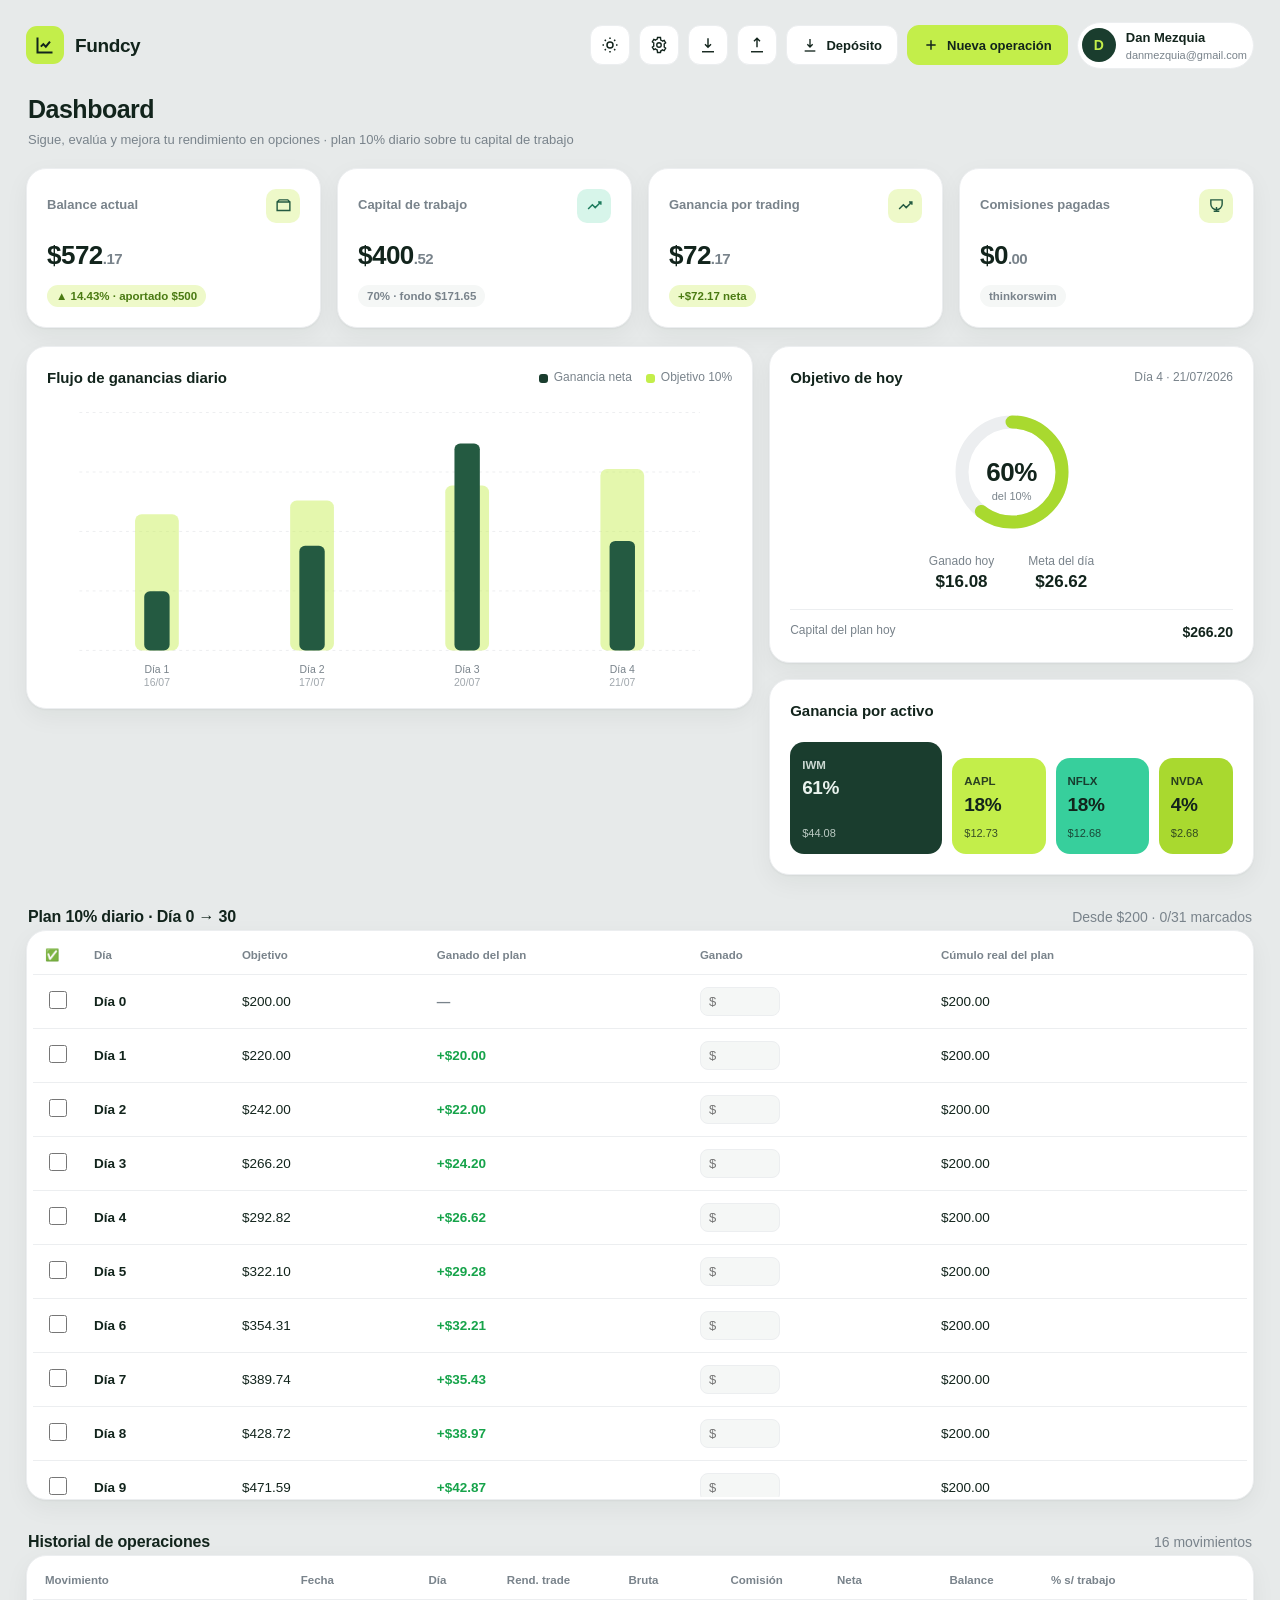
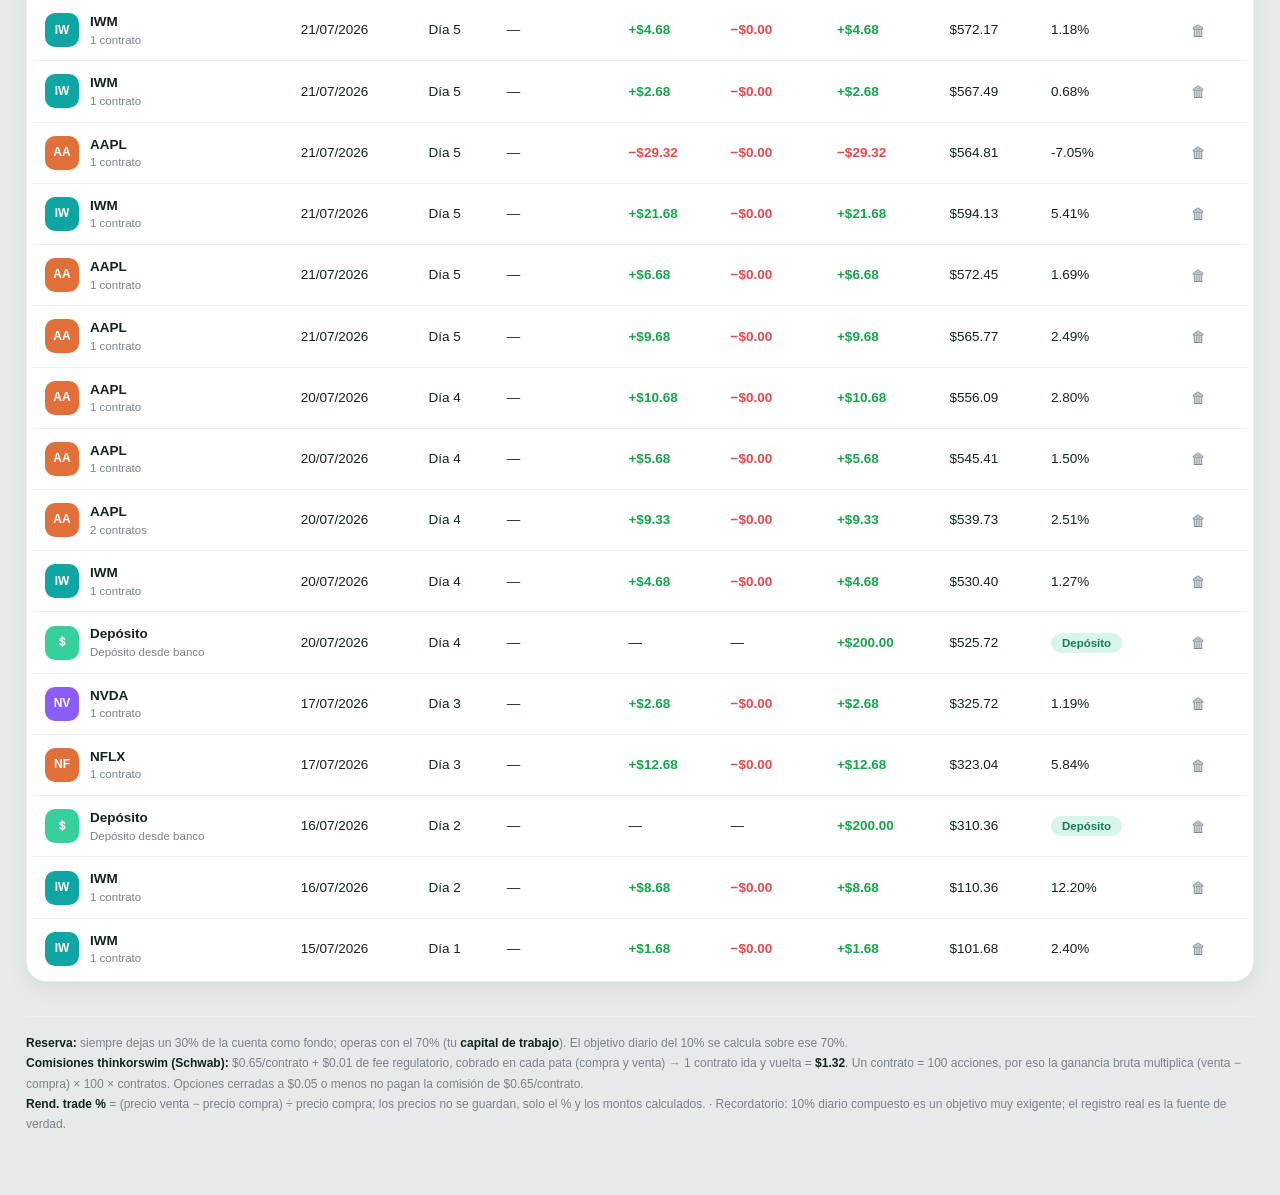
<file: Plan Opciones/Trading.html>
<!doctype html>
<html lang="es">
<head>
<meta charset="utf-8">
<meta name="viewport" content="width=device-width, initial-scale=1">
<title>Fundcy · Mi Plan de Trading en Opciones</title>
<link rel="icon" type="image/svg+xml" href="data:image/svg+xml,%3Csvg xmlns='http://www.w3.org/2000/svg' viewBox='0 0 32 32'%3E%3Crect width='32' height='32' rx='8' fill='%23c3ee4a'/%3E%3Cpath d='M8 8v16h16' stroke='%2312241c' stroke-width='2.6' fill='none' stroke-linecap='round' stroke-linejoin='round'/%3E%3Cpath d='M11 20l3.5-4 3.5 3 5.5-7' stroke='%2312241c' stroke-width='2.6' fill='none' stroke-linecap='round' stroke-linejoin='round'/%3E%3C/svg%3E">
<style>
:root{
  --bg:#e7eaea; --panel:#ffffff; --panel2:#f5f7f6; --ink:#12241c; --sub:#79838b;
  --line:#eceef0; --lime:#c3ee4a; --lime-deep:#a9d92f; --lime-soft:#eef9c9;
  --dark:#1a3d2e; --dark2:#245a41; --teal:#37cf9c; --teal-soft:#d7f5ea;
  --ok:#16a34a; --warn:#e9a23b; --bad:#e5484d;
  --radius:20px; --radius-sm:13px; --shadow:0 1px 2px rgba(16,34,26,.04),0 8px 24px rgba(16,34,26,.05);
  --font:-apple-system,BlinkMacSystemFont,"Segoe UI",Roboto,"Helvetica Neue",Arial,sans-serif;
}
@media (prefers-color-scheme:dark){
  :root{--bg:#0e1311;--panel:#161d19;--panel2:#1c2420;--ink:#eef3f0;--sub:#8b968f;--line:#242d28;
    --lime:#c3ee4a;--lime-deep:#a9d92f;--lime-soft:#2b3a17;--dark:#2a6349;--dark2:#347a58;--teal:#37cf9c;--teal-soft:#173a30;
    --shadow:0 1px 2px rgba(0,0,0,.3),0 10px 30px rgba(0,0,0,.35);}
}
:root[data-theme="dark"]{--bg:#0e1311;--panel:#161d19;--panel2:#1c2420;--ink:#eef3f0;--sub:#8b968f;--line:#242d28;
  --lime:#c3ee4a;--lime-deep:#a9d92f;--lime-soft:#2b3a17;--dark:#2a6349;--dark2:#347a58;--teal:#37cf9c;--teal-soft:#173a30;
  --shadow:0 1px 2px rgba(0,0,0,.3),0 10px 30px rgba(0,0,0,.35);}
:root[data-theme="light"]{--bg:#e7eaea;--panel:#ffffff;--panel2:#f5f7f6;--ink:#12241c;--sub:#79838b;--line:#eceef0;
  --lime:#c3ee4a;--lime-deep:#a9d92f;--lime-soft:#eef9c9;--dark:#1a3d2e;--dark2:#245a41;--teal:#37cf9c;--teal-soft:#d7f5ea;
  --shadow:0 1px 2px rgba(16,34,26,.04),0 8px 24px rgba(16,34,26,.05);}
*{box-sizing:border-box}
html,body{margin:0;padding:0}
body{background:var(--bg);color:var(--ink);font-family:var(--font);-webkit-font-smoothing:antialiased;font-size:14px;line-height:1.45}
button{font-family:inherit;cursor:pointer}
.tnum{font-variant-numeric:tabular-nums}
::selection{background:var(--lime);color:#12241c}

.wrap{max-width:1360px;margin:0 auto;padding:22px 26px 60px}

/* topbar */
.topbar{display:flex;align-items:center;gap:16px;flex-wrap:wrap}
.brand{display:flex;align-items:center;gap:11px;margin-right:6px}
.brand .mark{width:38px;height:38px;border-radius:11px;background:var(--lime);display:grid;place-items:center;color:#12241c}
.brand b{font-size:19px;letter-spacing:-.02em}
.top-actions{margin-left:auto;display:flex;align-items:center;gap:9px;flex-wrap:wrap}
.iconbtn{width:40px;height:40px;border-radius:12px;border:1px solid var(--line);background:var(--panel);display:grid;place-items:center;color:var(--ink)}
.iconbtn:hover{background:var(--panel2)}
.iconbtn svg{width:18px;height:18px}
.btn{border:1px solid var(--line);background:var(--panel);color:var(--ink);font-weight:600;font-size:13px;padding:0 15px;height:40px;border-radius:12px;display:inline-flex;align-items:center;gap:8px}
.btn:hover{background:var(--panel2)}
.btn svg{width:16px;height:16px}
.btn.primary{background:var(--lime);border-color:var(--lime);color:#12241c}
.btn.primary:hover{background:var(--lime-deep)}
.who{display:flex;align-items:center;gap:10px;padding:4px 6px 4px 4px;border:1px solid var(--line);border-radius:30px;background:var(--panel)}
.who .av{width:34px;height:34px;border-radius:50%;background:var(--dark);color:var(--lime);display:grid;place-items:center;font-weight:700}
.who small{display:block;color:var(--sub);font-size:11px}
.who b{font-size:13px}
.pagehead{margin:22px 2px 4px}
.pagehead h1{margin:0;font-size:25px;letter-spacing:-.02em}
.pagehead p{margin:4px 0 0;color:var(--sub);font-size:13px}

/* grid */
.grid{display:grid;gap:16px;margin-top:18px}
.g-kpi{grid-template-columns:repeat(4,1fr)}
.g-mid{grid-template-columns:1.5fr 1fr;align-items:start}
.card{background:var(--panel);border:1px solid var(--line);border-radius:var(--radius);padding:20px;box-shadow:var(--shadow);min-width:0}
.card h3{margin:0;font-size:13px;color:var(--sub);font-weight:600}
.card .head{display:flex;align-items:center;justify-content:space-between;gap:10px;margin-bottom:14px}
.kpi .ico{width:34px;height:34px;border-radius:10px;display:grid;place-items:center;background:var(--lime-soft);color:var(--dark2)}
.kpi .ico.t{background:var(--teal-soft);color:#1c7a5c}
.kpi .big{font-size:26px;font-weight:750;letter-spacing:-.02em;margin-top:2px}
.kpi .big span{font-size:15px;color:var(--sub);font-weight:600}
.chip{display:inline-flex;align-items:center;gap:5px;font-size:11.5px;font-weight:600;padding:3px 9px;border-radius:20px;background:var(--panel2);color:var(--sub);margin-top:10px}
.chip.up{background:var(--lime-soft);color:#4a7a12}
.chip.down{background:#fdecec;color:#c0393d}
:root[data-theme="dark"] .chip.down{background:#3a1f21;color:#f0a3a5}
@media(prefers-color-scheme:dark){:root:not([data-theme="light"]) .chip.down{background:#3a1f21;color:#f0a3a5}}
.chip svg{width:13px;height:13px}

.legend{display:flex;gap:14px;align-items:center;flex-wrap:wrap}
.legend span{display:inline-flex;align-items:center;gap:6px;font-size:12px;color:var(--sub);font-weight:500}
.dot{width:9px;height:9px;border-radius:3px;display:inline-block}
.flowwrap{position:relative}
svg.chart{width:100%;display:block;overflow:visible}
.bar{cursor:pointer;transition:opacity .15s}
.bar:hover{opacity:.82}
.xlab{font-size:11px;fill:var(--sub)}
.gridline{stroke:var(--line);stroke-width:1;stroke-dasharray:3 4}
.tip{position:absolute;transform:translate(-50%,-115%);background:var(--ink);color:var(--panel);padding:8px 11px;border-radius:11px;font-size:12px;font-weight:600;pointer-events:none;opacity:0;transition:opacity .12s;white-space:nowrap;z-index:5;box-shadow:0 8px 20px rgba(0,0,0,.2)}
.tip small{display:block;color:var(--lime);font-weight:600;font-size:10.5px;margin-bottom:1px}
.tip.show{opacity:1}

.rightcol{display:grid;gap:16px}
.ring-wrap{display:flex;justify-content:center;padding:10px 6px 6px}
.ring-stats{display:flex;justify-content:center;gap:34px;margin-top:16px;text-align:center}
.ring{position:relative;width:118px;height:118px;flex:none;margin:0 auto}
.ring .pct{position:absolute;inset:0;display:flex;align-items:center;justify-content:center;text-align:center}
.ring .pct b{font-size:26px;font-weight:750;letter-spacing:-.02em;line-height:1}
.ring .pct small{position:absolute;left:0;right:0;top:78px;display:block;color:var(--sub);font-size:11px;line-height:1}
.mini{font-size:12px;color:var(--sub)}
.mini b{color:var(--ink)}
.workline{margin-top:14px;padding-top:12px;border-top:1px solid var(--line);display:flex;justify-content:space-between;font-size:12px;color:var(--sub)}
.workline b{color:var(--ink);font-size:14px}

/* plan checklist */
.planhead small{color:var(--sub);font-size:11.5px}
.planscroll{max-height:270px;overflow-y:auto;margin:0 -6px;padding:0 6px}
.plantable{width:100%;border-collapse:collapse}
.plantable td{padding:9px 8px;border-bottom:1px solid var(--line);font-size:13px}
.plantable tr:last-child td{border-bottom:0}
.plantable tr.done td{opacity:.6}
.plantable tr.done .balobj{text-decoration:line-through}
.progresspill{background:var(--lime-soft);color:#4a7a12;font-weight:700;font-size:12px;padding:3px 10px;border-radius:20px}

.blocks{display:flex;gap:10px;margin-top:6px;align-items:flex-end;min-height:118px}
.block{border-radius:14px;padding:12px;display:flex;flex-direction:column;justify-content:space-between;min-width:0;overflow:hidden}
.block b{font-size:19px;font-weight:750;letter-spacing:-.02em}
.block small{font-size:11.5px;opacity:.85;font-weight:600}
.block .amt{font-size:11px;opacity:.78;margin-top:8px}

.table{width:100%;border-collapse:collapse}
.table th{text-align:left;font-size:11.5px;color:var(--sub);font-weight:600;padding:10px 12px;border-bottom:1px solid var(--line)}
.table td{padding:12px;border-bottom:1px solid var(--line);font-size:13.5px}
.table tr:last-child td{border-bottom:0}
.table tr:hover td{background:var(--panel2)}
.table thead th{position:sticky;top:0;background:var(--panel);z-index:2}
.mergedscroll{max-height:560px;overflow:auto;margin:0 -6px;padding:0 6px;border-radius:14px}
.table tr.proj td:not(:nth-child(3)):not(:nth-child(6)){color:var(--sub)}
.table tr.today td{background:var(--lime-soft)}
:root[data-theme="dark"] .table tr.today td{background:#21301a}
.rowchk{width:18px;height:18px;accent-color:var(--lime-deep);cursor:pointer}
.tick{display:flex;align-items:center;gap:11px}
.tick .b{width:34px;height:34px;border-radius:10px;display:grid;place-items:center;font-weight:800;font-size:12px;color:#fff}
.tick b{font-weight:650}
.tick small{display:block;color:var(--sub);font-size:11.5px}
.pill{font-size:11.5px;font-weight:650;padding:4px 11px;border-radius:20px}
.pill.dep{background:var(--teal-soft);color:#1c7a5c}
.pos{color:var(--ok);font-weight:650}
.neg{color:var(--bad);font-weight:650}
.del{border:0;background:transparent;color:var(--sub);width:30px;height:30px;border-radius:8px;font-size:15px}
.del:hover{background:#fdecec;color:var(--bad)}
.check{width:19px;height:19px;accent-color:var(--lime-deep);cursor:pointer}

.secttitle{display:flex;align-items:center;justify-content:space-between;gap:12px;margin:30px 2px 2px}
.secttitle h2{font-size:16px;margin:0;letter-spacing:-.01em}
.muted{color:var(--sub)}

/* modal */
.overlay{position:fixed;inset:0;background:rgba(16,34,26,.45);backdrop-filter:blur(3px);display:none;align-items:center;justify-content:center;z-index:50;padding:20px}
.overlay.show{display:flex}
.modal{background:var(--panel);border-radius:20px;width:100%;max-width:460px;box-shadow:0 30px 80px rgba(0,0,0,.35);border:1px solid var(--line);overflow:hidden}
.modal header{padding:20px 22px;border-bottom:1px solid var(--line);display:flex;align-items:center;justify-content:space-between}
.modal header b{font-size:16px}
.modal .body{padding:20px 22px;display:grid;gap:14px;max-height:72vh;overflow:auto}
.modal footer{padding:16px 22px;border-top:1px solid var(--line);display:flex;gap:10px;justify-content:flex-end}
.field{display:grid;gap:6px}
.field label{font-size:12px;color:var(--sub);font-weight:600}
.field input,.field select{border:1px solid var(--line);background:var(--panel2);color:var(--ink);border-radius:11px;padding:11px 12px;font-size:14px;font-family:inherit}
.field input:focus,.field select:focus{outline:2px solid var(--lime);outline-offset:1px}
.row2{display:grid;grid-template-columns:1fr 1fr;gap:12px}
.hint{font-size:11.5px;color:var(--sub)}
.netbox{background:var(--lime-soft);color:#3f6b0f;border-radius:11px;padding:10px 12px;font-size:13px;font-weight:650;display:flex;justify-content:space-between}
.close{border:0;background:var(--panel2);width:32px;height:32px;border-radius:9px;font-size:16px;color:var(--sub)}

.footnote{margin-top:34px;color:var(--sub);font-size:12px;line-height:1.7;border-top:1px solid var(--line);padding-top:16px}
.footnote b{color:var(--ink)}

@media(max-width:1050px){.g-kpi{grid-template-columns:repeat(2,1fr)}.g-mid{grid-template-columns:1fr}}
@media(max-width:640px){.wrap{padding:16px 14px 50px}.g-kpi{grid-template-columns:1fr 1fr}.pagehead h1{font-size:22px}}
@media(prefers-reduced-motion:reduce){*{transition:none!important}}
</style>
</head>
<body>
<div class="wrap">
  <!-- TOPBAR -->
  <header class="topbar">
    <div class="brand">
      <div class="mark"><svg width="20" height="20" viewBox="0 0 24 24" fill="none" stroke="currentColor" stroke-width="2.4"><path d="M3 3v18h18"/><path d="M7 14l3-3 3 3 5-6"/></svg></div>
      <b>Fundcy</b>
    </div>
    <div class="top-actions">
      <button class="iconbtn" id="themeBtn" title="Cambiar tema">
        <svg id="themeIco" viewBox="0 0 24 24" fill="none" stroke="currentColor" stroke-width="2"><circle cx="12" cy="12" r="4"/><path d="M12 2v2M12 20v2M2 12h2M20 12h2M5 5l1.5 1.5M17.5 17.5 19 19M19 5l-1.5 1.5M6.5 17.5 5 19"/></svg>
      </button>
      <button class="iconbtn" id="openSettings" title="Ajustes"><svg viewBox="0 0 24 24" fill="none" stroke="currentColor" stroke-width="1.8"><circle cx="12" cy="12" r="3"/><path d="M19 12a7 7 0 0 0-.1-1.3l2-1.5-2-3.4-2.3 1a7 7 0 0 0-2.2-1.3L14 2h-4l-.4 2.2a7 7 0 0 0-2.2 1.3l-2.3-1-2 3.4 2 1.5A7 7 0 0 0 5 12c0 .4 0 .9.1 1.3l-2 1.5 2 3.4 2.3-1a7 7 0 0 0 2.2 1.3L10 22h4l.4-2.2a7 7 0 0 0 2.2-1.3l2.3 1 2-3.4-2-1.5c.1-.4.1-.9.1-1.3Z"/></svg></button>
      <button class="iconbtn" id="btnExport" title="Exportar copia"><svg viewBox="0 0 24 24" fill="none" stroke="currentColor" stroke-width="1.9"><path d="M12 3v12M8 11l4 4 4-4"/><path d="M4 21h16"/></svg></button>
      <button class="iconbtn" id="btnImport" title="Importar copia"><svg viewBox="0 0 24 24" fill="none" stroke="currentColor" stroke-width="1.9"><path d="M12 15V3M8 7l4-4 4 4"/><path d="M4 21h16"/></svg></button>
      <button class="btn" id="depBtn"><svg viewBox="0 0 24 24" fill="none" stroke="currentColor" stroke-width="2"><path d="M12 3v12M8 11l4 4 4-4"/><path d="M4 21h16"/></svg>Depósito</button>
      <button class="btn primary" id="addBtn"><svg viewBox="0 0 24 24" fill="none" stroke="currentColor" stroke-width="2.2"><path d="M12 5v14M5 12h14"/></svg>Nueva operación</button>
      <div class="who"><div class="av">D</div><div><b>Dan Mezquia</b><small>danmezquia@gmail.com</small></div></div>
    </div>
  </header>

  <div class="pagehead">
    <h1>Dashboard</h1>
    <p>Sigue, evalúa y mejora tu rendimiento en opciones · plan 10% diario sobre tu capital de trabajo</p>
  </div>

  <!-- KPIs -->
  <section class="grid g-kpi">
    <div class="card kpi">
      <div class="head"><h3>Balance actual</h3><div class="ico"><svg width="17" height="17" viewBox="0 0 24 24" fill="none" stroke="currentColor" stroke-width="2"><path d="M3 7h18v12H3zM3 7l3-3h12l3 3M16 13h.01"/></svg></div></div>
      <div class="big tnum" id="kBalance">$0</div>
      <div class="chip up" id="kBalanceChip">—</div>
    </div>
    <div class="card kpi">
      <div class="head"><h3>Capital de trabajo</h3><div class="ico t"><svg width="17" height="17" viewBox="0 0 24 24" fill="none" stroke="currentColor" stroke-width="2"><path d="M3 17l6-6 4 4 8-8M17 7h4v4"/></svg></div></div>
      <div class="big tnum" id="kWork">$0</div>
      <div class="chip" id="kWorkChip">—</div>
    </div>
    <div class="card kpi">
      <div class="head"><h3>Ganancia por trading</h3><div class="ico"><svg width="17" height="17" viewBox="0 0 24 24" fill="none" stroke="currentColor" stroke-width="2"><path d="M3 17l6-6 4 4 8-8M17 7h4v4"/></svg></div></div>
      <div class="big tnum" id="kProfit">$0</div>
      <div class="chip up" id="kProfitChip">—</div>
    </div>
    <div class="card kpi">
      <div class="head"><h3>Comisiones pagadas</h3><div class="ico"><svg width="17" height="17" viewBox="0 0 24 24" fill="none" stroke="currentColor" stroke-width="2"><path d="M4 4h16v6a8 8 0 0 1-16 0z"/><path d="M12 14v6M8 20h8"/></svg></div></div>
      <div class="big tnum" id="kFees">$0</div>
      <div class="chip" id="kFeesChip">thinkorswim</div>
    </div>
  </section>

  <!-- MID: money flow + right column -->
  <section class="grid g-mid">
    <div class="card">
      <div class="head">
        <h3 style="font-size:15px;color:var(--ink)">Flujo de ganancias diario</h3>
        <div class="legend">
          <span><i class="dot" style="background:var(--dark)"></i>Ganancia neta</span>
          <span><i class="dot" style="background:var(--lime)"></i>Objetivo 10%</span>
        </div>
      </div>
      <div class="flowwrap">
        <div class="tip" id="flowTip"></div>
        <svg class="chart" id="flowChart" viewBox="0 0 720 300" preserveAspectRatio="none"></svg>
      </div>
    </div>

    <div class="rightcol">
      <!-- 1) Objetivo de hoy -->
      <div class="card">
        <div class="head"><h3 style="font-size:15px;color:var(--ink)">Objetivo de hoy</h3><span class="mini" id="objDate"></span></div>
        <div class="ring-wrap">
          <div class="ring">
            <svg width="118" height="118" viewBox="0 0 118 118">
              <circle cx="59" cy="59" r="50" fill="none" stroke="var(--line)" stroke-width="13"/>
              <circle id="ringArc" cx="59" cy="59" r="50" fill="none" stroke="var(--lime-deep)" stroke-width="13" stroke-linecap="round" transform="rotate(-90 59 59)" stroke-dasharray="314" stroke-dashoffset="314"/>
            </svg>
            <div class="pct"><b id="ringPct">0%</b><small>del 10%</small></div>
          </div>
        </div>
        <div class="ring-stats">
          <div class="mini">Ganado hoy<br><b class="tnum" id="objGot" style="font-size:17px">$0</b></div>
          <div class="mini">Meta del día<br><b class="tnum" id="objTarget" style="font-size:17px">$0</b></div>
        </div>
        <div class="workline"><span>Capital del plan hoy</span><b class="tnum" id="objWork">$0</b></div>
      </div>

      <!-- 2) Ganancia por activo -->
      <div class="card">
        <div class="head"><h3 style="font-size:15px;color:var(--ink)">Ganancia por activo</h3></div>
        <div class="blocks" id="blocks"></div>
      </div>
    </div>
  </section>

  <!-- Plan simple -->
  <div class="secttitle"><h2>Plan 10% diario · Día 0 → 30</h2><span class="muted" id="mergedSub"></span></div>
  <section class="card" style="padding:6px 6px 2px">
    <div class="mergedscroll">
      <table class="table">
        <thead><tr>
          <th style="width:34px">✅</th><th>Día</th><th>Objetivo</th><th>Ganado del plan</th><th>Ganado</th><th>Cúmulo real del plan</th>
        </tr></thead>
        <tbody id="mergedBody"></tbody>
      </table>
    </div>
  </section>

  <!-- Operations (last) -->
  <div class="secttitle"><h2>Historial de operaciones</h2><span class="muted" id="opsCount"></span></div>
  <section class="card" style="padding:6px 6px 2px">
    <div style="overflow-x:auto">
      <table class="table">
        <thead><tr>
          <th>Movimiento</th><th>Fecha</th><th>Día</th><th>Rend. trade</th>
          <th>Bruta</th><th>Comisión</th><th>Neta</th><th>Balance</th><th>% s/ trabajo</th><th></th>
        </tr></thead>
        <tbody id="opsBody"></tbody>
      </table>
    </div>
  </section>

  <div class="footnote">
    <b>Reserva:</b> siempre dejas un 30% de la cuenta como fondo; operas con el 70% (tu <b>capital de trabajo</b>). El objetivo diario del 10% se calcula sobre ese 70%.<br>
    <b>Comisiones thinkorswim (Schwab):</b> $0.65/contrato + $0.01 de fee regulatorio, cobrado en cada pata (compra y venta) → 1 contrato ida y vuelta = <b>$1.32</b>. Un contrato = 100 acciones, por eso la ganancia bruta multiplica (venta − compra) × 100 × contratos. Opciones cerradas a $0.05 o menos no pagan la comisión de $0.65/contrato.<br>
    <b>Rend. trade %</b> = (precio venta − precio compra) ÷ precio compra; los precios no se guardan, solo el % y los montos calculados. · Recordatorio: 10% diario compuesto es un objetivo muy exigente; el registro real es la fuente de verdad.
  </div>
</div>

<!-- MODAL operación/depósito -->
<div class="overlay" id="opOverlay">
  <div class="modal">
    <header><b id="opTitle">Nueva operación</b><button class="close" data-close>✕</button></header>
    <div class="body" id="opBody"></div>
    <footer><button class="btn" data-close>Cancelar</button><button class="btn primary" id="opSave">Guardar</button></footer>
  </div>
</div>

<!-- MODAL ajustes -->
<div class="overlay" id="setOverlay">
  <div class="modal">
    <header><b>Ajustes del plan</b><button class="close" data-close>✕</button></header>
    <div class="body">
      <div class="row2">
        <div class="field"><label>Capital inicial ($)</label><input type="number" id="setCapital" step="0.01"></div>
        <div class="field"><label>Reserva / fondo (%)</label><input type="number" id="setReserva" step="1"></div>
      </div>
      <div class="row2">
        <div class="field"><label>Tasa diaria objetivo (%)</label><input type="number" id="setTasa" step="0.1"></div>
        <div class="field"></div>
      </div>
      <div class="row2">
        <div class="field"><label>Comisión por contrato ($)</label><input type="number" id="setComContrato" step="0.01"></div>
        <div class="field"><label>Fee regulatorio por pata ($)</label><input type="number" id="setFee" step="0.01"></div>
      </div>
      <div class="hint">Comisión real thinkorswim: $0.65/contrato + $0.01 de fee regulatorio, cobrado en cada pata (compra y venta). Con reserva del 30% operas con el 70% del balance; el objetivo del 10% y el checklist del plan se calculan sobre ese capital de trabajo.</div>
      <div class="field" style="border-top:1px solid var(--line);padding-top:14px">
        <label style="color:var(--bad)">Zona de riesgo</label>
        <button class="btn" id="btnReset" style="justify-content:center">Borrar todo y volver a datos de ejemplo</button>
      </div>
    </div>
    <footer><button class="btn" data-close>Cancelar</button><button class="btn primary" id="setSave">Guardar ajustes</button></footer>
  </div>
</div>

<input type="file" id="fileInput" accept="application/json" style="display:none">

<script>
"use strict";
const KEY="fundcy_trading_v1";
const $=s=>document.querySelector(s);
const uid=()=>Math.random().toString(36).slice(2,9);

const DEF_SETTINGS={capital:100,tasa:10,comisionContrato:0.65,feeReg:0.01,reserva:30};
const DEMO={
  settings:{...DEF_SETTINGS},
  checks:{},
  dayAmt:{},
  // reconstruido desde el reporte oficial "Realized Gain/Loss" de Schwab (cuenta total +$72.17, verificado)
  movs:[
    {id:uid(),fecha:"2026-07-15",tipo:"trade",activo:"IWM",contratos:1,rend:null,bruta:1.68,comision:0,deposito:0},
    {id:uid(),fecha:"2026-07-16",tipo:"trade",activo:"IWM",contratos:1,rend:null,bruta:8.68,comision:0,deposito:0},
    {id:uid(),fecha:"2026-07-16",tipo:"deposito",activo:"",rend:0,bruta:0,comision:0,deposito:200,nota:"Depósito desde banco"},
    {id:uid(),fecha:"2026-07-17",tipo:"trade",activo:"NFLX",contratos:1,rend:null,bruta:12.68,comision:0,deposito:0},
    {id:uid(),fecha:"2026-07-17",tipo:"trade",activo:"NVDA",contratos:1,rend:null,bruta:2.68,comision:0,deposito:0},
    {id:uid(),fecha:"2026-07-20",tipo:"deposito",activo:"",rend:0,bruta:0,comision:0,deposito:200,nota:"Depósito desde banco"},
    {id:uid(),fecha:"2026-07-20",tipo:"trade",activo:"IWM",contratos:1,rend:null,bruta:4.68,comision:0,deposito:0},
    {id:uid(),fecha:"2026-07-20",tipo:"trade",activo:"AAPL",contratos:2,rend:null,bruta:9.33,comision:0,deposito:0},
    {id:uid(),fecha:"2026-07-20",tipo:"trade",activo:"AAPL",contratos:1,rend:null,bruta:5.68,comision:0,deposito:0},
    {id:uid(),fecha:"2026-07-20",tipo:"trade",activo:"AAPL",contratos:1,rend:null,bruta:10.68,comision:0,deposito:0},
    {id:uid(),fecha:"2026-07-21",tipo:"trade",activo:"AAPL",contratos:1,rend:null,bruta:9.68,comision:0,deposito:0},
    {id:uid(),fecha:"2026-07-21",tipo:"trade",activo:"AAPL",contratos:1,rend:null,bruta:6.68,comision:0,deposito:0},
    {id:uid(),fecha:"2026-07-21",tipo:"trade",activo:"IWM",contratos:1,rend:null,bruta:21.68,comision:0,deposito:0},
    {id:uid(),fecha:"2026-07-21",tipo:"trade",activo:"AAPL",contratos:1,rend:null,bruta:-29.32,comision:0,deposito:0},
    {id:uid(),fecha:"2026-07-21",tipo:"trade",activo:"IWM",contratos:1,rend:null,bruta:2.68,comision:0,deposito:0},
    {id:uid(),fecha:"2026-07-21",tipo:"trade",activo:"IWM",contratos:1,rend:null,bruta:4.68,comision:0,deposito:0}
  ]
};

let state=load();
function load(){
  try{const r=localStorage.getItem(KEY);if(r){const st=JSON.parse(r);
    st.settings=Object.assign({...DEF_SETTINGS},st.settings||{});
    st.checks=st.checks||{}; st.movs=st.movs||[]; st.dayAmt=st.dayAmt||{};
    return st;}}catch(e){}
  return structuredClone(DEMO);
}
function save(){localStorage.setItem(KEY,JSON.stringify(state));}

const money=n=>"$"+Number(n||0).toLocaleString("en-US",{minimumFractionDigits:2,maximumFractionDigits:2});
const money0=n=>"$"+Math.round(Number(n||0)).toLocaleString("en-US");
const pct=n=>Number(n||0).toFixed(2)+"%";
const dmy=s=>{const [y,m,d]=s.split("-");return d+"/"+m+"/"+y;};
const signedMoney=n=>{const v=Number(n||0);return {cls:v<0?"neg":"pos",txt:(v<0?"−":"+")+money(Math.abs(v))};};
const signedPct=n=>{if(n==null)return {cls:"",txt:"—"};const v=Number(n);return {cls:v<0?"neg":"pos",txt:(v<0?"−":"+")+Math.abs(v).toFixed(2)+"%"};};

function compute(){
  const s=state.settings;const rf=1-(s.reserva||0)/100;
  const movs=[...state.movs].sort((a,b)=>a.fecha<b.fecha?-1:a.fecha>b.fecha?1:0);
  const dates=[...new Set(movs.map(m=>m.fecha))];
  const dayNum={}; dates.forEach((d,i)=>dayNum[d]=i+1);
  let bal=s.capital, rows=[];
  for(const m of movs){
    const neta=m.tipo==="trade"?(m.bruta-m.comision):0;
    const prev=bal; bal=bal+neta+(m.deposito||0);
    rows.push({...m,dia:dayNum[m.fecha],neta,prev,balance:bal});
  }
  const days=dates.map(fecha=>{
    const items=rows.filter(r=>r.fecha===fecha);
    const start=items[0].prev;
    const work=start*rf;
    const netDia=items.filter(r=>r.tipo==="trade").reduce((a,r)=>a+r.neta,0);
    const depDia=items.reduce((a,r)=>a+(r.deposito||0),0);
    const end=items[items.length-1].balance;
    const objetivo=work*s.tasa/100;
    const auto=objetivo>0 && netDia>=objetivo;
    const dn=dayNum[fecha];const chk=state.checks[dn];
    return {fecha,dia:dn,start,work,netDia,depDia,end,objetivo,pct:work?netDia/work*100:0,dif:netDia-objetivo,cumplido:chk!==undefined?chk:auto};
  });
  const capitalAportado=s.capital+movs.reduce((a,m)=>a+(m.deposito||0),0);
  const fees=movs.reduce((a,m)=>a+(m.comision||0),0);
  const profit=bal-capitalAportado;
  const byAct={};
  rows.filter(r=>r.tipo==="trade"&&r.activo).forEach(r=>{byAct[r.activo]=(byAct[r.activo]||0)+r.neta;});
  return {rows,days,balance:bal,capitalAportado,fees,profit,byAct,s,rf,
    workCapital:bal*rf, fondo:bal*(1-rf)};
}

const TICK_COLORS=["#1a3d2e","#37cf9c","#a9d92f","#2f7bd1","#e06f3a","#8b5cf6","#e5484d","#0ea5a3"];
function tickColor(t){let h=0;for(const c of(t||"?"))h=(h*31+c.charCodeAt(0))>>>0;return TICK_COLORS[h%TICK_COLORS.length];}
function split(m){const i=m.indexOf(".");return i<0?m:m.slice(0,i)+'<span>'+m.slice(i)+'</span>';}

function render(){
  const c=compute();
  $("#kBalance").innerHTML=split(money(c.balance));
  const rend=c.capitalAportado?c.profit/c.capitalAportado*100:0;
  $("#kBalanceChip").className="chip "+(rend>=0?"up":"down");
  $("#kBalanceChip").textContent=(rend>=0?"▲ ":"▼ ")+pct(rend)+" · aportado "+money0(c.capitalAportado);
  $("#kWork").innerHTML=split(money(c.workCapital));
  $("#kWorkChip").textContent=(100-(c.s.reserva||0))+"% · fondo "+money(c.fondo);
  $("#kProfit").innerHTML=split(money(c.profit));
  $("#kProfitChip").className="chip "+(c.profit>=0?"up":"down");
  $("#kProfitChip").textContent=(c.profit>=0?"+":"")+money(c.profit)+" neta";
  $("#kFees").innerHTML=split(money(c.fees));
  $("#opsCount").textContent=state.movs.length+" movimientos";
  const plan=buildPlanRows(c);
  renderFlow(plan);renderRing(c,plan);renderBlocks(c);renderPlanSimple();renderOps(c);
  save();
}

function renderFlow(plan){
  const svg=$("#flowChart");const W=720,H=300,pad=34,bottom=40;
  const days=plan.rows.filter(r=>r.real); // mismos días oficiales que el checklist del plan
  if(!days.length){svg.innerHTML='<text x="360" y="150" text-anchor="middle" class="xlab">Sin días oficiales aún</text>';return;}
  const max=Math.max(...days.map(d=>Math.max(d.ganado,d.objetivo)),1)*1.15;
  const innerW=W-pad*2, innerH=H-bottom-10, bw=Math.min(46,innerW/days.length*0.5), gap=innerW/days.length;
  const y=v=>10+innerH-(Math.max(v,0)/max)*innerH;let g="";
  for(let i=0;i<=4;i++){const yy=10+innerH*i/4;g+=`<line class="gridline" x1="${pad}" y1="${yy}" x2="${W-pad}" y2="${yy}"/>`;}
  days.forEach((d,i)=>{
    const cx=pad+gap*i+gap/2, oT=y(d.objetivo), nT=y(d.ganado), base=10+innerH;
    g+=`<rect class="bar" data-i="${i}" x="${cx-bw/2}" y="${oT}" width="${bw}" height="${base-oT}" rx="7" fill="var(--lime)" opacity=".45"/>`;
    const nbw=bw*0.58;
    g+=`<rect class="bar" data-i="${i}" x="${cx-nbw/2}" y="${nT}" width="${nbw}" height="${base-nT}" rx="6" fill="${d.chk?'var(--dark)':'var(--dark2)'}"/>`;
    g+=`<text class="xlab" x="${cx}" y="${H-16}" text-anchor="middle">Día ${d.n}</text>`;
    g+=`<text class="xlab" x="${cx}" y="${H-3}" text-anchor="middle" opacity=".7">${dmy(d.fecha).slice(0,5)}</text>`;
  });
  svg.innerHTML=g;const tip=$("#flowTip");
  svg.querySelectorAll(".bar").forEach(b=>{
    b.addEventListener("mousemove",e=>{const d=days[+b.dataset.i];const wrap=svg.parentElement.getBoundingClientRect();
      tip.innerHTML=`<small>Día ${d.n} · ${dmy(d.fecha)}</small>Neta ${money(d.ganado)} / meta ${money(d.objetivo)}`;
      tip.style.left=(e.clientX-wrap.left)+"px";tip.style.top=(e.clientY-wrap.top)+"px";tip.classList.add("show");});
    b.addEventListener("mouseleave",()=>tip.classList.remove("show"));
  });
}

// modelo único del plan oficial: compone 10%/día desde $200 (misma base que la tabla "Plan 10% diario")
// lo usan tanto el anillo "Objetivo de hoy" como el gráfico "Flujo de ganancias diario"
function buildPlanRows(c){
  const tasa=c.s.tasa;
  const capitalFor=n=>200*Math.pow(1+tasa/100,n-1);
  const preplan=c.days.length?c.days[0]:null; // el primer día real (15/07) queda fuera del plan oficial
  const officialReal=c.days.slice(1); // días reales oficiales: día1=16/07, día2=17/07...
  const K=officialReal.length;
  const gananciaOf={}; officialReal.forEach((d,i)=>{gananciaOf[i+1]=d.netDia;});
  let acReal=0; const acRealByDay={};
  for(let n=1;n<=K;n++){acReal+=(gananciaOf[n]||0);acRealByDay[n]=acReal;}
  const lastReal=K>0?acRealByDay[K]:0;

  let acPlan=0, rows=[];
  for(let n=1;n<=30;n++){
    const objetivo=capitalFor(n)*tasa/100; acPlan+=objetivo;
    const real=n<=K;
    const ganado=real?gananciaOf[n]:null;
    const acumReal=real?acRealByDay[n]:lastReal;
    const dif=acumReal-acPlan;
    const auto=dif>=0;
    const chk=state.checks[n]!==undefined?state.checks[n]:auto;
    rows.push({n,real,fecha:real?officialReal[n-1].fecha:null,objetivo,ganado,acumReal,acPlan,dif,chk,capital:capitalFor(n)});
  }
  return {rows,K,preplan};
}

function renderRing(c,plan){
  const {rows,K,preplan}=plan;
  const today=K>0?rows[K-1]:null;
  if(!today){$("#ringPct").textContent="0%";$("#objDate").textContent="Aún sin días oficiales";$("#objGot").textContent="$0.00";$("#objTarget").textContent="$0.00";$("#objWork").textContent=preplan?money(0):"$0.00";return;}
  const pRaw=today.objetivo>0?(today.ganado/today.objetivo):0; // sin tope: puede pasar de 100% si superaste la meta
  const pArc=Math.max(0,Math.min(1,pRaw)); // el anillo (trazo) no puede pasar de una vuelta completa
  const circ=2*Math.PI*50;
  $("#ringArc").style.strokeDasharray=circ;$("#ringArc").style.strokeDashoffset=circ*(1-pArc);
  $("#ringArc").setAttribute("stroke",pRaw>=1?"var(--ok)":"var(--lime-deep)");
  $("#ringPct").textContent=Math.round(Math.max(0,pRaw)*100)+"%";
  $("#objDate").textContent="Día "+today.n+" · "+dmy(today.fecha);
  $("#objGot").textContent=money(today.ganado);$("#objTarget").textContent=money(today.objetivo);
  $("#objWork").textContent=money(today.capital);
}

// tabla simple: curva de referencia 10%/día desde $200, con check y Ganado manual + cúmulo automático
function renderPlanSimple(){
  const base=200, tasa=10;
  const done=Object.values(state.checks).filter(Boolean).length;
  $("#mergedSub").textContent="Desde $"+base+" · "+done+"/31 marcados";
  let obj=base, rows=[{n:0,objetivo:obj,ganadoPlan:null}];
  for(let n=1;n<=30;n++){const prev=obj;obj=obj*(1+tasa/100);rows.push({n,objetivo:obj,ganadoPlan:obj-prev});}
  let cumulo=base;
  $("#mergedBody").innerHTML=rows.map(r=>{
    const chk=!!state.checks[r.n];
    const noteVal=state.dayAmt&&state.dayAmt[r.n]!=null?state.dayAmt[r.n]:"";
    const parsed=parseFloat(noteVal); if(!isNaN(parsed))cumulo+=parsed;
    const dash='<span class="muted">—</span>';
    return `<tr class="${chk?'today':''}">
      <td><input type="checkbox" class="rowchk" data-chk="${r.n}" ${chk?"checked":""}></td>
      <td><b>Día ${r.n}</b></td>
      <td class="tnum">${money(r.objetivo)}</td>
      <td class="pos tnum">${r.ganadoPlan==null?dash:"+"+money(r.ganadoPlan)}</td>
      <td><input type="text" class="daypct" data-dayamt="${r.n}" value="${noteVal}" placeholder="$" style="width:80px;border:1px solid var(--line);background:var(--panel2);color:var(--ink);border-radius:8px;padding:6px 8px;font-size:13px"></td>
      <td class="tnum">${money(cumulo)}</td>
    </tr>`;
  }).join("");
  $("#mergedBody").querySelectorAll("[data-chk]").forEach(ch=>ch.onchange=()=>{state.checks[ch.dataset.chk]=ch.checked;render();});
  $("#mergedBody").querySelectorAll("[data-dayamt]").forEach(inp=>inp.onchange=()=>{
    state.dayAmt=state.dayAmt||{};
    if(inp.value.trim()==="")delete state.dayAmt[inp.dataset.dayamt];else state.dayAmt[inp.dataset.dayamt]=inp.value.trim();
    render();
  });
}

function renderBlocks(c){
  const el=$("#blocks");const entries=Object.entries(c.byAct).sort((a,b)=>b[1]-a[1]);
  if(!entries.length){el.innerHTML='<div class="mini">Registra operaciones con su activo para ver el desglose.</div>';return;}
  const total=entries.reduce((a,[,v])=>a+Math.max(v,0),0)||1;
  const tone=["var(--dark)","var(--lime)","var(--teal)","var(--lime-deep)","#2f7bd1"];
  el.innerHTML=entries.map(([k,v],i)=>{const share=Math.max(v,0)/total;const h=88+share*40;
    const bg=tone[i%tone.length];const col=(i===0)?"#eaf3ee":"#12241c";
    return `<div class="block" style="background:${bg};flex:${(share*3+1).toFixed(2)};min-height:${h}px;color:${col}">
      <div><small>${k}</small><br><b>${(share*100).toFixed(0)}%</b></div><div class="amt">${money(v)}</div></div>`;}).join("");
}

function renderOps(c){
  const body=$("#opsBody");const rows=[...c.rows].reverse();
  body.innerHTML=rows.map(r=>{
    if(r.tipo==="deposito"){return `<tr>
      <td><div class="tick"><div class="b" style="background:var(--teal)">＄</div><div><b>Depósito</b><small>${r.nota||"Ingreso de capital"}</small></div></div></td>
      <td class="tnum">${dmy(r.fecha)}</td><td>Día ${r.dia}</td><td>—</td><td>—</td><td>—</td>
      <td class="pos tnum">+${money(r.deposito)}</td><td class="tnum">${money(r.balance)}</td>
      <td><span class="pill dep">Depósito</span></td>
      <td><button class="del" data-del="${r.id}" title="Eliminar">🗑</button></td></tr>`;}
    const ini=(r.activo||"?").slice(0,2).toUpperCase();const wc=r.prev*c.rf;const ct=r.contratos||1;
    const sr=signedPct(r.rend), sb=signedMoney(r.bruta), sn=signedMoney(r.neta);
    return `<tr>
      <td><div class="tick"><div class="b" style="background:${tickColor(r.activo)}">${ini}</div><div><b>${r.activo||"Operación"}</b><small>${ct} contrato${ct>1?"s":""}</small></div></div></td>
      <td class="tnum">${dmy(r.fecha)}</td><td>Día ${r.dia}</td>
      <td class="${sr.cls} tnum">${sr.txt}</td><td class="${sb.cls} tnum">${sb.txt}</td>
      <td class="neg tnum">−${money(r.comision)}</td><td class="${sn.cls} tnum">${sn.txt}</td>
      <td class="tnum">${money(r.balance)}</td><td class="tnum">${pct(wc?r.neta/wc*100:0)}</td>
      <td><button class="del" data-del="${r.id}" title="Eliminar">🗑</button></td></tr>`;
  }).join("")||`<tr><td colspan="10" style="text-align:center;padding:30px;color:var(--sub)">Aún no hay operaciones. Pulsa “Nueva operación”.</td></tr>`;
  body.querySelectorAll("[data-del]").forEach(b=>b.onclick=()=>{if(confirm("¿Eliminar este movimiento?")){state.movs=state.movs.filter(m=>m.id!==b.dataset.del);render();}});
}

/* modals */
const opOv=$("#opOverlay"),setOv=$("#setOverlay");
function closeAll(){opOv.classList.remove("show");setOv.classList.remove("show");}
document.querySelectorAll("[data-close]").forEach(b=>b.onclick=closeAll);
[opOv,setOv].forEach(o=>o.addEventListener("click",e=>{if(e.target===o)closeAll();}));
document.addEventListener("keydown",e=>{if(e.key==="Escape")closeAll();});

let opMode="trade";
function openOp(mode){
  opMode=mode;const today=new Date().toISOString().slice(0,10);
  if(mode==="trade"){
    $("#opTitle").textContent="Nueva operación";
    $("#opBody").innerHTML=`
      <div class="row2">
        <div class="field"><label>Fecha</label><input type="date" id="fFecha" value="${today}"></div>
        <div class="field"><label>Activo (ticker)</label><input type="text" id="fActivo" placeholder="p.ej. NVDA" maxlength="6"></div>
      </div>
      <div class="field"><label>Ganado ($) — usa negativo si fue pérdida</label><input type="number" id="fGanado" step="0.01" placeholder="12.00"></div>`;
  }else{
    $("#opTitle").textContent="Registrar depósito / retiro";
    $("#opBody").innerHTML=`
      <div class="field"><label>Fecha</label><input type="date" id="fFecha" value="${today}"></div>
      <div class="field"><label>Monto ($) — usa negativo para un retiro</label><input type="number" id="fDep" step="0.01" placeholder="200.00"></div>
      <div class="field"><label>Nota</label><input type="text" id="fNota" placeholder="Depósito desde banco"></div>
      <div class="hint">Un depósito aumenta tu capital pero no cuenta como ganancia. Tu capital de trabajo (70%) sube con él.</div>`;
  }
  opOv.classList.add("show");
}
$("#opSave").onclick=()=>{
  const fecha=$("#fFecha").value;if(!fecha){alert("Elige una fecha.");return;}
  if(opMode==="trade"){
    if($("#fGanado").value===""||isNaN(+$("#fGanado").value)){alert("Escribe cuánto ganaste (o perdiste, en negativo).");return;}
    const ganado=+$("#fGanado").value;
    state.movs.push({id:uid(),fecha,tipo:"trade",activo:($("#fActivo").value||"").toUpperCase().trim(),
      contratos:1,rend:null,bruta:ganado,comision:0,deposito:0});
  }else{
    const dep=+$("#fDep").value;if(!dep){alert("Escribe el monto del depósito o retiro.");return;}
    state.movs.push({id:uid(),fecha,tipo:"deposito",activo:"",rend:0,bruta:0,comision:0,deposito:dep,nota:$("#fNota").value||"Movimiento de capital"});
  }
  closeAll();render();
};
$("#addBtn").onclick=()=>openOp("trade");
$("#depBtn").onclick=()=>openOp("deposito");

$("#openSettings").onclick=()=>{
  $("#setCapital").value=state.settings.capital;$("#setReserva").value=state.settings.reserva;
  $("#setTasa").value=state.settings.tasa;$("#setComContrato").value=state.settings.comisionContrato;
  $("#setFee").value=state.settings.feeReg;setOv.classList.add("show");};
$("#setSave").onclick=()=>{
  state.settings.capital=+$("#setCapital").value||0;
  state.settings.reserva=Math.max(0,Math.min(95,+$("#setReserva").value||0));
  state.settings.tasa=+$("#setTasa").value||10;
  state.settings.comisionContrato=+$("#setComContrato").value||0;
  state.settings.feeReg=+$("#setFee").value||0;
  closeAll();render();};
$("#btnReset").onclick=()=>{if(confirm("Esto borra tus datos y restaura el ejemplo. ¿Continuar?")){state=structuredClone(DEMO);closeAll();render();}};

$("#btnExport").onclick=()=>{const blob=new Blob([JSON.stringify(state,null,2)],{type:"application/json"});
  const a=document.createElement("a");a.href=URL.createObjectURL(blob);a.download="fundcy-trading-"+new Date().toISOString().slice(0,10)+".json";a.click();};
$("#btnImport").onclick=()=>$("#fileInput").click();
$("#fileInput").onchange=e=>{const f=e.target.files[0];if(!f)return;const r=new FileReader();
  r.onload=()=>{try{const d=JSON.parse(r.result);if(d.movs&&d.settings){state=d;state.checks=state.checks||{};state.settings=Object.assign({capital:100,tasa:10,comision:1.32,reserva:30},state.settings);render();alert("Copia importada.");}else alert("Archivo no válido.");}catch(err){alert("No se pudo leer el archivo.");}};
  r.readAsText(f);};

function applyTheme(t){document.documentElement.setAttribute("data-theme",t);localStorage.setItem("fundcy_theme",t);
  $("#themeIco").innerHTML=t==="dark"?'<path d="M21 12.8A9 9 0 1 1 11.2 3 7 7 0 0 0 21 12.8Z"/>'
    :'<circle cx="12" cy="12" r="4"/><path d="M12 2v2M12 20v2M2 12h2M20 12h2M5 5l1.5 1.5M17.5 17.5 19 19M19 5l-1.5 1.5M6.5 17.5 5 19"/>';}
$("#themeBtn").onclick=()=>{const cur=document.documentElement.getAttribute("data-theme")||(matchMedia("(prefers-color-scheme:dark)").matches?"dark":"light");applyTheme(cur==="dark"?"light":"dark");};
applyTheme(localStorage.getItem("fundcy_theme")||(matchMedia("(prefers-color-scheme:dark)").matches?"dark":"light"));

render();
window.addEventListener("resize",()=>{const c2=compute();renderFlow(buildPlanRows(c2));});
</script>
</body>
</html>
</file>
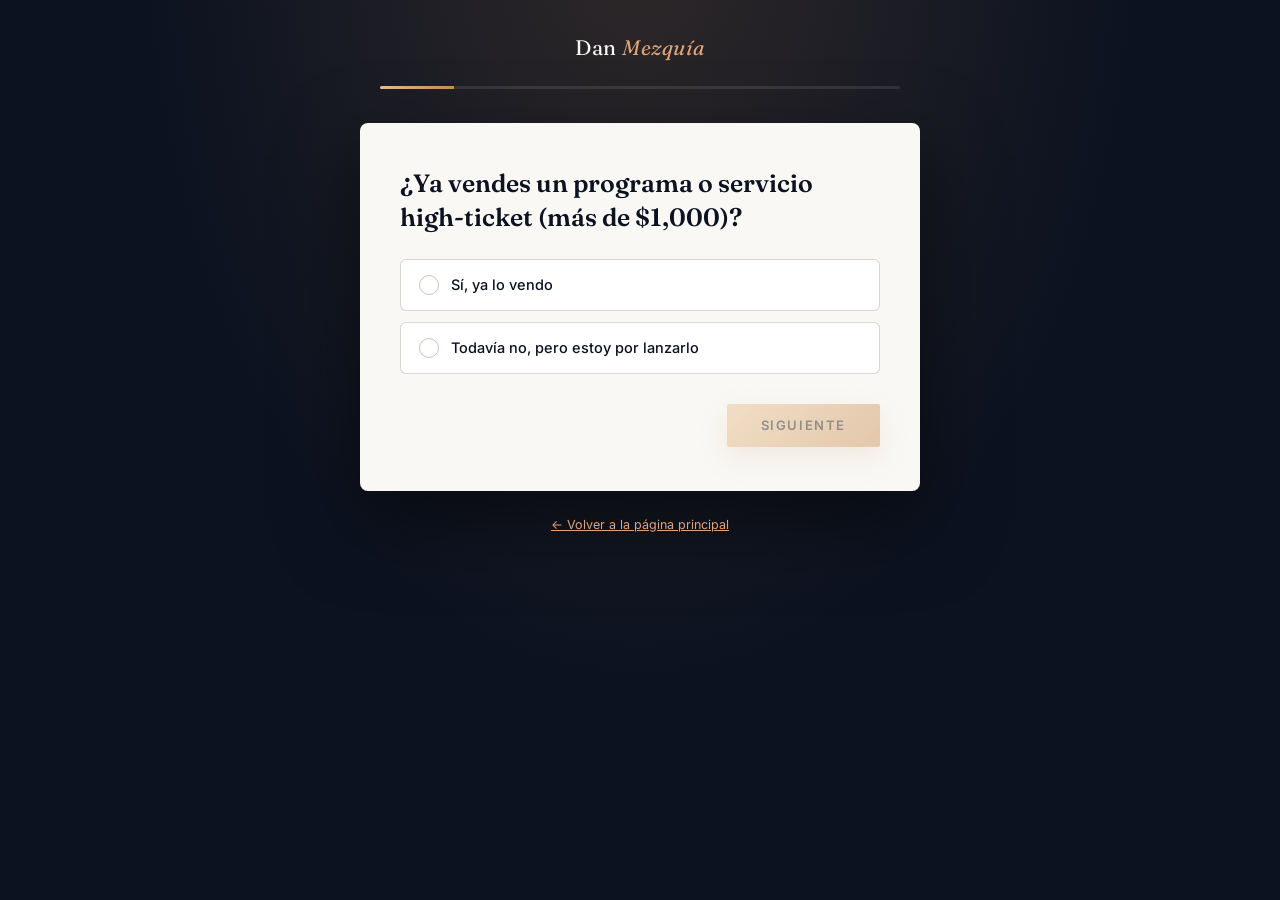
<file: web-dan-marketing/aplicar.html>
<!DOCTYPE html>
<html lang="es">
<head>
<meta charset="UTF-8">
<meta name="viewport" content="width=device-width, initial-scale=1.0">
<title>Aplica | Dan Mezquía — Sistemas de captación high-ticket</title>
<meta name="description" content="Responde 5 preguntas rápidas y descubre si tu negocio está listo para un sistema de captación high-ticket.">
<link rel="preconnect" href="https://fonts.googleapis.com">
<link rel="preconnect" href="https://fonts.gstatic.com" crossorigin>
<link href="https://fonts.googleapis.com/css2?family=Fraunces:ital,wght@0,500;0,600;0,700;1,500;1,600&family=Inter:wght@400;500;600;700;800&display=swap" rel="stylesheet">

<style>
/* ============================================================
   SISTEMA DE DISEÑO — mismo :root que index.html
   ============================================================ */
:root{
  --oscuro:#0C1220; --oscuro-suave:#131C30;
  --claro:#F9F8F5; --crema:#F1EDE4; --nude:#E7E1D3;
  --acento:#C4764A; --acento-suave:#E0A379;
  --premium:#C98F52; --premium-claro:#E8BE8D;
  --muted:#7C6A55; --muted-claro:#AAB3C5;
  --serif:'Fraunces',serif; --sans:'Inter',sans-serif;
}
*{margin:0;padding:0;box-sizing:border-box;}
body{font-family:var(--sans);min-height:100vh;display:flex;flex-direction:column;align-items:center;padding:34px 18px 60px;color:var(--claro);
  background:radial-gradient(at 50% -10%,rgba(201,143,82,.18) 0%,transparent 55%),var(--oscuro);}

/* marca + progreso */
.survey-brand{font-family:var(--serif);font-size:21px;letter-spacing:.5px;margin-bottom:26px;}
.survey-brand em{font-style:italic;color:var(--acento-suave);}
.survey-progress{width:min(520px,90vw);height:3px;background:rgba(255,255,255,.1);border-radius:3px;margin-bottom:34px;overflow:hidden;}
.survey-progress-fill{height:100%;width:0;background:linear-gradient(90deg,var(--premium-claro),var(--premium));transition:width .5s cubic-bezier(.2,.7,.2,1);}

/* card central */
.survey-card{width:min(560px,94vw);background:var(--claro);color:var(--oscuro);border-radius:8px;padding:44px 40px;box-shadow:0 30px 80px rgba(0,0,0,.5);}

/* pasos */
.step{display:none;animation:entrar .45s cubic-bezier(.2,.7,.2,1);}
.step.active{display:block;}
@keyframes entrar{from{opacity:0;transform:translateY(16px)}to{opacity:1;transform:none}}
.step h2{font-family:var(--serif);font-size:clamp(20px,3vw,25px);font-weight:600;line-height:1.35;margin-bottom:8px;}
.step-sub{font-size:13.5px;color:var(--muted);margin-bottom:22px;}
.step h2 + .opciones,.step h2 + .campos{margin-top:24px;}

/* opciones clicables */
.opciones{display:flex;flex-direction:column;gap:11px;}
.opcion{border:1.5px solid rgba(124,106,85,.28);border-radius:6px;padding:15px 18px;font-size:14.5px;font-weight:500;cursor:pointer;transition:all .2s ease;background:#fff;display:flex;align-items:center;gap:12px;}
.opcion:hover{border-color:var(--acento);transform:translateX(3px);}
.opcion.sel{border-color:var(--acento);background:rgba(196,118,74,.07);box-shadow:0 6px 18px rgba(196,118,74,.14);}
.opcion .check{flex:none;width:20px;height:20px;border-radius:50%;border:1.5px solid rgba(124,106,85,.4);display:flex;align-items:center;justify-content:center;font-size:11px;color:#fff;transition:all .2s;}
.opcion.sel .check{background:var(--acento);border-color:var(--acento);}
.opcion.multi .check{border-radius:4px;}

/* campos de datos */
.campos{display:flex;flex-direction:column;gap:13px;}
.campos input{font:500 15px var(--sans);padding:15px 16px;border:1.5px solid rgba(124,106,85,.28);border-radius:6px;background:#fff;color:var(--oscuro);outline:none;transition:border .2s;}
.campos input:focus{border-color:var(--acento);}
.campos input.error{border-color:#C0392B;}
.error-msg{font-size:12.5px;color:#C0392B;display:none;}

/* navegación */
.survey-nav{display:flex;justify-content:space-between;align-items:center;margin-top:30px;}
.btn-atras{background:none;border:none;font:500 13.5px var(--sans);color:var(--muted);cursor:pointer;padding:10px 6px;visibility:hidden;}
.btn-atras:hover{color:var(--oscuro);}
.btn-sig{border:none;cursor:pointer;background:linear-gradient(135deg,var(--premium-claro),var(--premium));color:#161006;font:600 13px/1 var(--sans);letter-spacing:1.6px;text-transform:uppercase;padding:15px 34px;border-radius:2px;box-shadow:0 10px 24px rgba(201,143,82,.3);transition:transform .2s;}
.btn-sig:hover{transform:translateY(-2px);}
.btn-sig:disabled{opacity:.45;cursor:not-allowed;transform:none;}

/* thank-you pages */
.resultado{text-align:center;}
.resultado .icono{width:64px;height:64px;margin:0 auto 20px;border-radius:50%;background:linear-gradient(135deg,var(--premium-claro),var(--premium));display:flex;align-items:center;justify-content:center;font-size:28px;}
.resultado h2{margin-bottom:10px;}
.resultado p{font-size:14.5px;color:var(--muted);max-width:400px;margin:0 auto 6px;}
.calendly-box{margin-top:24px;border:1px solid rgba(124,106,85,.2);border-radius:6px;overflow:hidden;min-height:640px;}
.wa-btn{display:inline-block;margin-top:22px;background:#25D366;color:#fff;font:600 13px/1 var(--sans);letter-spacing:1px;text-transform:uppercase;padding:15px 30px;border-radius:6px;}
.confirmado{display:none;margin-top:20px;padding:16px;border-radius:6px;background:rgba(37,211,102,.12);color:#1E7A43;font-weight:600;font-size:14.5px;}

.volver{margin-top:26px;font-size:12.5px;color:var(--muted-claro);}
.volver a{color:var(--acento-suave);text-decoration:underline;}

@media(max-width:480px){.survey-card{padding:32px 22px;}}
</style>
</head>
<body>

<div class="survey-brand">Dan <em>Mezquía</em></div>
<div class="survey-progress"><div class="survey-progress-fill" id="progress"></div></div>

<div class="survey-card">

  <!-- P1 · CALIFICACIÓN BASE (si "no", salta P2) -->
  <div class="step active" data-step="0">
    <h2>¿Ya vendes un programa o servicio high-ticket (más de $1,000)?</h2>
    <div class="opciones" data-campo="oferta">
      <div class="opcion" data-val="si"><span class="check">✓</span>Sí, ya lo vendo</div>
      <div class="opcion" data-val="no"><span class="check">✓</span>Todavía no, pero estoy por lanzarlo</div>
    </div>
  </div>

  <!-- P2 · SITUACIÓN ACTUAL -->
  <div class="step" data-step="1">
    <h2>¿Cuánto está facturando tu negocio al mes actualmente?</h2>
    <div class="opciones" data-campo="facturacion">
      <div class="opcion" data-val="mas10000"><span class="check">✓</span>Más de $10,000</div>
      <div class="opcion" data-val="entre5000_10000"><span class="check">✓</span>$5,000 – $10,000</div>
      <div class="opcion" data-val="entre2000_5000"><span class="check">✓</span>$2,000 – $5,000</div>
      <div class="opcion" data-val="menos2000"><span class="check">✓</span>Menos de $2,000</div>
    </div>
  </div>

  <!-- P3 · AMBICIÓN -->
  <div class="step" data-step="2">
    <h2>¿Dónde quieres estar en los próximos 6 meses?</h2>
    <div class="opciones" data-campo="meta">
      <div class="opcion" data-val="mas20000"><span class="check">✓</span>Más de $20,000/mes</div>
      <div class="opcion" data-val="entre10000_20000"><span class="check">✓</span>$10,000 – $20,000/mes</div>
      <div class="opcion" data-val="entre5000_10000"><span class="check">✓</span>$5,000 – $10,000/mes</div>
    </div>
  </div>

  <!-- P4 · COMPROMISO (multi-select) -->
  <div class="step" data-step="3">
    <h2>¿Cuáles de estas estás dispuesto a hacer?</h2>
    <div class="step-sub">Selecciona todas las que apliquen.</div>
    <div class="opciones" data-campo="compromiso" data-multi="1">
      <div class="opcion multi" data-val="vsl"><span class="check">✓</span>Grabar un video corto contando tu método (te doy el guion)</div>
      <div class="opcion multi" data-val="delegar"><span class="check">✓</span>Delegar la parte técnica y confiar en el proceso</div>
      <div class="opcion multi" data-val="llamadas"><span class="check">✓</span>Atender las llamadas que el sistema te agende</div>
      <div class="opcion multi" data-val="trafico"><span class="check">✓</span>Invertir en tráfico o contenido para alimentar el sistema</div>
    </div>
  </div>

  <!-- P5 · CAPACIDAD DE INVERSIÓN -->
  <div class="step" data-step="4">
    <h2>Si esto es exactamente lo que tu negocio necesita, ¿cuánto estás dispuesto a invertir en tu sistema de captación?</h2>
    <div class="opciones" data-campo="inversion">
      <div class="opcion" data-val="mas3000"><span class="check">✓</span>Más de $3,000</div>
      <div class="opcion" data-val="entre1500_3000"><span class="check">✓</span>$1,500 – $3,000</div>
      <div class="opcion" data-val="entre800_1500"><span class="check">✓</span>$800 – $1,500</div>
      <div class="opcion" data-val="menos800"><span class="check">✓</span>Menos de $800</div>
    </div>
  </div>

  <!-- P6 · DATOS -->
  <div class="step" data-step="5">
    <h2>Ya casi terminamos</h2>
    <div class="step-sub">Déjame tus datos para enviarte tu resultado.</div>
    <div class="campos">
      <input type="text" id="input-nombre" placeholder="Nombre completo" autocomplete="name">
      <input type="tel" id="input-whatsapp" placeholder="Número de WhatsApp" autocomplete="tel">
      <input type="email" id="input-email" placeholder="Email" autocomplete="email">
      <span class="error-msg" id="error-msg">Revisa los campos marcados — necesito los tres para enviarte tu resultado.</span>
    </div>
  </div>

  <!-- THANK-YOU ALTO: calendario directo -->
  <div class="step resultado" data-resultado="alto">
    <div class="icono">🎯</div>
    <h2>¡Perfecto, <span class="ty-nombre">crack</span>! Ya puedes agendar tu llamada de estrategia</h2>
    <p>Tu negocio está listo para el sistema. Elige el horario que mejor te funcione — la llamada es directa con Dan.</p>
    <div class="calendly-box" id="calendly-alto"></div>
    <div class="confirmado">✓ Llamada agendada — revisa tu correo para la confirmación.</div>
  </div>

  <!-- THANK-YOU MEDIO: calendario con copy suave -->
  <div class="step resultado" data-resultado="medio">
    <div class="icono">💬</div>
    <h2>¡Gracias, <span class="ty-nombre">crack</span>! Nos encantaría conocer tu negocio</h2>
    <p>Por tus respuestas, hay mucho que podemos hacer por tu captación. Agenda una llamada sin compromiso y lo vemos juntos.</p>
    <div class="calendly-box" id="calendly-medio"></div>
    <div class="confirmado">✓ Llamada agendada — revisa tu correo para la confirmación.</div>
  </div>

  <!-- THANK-YOU BAJO: sin calendario, contacto por WhatsApp -->
  <div class="step resultado" data-resultado="bajo">
    <div class="icono">🤝</div>
    <h2>¡Gracias por responder, <span class="ty-nombre">crack</span>!</h2>
    <p>Hemos recibido tus respuestas. En breve te escribiré por WhatsApp con el siguiente paso ideal para el punto en el que está tu negocio.</p>
    <a class="wa-btn" id="wa-btn" href="#" target="_blank" rel="noopener">Escribirme por WhatsApp</a>
  </div>

  <!-- navegación -->
  <div class="survey-nav" id="nav">
    <button type="button" class="btn-atras" id="btn-atras">← Atrás</button>
    <button type="button" class="btn-sig" id="btn-sig" disabled>Siguiente</button>
  </div>
</div>

<div class="volver"><a href="./index.html">← Volver a la página principal</a></div>

<script>
/* ============================================================
   CONFIGURACIÓN — cambiar SOLO aquí
   ============================================================ */
const WEBHOOK_URL  = '';                                   // [PENDIENTE] webhook de Make/Zapier/n8n/CRM
const CALENDLY_URL = '';                                   // [PENDIENTE] ej: https://calendly.com/danmezquia/estrategia
const WHATSAPP     = '';                                   // [PENDIENTE] ej: 13051234567 (con código de país, sin +)
const ORIGEN       = 'Funnel Sistema Captación - Dan Mezquía';

/* etiquetas legibles para el CRM */
const LABELS = {
  oferta:      { si:'Sí, ya vende high-ticket', no:'Aún no, por lanzar' },
  facturacion: { mas10000:'Más de $10,000/mes', entre5000_10000:'$5,000–$10,000/mes', entre2000_5000:'$2,000–$5,000/mes', menos2000:'Menos de $2,000/mes' },
  meta:        { mas20000:'Más de $20,000/mes', entre10000_20000:'$10,000–$20,000/mes', entre5000_10000:'$5,000–$10,000/mes' },
  compromiso:  { vsl:'Grabar VSL', delegar:'Delegar lo técnico', llamadas:'Atender llamadas', trafico:'Invertir en tráfico/contenido' },
  inversion:   { mas3000:'Más de $3,000', entre1500_3000:'$1,500–$3,000', entre800_1500:'$800–$1,500', menos800:'Menos de $800' }
};

/* ============================================================
   ESTADO Y NAVEGACIÓN
   ============================================================ */
const state = { oferta:null, facturacion:null, meta:null, compromiso:[], inversion:null, nombre:'', whatsapp:'', email:'' };
const steps = [...document.querySelectorAll('.step[data-step]')];
const fill = document.getElementById('progress');
const btnSig = document.getElementById('btn-sig');
const btnAtras = document.getElementById('btn-atras');
let idx = 0;
const historial = [];

function mostrar(i){
  steps.forEach(s => s.classList.remove('active'));
  steps[i].classList.add('active');
  fill.style.width = ((i+1)/(steps.length+1))*100 + '%';
  btnAtras.style.visibility = historial.length ? 'visible' : 'hidden';
  btnSig.textContent = (i === steps.length-1) ? 'Ver mi resultado' : 'Siguiente';
  validar();
}

function validar(){
  const paso = steps[idx];
  const campo = paso.querySelector('[data-campo]')?.dataset.campo;
  let ok = false;
  if (campo === 'compromiso') ok = state.compromiso.length > 0;
  else if (campo)             ok = !!state[campo];
  else ok = true;                     /* paso de datos: se valida al enviar */
  btnSig.disabled = !ok;
}

/* selección de opciones (single y multi) */
document.querySelectorAll('[data-campo]').forEach(grupo => {
  const campo = grupo.dataset.campo, multi = !!grupo.dataset.multi;
  grupo.querySelectorAll('.opcion').forEach(op => op.addEventListener('click', () => {
    if (multi) {
      op.classList.toggle('sel');
      const v = op.dataset.val;
      state.compromiso = op.classList.contains('sel')
        ? [...state.compromiso, v] : state.compromiso.filter(x => x !== v);
    } else {
      grupo.querySelectorAll('.opcion').forEach(o => o.classList.remove('sel'));
      op.classList.add('sel');
      state[campo] = op.dataset.val;
      /* auto-avance en single select tras una pausa breve */
      setTimeout(avanzar, 350);
    }
    validar();
  }));
});

function avanzar(){
  if (btnSig.disabled) return;
  if (idx === steps.length-1) { finalizar(); return; }
  historial.push(idx);
  /* lógica condicional: sin oferta aún → salta la pregunta de facturación */
  idx = (idx === 0 && state.oferta === 'no') ? 2 : idx + 1;
  mostrar(idx);
}
btnSig.addEventListener('click', avanzar);
btnAtras.addEventListener('click', () => { if (historial.length) { idx = historial.pop(); mostrar(idx); } });

/* ============================================================
   LEAD SCORING
   Alto ≥70% · Medio ≥40% · Bajo <40%
   ============================================================ */
function calcular(){
  let puntos = 0, max = 0;
  if (state.oferta === 'si') {
    max += 3;
    puntos += { mas10000:3, entre5000_10000:2, entre2000_5000:1, menos2000:0 }[state.facturacion] || 0;
  }
  max += 3;
  puntos += { mas20000:3, entre10000_20000:2, entre5000_10000:1 }[state.meta] || 0;
  max += 4;
  puntos += state.compromiso.length;
  max += 3;
  puntos += { mas3000:3, entre1500_3000:2, entre800_1500:1, menos800:0 }[state.inversion] || 0;
  const pct = Math.round((puntos/max)*100);
  const valor = pct >= 70 ? 'Alto' : pct >= 40 ? 'Medio' : 'Bajo';
  return { puntos, max, pct, valor };
}

/* ============================================================
   ENVÍO + THANK-YOU PERSONALIZADA
   ============================================================ */
function finalizar(){
  /* validar datos de contacto */
  const nombre = document.getElementById('input-nombre');
  const wa = document.getElementById('input-whatsapp');
  const email = document.getElementById('input-email');
  let ok = true;
  [[nombre, v => v.trim().length >= 3],
   [wa,     v => v.replace(/\D/g,'').length >= 8],
   [email,  v => /^[^\s@]+@[^\s@]+\.[^\s@]+$/.test(v)]].forEach(([el, test]) => {
    const valido = test(el.value);
    el.classList.toggle('error', !valido);
    if (!valido) ok = false;
  });
  document.getElementById('error-msg').style.display = ok ? 'none' : 'block';
  if (!ok) return;

  state.nombre = nombre.value.trim();
  state.whatsapp = wa.value.trim();
  state.email = email.value.trim();

  const r = calcular();

  /* payload legible para el CRM */
  const payload = {
    oferta: LABELS.oferta[state.oferta],
    facturacion_actual: state.facturacion ? LABELS.facturacion[state.facturacion] : 'No aplica (aún sin oferta)',
    meta_6_meses: LABELS.meta[state.meta],
    compromiso: state.compromiso.map(c => '- ' + LABELS.compromiso[c]).join('\n') || 'Ninguno',
    inversion_disponible: LABELS.inversion[state.inversion],
    valor: r.valor,
    puntaje: r.puntos + '/' + r.max + ' (' + r.pct + '%)',
    nombre: state.nombre, whatsapp: state.whatsapp, email: state.email,
    origen: ORIGEN
  };

  if (WEBHOOK_URL) {
    fetch(WEBHOOK_URL, { method:'POST', headers:{'Content-Type':'application/json'}, body:JSON.stringify(payload) })
      .catch(err => console.error('Error enviando al webhook:', err));
  } else {
    console.log('[Survey] WEBHOOK_URL vacío — payload que se habría enviado:', payload);
  }

  mostrarResultado(r.valor);
}

function mostrarResultado(valor){
  document.querySelectorAll('.step').forEach(s => s.classList.remove('active'));
  document.getElementById('nav').style.display = 'none';
  fill.style.width = '100%';

  const primerNombre = state.nombre.split(' ')[0];
  document.querySelectorAll('.ty-nombre').forEach(el => el.textContent = primerNombre);

  const key = valor.toLowerCase();
  const pantalla = document.querySelector('[data-resultado="' + (key === 'bajo' ? 'bajo' : key) + '"]');
  pantalla.classList.add('active');

  if (valor === 'Bajo') {
    const btn = document.getElementById('wa-btn');
    if (WHATSAPP) {
      btn.href = 'https://wa.me/' + WHATSAPP + '?text=' + encodeURIComponent('Hola Dan, acabo de aplicar en tu web. Soy ' + primerNombre + '.');
    } else { btn.style.display = 'none'; }
    return;
  }

  /* Calendly inline con PREFILL: nombre + email + score en utm_content */
  const box = document.getElementById('calendly-' + key);
  if (!CALENDLY_URL) {
    box.innerHTML = '<p style="padding:40px 20px;color:var(--muted);font-size:14px;">[PENDIENTE] Aquí se mostrará el calendario.<br>Conecta tu link en la constante CALENDLY_URL.</p>';
    box.style.minHeight = 'auto';
    return;
  }
  const url = CALENDLY_URL
    + '?name=' + encodeURIComponent(state.nombre)
    + '&email=' + encodeURIComponent(state.email)
    + '&utm_source=funnel&utm_campaign=' + encodeURIComponent(ORIGEN)
    + '&utm_content=score-' + key + '-' + calcular().pct;
  box.innerHTML = '<div class="calendly-inline-widget" data-url="' + url + '" style="min-width:300px;height:640px;"></div>';
  const s = document.createElement('script');
  s.src = 'https://assets.calendly.com/assets/external/widget.js';
  s.async = true;
  document.body.appendChild(s);

  /* confirmación dentro de la página cuando el lead agenda */
  window.addEventListener('message', e => {
    if (e.data && e.data.event === 'calendly.event_scheduled') {
      pantalla.querySelector('.confirmado').style.display = 'block';
    }
  });
}

mostrar(0);
</script>
</body>
</html>
</file>
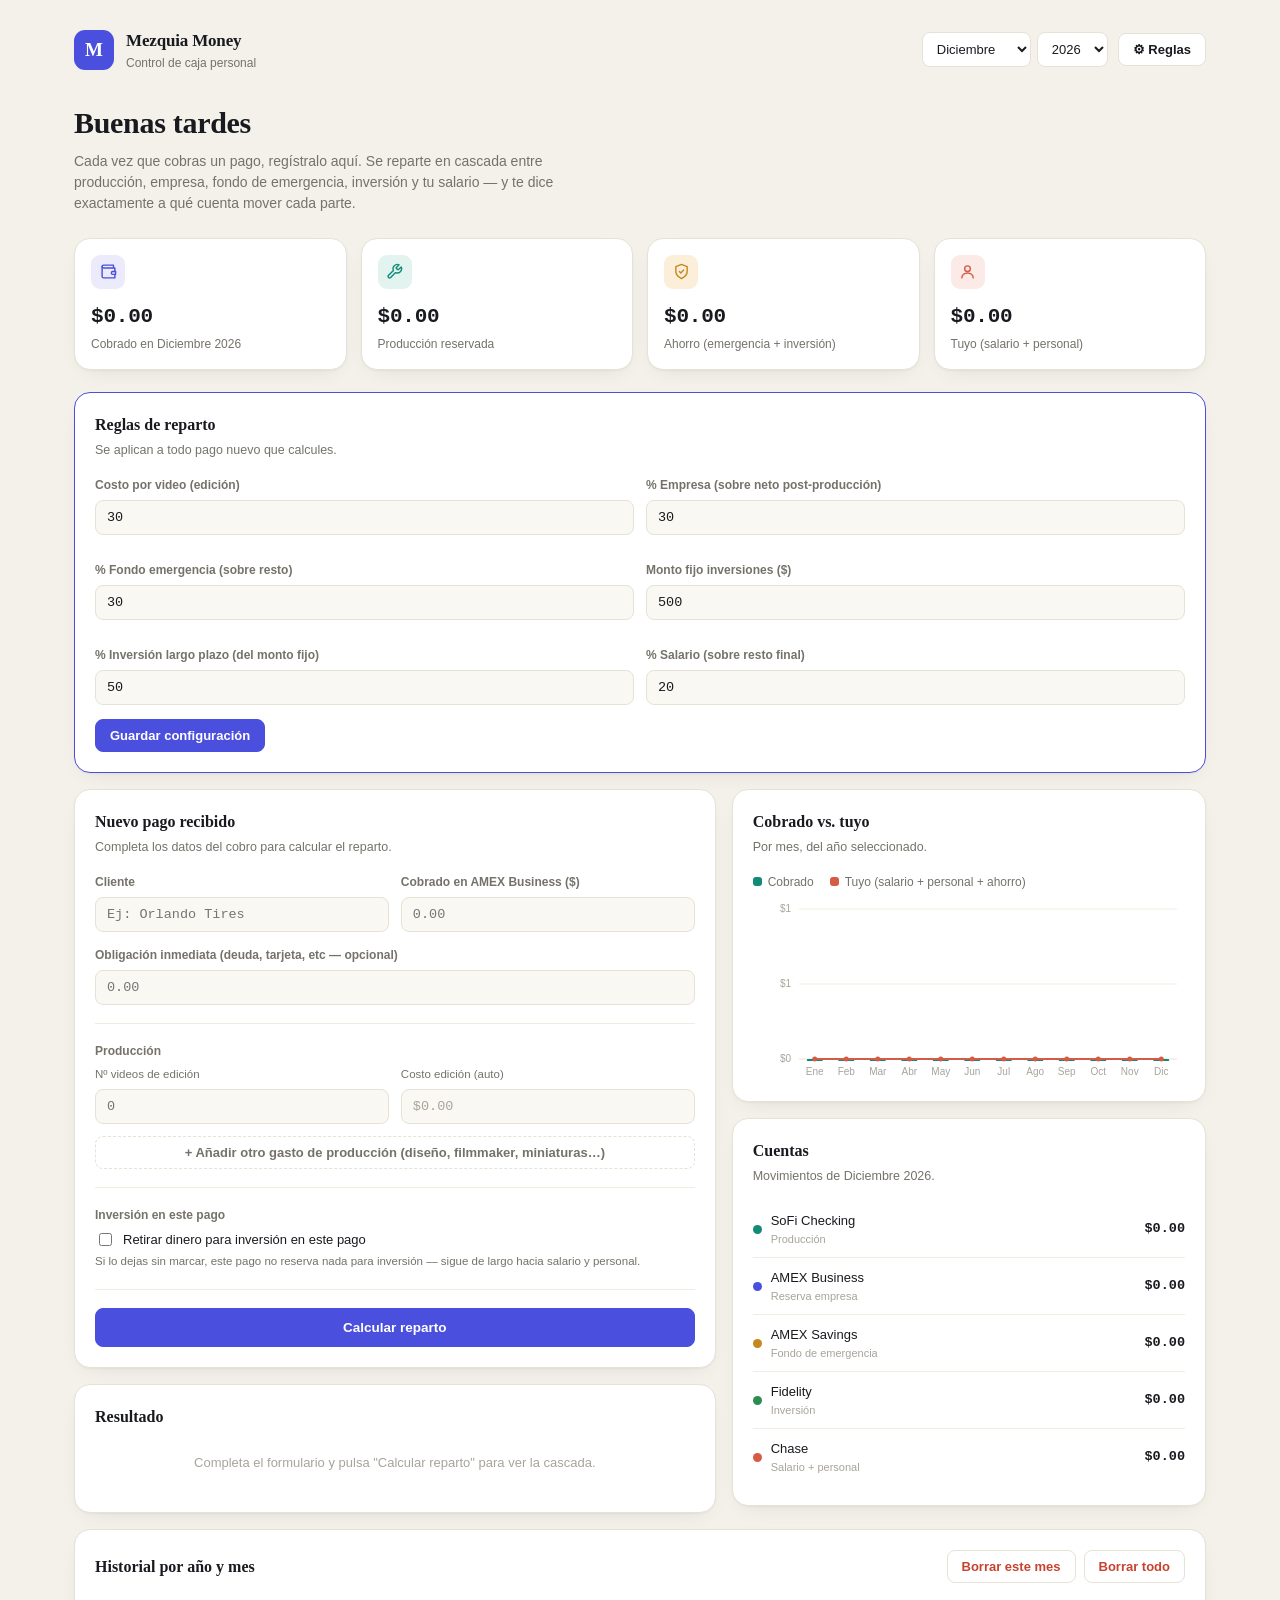
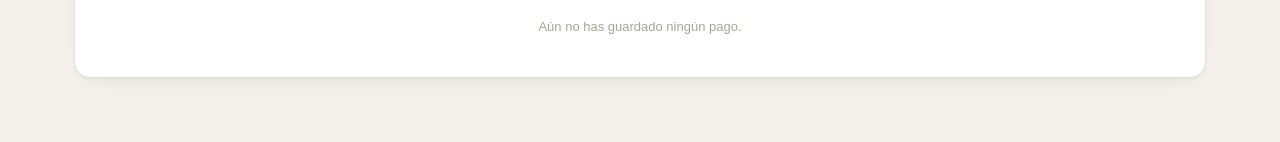
<file: Mezquia Money/Mezquia Money — Control de Caja_files/saved_resource.html>
<!DOCTYPE html>
<!-- saved from url=(0253)https://e39bda59-e09d-4701-a09c-2832c6acd079.frame.claudeusercontent.com/_f/1783634427-b6e3/?__frame_t=TLsya2yCu0n-FtY4A9YEoptu.f5171a41-e84a-4455-96da-4be54b50c6c3.894dbcc2-298f-4b5d-8032-1b490f10306e.1783959283&__frame_v=manifest.5cc09a92e9a1975c.json -->
<html><head><meta http-equiv="Content-Type" content="text/html; charset=UTF-8"><!-- frame-runtime --><!--<base href="/_f/1783634427-b6e3/">--><base href="."><script>window.__FRAME_PREAMBLE={"capabilities":{"downloads":"downloads.DUzXFHNF.js","mcp":"mcp.CmkefEYH.js","permissions":"permissions.C9OCnDjh.js","self":"self.DqF_PxOe.js"},"transforms":"_transforms.DYk1Ltlh.js","comments":"_comments.CTmG5kkF.js"}</script><script>(function(){"use strict";const ae="modulepreload",ce=function(e){return"/"+e},le={},x=function(t,n,u){let o=Promise.resolve();function s(d){const a=new Event("vite:preloadError",{cancelable:!0});if(a.payload=d,window.dispatchEvent(a),!a.defaultPrevented)throw d}return o.then(d=>{for(const a of d||[])a.status==="rejected"&&s(a.reason);return t().catch(s)})},K=["light","dark","system"];function G(e){if(e==null||typeof e!="object")return!1;const t=e.__frame_init;return t!=null&&typeof t=="object"}function J(e){return e!=null&&typeof e=="object"&&e.__frame_size_poke===!0}function V(e){if(e==null||typeof e!="object")return!1;const t=e.__frame_theme;if(t==null||typeof t!="object")return!1;const n=t.theme;return typeof n=="string"&&K.includes(n)}function z(e){if(window===top||e.type==="auxclick"&&e.button!==1)return;const t=e.composedPath?e.composedPath():[e.target];let n=null;for(let d=0;d<t.length;d++){const a=t[d];if(a&&a.matches&&a.matches("a[href],area[href]")){n=a;break}}if(!n&&e.target&&e.target.closest&&(n=e.target.closest("a[href],area[href]")),!n)return;const u=n.getAttribute("href");if(!u)return;let o,s;try{o=new URL(u,document.baseURI),s=new URL(document.baseURI).origin}catch{return}(o.protocol==="http:"||o.protocol==="https:")&&o.origin!==s&&(e.preventDefault(),parent.postMessage({__frame_nav:!0,url:o.href},"*"))}const D={};function T(e){if(window===top)return;const t=Date.now();t-(D[e]||0)<500||(D[e]=t,parent.postMessage({__frame_engaged:!0,kind:e},"*"))}const Y=2e3,U=["wheel","touchstart","touchmove","keydown","pointerdown"];let B=0;function Q(e){e.isTrusted&&(B=Date.now())}function X(){addEventListener("click",z,!0),addEventListener("auxclick",z,!0)}function Z(){for(let e=0;e<U.length;e++)addEventListener(U[e],Q,{capture:!0,passive:!0});addEventListener("scroll",e=>{e.isTrusted&&Date.now()-B<Y&&T("scroll")},{capture:!0,passive:!0}),addEventListener("pointermove",e=>{e.isTrusted&&T("pointer")},{capture:!0,passive:!0}),addEventListener("click",e=>{e.isTrusted&&T("click")},{capture:!0,passive:!0})}function ee(e,t,n){const u=[...t.values()].filter(o=>o.targets.some(s=>s.startsWith(e+".")));return{wrap(o,s){const d=`${e}.${o}`,a=u.filter(i=>i.targets.includes(d));return a.length===0?(...i)=>{try{return s(...i)}catch(p){return Promise.reject(p)}}:(...i)=>{let p=i;for(const c of a){const l=c.module.parameters;if(l)try{p=l(p)}catch{return Promise.reject({code:"transform_error",id:c.id,scope:e,message:"parameters transform failed"})}}let h;try{h=s(...p)}catch(c){h=Promise.reject(c)}return h.then(c=>{for(let l=a.length-1;l>=0;l--){const m=a[l],f=m.module.returns;if(f)try{c=f(c)}catch{return n({id:m.id,scope:e,leg:"returns"}),c}}return c},c=>{for(let l=a.length-1;l>=0;l--){const m=a[l],f=m.module.throws;if(f)try{c=f(c)}catch{return n({id:m.id,scope:e,leg:"throws"}),Promise.reject(c)}}return Promise.reject(c)})}}}}function te(e,t,n,u=()=>{}){const o=new Set(e.changes??[]),s=new Map;for(const d of o){const a=t[d];a&&s.set(d,a)}return{contract:e.contract,changes:o,flags:new Set(e.flags??[]),capabilities:e.capabilities??{},capBudgets:e.capBudgets??{},transforms:s,shellOrigin:n.shellOrigin,mount:n.mount,pipe:d=>ee(d,s,u)}}(function(){const e=Object.defineProperty,t=globalThis,n=["RTCPeerConnection","webkitRTCPeerConnection","RTCDataChannel","RTCIceCandidate","RTCSessionDescription","RTCRtpSender","RTCRtpReceiver"];let u=0;for(let o=0;o<n.length;o++){const s=n[o];try{e(t,s,{value:void 0,writable:!1,configurable:!1})}catch{try{delete t[s]}catch{}try{e(t,s,{value:void 0,writable:!1,configurable:!0})}catch{}}typeof t[s]=="function"&&u++}if(u&&window!==top)try{parent.postMessage({__frame_rtc_lockdown_failed:u},"*")}catch{}})();const ne=1e4,re=Object.freeze([...window.__FRAME_PREAMBLE?.origins??["https://claude.ai","https://preview.claude.ai"]]);function oe(e){for(const t of re)if(t.endsWith(":*"))try{const n=new URL(e);if(`${n.protocol}//${n.hostname}:*`===t)return!0}catch{}else if(e===t)return!0;return!1}const R=Object.freeze({...window.__FRAME_PREAMBLE?.capabilities??{}}),A=window.__FRAME_PREAMBLE?.transforms,k=window.__FRAME_PREAMBLE?.comments,C=/^[\w.-]+\.js$/,se=/^[a-z][a-z0-9_-]{0,63}$/;let F=null,v=null;function N(e,t,n){try{Object.defineProperty(e,t,{value:n,writable:!1,configurable:!1,enumerable:!0})}catch{try{Object.defineProperty(e,t,{value:n,writable:!1,configurable:!0,enumerable:!0})}catch{}}}let I=!1;function H(e){const t=document.documentElement;e==="light"||e==="dark"?(t.dataset.theme=e,t.style.colorScheme=e,I=!0):I&&(delete t.dataset.theme,t.style.colorScheme="",I=!1)}const E={mcp:{watchTool:{handlerArg:3}}},P=new Map;function ie(e,t){const n=P.get(e);if(!n)return;Object.assign(n.impl,t),n.impl.__settled=()=>Promise.reject({code:"capability_removed",message:`${e}: method not in this runtime`});const u=n.queue;n.queue=[];for(const o of u){const s=t[o.method];if(s)if(E[e]?.[o.method])try{o.resolve(s(...o.args))}catch{O(o,E[e][o.method].handlerArg,{code:"transform_error",message:`${e}.${o.method} rejected its arguments`})}else s(...o.args).then(o.resolve,o.reject);else{const d={code:"capability_removed",message:`${e}.${o.method} is not in this runtime`},a=E[e]?.[o.method];if(a){O(o,a.handlerArg,d);continue}o.reject(d)}}}function $(e,t){const n=P.get(e);if(!n)return;n.impl.__settled=()=>Promise.reject(t);const u=n.queue;n.queue=[];for(const o of u){const s=E[e]?.[o.method];if(s){O(o,s.handlerArg,t);continue}o.reject(t)}}function O(e,t,n){if(e.syncState?.dead)return;const u=e.args[t];typeof u=="function"&&queueMicrotask(()=>{if(!e.syncState?.dead)try{u({type:"error",error:n})}catch{}})}const q=Object.getOwnPropertyDescriptor(window,"claude");if(window!==top&&!(q&&q.writable===!1)){X(),Z();const e=q?.value??{};N(window,"claude",e);const t=i=>{const p={impl:Object.create(null),queue:[]};P.set(i,p);const h=new Proxy(p.impl,{get:(c,l)=>{if(typeof l!="string"||l==="then"||l==="toJSON"||l==="valueOf")return;if(l==="toString")return Object.prototype.toString;const m=E[i]?.[l];return m?(...f)=>{if(typeof f[m.handlerArg]!="function")throw new TypeError(`${i}.${l} requires a handler function`);const g=c[l];if(g)return g(...f);if(c.__settled){const _={dead:!1},S={args:[...f],syncState:_};return c.__settled().catch(j=>O(S,m.handlerArg,j)),()=>{_.dead=!0}}let y=null;const w={dead:!1};return p.queue.push({method:l,args:f,resolve:_=>{y=typeof _=="function"?_:null,w.dead&&y?.()},reject:()=>{},syncState:w}),()=>{w.dead=!0,y?.()}}:(...f)=>{const g=c[l]??c.__settled;return g?g(...f):new Promise((y,w)=>{p.queue.push({method:l,args:f,resolve:y,reject:w})})}},set:()=>!1});N(e,i,h)};for(const i of Object.keys(R)){if(e[i]!==void 0){N(e,i,e[i]);continue}t(i)}let n=null,u=null,o=0;const s=i=>{i.source!==parent||!oe(i.origin)||G(i.data)&&(n=i.data.__frame_init,v=i.origin,removeEventListener("message",s),clearTimeout(o),u?.())};addEventListener("message",s),parent.postMessage({__frame_connect:!0},"*");const d=new Promise(i=>{u=i,o=setTimeout(()=>{removeEventListener("message",s),i()},ne)}),a=document.readyState==="loading"?new Promise(i=>document.addEventListener("DOMContentLoaded",()=>i(),{once:!0})):Promise.resolve();d.then(async()=>{if(!n||!v){for(const r of P.keys())$(r,{code:"not_granted",message:"frame initialization did not arrive - capability unavailable"});return}H(n.theme);const i=v;let p=!1;addEventListener("message",r=>{if(r.source!==parent||r.origin!==i)return;V(r.data)&&H(r.data.__frame_theme.theme);const b=r.data?.__fc_mode;b&&typeof b=="object"&&!p&&k&&C.test(k)&&(p=!0,h(k).then(L=>L.install?.(i,b.on===!0)).catch(()=>{}))});const h=r=>x(()=>import("/_runtime/"+r),void 0),c=Object.keys(n.capabilities??{});for(const r of c)Object.hasOwn(R,r)||se.test(r)&&e[r]===void 0&&(t(r),$(r,{code:"capability_disabled",message:"capability not in this runtime generation"}));const l=c.filter(r=>Object.hasOwn(R,r)).map(r=>[r,R[r]]).filter(r=>typeof r[1]=="string"&&C.test(r[1])),[m,...f]=await Promise.allSettled([A&&C.test(A)?h(A):Promise.resolve({}),...l.map(([,r])=>h(r))]),g=v;F=te(n,m.status==="fulfilled"&&m.value?.TRANSFORMS||{},{shellOrigin:g,mount:ie},r=>parent.postMessage({__frame_cap_telemetry:r},g));const y=r=>parent.postMessage({__frame_cap_telemetry:{kind:"cap-load-error",cap:r}},g),w=F;f.forEach((r,b)=>{const L=l[b][0];if(r.status!=="fulfilled"){y(L);return}try{r.value?.install?.(w)}catch{y(L)}});for(const[r,b]of P)b.queue.length===0&&Object.keys(b.impl).length>0||$(r,{code:c.includes(r)?"capability_disabled":"not_granted",message:"capability not available in this session"});await a,parent.postMessage({__frame_ready:!0},v);let _=-1,S=0;const j=()=>{S=0;const r=Math.max(document.documentElement.scrollHeight,document.body?document.body.scrollHeight:0);r!==_&&(_=r,parent.postMessage({__frame_size:!0,h:r},g))},M=()=>{S||(S=setTimeout(j,200))},W=new ResizeObserver(M);W.observe(document.documentElement),document.body&&W.observe(document.body),document.addEventListener("load",M,!0),document.fonts?.ready.then(M,()=>{}),addEventListener("beforeprint",()=>{_=-1,j()}),M(),addEventListener("message",r=>{r.source!==parent||r.origin!==g||J(r.data)&&(_=-1,M())})})}})();</script><!-- /frame-runtime --><meta name="viewport" content="width=device-width,initial-scale=1"><style>:root{color-scheme:light}body{margin:0;padding:0;font:14px -apple-system,BlinkMacSystemFont,sans-serif;background:#faf9f5;color:#141413}img{max-width:100%}</style></head><body>
<title>Mezquia Money — Control de Caja</title>
<style>
  :root{
    --bg:#F3F1EA;
    --surface:#FFFFFF;
    --surface-2:#FAF8F3;
    --ink:#191A1F;
    --ink-dim:#75726A;
    --ink-faint:#A8A49A;
    --line:#E7E2D6;
    --line-soft:#F0ECE1;
    --shadow:0 1px 2px rgba(25,20,10,.04), 0 8px 24px -12px rgba(25,20,10,.12);

    --indigo:#4B4FDE; --indigo-soft:#ECEBFC;
    --teal:#128A78; --teal-soft:#E3F4F0;
    --amber:#C6871F; --amber-soft:#FBEFDA;
    --green:#2C8C51; --green-soft:#E5F3E9;
    --coral:#D65B44; --coral-soft:#FBEAE5;

    --danger:#C6432F;
    --focus:#4B4FDE;

    --font-display:Georgia,"Iowan Old Style","Palatino Linotype","Times New Roman",serif;
    --font-body:-apple-system,BlinkMacSystemFont,"Segoe UI","Helvetica Neue",Arial,sans-serif;
    --font-mono:"SF Mono","Cascadia Code","Consolas","Liberation Mono",monospace;
  }
  :root[data-theme="dark"]{
    --bg:#14151A; --surface:#1B1D23; --surface-2:#20222A;
    --ink:#F1EFEA; --ink-dim:#9B978E; --ink-faint:#6C6A64;
    --line:#2C2E36; --line-soft:#24262E;
    --shadow:0 1px 2px rgba(0,0,0,.3), 0 8px 28px -12px rgba(0,0,0,.55);
    --indigo:#8C8FFF; --indigo-soft:#26273F;
    --teal:#3FC7AE; --teal-soft:#17322E;
    --amber:#E3A94A; --amber-soft:#332711;
    --green:#5BBE7E; --green-soft:#173420;
    --coral:#E88972; --coral-soft:#3A241E;
    --danger:#E5695A;
  }
  @media (prefers-color-scheme:dark){
    :root:not([data-theme="light"]){
      --bg:#14151A; --surface:#1B1D23; --surface-2:#20222A;
      --ink:#F1EFEA; --ink-dim:#9B978E; --ink-faint:#6C6A64;
      --line:#2C2E36; --line-soft:#24262E;
      --shadow:0 1px 2px rgba(0,0,0,.3), 0 8px 28px -12px rgba(0,0,0,.55);
      --indigo:#8C8FFF; --indigo-soft:#26273F;
      --teal:#3FC7AE; --teal-soft:#17322E;
      --amber:#E3A94A; --amber-soft:#332711;
      --green:#5BBE7E; --green-soft:#173420;
      --coral:#E88972; --coral-soft:#3A241E;
      --danger:#E5695A;
    }
  }
  *{box-sizing:border-box;}
  #fin{
    background:var(--bg); color:var(--ink); font-family:var(--font-body);
    min-height:100%; line-height:1.5; font-size:14px;
  }
  #fin .shell{ max-width:1180px; margin:0 auto; padding:28px 24px 64px; }

  #fin ::selection{ background:var(--indigo); color:#fff; }
  #fin *:focus-visible{ outline:2px solid var(--focus); outline-offset:2px; border-radius:4px; }

  /* ---------- header ---------- */
  #fin .topbar{ display:flex; align-items:center; justify-content:space-between; gap:16px; margin-bottom:28px; flex-wrap:wrap; }
  #fin .brand{ display:flex; align-items:center; gap:12px; }
  #fin .brand-mark{
    width:40px; height:40px; border-radius:11px; background:var(--indigo); color:#fff;
    display:flex; align-items:center; justify-content:center; font-family:var(--font-display);
    font-size:19px; font-weight:700; flex:none;
  }
  #fin .brand-name{ font-family:var(--font-display); font-size:17px; font-weight:700; letter-spacing:-.01em; }
  #fin .brand-sub{ font-size:12px; color:var(--ink-dim); }
  #fin .topbar-right{ display:flex; align-items:center; gap:10px; }
  #fin .period-picker{ display:flex; gap:6px; }
  #fin select{
    background:var(--surface); border:1px solid var(--line); color:var(--ink);
    border-radius:8px; padding:8px 10px; font-family:var(--font-body); font-size:13px; cursor:pointer;
  }
  #fin select:focus{ outline:none; border-color:var(--indigo); }
  #fin button{ font-family:var(--font-body); cursor:pointer; }
  #fin .btn{
    border-radius:8px; border:1px solid var(--line); background:var(--surface); color:var(--ink);
    padding:8px 14px; font-size:13px; font-weight:600; transition:border-color .15s,background .15s;
  }
  #fin .btn:hover{ border-color:var(--indigo); }
  #fin .btn-primary{ background:var(--indigo); border-color:var(--indigo); color:#fff; }
  #fin .btn-primary:hover{ background:#3d40c9; border-color:#3d40c9; }
  #fin .btn-danger{ color:var(--danger); }
  #fin .btn-danger:hover{ border-color:var(--danger); background:var(--coral-soft); }
  #fin .btn-block{ width:100%; padding:11px 14px; font-size:13.5px; }

  /* ---------- hero ---------- */
  #fin .hero{ margin-bottom:24px; }
  #fin .hero h1{ font-family:var(--font-display); font-size:30px; font-weight:700; letter-spacing:-.01em; text-wrap:balance; margin:0 0 6px; }
  #fin .hero p{ color:var(--ink-dim); font-size:14px; max-width:62ch; margin:0; }

  /* ---------- kpis ---------- */
  #fin .kpis{ display:grid; grid-template-columns:repeat(2,1fr); gap:14px; margin-bottom:22px; }
  @media(min-width:760px){ #fin .kpis{ grid-template-columns:repeat(4,1fr); } }
  #fin .kpi{ background:var(--surface); border:1px solid var(--line); border-radius:16px; padding:16px; box-shadow:var(--shadow); }
  #fin .kpi-icon{ width:34px; height:34px; border-radius:9px; display:flex; align-items:center; justify-content:center; margin-bottom:12px; }
  #fin .kpi-icon svg{ width:17px; height:17px; }
  #fin .kpi-val{ font-family:var(--font-mono); font-variant-numeric:tabular-nums; font-size:21px; font-weight:600; letter-spacing:-.01em; }
  #fin .kpi-label{ font-size:12px; color:var(--ink-dim); margin-top:3px; }

  /* ---------- layout grid ---------- */
  #fin .grid2{ display:grid; grid-template-columns:1fr; gap:16px; margin-bottom:16px; }
  @media(min-width:900px){ #fin .grid2{ grid-template-columns:1.15fr .85fr; align-items:start; } }
  #fin .stack{ display:flex; flex-direction:column; gap:16px; }

  #fin .card{ background:var(--surface); border:1px solid var(--line); border-radius:16px; padding:20px; box-shadow:var(--shadow); }
  #fin .card h3{ font-family:var(--font-display); font-size:16px; font-weight:700; margin:0 0 4px; }
  #fin .card-sub{ font-size:12.5px; color:var(--ink-dim); margin:0 0 16px; }

  #fin label{ display:block; font-size:12px; font-weight:600; color:var(--ink-dim); margin-bottom:6px; }
  #fin input[type=text], #fin input[type=number]{
    width:100%; background:var(--surface-2); border:1px solid var(--line); color:var(--ink);
    border-radius:8px; padding:9px 11px; font-family:var(--font-mono); font-size:13.5px;
  }
  #fin input:focus{ outline:none; border-color:var(--indigo); background:var(--surface); }
  #fin input:disabled{ color:var(--ink-faint); }
  #fin .field{ margin-bottom:14px; }
  #fin .row{ display:grid; grid-template-columns:1fr 1fr; gap:12px; }
  #fin .row3{ display:grid; grid-template-columns:1fr 96px 30px; gap:8px; align-items:end; }
  #fin .addrow-btn{ width:100%; margin-top:2px; border-style:dashed; color:var(--ink-dim); }
  #fin .addrow-btn:hover{ color:var(--indigo); }
  #fin .divider{ height:1px; background:var(--line-soft); margin:18px 0; }
  #fin .small{ font-size:11.5px; color:var(--ink-dim); }
  #fin .btn-ghost-icon{ border:none; background:transparent; padding:4px 8px; font-size:15px; color:var(--ink-faint); border-radius:6px; }
  #fin .btn-ghost-icon:hover{ color:var(--danger); background:var(--coral-soft); }

  #fin input[type=checkbox], #fin input[type=radio]{ width:auto; accent-color:var(--indigo); }
  #fin .check-label,#fin .radio-label{
    display:flex; align-items:center; gap:8px; font-size:13px; font-weight:400; color:var(--ink);
    margin-bottom:0; cursor:pointer;
  }

  /* ---------- config drawer ---------- */
  #fin .config-card{ border-color:var(--indigo); }
  #fin .config-head{ display:flex; justify-content:space-between; align-items:center; }

  /* ---------- result / cascade ---------- */
  #fin .empty{ color:var(--ink-faint); font-size:13px; padding:20px 0; text-align:center; }
  #fin .step{
    display:grid; grid-template-columns:20px 1fr auto; gap:12px; align-items:start;
    padding:11px 0; border-bottom:1px dashed var(--line-soft);
  }
  #fin .step:last-child{ border-bottom:none; }
  #fin .step .num{ font-family:var(--font-mono); color:var(--ink-faint); font-size:11px; padding-top:2px; }
  #fin .step .label{ font-size:13.5px; font-weight:600; }
  #fin .step .sub{ font-size:11.5px; color:var(--ink-dim); margin-top:2px; }
  #fin .step .amt{ font-family:var(--font-mono); font-variant-numeric:tabular-nums; font-size:14px; text-align:right; white-space:nowrap; }
  #fin .amt.neg{ color:var(--danger); }
  #fin .amt.pos{ color:var(--teal); font-weight:600; }
  #fin .amt.neutral{ color:var(--ink-faint); }
  #fin .warn{ background:var(--coral-soft); border:1px solid var(--coral); color:var(--danger); border-radius:10px; padding:10px 14px; font-size:12.5px; margin-bottom:14px; }

  #fin .destino{ background:var(--surface-2); border:1px solid var(--line); border-radius:12px; padding:14px 16px; margin-top:14px; }
  #fin .destino h4{ font-size:11px; font-family:var(--font-body); text-transform:uppercase; letter-spacing:.06em; color:var(--ink-dim); margin:0 0 10px; font-weight:700; }
  #fin .destino .line{ display:flex; justify-content:space-between; align-items:baseline; font-size:13.5px; padding:5px 0; gap:10px; }
  #fin .destino .line .path{ color:var(--ink-dim); font-size:11.5px; }
  #fin .destino .line .amt{ font-size:13.5px; }

  /* ---------- chart ---------- */
  #fin .chart-legend{ display:flex; gap:16px; margin-bottom:10px; flex-wrap:wrap; }
  #fin .legend-item{ display:flex; align-items:center; gap:6px; font-size:12px; color:var(--ink-dim); }
  #fin .legend-dot{ width:9px; height:9px; border-radius:3px; flex:none; }
  #fin canvas#trendChart{ width:100%; height:180px; display:block; }

  /* ---------- accounts panel ---------- */
  #fin .acct-row{ display:flex; align-items:center; justify-content:space-between; padding:10px 0; border-bottom:1px solid var(--line-soft); gap:10px; }
  #fin .acct-row:last-child{ border-bottom:none; }
  #fin .acct-name{ display:flex; align-items:center; gap:9px; font-size:13px; }
  #fin .acct-dot{ width:9px; height:9px; border-radius:50%; flex:none; }
  #fin .acct-role{ font-size:11px; color:var(--ink-faint); }
  #fin .acct-val{ font-family:var(--font-mono); font-variant-numeric:tabular-nums; font-size:13.5px; font-weight:600; }

  /* ---------- history table ---------- */
  #fin .history-head{ display:flex; justify-content:space-between; align-items:center; margin-bottom:14px; flex-wrap:wrap; gap:10px; }
  #fin table{ width:100%; border-collapse:collapse; font-size:12.5px; }
  #fin th{ text-align:left; font-size:10.5px; text-transform:uppercase; letter-spacing:.05em; color:var(--ink-faint); font-weight:700; padding:8px 10px; border-bottom:1px solid var(--line); }
  #fin td{ padding:9px 10px; border-bottom:1px solid var(--line-soft); font-family:var(--font-mono); font-variant-numeric:tabular-nums; color:var(--ink); }
  #fin tr:hover td{ background:var(--surface-2); }
  #fin .table-wrap{ overflow-x:auto; }
  :root[data-theme="dark"] #fin .history-card th{ color:var(--ink); }
  @media (prefers-color-scheme:dark){
    :root:not([data-theme="light"]) #fin .history-card th{ color:var(--ink); }
  }

  #fin details.year-group{ margin-bottom:12px; border:1px solid var(--line); border-radius:12px; padding:12px 16px; background:var(--surface-2); }
  #fin details.year-group > summary{ font-family:var(--font-display); font-size:17px; font-weight:700; cursor:pointer; list-style:none; color:var(--indigo); }
  #fin details.year-group > summary::-webkit-details-marker{ display:none; }
  #fin details.year-group > summary::before{ content:'▸ '; color:var(--ink-faint); font-family:var(--font-body); }
  #fin details.year-group[open] > summary::before{ content:'▾ '; }
  #fin details.month-group{ margin:10px 0 0 10px; border-left:2px solid var(--line); padding-left:14px; }
  #fin details.month-group > summary{ font-family:var(--font-mono); font-size:12.5px; cursor:pointer; list-style:none; padding:5px 0; color:var(--ink); }
  #fin details.month-group > summary::-webkit-details-marker{ display:none; }
  #fin details.month-group > summary::before{ content:'▸ '; color:var(--ink-faint); font-family:var(--font-body); }
  #fin details.month-group[open] > summary::before{ content:'▾ '; }
</style>

<div id="fin">
  <div class="shell">

    <header class="topbar">
      <div class="brand">
        <span class="brand-mark">M</span>
        <div>
          <div class="brand-name">Mezquia Money</div>
          <div class="brand-sub">Control de caja personal</div>
        </div>
      </div>
      <div class="topbar-right">
        <div class="period-picker">
          <select id="inMesNum" aria-label="Mes"><option value="01">Enero</option><option value="02">Febrero</option><option value="03">Marzo</option><option value="04">Abril</option><option value="05">Mayo</option><option value="06">Junio</option><option value="07">Julio</option><option value="08">Agosto</option><option value="09">Septiembre</option><option value="10">Octubre</option><option value="11">Noviembre</option><option value="12">Diciembre</option></select>
          <select id="inAnio" aria-label="Año"><option value="2025">2025</option><option value="2026">2026</option><option value="2027">2027</option><option value="2028">2028</option><option value="2029">2029</option><option value="2030">2030</option><option value="2031">2031</option></select>
        </div>
        <button class="btn" id="configToggle" type="button">⚙ Reglas</button>
      </div>
    </header>

    <section class="hero">
      <h1 id="heroTitle">Buenos días</h1>
      <p>Cada vez que cobras un pago, regístralo aquí. Se reparte en cascada entre producción, empresa, fondo de emergencia, inversión y tu salario — y te dice exactamente a qué cuenta mover cada parte.</p>
    </section>

    <div id="loadingMsg" class="small" style="display: none;">Cargando datos guardados…</div>

    <div id="appBody" style="display: block;">

      <section class="kpis" id="kpiRow">
      <div class="kpi">
        <div class="kpi-icon" style="background:var(--indigo-soft); color:var(--indigo);"><svg viewBox="0 0 24 24" fill="none" stroke="currentColor" stroke-width="2" stroke-linecap="round" stroke-linejoin="round"><path d="M21 12V7H5a2 2 0 0 1 0-4h14v4"></path><path d="M3 5v14a2 2 0 0 0 2 2h16v-5"></path><path d="M18 12a2 2 0 0 0 0 4h4v-4Z"></path></svg></div>
        <div class="kpi-val">$0.00</div>
        <div class="kpi-label">Cobrado en Julio 2026</div>
      </div>
    
      <div class="kpi">
        <div class="kpi-icon" style="background:var(--teal-soft); color:var(--teal);"><svg viewBox="0 0 24 24" fill="none" stroke="currentColor" stroke-width="2" stroke-linecap="round" stroke-linejoin="round"><path d="M14.7 6.3a1 1 0 0 0 0 1.4l1.6 1.6a1 1 0 0 0 1.4 0l3.77-3.77a6 6 0 0 1-7.94 7.94l-6.91 6.91a2.12 2.12 0 0 1-3-3l6.91-6.91a6 6 0 0 1 7.94-7.94l-3.76 3.76z"></path></svg></div>
        <div class="kpi-val">$0.00</div>
        <div class="kpi-label">Producción reservada</div>
      </div>
    
      <div class="kpi">
        <div class="kpi-icon" style="background:var(--amber-soft); color:var(--amber);"><svg viewBox="0 0 24 24" fill="none" stroke="currentColor" stroke-width="2" stroke-linecap="round" stroke-linejoin="round"><path d="M12 22s8-4 8-10V5l-8-3-8 3v7c0 6 8 10 8 10Z"></path><path d="m9 12 2 2 4-4"></path></svg></div>
        <div class="kpi-val">$0.00</div>
        <div class="kpi-label">Ahorro (emergencia + inversión)</div>
      </div>
    
      <div class="kpi">
        <div class="kpi-icon" style="background:var(--coral-soft); color:var(--coral);"><svg viewBox="0 0 24 24" fill="none" stroke="currentColor" stroke-width="2" stroke-linecap="round" stroke-linejoin="round"><circle cx="12" cy="8" r="4"></circle><path d="M4 21c0-4 3.6-7 8-7s8 3 8 7"></path></svg></div>
        <div class="kpi-val">$0.00</div>
        <div class="kpi-label">Tuyo (salario + personal)</div>
      </div>
    </section>

      <div class="card config-card" id="configCard" style="display: block; margin-bottom: 16px;">
        <div class="config-head">
          <div>
            <h3>Reglas de reparto</h3>
            <p class="card-sub">Se aplican a todo pago nuevo que calcules.</p>
          </div>
        </div>
        <div class="row">
          <div class="field">
            <label>Costo por video (edición)</label>
            <input type="number" id="cfgCostoVideo" value="30">
          </div>
          <div class="field">
            <label>% Empresa (sobre neto post-producción)</label>
            <input type="number" id="cfgPctEmpresa" value="30">
          </div>
          <div class="field">
            <label>% Fondo emergencia (sobre resto)</label>
            <input type="number" id="cfgPctEmergencia" value="30">
          </div>
          <div class="field">
            <label>Monto fijo inversiones ($)</label>
            <input type="number" id="cfgInvFijo" value="500">
          </div>
          <div class="field">
            <label>% Inversión largo plazo (del monto fijo)</label>
            <input type="number" id="cfgInvLargoPct" value="50">
          </div>
          <div class="field">
            <label>% Salario (sobre resto final)</label>
            <input type="number" id="cfgPctSalario" value="20">
          </div>
        </div>
        <button class="btn btn-primary" id="saveConfigBtn" type="button">Guardar configuración</button>
      </div>

      <div class="grid2">
        <div class="stack">
          <div class="card">
            <h3>Nuevo pago recibido</h3>
            <p class="card-sub">Completa los datos del cobro para calcular el reparto.</p>

            <div class="row">
              <div class="field">
                <label>Cliente</label>
                <input type="text" id="inCliente" placeholder="Ej: Orlando Tires">
              </div>
              <div class="field">
                <label>Cobrado en AMEX Business ($)</label>
                <input type="number" id="inCobrado" placeholder="0.00">
              </div>
            </div>

            <div class="field">
              <label>Obligación inmediata (deuda, tarjeta, etc — opcional)</label>
              <input type="number" id="inDeuda" placeholder="0.00">
            </div>

            <div class="divider"></div>

            <label>Producción</label>
            <div class="row" style="margin-bottom:10px;">
              <div class="field" style="margin-bottom:0;">
                <label class="small" style="font-weight:400;">Nº videos de edición</label>
                <input type="number" id="inVideos" placeholder="0">
              </div>
              <div class="field" style="margin-bottom:0;">
                <label class="small" style="font-weight:400;">Costo edición (auto)</label>
                <input type="text" id="inEdicionAuto" disabled="" value="$0.00">
              </div>
            </div>

            <div id="otrosGastosWrap"></div>
            <button class="btn addrow-btn" id="addGastoBtn" type="button">+ Añadir otro gasto de producción (diseño, filmmaker, miniaturas…)</button>

            <div class="divider"></div>

            <label>Inversión en este pago</label>
            <div class="field" style="margin-bottom:10px;">
              <label class="check-label">
                <input type="checkbox" id="inInvertirToggle">
                Retirar dinero para inversión en este pago
              </label>
              <div class="small" style="margin-top:4px;">Si lo dejas sin marcar, este pago no reserva nada para inversión — sigue de largo hacia salario y personal.</div>
            </div>
            <div id="invOptionsWrap" style="display:none;">
              <div class="row" style="margin-bottom:10px;">
                <label class="radio-label"><input type="radio" name="invMode" id="invModeFijo" value="fixed" checked=""> Monto fijo</label>
                <label class="radio-label"><input type="radio" name="invMode" id="invModePct" value="percent"> Porcentaje</label>
              </div>
              <div class="field">
                <label id="invValueLabel">Monto fijo ($)</label>
                <input type="number" id="inInvValue" placeholder="500">
              </div>
            </div>

            <div class="divider"></div>
            <button class="btn btn-primary btn-block" id="calcularBtn" type="button">Calcular reparto</button>
          </div>

          <div class="card" id="resultCard">
            <h3>Resultado</h3>
            <div class="empty" id="resultEmpty">Completa el formulario y pulsa "Calcular reparto" para ver la cascada.</div>
            <div id="resultBody" style="display:none;"></div>
          </div>
        </div>

        <div class="stack">
          <div class="card">
            <h3 id="chartTitle">Cobrado vs. tuyo</h3>
            <p class="card-sub">Por mes, del año seleccionado.</p>
            <div class="chart-legend">
              <span class="legend-item"><span class="legend-dot" style="background:var(--teal)"></span>Cobrado</span>
              <span class="legend-item"><span class="legend-dot" style="background:var(--coral)"></span>Tuyo (salario + personal + ahorro)</span>
            </div>
            <canvas id="trendChart" width="541" height="225"></canvas>
          </div>

          <div class="card">
            <h3>Cuentas</h3>
            <p class="card-sub" id="acctSub">Movimientos de Julio 2026.</p>
            <div id="acctList">
      <div class="acct-row">
        <div class="acct-name"><span class="acct-dot" style="background:var(--teal)"></span>
          <div><div>SoFi Checking</div><div class="acct-role">Producción</div></div>
        </div>
        <div class="acct-val">$0.00</div>
      </div>
    
      <div class="acct-row">
        <div class="acct-name"><span class="acct-dot" style="background:var(--indigo)"></span>
          <div><div>AMEX Business</div><div class="acct-role">Reserva empresa</div></div>
        </div>
        <div class="acct-val">$0.00</div>
      </div>
    
      <div class="acct-row">
        <div class="acct-name"><span class="acct-dot" style="background:var(--amber)"></span>
          <div><div>AMEX Savings</div><div class="acct-role">Fondo de emergencia</div></div>
        </div>
        <div class="acct-val">$0.00</div>
      </div>
    
      <div class="acct-row">
        <div class="acct-name"><span class="acct-dot" style="background:var(--green)"></span>
          <div><div>Fidelity</div><div class="acct-role">Inversión</div></div>
        </div>
        <div class="acct-val">$0.00</div>
      </div>
    
      <div class="acct-row">
        <div class="acct-name"><span class="acct-dot" style="background:var(--coral)"></span>
          <div><div>Chase</div><div class="acct-role">Salario + personal</div></div>
        </div>
        <div class="acct-val">$0.00</div>
      </div>
    </div>
          </div>
        </div>
      </div>

      <section class="card history-card">
        <div class="history-head">
          <h3 style="margin:0;">Historial por año y mes</h3>
          <div style="display:flex; gap:8px;">
            <button class="btn btn-danger" id="clearMonthBtn" type="button">Borrar este mes</button>
            <button class="btn btn-danger" id="clearAllBtn" type="button">Borrar todo</button>
          </div>
        </div>
        <div id="historyWrap"><div class="empty">Aún no has guardado ningún pago.</div></div>
      </section>

    </div>
  </div>
</div>

<script>
(function(){
  const CFG_KEY = 'mm_config_v1';
  const HIST_KEY = 'mm_history_v1';

  let config = { costoVideo:30, pctEmpresa:30, pctEmergencia:30, invFijo:500, invLargoPct:50, pctSalario:20 };
  let history = [];
  let otrosGastos = [];
  let gastoIdSeq = 1;
  let lastCalc = null;

  const $ = (id) => document.getElementById(id);
  const fmt = (n) => {
    if (isNaN(n)) n = 0;
    return '$' + n.toLocaleString('en-US', {minimumFractionDigits:2, maximumFractionDigits:2});
  };
  const fmtShort = (n) => {
    if (isNaN(n)) n = 0;
    const abs = Math.abs(n);
    if(abs>=1000) return (n/1000).toFixed(1).replace(/\.0$/,'') + 'k';
    return Math.round(n).toString();
  };
  const niceCeil = (v) => {
    if (v <= 0) return 1;
    const exp = Math.floor(Math.log10(v));
    const base = Math.pow(10, exp);
    const norm = v / base;
    let niceNorm;
    if(norm <= 1) niceNorm = 1;
    else if(norm <= 2) niceNorm = 2;
    else if(norm <= 5) niceNorm = 5;
    else niceNorm = 10;
    return niceNorm * base;
  };

  const MESES_ES = ['Enero','Febrero','Marzo','Abril','Mayo','Junio','Julio','Agosto','Septiembre','Octubre','Noviembre','Diciembre'];
  const MESES_CORTO = ['Ene','Feb','Mar','Abr','May','Jun','Jul','Ago','Sep','Oct','Nov','Dic'];

  function monthLabel(key){
    if(!key || key==='0000-00') return 'Sin mes registrado';
    const [y,m] = key.split('-').map(Number);
    return `${MESES_ES[m-1]} ${y}`;
  }
  function getMesKey(){ return `${$('inAnio').value}-${$('inMesNum').value}`; }

  function populateMesSelects(){
    const anioSel = $('inAnio');
    const now = new Date();
    const startY = now.getFullYear() - 1, endY = now.getFullYear() + 5;
    const years = [];
    for(let y=startY; y<=endY; y++) years.push(y);
    anioSel.innerHTML = years.map(y=>`<option value="${y}">${y}</option>`).join('');
    anioSel.value = now.getFullYear();

    const mesSel = $('inMesNum');
    mesSel.innerHTML = MESES_ES.map((n,i)=>`<option value="${String(i+1).padStart(2,'0')}">${n}</option>`).join('');
    mesSel.value = String(now.getMonth()+1).padStart(2,'0');

    anioSel.addEventListener('change', ()=>{ renderAll(); });
    mesSel.addEventListener('change', ()=>{ renderAll(); });

    const hour = now.getHours();
    $('heroTitle').textContent = hour < 12 ? 'Buenos días' : hour < 19 ? 'Buenas tardes' : 'Buenas noches';
  }

  function loadData(){
    try{
      const c = localStorage.getItem(CFG_KEY);
      if(c) config = JSON.parse(c);
    }catch(e){ /* no config saved yet */ }
    try{
      const h = localStorage.getItem(HIST_KEY);
      if(h) history = JSON.parse(h);
    }catch(e){ history = []; }

    $('cfgCostoVideo').value = config.costoVideo;
    $('cfgPctEmpresa').value = config.pctEmpresa;
    $('cfgPctEmergencia').value = config.pctEmergencia;
    $('cfgInvFijo').value = config.invFijo;
    $('cfgInvLargoPct').value = config.invLargoPct;
    $('cfgPctSalario').value = config.pctSalario;

    populateMesSelects();
    $('inInvValue').placeholder = config.invFijo;

    $('loadingMsg').style.display = 'none';
    $('appBody').style.display = 'block';
    renderAll();
  }

  function renderAll(){
    renderHistory();
    renderKpis();
    renderAccounts();
    renderChart();
  }

  $('inInvertirToggle').addEventListener('change', (e)=>{
    $('invOptionsWrap').style.display = e.target.checked ? 'block' : 'none';
  });
  document.querySelectorAll('input[name="invMode"]').forEach(r=>{
    r.addEventListener('change', ()=>{
      const mode = document.querySelector('input[name="invMode"]:checked').value;
      if(mode==='fixed'){
        $('invValueLabel').textContent = 'Monto fijo ($)';
        $('inInvValue').placeholder = config.invFijo;
      } else {
        $('invValueLabel').textContent = 'Porcentaje (%)';
        $('inInvValue').placeholder = '20';
      }
    });
  });

  function saveConfig(){
    config = {
      costoVideo: parseFloat($('cfgCostoVideo').value)||0,
      pctEmpresa: parseFloat($('cfgPctEmpresa').value)||0,
      pctEmergencia: parseFloat($('cfgPctEmergencia').value)||0,
      invFijo: parseFloat($('cfgInvFijo').value)||0,
      invLargoPct: parseFloat($('cfgInvLargoPct').value)||0,
      pctSalario: parseFloat($('cfgPctSalario').value)||0,
    };
    try{ localStorage.setItem(CFG_KEY, JSON.stringify(config)); }catch(e){ console.error('No se pudo guardar la configuración', e); }
  }
  function saveHistory(){
    try{ localStorage.setItem(HIST_KEY, JSON.stringify(history)); }catch(e){ console.error('No se pudo guardar el historial', e); }
  }

  $('configToggle').addEventListener('click', ()=>{
    const card = $('configCard');
    card.style.display = card.style.display === 'none' ? 'block' : 'none';
  });
  $('saveConfigBtn').addEventListener('click', ()=>{
    saveConfig();
    $('saveConfigBtn').textContent = 'Guardado ✓';
    setTimeout(()=>{ $('saveConfigBtn').textContent = 'Guardar configuración'; }, 1400);
  });

  $('inVideos').addEventListener('input', updateEdicionAuto);
  function updateEdicionAuto(){
    const n = parseFloat($('inVideos').value)||0;
    $('inEdicionAuto').value = fmt(n * config.costoVideo);
  }

  function renderGastos(){
    const wrap = $('otrosGastosWrap');
    wrap.innerHTML = '';
    otrosGastos.forEach(g=>{
      const row = document.createElement('div');
      row.className = 'row3';
      row.style.marginBottom = '8px';
      row.innerHTML = `
        <div class="field" style="margin-bottom:0;">
          <input type="text" placeholder="Categoría (ej: Diseño)" data-id="${g.id}" data-f="cat" value="${g.categoria||''}">
        </div>
        <div class="field" style="margin-bottom:0;">
          <input type="number" placeholder="$" data-id="${g.id}" data-f="monto" value="${g.monto||''}">
        </div>
        <button class="btn-ghost-icon" data-del="${g.id}" title="Eliminar" type="button">✕</button>
      `;
      wrap.appendChild(row);
    });
    wrap.querySelectorAll('input').forEach(inp=>{
      inp.addEventListener('input', (e)=>{
        const id = parseInt(e.target.dataset.id);
        const f = e.target.dataset.f;
        const g = otrosGastos.find(x=>x.id===id);
        if(!g) return;
        if(f==='cat') g.categoria = e.target.value;
        else g.monto = parseFloat(e.target.value)||0;
      });
    });
    wrap.querySelectorAll('[data-del]').forEach(btn=>{
      btn.addEventListener('click', ()=>{
        otrosGastos = otrosGastos.filter(x=>x.id!==parseInt(btn.dataset.del));
        renderGastos();
      });
    });
  }
  $('addGastoBtn').addEventListener('click', ()=>{
    otrosGastos.push({id:gastoIdSeq++, categoria:'', monto:0});
    renderGastos();
  });

  function calcular(){
    const cliente = $('inCliente').value.trim() || 'Sin nombre';
    const cobrado = parseFloat($('inCobrado').value)||0;
    const deuda = parseFloat($('inDeuda').value)||0;
    const videos = parseFloat($('inVideos').value)||0;
    const edicion = videos * config.costoVideo;
    const otros = otrosGastos.reduce((s,g)=>s+(g.monto||0),0);
    const produccionTotal = edicion + otros;

    let disponible = cobrado - deuda;
    const neto = disponible - produccionTotal;

    const empresa = Math.max(neto,0) * (config.pctEmpresa/100);
    const rem1 = neto - empresa;
    const fondoEmergencia = Math.max(rem1,0) * (config.pctEmergencia/100);
    const rem2 = rem1 - fondoEmergencia;

    const invertir = $('inInvertirToggle').checked;
    const invMode = invertir && document.querySelector('input[name="invMode"]:checked')
      ? document.querySelector('input[name="invMode"]:checked').value : 'fixed';
    const invValue = parseFloat($('inInvValue').value) || (invMode==='fixed' ? config.invFijo : 0);

    let invFijo = 0;
    if(invertir){
      invFijo = invMode==='fixed'
        ? Math.min(invValue, Math.max(rem2,0))
        : Math.max(rem2,0) * (invValue/100);
    }
    const invLargo = invFijo * (config.invLargoPct/100);
    const invOpciones = invFijo - invLargo;
    const rem3 = rem2 - invFijo;
    const salario = Math.max(rem3,0) * (config.pctSalario/100);
    const personal = rem3 - salario;

    const insuficiente = neto < 0 || (invertir && invMode==='fixed' && invValue > Math.max(rem2,0));

    lastCalc = {
      cliente, cobrado, deuda, videos, edicion, otros, otrosDetalle:[...otrosGastos],
      produccionTotal, neto, empresa, fondoEmergencia, rem2, invertir, invMode, invValue,
      invFijo, invLargo, invOpciones, salario, personal, rem3, mes: getMesKey(), date: new Date().toISOString()
    };
    renderResult(lastCalc, insuficiente);
  }

  function renderResult(c, insuficiente){
    $('resultEmpty').style.display = 'none';
    const body = $('resultBody');
    body.style.display = 'block';

    let warnHtml = '';
    if(c.neto < 0){
      warnHtml = `<div class="warn">⚠ El cobro no alcanza para cubrir la obligación + producción. Neto negativo: ${fmt(c.neto)}. Revisa el monto antes de mover dinero.</div>`;
    } else if(insuficiente){
      warnHtml = `<div class="warn">⚠ Pediste retirar ${fmt(c.invValue)} para inversión, pero solo quedan ${fmt(c.rem2)} disponibles después del fondo de emergencia. Se ajustó a ${fmt(c.invFijo)}.</div>`;
    }

    const invSub = c.invertir
      ? `Largo plazo ${fmt(c.invLargo)} + Opciones ${fmt(c.invOpciones)} · AMEX Business → Chase → Fidelity` + (c.invMode==='percent' ? ` · ${c.invValue}% de lo disponible` : '')
      : 'No marcaste este pago para inversión — se acumula en caja y podrás retirarlo de un pago futuro';

    const steps = [
      c.deuda>0 ? {n:'0', label:'Obligación inmediata pagada primero', sub:'Deuda / tarjeta de crédito', amt:-c.deuda} : null,
      {n:'1', label:'Producción reservada', sub:`Edición: ${c.videos} video(s) × ${fmt(config.costoVideo)} = ${fmt(c.edicion)}` + (c.otros>0 ? ` · Otros: ${fmt(c.otros)}` : ''), amt:-c.produccionTotal},
      {n:'—', label:'Neto (después de producción)', sub:'Base para el resto de la cascada', amt:c.neto, bold:true},
      {n:'2', label:`Empresa (${config.pctEmpresa}% del neto)`, sub:'Se queda en AMEX Business — gastos/inversión de la empresa', amt:-c.empresa},
      {n:'3', label:`Fondo de emergencia (${config.pctEmergencia}% del resto)`, sub:'AMEX Business → Chase → AMEX Savings', amt:-c.fondoEmergencia},
      {n:'4', label:c.invertir ? 'Inversión retirada este pago' : 'Inversión (no retirada este pago)', sub:invSub, amt:-c.invFijo, neutral: !c.invertir},
      {n:'5', label:`Salario (${config.pctSalario}% del resto final)`, sub:'AMEX Business → Chase', amt:-c.salario},
      {n:'6', label:'Personal (gastos propios / resto)', sub:'AMEX Business → Chase', amt:-c.personal},
    ].filter(Boolean);

    let stepsHtml = steps.map(s=>`
      <div class="step">
        <div class="num">${s.n}</div>
        <div>
          <div class="label" style="${s.bold?'':'font-weight:600;'}">${s.label}</div>
          <div class="sub">${s.sub}</div>
        </div>
        <div class="amt ${s.neutral ? 'neutral' : (s.amt<0?'neg':'pos')}">${s.amt<0?'-':''}${fmt(Math.abs(s.amt))}</div>
      </div>
    `).join('');

    const invLine = c.invertir
      ? `<div class="line"><span>Chase → Fidelity <span class="path">(inversión: ${fmt(c.invLargo)} largo plazo / ${fmt(c.invOpciones)} opciones)</span></span><span class="amt">${fmt(c.invFijo)}</span></div>`
      : `<div class="line"><span>Fidelity <span class="path">(no se retira este pago)</span></span><span class="amt">$0.00</span></div>`;

    const destinoHtml = `
      <div class="destino">
        <h4>Transferencias a hacer ahora</h4>
        <div class="line"><span>SoFi Checking <span class="path">(producción)</span></span><span class="amt">${fmt(c.produccionTotal)}</span></div>
        <div class="line"><span>Queda en AMEX Business <span class="path">(reserva empresa)</span></span><span class="amt">${fmt(c.empresa)}</span></div>
        <div class="line"><span>Chase → AMEX Savings <span class="path">(fondo emergencia)</span></span><span class="amt">${fmt(c.fondoEmergencia)}</span></div>
        ${invLine}
        <div class="line"><span>Chase <span class="path">(salario + personal)</span></span><span class="amt">${fmt(c.salario + c.personal)}</span></div>
      </div>
    `;

    body.innerHTML = warnHtml + `<div style="margin-bottom:4px;">${stepsHtml}</div>` + destinoHtml +
      `<button class="btn btn-primary btn-block" id="guardarPagoBtn" type="button" style="margin-top:16px;">Guardar este pago en el historial</button>`;

    $('guardarPagoBtn').addEventListener('click', ()=>{
      history.unshift(lastCalc);
      saveHistory();
      renderAll();
      $('guardarPagoBtn').textContent = 'Guardado ✓';
      $('guardarPagoBtn').disabled = true;
    });
  }

  $('calcularBtn').addEventListener('click', calcular);

  /* ---------- KPI cards ---------- */
  const ICONS = {
    wallet: '<svg viewBox="0 0 24 24" fill="none" stroke="currentColor" stroke-width="2" stroke-linecap="round" stroke-linejoin="round"><path d="M21 12V7H5a2 2 0 0 1 0-4h14v4"/><path d="M3 5v14a2 2 0 0 0 2 2h16v-5"/><path d="M18 12a2 2 0 0 0 0 4h4v-4Z"/></svg>',
    tool: '<svg viewBox="0 0 24 24" fill="none" stroke="currentColor" stroke-width="2" stroke-linecap="round" stroke-linejoin="round"><path d="M14.7 6.3a1 1 0 0 0 0 1.4l1.6 1.6a1 1 0 0 0 1.4 0l3.77-3.77a6 6 0 0 1-7.94 7.94l-6.91 6.91a2.12 2.12 0 0 1-3-3l6.91-6.91a6 6 0 0 1 7.94-7.94l-3.76 3.76z"/></svg>',
    shield: '<svg viewBox="0 0 24 24" fill="none" stroke="currentColor" stroke-width="2" stroke-linecap="round" stroke-linejoin="round"><path d="M12 22s8-4 8-10V5l-8-3-8 3v7c0 6 8 10 8 10Z"/><path d="m9 12 2 2 4-4"/></svg>',
    user: '<svg viewBox="0 0 24 24" fill="none" stroke="currentColor" stroke-width="2" stroke-linecap="round" stroke-linejoin="round"><circle cx="12" cy="8" r="4"/><path d="M4 21c0-4 3.6-7 8-7s8 3 8 7"/></svg>',
  };

  function renderKpis(){
    const activeMes = getMesKey();
    const filtered = history.filter(c => c.mes === activeMes);
    const t = filtered.reduce((acc,c)=>{
      acc.cobrado += c.cobrado||0;
      acc.produccion += c.produccionTotal||0;
      acc.ahorro += (c.fondoEmergencia||0) + (c.invFijo||0);
      acc.tuyo += (c.salario||0) + (c.personal||0);
      return acc;
    }, {cobrado:0,produccion:0,ahorro:0,tuyo:0});

    const cards = [
      {label:`Cobrado en ${monthLabel(activeMes)}`, val:t.cobrado, icon:'wallet', bg:'var(--indigo-soft)', fg:'var(--indigo)'},
      {label:'Producción reservada', val:t.produccion, icon:'tool', bg:'var(--teal-soft)', fg:'var(--teal)'},
      {label:'Ahorro (emergencia + inversión)', val:t.ahorro, icon:'shield', bg:'var(--amber-soft)', fg:'var(--amber)'},
      {label:'Tuyo (salario + personal)', val:t.tuyo, icon:'user', bg:'var(--coral-soft)', fg:'var(--coral)'},
    ];
    $('kpiRow').innerHTML = cards.map(k=>`
      <div class="kpi">
        <div class="kpi-icon" style="background:${k.bg}; color:${k.fg};">${ICONS[k.icon]}</div>
        <div class="kpi-val">${fmt(k.val)}</div>
        <div class="kpi-label">${k.label}</div>
      </div>
    `).join('');
  }

  /* ---------- accounts panel ---------- */
  function renderAccounts(){
    const activeMes = getMesKey();
    const filtered = history.filter(c => c.mes === activeMes);
    const t = filtered.reduce((acc,c)=>{
      acc.sofi += c.produccionTotal||0;
      acc.amex += c.empresa||0;
      acc.savings += c.fondoEmergencia||0;
      acc.fidelity += c.invFijo||0;
      acc.chase += (c.salario||0)+(c.personal||0);
      return acc;
    }, {sofi:0,amex:0,savings:0,fidelity:0,chase:0});

    $('acctSub').textContent = `Movimientos de ${monthLabel(activeMes)}.`;

    const accts = [
      {name:'SoFi Checking', role:'Producción', val:t.sofi, color:'var(--teal)'},
      {name:'AMEX Business', role:'Reserva empresa', val:t.amex, color:'var(--indigo)'},
      {name:'AMEX Savings', role:'Fondo de emergencia', val:t.savings, color:'var(--amber)'},
      {name:'Fidelity', role:'Inversión', val:t.fidelity, color:'var(--green)'},
      {name:'Chase', role:'Salario + personal', val:t.chase, color:'var(--coral)'},
    ];
    $('acctList').innerHTML = accts.map(a=>`
      <div class="acct-row">
        <div class="acct-name"><span class="acct-dot" style="background:${a.color}"></span>
          <div><div>${a.name}</div><div class="acct-role">${a.role}</div></div>
        </div>
        <div class="acct-val">${fmt(a.val)}</div>
      </div>
    `).join('');
  }

  /* ---------- chart ---------- */
  function renderChart(){
    const canvas = $('trendChart');
    const year = $('inAnio').value;
    const ctx = canvas.getContext('2d');
    const dpr = window.devicePixelRatio || 1;
    const cssW = canvas.clientWidth || 560, cssH = 180;
    canvas.width = cssW * dpr; canvas.height = cssH * dpr;
    ctx.setTransform(dpr,0,0,dpr,0,0);
    ctx.clearRect(0,0,cssW,cssH);

    const cobradoByMonth = new Array(12).fill(0);
    const tuyoByMonth = new Array(12).fill(0);
    history.forEach(c=>{
      if(!c.mes) return;
      const [y,m] = c.mes.split('-');
      if(y!==year) return;
      const idx = parseInt(m,10)-1;
      cobradoByMonth[idx] += c.cobrado||0;
      tuyoByMonth[idx] += (c.salario||0)+(c.personal||0)+(c.fondoEmergencia||0)+(c.invFijo||0);
    });

    const styles = getComputedStyle(canvas);
    const teal = styles.getPropertyValue('--teal').trim() || '#128A78';
    const coral = styles.getPropertyValue('--coral').trim() || '#D65B44';
    const line = styles.getPropertyValue('--line').trim() || '#E7E2D6';
    const lineSoft = styles.getPropertyValue('--line-soft').trim() || '#F0ECE1';
    const inkFaint = styles.getPropertyValue('--ink-faint').trim() || '#A8A49A';
    const fontBody = styles.getPropertyValue('--font-body') || 'sans-serif';

    const padL = 46, padR = 8, padT = 8, padB = 22;
    const plotW = cssW - padL - padR, plotH = cssH - padT - padB;
    const maxVal = Math.max(1, ...cobradoByMonth, ...tuyoByMonth);
    const niceMax = niceCeil(maxVal);
    const barW = plotW/12 * 0.5;

    const ticks = [0, niceMax/2, niceMax];
    ticks.forEach(t=>{
      const ty = padT + plotH - (t/niceMax)*plotH;
      ctx.strokeStyle = t===0 ? line : lineSoft;
      ctx.lineWidth = 1;
      ctx.beginPath();
      ctx.moveTo(padL, ty); ctx.lineTo(padL+plotW, ty);
      ctx.stroke();

      ctx.fillStyle = inkFaint;
      ctx.font = '10px ' + fontBody;
      ctx.textAlign = 'right';
      ctx.textBaseline = 'middle';
      ctx.fillText('$'+fmtShort(t), padL-8, ty);
    });
    ctx.textBaseline = 'alphabetic';

    for(let i=0;i<12;i++){
      const cx = padL + plotW*(i+0.5)/12;
      const h = (cobradoByMonth[i]/niceMax) * plotH;
      const x = cx - barW/2, y = padT + plotH - h;
      ctx.fillStyle = teal;
      const r = Math.min(4, barW/2, Math.max(h,1));
      roundRectTop(ctx, x, y, barW, Math.max(h,2), r);
      ctx.fill();

      ctx.fillStyle = inkFaint;
      ctx.font = '10px ' + fontBody;
      ctx.textAlign = 'center';
      ctx.fillText(MESES_CORTO[i], cx, cssH - 6);
    }

    ctx.beginPath();
    ctx.strokeStyle = coral; ctx.lineWidth = 2;
    for(let i=0;i<12;i++){
      const cx = padL + plotW*(i+0.5)/12;
      const h = (tuyoByMonth[i]/niceMax) * plotH;
      const cy = padT + plotH - h;
      if(i===0) ctx.moveTo(cx,cy); else ctx.lineTo(cx,cy);
    }
    ctx.stroke();
    for(let i=0;i<12;i++){
      const cx = padL + plotW*(i+0.5)/12;
      const h = (tuyoByMonth[i]/niceMax) * plotH;
      const cy = padT + plotH - h;
      ctx.beginPath();
      ctx.fillStyle = coral;
      ctx.arc(cx,cy,2.5,0,Math.PI*2);
      ctx.fill();
    }
  }
  function roundRectTop(ctx,x,y,w,h,r){
    ctx.beginPath();
    ctx.moveTo(x, y+h);
    ctx.lineTo(x, y+r);
    ctx.quadraticCurveTo(x,y,x+r,y);
    ctx.lineTo(x+w-r,y);
    ctx.quadraticCurveTo(x+w,y,x+w,y+r);
    ctx.lineTo(x+w,y+h);
    ctx.closePath();
  }
  window.addEventListener('resize', ()=>{ if($('appBody').style.display!=='none') renderChart(); });

  /* ---------- summary/history ---------- */
  $('clearMonthBtn').addEventListener('click', ()=>{
    const activeMes = getMesKey();
    const label = monthLabel(activeMes);
    if(!confirm(`¿Borrar todos los pagos guardados de ${label}? Esta acción no se puede deshacer.`)) return;
    history = history.filter(c => c.mes !== activeMes);
    saveHistory();
    renderAll();
  });
  $('clearAllBtn').addEventListener('click', ()=>{
    if(!confirm('¿Borrar todo el historial de pagos guardado? Esta acción no se puede deshacer.')) return;
    history = [];
    saveHistory();
    renderAll();
  });

  function renderHistory(){
    const wrap = $('historyWrap');
    if(history.length===0){
      wrap.innerHTML = '<div class="empty">Aún no has guardado ningún pago.</div>';
      return;
    }
    const activeMes = getMesKey();
    const activeYear = activeMes.split('-')[0];

    const byYear = {};
    history.forEach((c,i)=>{
      const mesKey = c.mes || '0000-00';
      const y = mesKey.split('-')[0];
      byYear[y] = byYear[y] || {};
      byYear[y][mesKey] = byYear[y][mesKey] || [];
      byYear[y][mesKey].push({...c, idx:i});
    });

    const years = Object.keys(byYear).sort((a,b)=>b-a);
    let html = years.map(y=>{
      const monthKeys = Object.keys(byYear[y]).sort((a,b)=> b.localeCompare(a));
      const monthsHtml = monthKeys.map(mesKey=>{
        const rows = byYear[y][mesKey];
        const totalCobrado = rows.reduce((s,r)=>s+(r.cobrado||0),0);
        const rowsHtml = rows.map(c=>`
          <tr>
            <td>${new Date(c.date).toLocaleDateString('es-US')}</td>
            <td style="font-family:var(--font-body);">${c.cliente}</td>
            <td>${fmt(c.cobrado)}</td>
            <td>${fmt(c.produccionTotal)}</td>
            <td>${fmt(c.empresa)}</td>
            <td>${fmt(c.fondoEmergencia)}</td>
            <td>${fmt(c.invFijo)}</td>
            <td>${fmt(c.salario+c.personal)}</td>
            <td><button class="btn-ghost-icon" data-hdel="${c.idx}" type="button">✕</button></td>
          </tr>
        `).join('');
        return `
          <details class="month-group" ${mesKey===activeMes ? 'open' : ''}>
            <summary>${monthLabel(mesKey)} <span class="small" style="margin-left:6px;">(${rows.length} pago${rows.length!==1?'s':''} · ${fmt(totalCobrado)} cobrado)</span></summary>
            <div class="table-wrap" style="margin-top:8px;">
            <table>
              <thead><tr>
                <th>Fecha</th><th>Cliente</th><th>Cobrado</th><th>Producción</th><th>Empresa</th><th>Emergencia</th><th>Inversión</th><th>Personal</th><th></th>
              </tr></thead>
              <tbody>${rowsHtml}</tbody>
            </table>
            </div>
          </details>
        `;
      }).join('');
      return `
        <details class="year-group" ${y===activeYear ? 'open' : ''}>
          <summary>${y}</summary>
          ${monthsHtml}
        </details>
      `;
    }).join('');

    wrap.innerHTML = html;
    wrap.querySelectorAll('[data-hdel]').forEach(btn=>{
      btn.addEventListener('click', ()=>{
        history.splice(parseInt(btn.dataset.hdel),1);
        saveHistory();
        renderAll();
      });
    });
  }

  loadData();
})();
</script>

</body></html>
</file>
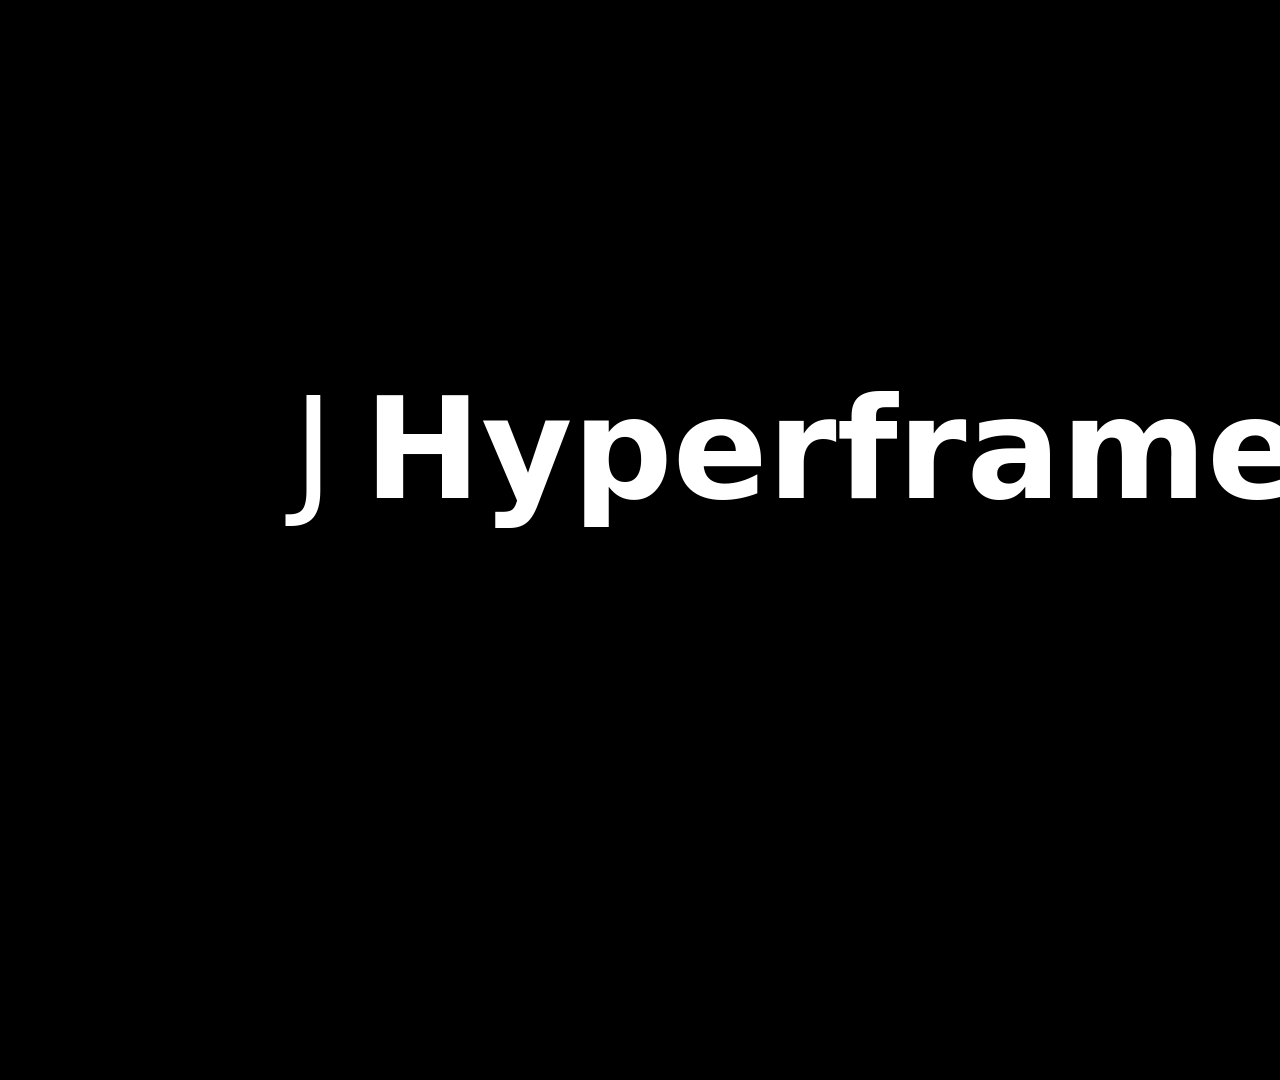
<file: .claude/skills/hyperframes-animation/examples/brand-reveal-assemble-zoom.html>
<!doctype html>
<html lang="en">
  <head>
    <meta charset="UTF-8" />
    <meta name="viewport" content="width=1920, height=1080" />
    <title>Scene 3 — Assembly Focus Reveal (hyperframes)</title>

    <!--
      HyperFrames composition.tsx.

      Choreography (5 phases, 5 seconds total):
        0.00 – 0.67s   "Just use" assembles in a discrete sequence (with hold)
        0.73 – 1.23s   Pink logo pops in with back.out elastic
        1.50 – 2.20s   "Just use" slides left + fades; container recenters around brand
        2.67 – 3.57s   Camera zooms 5.5× into the logo (scale + counter-translate)
        3.67 – 5.00s   Logo breathes (sine onUpdate, multiplicative on pop scale)

      Key differences :
        - Single paused GSAP timeline registered to window.__timelines["main"]
        - brandTextWidth measured via getBoundingClientRect after document.fonts.ready
        - HERO_FINAL_OFFSET_X derived from real measurement, not estimate
        - Breathing uses the onUpdate (multiplicative) form so it multiplies
          onto the pop scale, not a fromTo + yoyo which would overwrite the pop value
        - Three nested transform layers: zoom-scale → zoom-translate → recenter-shift
        - Logo is loaded from a static PNG asset
    -->

    <script src="https://cdn.jsdelivr.net/npm/gsap@3.14.2/dist/gsap.min.js"></script>

    <style>
      :root {
        --bg: #000000;
        --text-white: #ffffff;
        --pink: #e91e63;
      }
      * {
        margin: 0;
        padding: 0;
        box-sizing: border-box;
      }
      html,
      body {
        margin: 0;
        width: 1920px;
        height: 1080px;
        overflow: hidden;
        background: var(--bg);
        font-family: "Google Sans", "Roboto", Inter, system-ui, sans-serif;
        color: var(--text-white);
      }

      .stage {
        position: absolute;
        inset: 0;
        display: flex;
        align-items: center;
        justify-content: center;
        overflow: hidden;
      }

      /* Three nested transform layers (outer → inner) */
      .zoom-scale {
        transform-origin: center center;
        will-change: transform;
        display: flex;
        align-items: center;
        justify-content: center;
      }
      .zoom-translate {
        will-change: transform;
        display: flex;
        align-items: center;
        justify-content: center;
      }
      .recenter-shift {
        display: flex;
        align-items: center;
      }

      /* Companion text — fixed width to prevent assembly jitter */
      .companion {
        width: 600px;
        display: flex;
        justify-content: flex-end;
        margin-right: 30px;
        white-space: nowrap;
        color: var(--text-white);
        font-size: 140px;
        font-weight: 400;
        line-height: 1;
      }

      /* Brand group: text + hero icon */
      .brand-group {
        display: flex;
        align-items: center;
        gap: 20px;
      }
      .brand-text {
        color: var(--text-white);
        font-size: 140px;
        font-weight: 700;
        white-space: nowrap;
        line-height: 1;
      }
      .hero {
        display: flex;
        align-items: center;
        justify-content: center;
        width: 140px;
        height: 140px;
        /* initial scale(0) set by GSAP fromTo */
      }
      .hero .logo-mark {
        width: 100%;
        height: 100%;
        display: block;
      }

      /* Hidden probe used for text measurement */
      .measure-probe {
        position: absolute;
        left: -99999px;
        top: -99999px;
        visibility: hidden;
        white-space: pre;
      }
    </style>
  </head>
  <body>
    <div
      id="root"
      data-composition-id="main"
      data-start="0"
      data-duration="5"
      data-width="1920"
      data-height="1080"
    >
      <div
        class="stage clip"
        data-start="0"
        data-duration="5"
        data-track-index="1"
        id="brand-stage"
      >
        <div class="zoom-scale" data-layout-allow-overflow>
          <div class="zoom-translate">
            <div class="recenter-shift">
              <div class="companion">
                <span class="companion-text">J</span>
              </div>

              <div class="brand-group" data-layout-allow-overflow>
                <span class="brand-text">Hyperframes</span>
                <div class="hero">
                  <!-- Inline-SVG placeholder mark — swap for your logo image -->
                  <svg
                    class="logo-mark"
                    viewBox="0 0 100 100"
                    role="img"
                    aria-label="hyperframes logo"
                  >
                    <defs>
                      <linearGradient id="hfMark" x1="0" y1="0" x2="1" y2="1">
                        <stop offset="0" stop-color="#8b7bff" />
                        <stop offset="1" stop-color="#3ddc97" />
                      </linearGradient>
                    </defs>
                    <rect x="4" y="4" width="92" height="92" rx="22" fill="url(#hfMark)" />
                    <text
                      x="50"
                      y="63"
                      text-anchor="middle"
                      font-family="Inter, system-ui, sans-serif"
                      font-size="40"
                      font-weight="800"
                      fill="#fff"
                    >
                      HF
                    </text>
                  </svg>
                </div>
              </div>
            </div>
          </div>
        </div>
      </div>
    </div>

    <script>
      /* ================================================================
         CONSTANTS — composition dimensions baked in.
         ================================================================ */
      const W = 1920,
        H = 1080;
      const TOTAL_DURATION = 5.0;

      const COMPANION_WIDTH = 600;
      const COMPANION_GAP = 30; // margin-right on .companion
      const BRAND_FONT_SIZE = 140;
      const HERO_GAP = 20;
      const HERO_SIZE = 140;

      const TIMING = {
        // Phase 1: companion assembly
        textStart: 0.0,
        textEnd: 0.67,

        // Phase 2: hero pop
        popStart: 0.73,
        popDur: 0.5,

        // Phase 3: slide-out + recenter
        slideStart: 1.5,
        slideDur: 0.7,

        // Phase 4: zoom
        zoomStart: 2.67,
        zoomDur: 0.9,

        // Phase 5: breathing
        breathStart: 3.67,
      };

      const FINAL_RECENTER_OFFSET = -180; // pre-calculated, tuned for visual feel

      /* ================================================================
         DISCRETE TEXT SEQUENCE for the companion assembly.
         Converted from the source frame-based sequence to seconds at 30fps.
         ================================================================ */
      const SEQUENCE = [
        { t: 0.0, text: "J" },
        { t: 0.07, text: "Jus" },
        { t: 0.13, text: "Just" },
        { t: 0.27, text: "Just" }, // hold for pacing
        { t: 0.4, text: "Just u" },
        { t: 0.53, text: "Just us" },
        { t: 0.67, text: "Just use" },
      ];

      /* ================================================================
         TIMELINE — built synchronously so HyperFrames can seek it.
         ================================================================ */
      window.__timelines = window.__timelines || {};
      const tl = gsap.timeline({ paused: true });
      window.__timelines["main"] = tl;

      {
        /* Measure the brand text width with a hidden DOM probe. */
        const probe = document.createElement("span");
        probe.className = "measure-probe";
        probe.style.font = `700 ${BRAND_FONT_SIZE}px "Google Sans", "Roboto", Inter, system-ui, sans-serif`;
        probe.style.whiteSpace = "pre";
        probe.style.lineHeight = "1";
        probe.textContent = "Hyperframes"; // MUST match the rendered .brand-text casing
        document.body.appendChild(probe);
        const brandTextWidth = probe.getBoundingClientRect().width;
        probe.remove();

        /* Derive the hero's post-Phase-3 offset from viewport center.
           baseHeroOffset = (C + G + B + L) / 2     <- heroSize cancels out
           HERO_FINAL_OFFSET_X = baseHeroOffset + FINAL_RECENTER_OFFSET */
        const baseHeroOffset = (COMPANION_WIDTH + COMPANION_GAP + brandTextWidth + HERO_GAP) / 2;
        const HERO_FINAL_OFFSET_X = baseHeroOffset + FINAL_RECENTER_OFFSET;

        /* ============================================================
           PHASE 1: Discrete companion assembly
           ============================================================ */
        const textEl = document.querySelector(".companion-text");

        for (const entry of SEQUENCE) {
          tl.set(textEl, { textContent: entry.text }, entry.t);
        }

        /* ============================================================
           PHASE 2: Hero pops in (elastic)
           ============================================================ */
        tl.fromTo(
          ".hero",
          { scale: 0 },
          {
            scale: 1,
            duration: TIMING.popDur,
            ease: "back.out(2)", // spring(stiffness:200, damping:12)
          },
          TIMING.popStart,
        );

        /* ============================================================
           PHASE 3: Companion exit + container recenter
           Two concurrent tweens at the same timeline position.
           ============================================================ */
        tl.to(
          ".companion",
          {
            opacity: 0,
            x: -80,
            duration: TIMING.slideDur,
            ease: "power3.out", // spring(stiffness:100, damping:20)
          },
          TIMING.slideStart,
        );

        tl.to(
          ".recenter-shift",
          {
            x: FINAL_RECENTER_OFFSET,
            duration: TIMING.slideDur,
            ease: "power3.out",
          },
          TIMING.slideStart,
        );

        /* ============================================================
           PHASE 4: Zoom — scale (outer) + counter-translate (middle) + brand text exits.
           ============================================================ */
        tl.to(
          ".zoom-scale",
          {
            scale: 5.5,
            duration: TIMING.zoomDur,
            ease: "power2.out", // spring(stiffness:80, damping:20, mass:1.5)
          },
          TIMING.zoomStart,
        );

        tl.to(
          ".zoom-translate",
          {
            x: -HERO_FINAL_OFFSET_X,
            y: 0,
            duration: TIMING.zoomDur,
            ease: "power2.out",
          },
          TIMING.zoomStart,
        );

        // Brand text fades out + slides left so the logo gets all the zoom space.
        tl.to(
          ".brand-text",
          {
            opacity: 0,
            x: -600,
            duration: TIMING.zoomDur * 0.4,
            ease: "power2.out",
          },
          TIMING.zoomStart,
        );

        /* ============================================================
           PHASE 5: Breathing — onUpdate so it MULTIPLIES on the hero's
           final pop scale, doesn't overwrite it.
           ============================================================ */
        const heroEl = document.querySelector(".hero");
        const HERO_FINAL_SCALE = 1.0;
        const SCALE_PERIOD = 1.5; // seconds per cycle
        const SCALE_AMP = 0.04;
        const ROTATE_AMP = 2;

        const breathDur = TOTAL_DURATION - TIMING.breathStart;

        tl.to(
          { tick: 0 },
          {
            tick: 1,
            duration: breathDur,
            ease: "none",
            onUpdate: function () {
              const idleTime = Math.max(0, tl.time() - TIMING.breathStart);
              const omega = (idleTime / SCALE_PERIOD) * Math.PI * 2;
              gsap.set(heroEl, {
                scale: HERO_FINAL_SCALE * (1 + Math.sin(omega) * SCALE_AMP),
                rotation: Math.sin(omega) * ROTATE_AMP,
              });
            },
          },
          TIMING.breathStart,
        );
      }
    </script>
  </body>
</html>
</file>
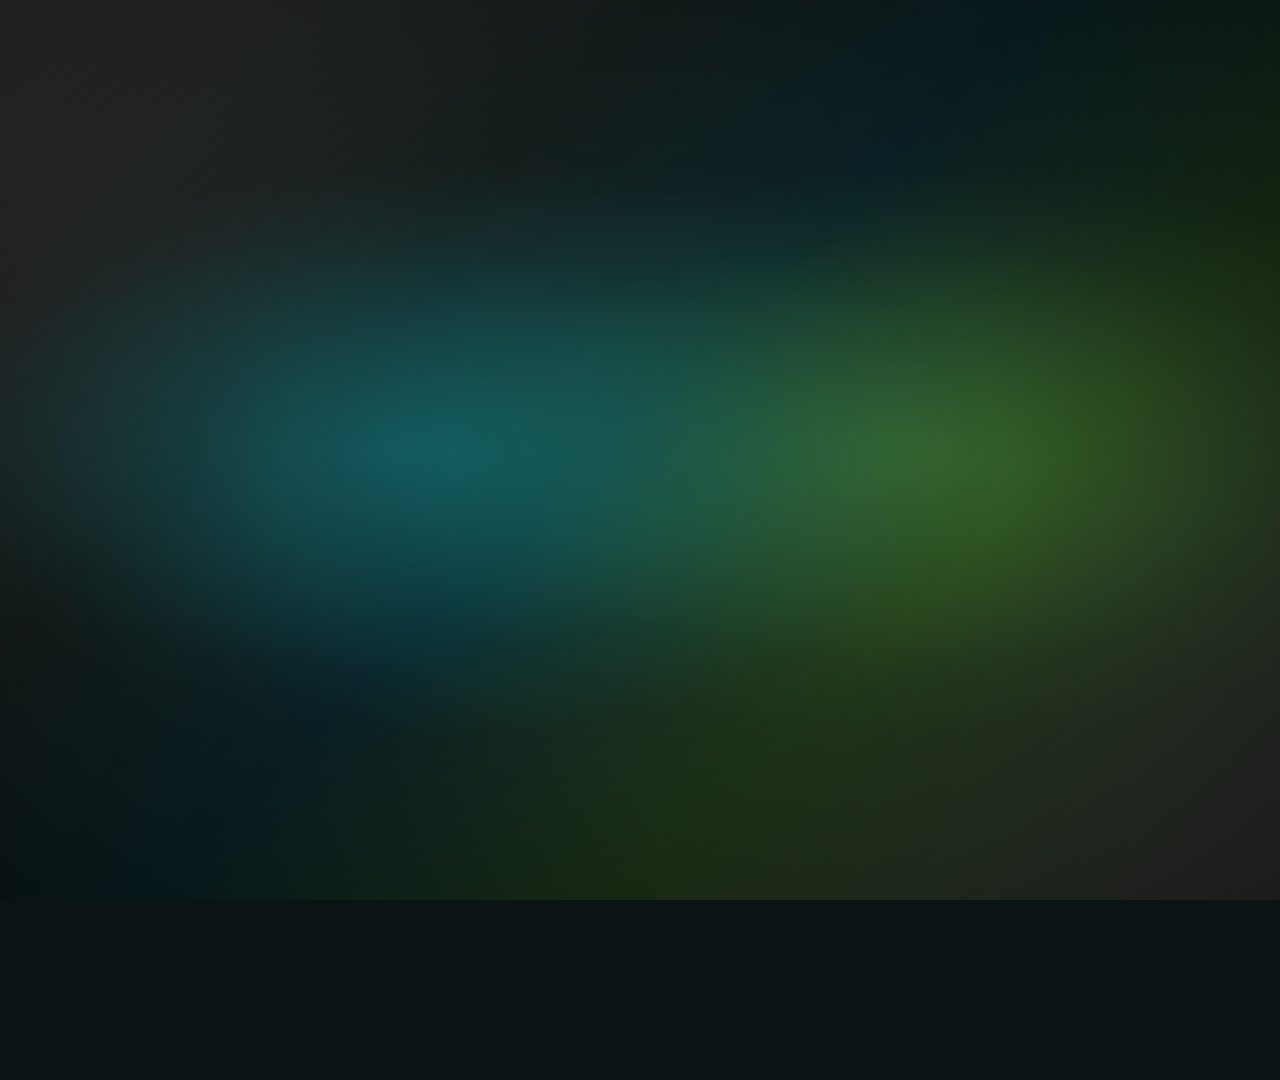
<file: .claude/skills/hyperframes-animation/examples/comparison-split-cards.html>
<!doctype html>
<html lang="en">
  <head>
    <meta charset="UTF-8" />
    <meta name="viewport" content="width=1920, height=1080" />
    <title>Scene 09 — Split Comparison Reveal</title>

    <!--
      HyperFrames composition.tsx.

      Choreography (3 phases, 5 seconds total):
        0.17 – 0.83s   Title slides down from top: "Build Video With HyperFrames"
        0.50 – 1.83s   Left card "HTML Composition" enters from left (+16° rotateY)
        0.83 – 1.83s   Right card "Render Pipeline" enters from right (-16° rotateY)
        1.67 – 2.17s   Left pill badge "Seekable Timeline" pops in with back.out(1.7)
        2.00 – 2.50s   Right pill badge "Render Ready" pops in
        0 – 5.00s      Continuous floating: cards y ±6 px / rotation ±1° (phase-opposed)
                       Badges y ±5 px (slow shared sine)
          and .card-tilt (static rotateY + float rotation) so entry and float
          don't fight on the same alias
        - All continuous floating consolidated into one shared scene-ticker onUpdate
          (6 gsap.set calls per frame, batched by the browser)
        - Phase offset Math.PI between the two cards' floats — opposed breathing
        - Card images are HyperFrames workflow mockups (no asset files needed)
        - Ambient dual-glow via two radial-gradients in a single overlay
    -->

    <script src="https://cdn.jsdelivr.net/npm/gsap@3.14.2/dist/gsap.min.js"></script>

    <style>
      :root {
        --bg-dark: #0a1415;
        --text-primary: #ffffff;
        --text-secondary: rgba(255, 255, 255, 0.65);
        --brand-cyan: #18d9e8;
        --brand-cyan-glow: rgba(24, 217, 232, 1);
        --brand-green: #7bea5a;
        --brand-green-glow: rgba(123, 234, 90, 1);
        --glass-bg: rgba(255, 255, 255, 0.08);
        --border: rgba(255, 255, 255, 0.12);
      }
      * {
        margin: 0;
        padding: 0;
        box-sizing: border-box;
      }
      html,
      body {
        margin: 0;
        width: 1920px;
        height: 1080px;
        overflow: hidden;
        background: var(--bg-dark);
        font-family:
          "Inter",
          system-ui,
          -apple-system,
          sans-serif;
        color: var(--text-primary);
      }

      .stage {
        position: absolute;
        inset: 0;
        overflow: hidden;
      }

      /* ============================================================
         BACKGROUND
         ============================================================ */
      .bg {
        position: absolute;
        inset: 0;
        background:
          radial-gradient(ellipse at 35% 50%, rgba(24, 217, 232, 0.2), transparent 45%),
          radial-gradient(ellipse at 72% 50%, rgba(123, 234, 90, 0.16), transparent 45%),
          linear-gradient(135deg, #3a3a3a 0%, #17211f 30%, #0b2328 48%, #1f3518 70%, #343434 100%);
      }

      /* ============================================================
         TITLE
         ============================================================ */
      .title {
        position: absolute;
        top: 60px;
        left: 50%;
        transform: translateX(-50%);
        font-size: 88px;
        font-weight: 700;
        color: var(--text-primary);
        text-align: center;
        letter-spacing: 0;
        white-space: nowrap;
        will-change: transform, opacity;
        /* initial opacity 0 + y -40 set via gsap.set */
      }
      .title .accent {
        color: var(--brand-cyan);
        text-shadow: 0 0 34px rgba(24, 217, 232, 0.28);
      }

      /* ============================================================
         CARDS ROW
         ============================================================ */
      .cards-row {
        position: absolute;
        top: 50%;
        left: 50%;
        transform: translate(-50%, -50%);
        display: flex;
        gap: 76px;
        padding-top: 30px;
        perspective: 980px;
        perspective-origin: 50% 42%;
        transform-style: preserve-3d;
      }

      /* Two nested wrappers per card */
      .card {
        transform-style: preserve-3d;
      }
      .card-pos {
        perspective: 980px;
        perspective-origin: 50% 45%;
        transform-style: preserve-3d;
        will-change: transform, opacity;
        /* initial x/scale/opacity set via gsap.set */
      }
      .card-tilt {
        transform-style: preserve-3d;
        will-change: transform;
        /* initial rotationY set via gsap.set */
      }
      .card-content {
        width: 720px;
        transform-style: preserve-3d;
      }
      .card-image {
        width: 100%;
        height: 500px;
        border-radius: 24px;
        overflow: hidden;
        border: 1px solid var(--border);
        position: relative;
        transform: translateZ(0) rotateX(0.01deg);
        backface-visibility: hidden;
      }
      .card-left .card-tilt {
        transform-origin: 100% 50%;
      }
      .card-right .card-tilt {
        transform-origin: 0% 50%;
      }
      .card-label {
        margin-top: 26px;
        text-align: center;
        font-size: 54px;
        font-weight: 700;
        color: var(--text-primary);
        transform: translateZ(34px);
        text-shadow: 0 0 30px rgba(24, 217, 232, 0.16);
      }
      .card-subtitle {
        margin-top: 8px;
        text-align: center;
        font-size: 24px;
        color: var(--text-secondary);
        transform: translateZ(26px);
      }

      /* Left card: shadow falls right (positive x in box-shadow = right) */
      .card-left .card-image {
        box-shadow:
          30px 30px 60px rgba(0, 0, 0, 0.45),
          0 0 60px rgba(24, 217, 232, 0.2);
      }
      /* Right card: shadow falls left */
      .card-right .card-image {
        box-shadow:
          -30px 30px 60px rgba(0, 0, 0, 0.45),
          0 0 60px rgba(123, 234, 90, 0.2);
      }

      /* ============================================================
         CARD IMAGE PLACEHOLDERS (mock UI)
         ============================================================ */
      /* Left card — HTML Composition: gradient + timed clip grid */
      .card-left .card-image {
        background: linear-gradient(
          135deg,
          rgba(12, 38, 42, 0.96) 0%,
          rgba(18, 66, 63, 0.9) 52%,
          rgba(32, 57, 38, 0.94) 100%
        );
      }
      .mock-templates {
        position: absolute;
        inset: 0;
        padding: 56px 66px;
        display: grid;
        grid-template-columns: repeat(3, 1fr);
        grid-template-rows: repeat(2, 1fr);
        gap: 22px;
        opacity: 0.22;
      }
      .mock-thumb {
        background: linear-gradient(135deg, rgba(24, 217, 232, 0.2), rgba(123, 234, 90, 0.08));
        border-radius: 14px;
        border: 1px solid rgba(255, 255, 255, 0.1);
        display: flex;
        align-items: flex-end;
        justify-content: flex-start;
        padding: 14px;
        transform: translateZ(18px);
        box-shadow: 0 14px 30px rgba(0, 0, 0, 0.18);
      }
      .mock-thumb .label {
        font-size: 18px;
        font-weight: 600;
        color: rgba(255, 255, 255, 0.8);
      }

      /* Right card — Render Pipeline: validation rows */
      .card-right .card-image {
        background: linear-gradient(
          135deg,
          rgba(23, 45, 34, 0.96) 0%,
          rgba(17, 70, 73, 0.9) 50%,
          rgba(38, 57, 45, 0.94) 100%
        );
      }
      .mock-team {
        position: absolute;
        inset: 0;
        padding: 66px 72px;
        display: flex;
        flex-direction: column;
        gap: 20px;
        justify-content: center;
        opacity: 0.24;
      }
      .mock-row {
        display: flex;
        align-items: center;
        gap: 14px;
        padding: 15px 20px;
        background: rgba(255, 255, 255, 0.06);
        border-radius: 12px;
        border: 1px solid rgba(255, 255, 255, 0.08);
        transform: translateZ(18px);
        box-shadow: 0 14px 30px rgba(0, 0, 0, 0.18);
      }
      .mock-avatar {
        width: 44px;
        height: 44px;
        border-radius: 50%;
        flex-shrink: 0;
        background: linear-gradient(135deg, var(--brand-green), var(--brand-cyan));
      }
      .mock-avatar.purple {
        background: linear-gradient(135deg, var(--brand-cyan), #38bdf8);
      }
      .mock-avatar.green {
        background: linear-gradient(135deg, var(--brand-green), var(--brand-cyan));
      }
      .mock-avatar.orange {
        background: linear-gradient(135deg, #facc15, var(--brand-green));
      }
      .mock-row .name {
        font-size: 22px;
        font-weight: 600;
        color: rgba(255, 255, 255, 0.85);
      }
      .mock-row .status {
        margin-left: auto;
        font-size: 16px;
        color: var(--brand-green);
      }

      /* ============================================================
         FLOATING BADGES
         ============================================================ */
      .badge {
        display: flex;
        align-items: center;
        gap: 12px;
        padding: 14px 22px;
        border-radius: 999px;
        background-color: var(--glass-bg);
        backdrop-filter: blur(10px);
        -webkit-backdrop-filter: blur(10px);
        will-change: transform, opacity;
        z-index: 50;
      }
      .badge-left {
        border: 1px solid rgba(24, 217, 232, 0.4);
        box-shadow: 0 0 30px rgba(24, 217, 232, 0.35);
      }
      .badge-right {
        border: 1px solid rgba(123, 234, 90, 0.4);
        box-shadow: 0 0 30px rgba(123, 234, 90, 0.35);
      }
      .badge-icon-wrap {
        width: 36px;
        height: 36px;
        border-radius: 50%;
        display: flex;
        align-items: center;
        justify-content: center;
        color: var(--bg-dark);
        flex-shrink: 0;
      }
      .badge-left .badge-icon-wrap {
        background-color: var(--brand-cyan);
      }
      .badge-right .badge-icon-wrap {
        background-color: var(--brand-green);
      }
      .badge-label {
        font-size: 24px;
        font-weight: 600;
        color: var(--text-primary);
        white-space: nowrap;
      }

      /* ============================================================
         AMBIENT GLOW + VIGNETTE
         ============================================================ */
      .ambient-glow {
        position: absolute;
        inset: 0;
        background:
          radial-gradient(ellipse at 30% 50%, var(--brand-cyan-glow) 0%, transparent 35%),
          radial-gradient(ellipse at 70% 50%, var(--brand-green-glow) 0%, transparent 35%);
        opacity: 0.13;
        pointer-events: none;
      }
      .vignette {
        position: absolute;
        inset: 0;
        background: radial-gradient(ellipse at center, transparent 40%, rgba(0, 0, 0, 0.45) 100%);
        pointer-events: none;
        z-index: 400;
      }
    </style>
  </head>
  <body>
    <div
      id="root"
      data-composition-id="main"
      data-start="0"
      data-duration="5"
      data-width="1920"
      data-height="1080"
    >
      <div
        class="stage clip"
        data-start="0"
        data-duration="5"
        data-track-index="1"
        id="scene-stage"
      >
        <div class="bg"></div>

        <!-- Title -->
        <div class="title" id="title">Build Video With <span class="accent">HyperFrames</span></div>

        <!-- Cards row -->
        <div class="cards-row">
          <!-- Left card: HTML Composition -->
          <div class="card card-left" id="card-left">
            <div class="card-pos">
              <div class="card-tilt">
                <div class="card-content">
                  <div class="card-image">
                    <div class="mock-templates">
                      <div class="mock-thumb"><span class="label">HTML</span></div>
                      <div class="mock-thumb"><span class="label">CSS</span></div>
                      <div class="mock-thumb"><span class="label">GSAP</span></div>
                      <div class="mock-thumb"><span class="label">Audio</span></div>
                      <div class="mock-thumb"><span class="label">Captions</span></div>
                      <div class="mock-thumb"><span class="label">Assets</span></div>
                    </div>
                  </div>
                  <div class="card-label">HTML Composition</div>
                  <div class="card-subtitle">Timed DOM clips, media, and motion</div>
                </div>
              </div>
            </div>
          </div>

          <!-- Right card: Render Pipeline -->
          <div class="card card-right" id="card-right">
            <div class="card-pos">
              <div class="card-tilt">
                <div class="card-content">
                  <div class="card-image">
                    <div class="mock-team">
                      <div class="mock-row">
                        <div class="mock-avatar purple"></div>
                        <span class="name">Register timeline</span>
                        <span class="status">● seekable</span>
                      </div>
                      <div class="mock-row">
                        <div class="mock-avatar green"></div>
                        <span class="name">Validate layout</span>
                        <span class="status">● clean</span>
                      </div>
                      <div class="mock-row">
                        <div class="mock-avatar orange"></div>
                        <span class="name">Render frames</span>
                        <span class="status">● stable</span>
                      </div>
                      <div class="mock-row">
                        <div class="mock-avatar"></div>
                        <span class="name">Publish MP4</span>
                        <span class="status">● ready</span>
                      </div>
                    </div>
                  </div>
                  <div class="card-label">Render Pipeline</div>
                  <div class="card-subtitle">Preview, check, render, publish</div>
                </div>
              </div>
            </div>
          </div>
        </div>

        <!-- Floating badges -->
        <div class="badge badge-left" id="badge-left">
          <div class="badge-icon-wrap">
            <svg
              width="18"
              height="18"
              viewBox="0 0 24 24"
              fill="none"
              stroke="currentColor"
              stroke-width="2"
              stroke-linecap="round"
              stroke-linejoin="round"
              aria-hidden="true"
            >
              <path d="M12 2L2 7L12 12L22 7L12 2Z" />
              <path d="M2 17L12 22L22 17" />
              <path d="M2 12L12 17L22 12" />
            </svg>
          </div>
          <span class="badge-label">Seekable Timeline</span>
        </div>

        <div class="badge badge-right" id="badge-right">
          <div class="badge-icon-wrap">
            <svg
              width="18"
              height="18"
              viewBox="0 0 24 24"
              fill="none"
              stroke="currentColor"
              stroke-width="2"
              stroke-linecap="round"
              stroke-linejoin="round"
              aria-hidden="true"
            >
              <path d="M17 21V19C17 16.7909 15.2091 15 13 15H5C2.79086 15 1 16.7909 1 19V21" />
              <circle cx="9" cy="7" r="4" />
              <path d="M23 21V19C22.9986 17.1771 21.765 15.5857 20 15.13" />
              <path
                d="M16 3.13C17.7699 3.58317 19.0078 5.17799 19.0078 7.005C19.0078 8.83201 17.7699 10.4268 16 10.88"
              />
            </svg>
          </div>
          <span class="badge-label">Render Ready</span>
        </div>

        <div class="ambient-glow"></div>
      </div>

      <div class="vignette"></div>
    </div>

    <script>
      /* ================================================================
         CONSTANTS
         ================================================================ */
      const W = 1920,
        H = 1080;
      const TOTAL_DUR = 5.0;

      const TIMING = {
        // Phase 1: title
        titleAt: 0.17,
        titleDur: 0.67,

        // Phase 2: cards
        leftAt: 0.5,
        rightAt: 0.83,
        entryDur: 0.7,
        slideDist: 100,
        baseTilt: 18,

        // Phase 3: badges
        badgeLeftAt: 1.67,
        badgeRightAt: 2.0,
        badgeEntryDur: 0.5,

        // Continuous float
        floatYSpeed: 0.02 * 30, // = 0.6 rad/sec
        floatYAmp: 6,
        floatRSpeed: 0.015 * 30, // = 0.45 rad/sec
        floatRAmp: 1,
        badgeYSpeed: 0.025 * 30, // = 0.75 rad/sec
        badgeYAmp: 5,
      };

      /* ================================================================
         BADGE POSITIONS — set via CSS left/top once (not tweened)
         ================================================================ */
      const badgeLeftEl = document.getElementById("badge-left");
      const badgeRightEl = document.getElementById("badge-right");
      badgeLeftEl.style.left = W * 0.12 + "px"; // 230 px
      badgeLeftEl.style.top = H * 0.35 + "px"; // 378 px
      badgeLeftEl.style.position = "absolute";
      badgeRightEl.style.left = W * 0.75 + "px"; // 1440 px
      badgeRightEl.style.top = H * 0.38 + "px"; // 410 px
      badgeRightEl.style.position = "absolute";

      /* ================================================================
         INITIAL STATES (via gsap.set, before the timeline runs)
         ================================================================ */
      gsap.set("#title", { opacity: 0, y: -40 });

      gsap.set("#card-left  .card-pos", { x: -TIMING.slideDist, scale: 0.8, opacity: 0, y: 0 });
      gsap.set("#card-right .card-pos", { x: TIMING.slideDist, scale: 0.8, opacity: 0, y: 0 });
      gsap.set("#card-left  .card-tilt", { rotationY: TIMING.baseTilt });
      gsap.set("#card-right .card-tilt", { rotationY: -TIMING.baseTilt });

      gsap.set(["#badge-left", "#badge-right"], { scale: 0, opacity: 0, y: 0 });

      /* ================================================================
         TIMELINE
         ================================================================ */
      window.__timelines = window.__timelines || {};
      const tl = gsap.timeline({ paused: true });
      window.__timelines["main"] = tl;

      /* ----------------------------------------------------------------
         PHASE 1: Title slides down
         ---------------------------------------------------------------- */
      tl.to(
        "#title",
        {
          opacity: 1,
          y: 0,
          duration: TIMING.titleDur,
          ease: "power3.out", // spring(stiffness:100, damping:16)
        },
        TIMING.titleAt,
      );

      /* ----------------------------------------------------------------
         PHASE 2: Cards enter from opposite sides
         ---------------------------------------------------------------- */
      tl.to(
        "#card-left .card-pos",
        {
          x: 0,
          scale: 1,
          opacity: 1,
          duration: TIMING.entryDur,
          ease: "power3.out",
        },
        TIMING.leftAt,
      );

      tl.to(
        "#card-right .card-pos",
        {
          x: 0,
          scale: 1,
          opacity: 1,
          duration: TIMING.entryDur,
          ease: "power3.out",
        },
        TIMING.rightAt,
      );

      /* ----------------------------------------------------------------
         PHASE 3: Badges pop in
         ---------------------------------------------------------------- */
      tl.to(
        "#badge-left",
        {
          scale: 1,
          opacity: 1,
          duration: TIMING.badgeEntryDur,
          ease: "back.out(1.7)",
        },
        TIMING.badgeLeftAt,
      );

      tl.to(
        "#badge-right",
        {
          scale: 1,
          opacity: 1,
          duration: TIMING.badgeEntryDur,
          ease: "back.out(1.7)",
        },
        TIMING.badgeRightAt,
      );

      /* ----------------------------------------------------------------
         CONTINUOUS FLOATING — shared scene-ticker onUpdate
         Six gsap.set calls per frame, batched by the browser.
         ---------------------------------------------------------------- */
      const leftPos = document.querySelector("#card-left  .card-pos");
      const rightPos = document.querySelector("#card-right .card-pos");
      const leftTilt = document.querySelector("#card-left  .card-tilt");
      const rightTilt = document.querySelector("#card-right .card-tilt");

      tl.to(
        { tick: 0 },
        {
          tick: 1,
          duration: TOTAL_DUR,
          ease: "none",
          onUpdate: function () {
            const t = tl.time();
            // Cards float in opposition (phase π apart).
            const lY = Math.sin(t * TIMING.floatYSpeed) * TIMING.floatYAmp;
            const lR = Math.sin(t * TIMING.floatRSpeed) * TIMING.floatRAmp;
            const rY = Math.sin(t * TIMING.floatYSpeed + Math.PI) * TIMING.floatYAmp;
            const rR = Math.sin(t * TIMING.floatRSpeed + Math.PI) * TIMING.floatRAmp;
            gsap.set(leftPos, { y: lY });
            gsap.set(rightPos, { y: rY });
            gsap.set(leftTilt, { rotationY: TIMING.baseTilt + lR });
            gsap.set(rightTilt, { rotationY: -TIMING.baseTilt + rR });

            // Badges — small shared y oscillation.
            const bY = Math.sin(t * TIMING.badgeYSpeed) * TIMING.badgeYAmp;
            gsap.set(badgeLeftEl, { y: bY });
            gsap.set(badgeRightEl, { y: bY });
          },
        },
        0,
      );
    </script>
  </body>
</html>
</file>
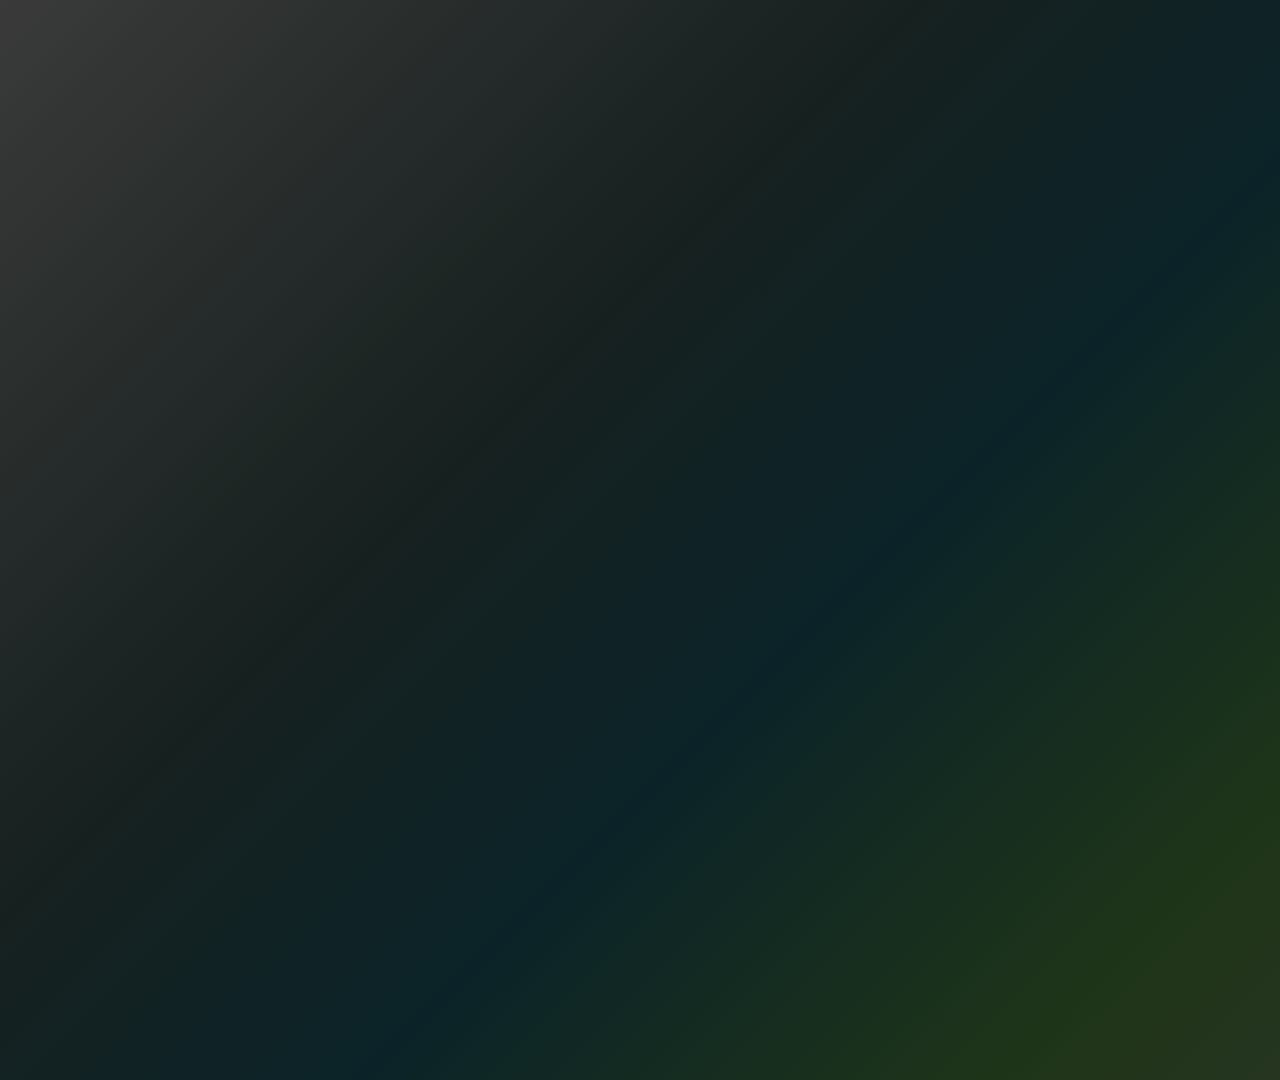
<file: .claude/skills/hyperframes-animation/examples/concept-demo-decode-pan.html>
<!doctype html>
<html lang="en">
  <head>
    <meta charset="UTF-8" />
    <meta name="viewport" content="width=1920, height=1080" />
    <title>Scene 7 — HyperFrames Decrypt Pan Track</title>

    <!--
      HyperFrames composition.tsx.

      Choreography (4 phases, 7 seconds total):
        0.0 – 0.7s   Shot 1 static text fades in + rises ("HyperFrames renders")
        0.7 – 1.6s   Hacker-flip decodes the accent word ("video")
        2.8 – 3.5s   Horizontal pan to Shot 2 with parallax exit + scale-in
        3.7 – 6.1s   Cursor-tracked typing: "HTML, CSS and JS become MP4"
          (NOT @the source/layout-utils, NOT a charWidthRatio constant)
        - Bar width pre-allocated from the full text — never tweened
        - Camera follows cursor by tweening the strip's `x`, with a piecewise
          Math.min(initialOffset, trackingOffset) for the two-phase camera
        - Hacker-flip glyph flicker via deterministic int hash, not Math.random
    -->

    <script src="https://cdn.jsdelivr.net/npm/gsap@3.14.2/dist/gsap.min.js"></script>

    <style>
      :root {
        --bg: linear-gradient(
          135deg,
          #3a3a3a 0%,
          #17211f 30%,
          #0b2328 48%,
          #1f3518 70%,
          #343434 100%
        );
        --text-dark: #f8fafc;
        --text-highlight: #18d9e8;
        --text-highlight-2: #7bea5a;
        --search-bg: rgba(14, 24, 23, 0.82);
        --cursor: #7bea5a;
      }

      * {
        margin: 0;
        padding: 0;
        box-sizing: border-box;
      }
      html,
      body {
        margin: 0;
        width: 1920px;
        height: 1080px;
        overflow: hidden;
        background: var(--bg);
        font-family:
          "Inter",
          system-ui,
          -apple-system,
          sans-serif;
        color: var(--text-dark);
      }

      .viewport {
        position: absolute;
        inset: 0;
        overflow: hidden;
      }
      .strip {
        display: flex;
        height: 100%;
        will-change: transform;
      }
      .shot {
        width: 1920px;
        height: 100%;
        position: relative;
        flex-shrink: 0;
      }

      /* ============================================================
         SHOT 1 — "HyperFrames renders video"
         ============================================================ */
      .shot1-content {
        position: absolute;
        inset: 0;
        display: flex;
        align-items: center;
        justify-content: center;
        opacity: 0; /* GSAP fromTo fades in */
      }
      .shot1-row {
        display: flex;
        align-items: baseline;
        gap: 0.4em;
        font-size: 130px;
      }
      .shot1-static {
        font-weight: 500;
        color: var(--text-dark);
        text-shadow: 0 0 36px rgba(24, 217, 232, 0.18);
      }
      .shot1-accent {
        font-weight: 700;
        display: flex;
        perspective: 800px; /* required for the per-glyph rotateX */
      }
      .flip-glyph {
        position: relative;
        display: inline-block;
        min-width: 0;
      }
      .flip-glyph.space {
        min-width: 0.4em;
      }
      .flip-glyph .ghost {
        opacity: 0;
      }
      .flip-glyph .anim {
        position: absolute;
        left: 0;
        top: 0;
        width: 100%;
        color: var(--text-highlight);
        background: linear-gradient(135deg, var(--text-highlight) 0%, var(--text-highlight-2) 100%);
        -webkit-background-clip: text;
        background-clip: text;
        -webkit-text-fill-color: transparent;
        filter: drop-shadow(0 0 24px rgba(24, 217, 232, 0.32))
          drop-shadow(0 0 36px rgba(123, 234, 90, 0.22));
        opacity: 0;
        transform: perspective(600px) rotateX(90deg);
        transform-origin: bottom;
        backface-visibility: hidden;
      }

      /* ============================================================
         SHOT 2 — Search bar with cursor-tracked typing
         ============================================================ */
      .shot2-bar {
        position: absolute;
        top: 50%;
        /* left set by JS once we know the bar's world coordinate */
        height: 240px;
        background: var(--search-bg);
        border: 1px solid rgba(123, 234, 90, 0.22);
        box-shadow:
          0 0 60px rgba(24, 217, 232, 0.2),
          0 0 96px rgba(123, 234, 90, 0.14),
          inset 0 0 32px rgba(24, 217, 232, 0.08);
        border-radius: 999px;
        display: flex;
        align-items: center;
        padding-left: 120px;
        padding-right: 180px;
        opacity: 0; /* GSAP fromTo fades in */
        transform-origin: left center;
      }
      .search-text {
        font-size: 120px;
        font-weight: 400;
        color: var(--text-dark);
        text-shadow: 0 0 24px rgba(248, 250, 252, 0.16);
        white-space: pre;
        line-height: 1;
      }
      .search-cursor {
        font-size: 120px;
        color: var(--cursor);
        text-shadow: 0 0 26px rgba(123, 234, 90, 0.42);
        margin-left: 4px;
        font-weight: 300;
        line-height: 1;
      }

      /* Hidden probe used by measureNodeWidth */
      .measure-probe {
        position: absolute;
        left: -99999px;
        top: -99999px;
        visibility: hidden;
        white-space: pre;
      }
    </style>
  </head>
  <body>
    <div
      id="root"
      data-composition-id="main"
      data-start="0"
      data-duration="7"
      data-width="1920"
      data-height="1080"
    >
      <div class="viewport" data-layout-allow-overflow>
        <div class="strip" data-layout-allow-overflow>
          <!-- =====================================================
               SHOT 1 — "HyperFrames renders video"
               ===================================================== -->
          <div
            id="shot-decode"
            class="shot shot1 clip"
            data-start="0"
            data-duration="3.5"
            data-track-index="1"
          >
            <div class="shot1-content">
              <div class="shot1-row">
                <span class="shot1-static">HyperFrames renders</span>
                <span class="shot1-accent" aria-label="video">
                  <!-- .flip-glyph spans generated by JS -->
                </span>
              </div>
            </div>
          </div>

          <!-- =====================================================
               SHOT 2 — Search bar typing
               ===================================================== -->
          <div
            id="shot-typing"
            class="shot shot2 clip"
            data-start="2.5"
            data-duration="4.5"
            data-track-index="2"
          >
            <div class="shot2-bar">
              <span class="search-text"></span><span class="search-cursor">_</span>
            </div>
          </div>
        </div>
      </div>
    </div>

    <script>
      /* ================================================================
         CONSTANTS — all baked at setup time.
         ================================================================ */
      const W = 1920,
        H = 1080;
      const COMPOSITION_DURATION = 7;
      const FPS_HASH = 60; // synthetic clock for the flicker hash

      const TIMING = {
        // Phase 1: shot1 text fades in + rises
        shot1EntryStart: 0.0,
        shot1EntryDur: 0.67,

        // Phase 2: hacker-flip "video"
        flipStart: 0.7,
        flipStagger: 0.066, // ~2 frames at 30fps per glyph
        flipDuration: 0.55,

        // Phase 3: horizontal pan
        panStart: 2.83,
        panDuration: 0.67,

        // Phase 4: cursor-tracked typing
        typingStart: 3.67, // panStart + panDuration + 0.17 buffer
        charRate: 0.083, // seconds per character (~2.5 frames at 30fps)
      };

      const FULL_TEXT = "HTML, CSS and JS become MP4";
      const FONT_SIZE = 120;
      const PADDING_LEFT = 120;
      const PADDING_RIGHT = 180;
      const CURSOR_VIS_W = FONT_SIZE * 0.6; // visual cursor width approximation
      const CURSOR_TARGET = W * 0.7; // screen X where cursor locks
      const BAR_LEFT_MARGIN = 80; // initial left margin in Phase 4
      const PARALLAX_DIST = 400; // px Shot 1 moves extra during pan

      /* ================================================================
         BUILD DOM — flip glyphs (Shot 1) generated synchronously.
         The accent text is "video" → 5 glyphs.
         ================================================================ */
      const accentEl = document.querySelector(".shot1-accent");
      const ACCENT_WORD = "video";
      ACCENT_WORD.split("").forEach((char, index) => {
        const span = document.createElement("span");
        span.className = "flip-glyph" + (char === " " ? " space" : "");
        span.dataset.char = char;
        span.dataset.index = String(index);
        // Each glyph needs its own font-size to match the surrounding row.
        span.style.fontSize = "130px";
        const ghost = document.createElement("span");
        ghost.className = "ghost";
        ghost.textContent = char === " " ? " " : char;
        const anim = document.createElement("span");
        anim.className = "anim";
        anim.textContent = char === " " ? " " : char;
        span.append(ghost, anim);
        accentEl.appendChild(span);
      });

      /* ================================================================
         TEXT MEASUREMENT — uses a hidden DOM probe so we capture
         real letter-spacing, kerning, and font-feature widths.
         Must run AFTER document.fonts.ready.
         ================================================================ */
      function measureNodeWidth(text, font) {
        const probe = document.createElement("span");
        probe.className = "measure-probe";
        probe.style.font = font;
        probe.style.whiteSpace = "pre";
        probe.textContent = text;
        document.body.appendChild(probe);
        const width = probe.getBoundingClientRect().width;
        probe.remove();
        return width;
      }

      /* ================================================================
         TIMELINE BUILD — fires after fonts are ready so measurements
         use the real rendered metrics, not fallback fonts.
         ================================================================ */
      window.__timelines = window.__timelines || {};
      const tl = gsap.timeline({ paused: true });

      // Register early so HF can find it; tweens are added below.
      window.__timelines["main"] = tl;

      document.fonts.ready.then(() => {
        const searchFont = `400 ${FONT_SIZE}px Inter, system-ui, sans-serif`;
        const fullTextWidth = measureNodeWidth(FULL_TEXT, searchFont);
        const barWidth = PADDING_LEFT + fullTextWidth + CURSOR_VIS_W + PADDING_RIGHT;

        // Pre-allocate the bar's final width — no width tweens ever.
        const barEl = document.querySelector(".shot2-bar");
        barEl.style.width = barWidth + "px";

        // Initial bar position in Shot 2's local space.
        // We position it at LEFT_MARGIN from the shot's left edge.
        barEl.style.left = BAR_LEFT_MARGIN + "px";
        barEl.style.transform = "translateY(-50%)"; // vertical center

        // ============================================================
        // PHASE 1: Shot 1 text fade in + rise
        // ============================================================
        tl.fromTo(
          ".shot1-content",
          { opacity: 0, y: 30 },
          {
            opacity: 1,
            y: 0,
            duration: TIMING.shot1EntryDur,
            ease: "power2.out",
          },
          TIMING.shot1EntryStart,
        );

        // ============================================================
        // PHASE 2: Hacker-flip "video"
        // ============================================================
        const CHAR_POOL = "abcdefghijklmnopqrstuvwxyz";
        const FLICKER = 3;
        const REVEAL_AT = 0.6;

        // Deterministic 32-bit mix — replaces Math.random / seeded RNG.
        function pseudoHash(i, t) {
          return ((i * 374761393 + t * 668265263) >>> 0) % CHAR_POOL.length;
        }

        document.querySelectorAll(".flip-glyph").forEach((glyph) => {
          const index = Number(glyph.dataset.index);
          const real = glyph.dataset.char === " " ? " " : glyph.dataset.char;
          const anim = glyph.querySelector(".anim");
          const start = TIMING.flipStart + index * TIMING.flipStagger;

          tl.fromTo(
            anim,
            { rotationX: 90, opacity: 0, "--p": 0 },
            {
              rotationX: 0,
              opacity: 1,
              "--p": 1,
              duration: TIMING.flipDuration,
              ease: "back.out(1.6)", // spring(stiffness:150, damping:14)
              onUpdate: function () {
                const p = Number(gsap.getProperty(anim, "--p"));
                if (p >= REVEAL_AT) {
                  if (anim.textContent !== real) anim.textContent = real;
                } else {
                  const localFrame = Math.floor((tl.time() - start) * FPS_HASH);
                  const bucket = Math.max(0, Math.floor(localFrame / FLICKER));
                  anim.textContent = CHAR_POOL[pseudoHash(index, bucket)];
                }
              },
            },
            start,
          );
        });

        // ============================================================
        // PHASE 3: Horizontal pan + parallax exit + Shot 2 entry
        // All three tweens at the same timeline position run in parallel.
        // ============================================================
        // (a) Camera pan — strip slides one full viewport left.
        tl.to(
          ".strip",
          {
            x: -W,
            duration: TIMING.panDuration,
            ease: "power3.inOut", // cinematic slow-in-slow-out
          },
          TIMING.panStart,
        );

        // (b) Shot 1 parallax exit — content moves EXTRA -PARALLAX_DIST.
        tl.to(
          ".shot1-content",
          {
            x: -PARALLAX_DIST,
            duration: TIMING.panDuration,
            ease: "power3.inOut",
          },
          TIMING.panStart,
        );

        // Shot 1 fades out partway through the pan so the eye lands on Shot 2.
        tl.to(
          ".shot1-content",
          {
            opacity: 0,
            duration: TIMING.panDuration * 0.4,
            ease: "power2.out",
          },
          TIMING.panStart,
        );

        // (c) Shot 2 bar entry — fade + scale with mild overshoot ("landing").
        tl.fromTo(
          ".shot2-bar",
          { opacity: 0, scale: 0.8 },
          {
            opacity: 1,
            scale: 1,
            duration: TIMING.panDuration,
            ease: "back.out(1.2)",
          },
          TIMING.panStart,
        );

        // ============================================================
        // PHASE 4: Cursor-tracked typing.
        //
        // The strip is now at x = -W (Shot 2 fully on screen). For the
        // cursor-track effect we'll *further* shift the strip by a piecewise
        // amount: hold initial offset while the empty bar's cursor is left
        // of CURSOR_TARGET, then follow once typing pushes it past.
        // ============================================================
        const searchTextEl = document.querySelector(".search-text");
        const stripEl = document.querySelector(".strip");

        const CURSOR_WIDTH_HALF = CURSOR_VIS_W / 2;
        const STRIP_BASE_X = -W; // strip's x at the end of Phase 3

        // Initial Phase-4 offset = 0 (no additional shift on top of -W).
        // i.e. bar already sits at BAR_LEFT_MARGIN inside Shot 2.
        const INITIAL_OFFSET = 0;

        // Typing driver — a clock that runs from 0 to FULL_TEXT.length.
        const typingProxy = { progress: 0 };
        const typingDur = FULL_TEXT.length * TIMING.charRate;
        const typingEnd = TIMING.typingStart + typingDur;
        const postTypingHold = Math.max(0, COMPOSITION_DURATION - typingEnd);

        tl.to(
          typingProxy,
          {
            progress: FULL_TEXT.length,
            duration: typingDur,
            ease: "none",
            onUpdate: function () {
              const charsTyped = Math.min(FULL_TEXT.length, Math.floor(typingProxy.progress));
              const visibleText = FULL_TEXT.slice(0, charsTyped);
              if (searchTextEl.textContent !== visibleText) {
                searchTextEl.textContent = visibleText;
              }

              // Measure current visible width to compute cursor screen position.
              // Cheap because Inter's metrics are cached after the first call.
              const visibleW =
                visibleText.length === 0 ? 0 : measureNodeWidth(visibleText, searchFont);

              // Cursor X in *Shot 2's* coordinate system:
              //   shot left edge → bar left edge (BAR_LEFT_MARGIN)
              //                  → cursor within bar (PADDING_LEFT + visibleW + CURSOR_WIDTH_HALF)
              const cursorXInShot2 = BAR_LEFT_MARGIN + PADDING_LEFT + visibleW + CURSOR_WIDTH_HALF;

              // For the cursor to land at CURSOR_TARGET on the *screen*, the
              // strip must be shifted by:
              //   stripX = CURSOR_TARGET - cursorXInShot2 - W   (the -W accounts
              //   for Shot 2 being the SECOND shot in the strip)
              const trackingStripX = CURSOR_TARGET - cursorXInShot2 - W;

              // Piecewise: hold STRIP_BASE_X + INITIAL_OFFSET until tracking
              // would pan FURTHER LEFT than the base, then follow.
              const finalStripX = Math.min(STRIP_BASE_X + INITIAL_OFFSET, trackingStripX);

              gsap.set(stripEl, { x: finalStripX });
            },
          },
          TIMING.typingStart,
        );

        if (postTypingHold > 0) {
          tl.to(
            ".search-cursor",
            {
              opacity: 0.22,
              duration: postTypingHold / 2,
              repeat: 1,
              yoyo: true,
              ease: "none",
            },
            typingEnd,
          );
        }
      });
    </script>
  </body>
</html>
</file>
<file: dan-mezquia-smm/styles.css>
/* ===== Root Variables ===== */
:root {
  --bg: #0E0B09;
  --bg-2: #15110E;
  --bg-3: #1E1813;
  --cream: #F2EBDA;
  --cream-2: #DDD2BC;
  --cream-3: #8B7E68;
  --accent: #d4a574;
  --accent-2: #a89968;
  --gold: #c49a5b;
  --line: rgba(242, 235, 218, 0.12);
  --shadow: rgba(0, 0, 0, 0.4);
  scroll-behavior: smooth;
}

@media (prefers-color-scheme: dark) {
  :root {
    color-scheme: dark;
  }
}

/* ===== Reset & Base ===== */
* {
  margin: 0;
  padding: 0;
  box-sizing: border-box;
}

html {
  scroll-behavior: smooth;
}

body {
  font-family: 'Inter', sans-serif;
  background-color: var(--bg);
  color: var(--cream);
  line-height: 1.6;
  overflow-x: hidden;
}

/* ===== Typography ===== */
h1, h2, h3, h4, h5, h6 {
  font-family: 'Fraunces', serif;
  font-weight: 600;
  line-height: 1.2;
}

h2 {
  font-size: clamp(2rem, 5vw, 3.5rem);
  margin-bottom: 1rem;
}

h3 {
  font-size: 1.4rem;
  color: var(--cream);
}

em {
  font-style: italic;
  color: var(--accent);
}

p {
  font-size: 1rem;
  color: var(--cream-2);
  margin-bottom: 1rem;
}

/* ===== Navigation ===== */
.nav {
  position: fixed;
  top: 0;
  left: 0;
  right: 0;
  z-index: 1000;
  background: transparent;
  backdrop-filter: blur(0px);
  transition: all 0.3s ease;
  padding: 1.5rem 0;
}

.nav.scrolled {
  background: rgba(14, 11, 9, 0.95);
  backdrop-filter: blur(10px);
  border-bottom: 1px solid var(--line);
  padding: 1rem 0;
}

.nav-container {
  max-width: 1200px;
  margin: 0 auto;
  padding: 0 2rem;
  display: flex;
  justify-content: space-between;
  align-items: center;
}

.nav-logo {
  font-family: 'Fraunces', serif;
  font-size: 1.4rem;
  font-weight: 600;
  color: var(--accent);
  text-decoration: none;
}

.nav-links {
  display: flex;
  gap: 2rem;
  align-items: center;
}

.nav-link {
  color: var(--cream-3);
  text-decoration: none;
  font-size: 0.9rem;
  transition: color 0.3s ease;
  position: relative;
}

.nav-link:hover {
  color: var(--accent);
}

.nav-link::after {
  content: '';
  position: absolute;
  bottom: -4px;
  left: 0;
  width: 0;
  height: 2px;
  background: var(--accent);
  transition: width 0.3s ease;
}

.nav-link:hover::after {
  width: 100%;
}

.cta-link {
  color: var(--accent);
  border: 1px solid var(--accent);
  padding: 0.6rem 1.5rem;
  border-radius: 2px;
  transition: all 0.3s ease;
}

.cta-link:hover {
  background: var(--accent);
  color: var(--bg);
}

/* ===== Hero Section ===== */
.hero {
  position: relative;
  height: 100vh;
  display: flex;
  align-items: center;
  justify-content: center;
  overflow: hidden;
  margin-top: 60px;
}

.hero-bg {
  position: absolute;
  top: 0;
  left: 0;
  width: 100%;
  height: 100%;
  object-fit: cover;
  filter: brightness(0.4) saturate(1.2);
  z-index: 1;
}

.hero-overlay {
  position: absolute;
  top: 0;
  left: 0;
  width: 100%;
  height: 100%;
  background: linear-gradient(135deg, rgba(14, 11, 9, 0.8) 0%, rgba(212, 165, 116, 0.3) 100%);
  z-index: 2;
}

.hero-mesh {
  position: absolute;
  top: -50%;
  right: -20%;
  width: 600px;
  height: 600px;
  background: radial-gradient(circle at 20% 50%, rgba(212, 165, 116, 0.3) 0%, transparent 50%);
  filter: blur(80px);
  z-index: 2;
  animation: float 8s ease-in-out infinite;
}

@keyframes float {
  0%, 100% { transform: translate(0, 0); }
  50% { transform: translate(20px, -20px); }
}

.hero-content {
  position: relative;
  z-index: 3;
  text-align: center;
  max-width: 700px;
  padding: 2rem;
}

.hero-kicker {
  font-size: 0.85rem;
  text-transform: uppercase;
  letter-spacing: 2px;
  color: var(--accent);
  margin-bottom: 1rem;
  opacity: 0;
  animation: fadeInUp 0.8s ease 0.2s forwards;
}

.hero-title {
  font-size: clamp(2.5rem, 8vw, 5rem);
  margin-bottom: 1.5rem;
  color: var(--cream);
  opacity: 0;
  animation: fadeInUp 0.8s ease 0.4s forwards;
}

.hero-subtitle {
  font-size: 1.1rem;
  color: var(--cream-2);
  margin-bottom: 2rem;
  opacity: 0;
  animation: fadeInUp 0.8s ease 0.6s forwards;
}

.hero-cta {
  display: inline-block;
  padding: 1rem 2.5rem;
  background: var(--accent);
  color: var(--bg);
  text-decoration: none;
  font-weight: 600;
  border-radius: 2px;
  transition: all 0.3s ease;
  opacity: 0;
  animation: fadeInUp 0.8s ease 0.8s forwards;
  cursor: pointer;
}

.hero-cta:hover {
  background: var(--accent-2);
  transform: translateY(-2px);
}

@keyframes fadeInUp {
  from {
    opacity: 0;
    transform: translateY(30px);
  }
  to {
    opacity: 1;
    transform: translateY(0);
  }
}

/* ===== Reveal Animation ===== */
.reveal {
  opacity: 0;
  transform: translateY(40px);
}

.reveal[data-split] {
  opacity: 1;
  transform: none;
}

/* ===== About Section ===== */
.about {
  padding: 6rem 2rem;
  background: var(--bg);
  position: relative;
  overflow: hidden;
}

.about::before {
  content: '';
  position: absolute;
  top: 0;
  left: 0;
  width: 100%;
  height: 1px;
  background: linear-gradient(90deg, transparent, var(--line), transparent);
}

.about-container {
  max-width: 1200px;
  margin: 0 auto;
  display: grid;
  grid-template-columns: 1fr 1fr;
  gap: 4rem;
  align-items: center;
}

.about-text h2 {
  margin-bottom: 2rem;
  color: var(--accent);
}

.about-text p {
  margin-bottom: 1.5rem;
  font-size: 1.05rem;
  line-height: 1.8;
}

.about-stats {
  display: grid;
  grid-template-columns: 1fr;
  gap: 1.5rem;
}

.stat-card {
  background: var(--bg-3);
  padding: 2rem;
  border: 1px solid var(--line);
  transition: all 0.3s ease;
}

.stat-card:hover {
  background: var(--bg-2);
  border-color: var(--accent);
  transform: translateY(-4px);
}

.stat-number {
  font-family: 'Fraunces', serif;
  font-size: 2.5rem;
  font-weight: 700;
  color: var(--accent);
  margin-bottom: 0.5rem;
}

.stat-label {
  color: var(--cream-3);
  font-size: 0.95rem;
}

@media (max-width: 768px) {
  .about-container {
    grid-template-columns: 1fr;
    gap: 2rem;
  }
}

/* ===== Services Section ===== */
.servicios {
  padding: 6rem 2rem;
  background: linear-gradient(135deg, var(--bg) 0%, var(--bg-2) 100%);
  position: relative;
}

.servicios::before {
  content: '';
  position: absolute;
  top: 0;
  left: 0;
  width: 100%;
  height: 1px;
  background: linear-gradient(90deg, transparent, var(--line), transparent);
}

.servicios-header {
  max-width: 1200px;
  margin: 0 auto 3rem;
  text-align: center;
}

.servicios-header h2 {
  color: var(--cream);
  margin-bottom: 1rem;
}

.servicios-header p {
  font-size: 1.1rem;
  color: var(--cream-3);
}

.servicios-grid {
  max-width: 1200px;
  margin: 0 auto;
  display: grid;
  grid-template-columns: repeat(auto-fit, minmax(300px, 1fr));
  gap: 2rem;
}

.service-card {
  background: var(--bg-3);
  padding: 2rem;
  border: 1px solid var(--line);
  transition: all 0.3s cubic-bezier(0.34, 1.56, 0.64, 1);
  cursor: pointer;
}

.service-card:hover {
  background: var(--bg);
  border-color: var(--accent);
  transform: translateY(-8px);
  box-shadow: 0 20px 40px rgba(212, 165, 116, 0.1);
}

.service-icon {
  font-size: 2.5rem;
  margin-bottom: 1rem;
}

.service-card h3 {
  margin-bottom: 1rem;
  color: var(--accent);
}

.service-card p {
  color: var(--cream-3);
  font-size: 0.95rem;
}

/* ===== Case Studies Section ===== */
.casos {
  padding: 6rem 2rem;
  background: var(--bg);
  position: relative;
}

.casos::before {
  content: '';
  position: absolute;
  top: 0;
  left: 0;
  width: 100%;
  height: 1px;
  background: linear-gradient(90deg, transparent, var(--line), transparent);
}

.casos-header {
  max-width: 1200px;
  margin: 0 auto 3rem;
  text-align: center;
}

.casos-header h2 {
  color: var(--cream);
}

.casos-grid {
  max-width: 1200px;
  margin: 0 auto;
  display: grid;
  grid-template-columns: repeat(auto-fit, minmax(320px, 1fr));
  gap: 2rem;
}

.caso-card {
  background: var(--bg-3);
  border: 1px solid var(--line);
  overflow: hidden;
  transition: all 0.3s ease;
}

.caso-card:hover {
  border-color: var(--accent);
  transform: translateY(-6px);
}

.caso-img {
  width: 100%;
  height: 250px;
  object-fit: cover;
  filter: brightness(0.7);
  transition: filter 0.3s ease;
}

.caso-card:hover .caso-img {
  filter: brightness(0.85);
}

.caso-content {
  padding: 2rem;
}

.caso-card h3 {
  margin-bottom: 0.5rem;
  color: var(--accent);
  font-size: 1.2rem;
}

.caso-result {
  color: var(--gold);
  font-size: 0.95rem;
  margin-bottom: 1rem;
  font-weight: 500;
}

.caso-card p:last-child {
  margin-bottom: 0;
  color: var(--cream-3);
  font-size: 0.9rem;
}

/* ===== FAQ Section ===== */
.faq {
  padding: 6rem 2rem;
  background: linear-gradient(135deg, var(--bg-2) 0%, var(--bg) 100%);
  position: relative;
}

.faq::before {
  content: '';
  position: absolute;
  top: 0;
  left: 0;
  width: 100%;
  height: 1px;
  background: linear-gradient(90deg, transparent, var(--line), transparent);
}

.faq-header {
  max-width: 900px;
  margin: 0 auto 3rem;
  text-align: center;
}

.faq-header h2 {
  color: var(--cream);
}

.faq-container {
  max-width: 900px;
  margin: 0 auto;
}

.faq-item {
  margin-bottom: 1.5rem;
  border-bottom: 1px solid var(--line);
  padding-bottom: 1.5rem;
}

.faq-question {
  width: 100%;
  background: transparent;
  border: none;
  padding: 1rem 0;
  display: flex;
  justify-content: space-between;
  align-items: center;
  cursor: pointer;
  font-family: 'Fraunces', serif;
  font-size: 1.1rem;
  color: var(--cream);
  font-weight: 600;
  text-align: left;
  transition: color 0.3s ease;
}

.faq-question:hover {
  color: var(--accent);
}

.faq-icon {
  color: var(--accent);
  font-size: 1.5rem;
  transition: transform 0.3s ease;
}

.faq-question.active .faq-icon {
  transform: rotate(45deg);
}

.faq-answer {
  max-height: 0;
  overflow: hidden;
  transition: max-height 0.3s ease;
  padding: 0;
}

.faq-answer.active {
  max-height: 300px;
  padding: 1rem 0;
}

.faq-answer p {
  color: var(--cream-3);
  font-size: 0.95rem;
  margin: 0;
}

/* ===== CTA Section ===== */
.cta-section {
  padding: 6rem 2rem;
  background: linear-gradient(135deg, var(--bg) 0%, var(--bg-2) 100%);
  position: relative;
  overflow: hidden;
}

.cta-section::before {
  content: '';
  position: absolute;
  top: 0;
  left: 0;
  width: 100%;
  height: 1px;
  background: linear-gradient(90deg, transparent, var(--line), transparent);
}

.cta-section::after {
  content: '';
  position: absolute;
  bottom: -50%;
  right: -50%;
  width: 400px;
  height: 400px;
  background: radial-gradient(circle, rgba(212, 165, 116, 0.1) 0%, transparent 70%);
  filter: blur(60px);
}

.cta-container {
  max-width: 700px;
  margin: 0 auto;
  text-align: center;
  position: relative;
  z-index: 1;
}

.cta-title {
  font-size: clamp(2rem, 6vw, 3rem);
  margin-bottom: 1rem;
  color: var(--cream);
}

.cta-subtitle {
  font-size: 1.1rem;
  color: var(--cream-3);
  margin-bottom: 2.5rem;
}

.cta-buttons {
  display: flex;
  gap: 1.5rem;
  justify-content: center;
  flex-wrap: wrap;
}

.btn {
  padding: 1rem 2.5rem;
  border-radius: 2px;
  text-decoration: none;
  font-weight: 600;
  transition: all 0.3s ease;
  cursor: pointer;
  border: 2px solid;
  font-size: 1rem;
}

.btn-primary {
  background: var(--accent);
  color: var(--bg);
  border-color: var(--accent);
}

.btn-primary:hover {
  background: var(--accent-2);
  border-color: var(--accent-2);
  transform: translateY(-2px);
}

.btn-secondary {
  background: transparent;
  color: var(--accent);
  border-color: var(--accent);
}

.btn-secondary:hover {
  background: var(--accent);
  color: var(--bg);
}

@media (max-width: 600px) {
  .cta-buttons {
    flex-direction: column;
  }

  .btn {
    width: 100%;
  }
}

/* ===== Footer ===== */
.footer {
  background: var(--bg-2);
  border-top: 1px solid var(--line);
  padding: 3rem 2rem;
  text-align: center;
}

.footer-content {
  max-width: 1200px;
  margin: 0 auto;
}

.footer-text p {
  color: var(--cream-3);
  font-size: 0.9rem;
  margin-bottom: 0.5rem;
}

.credits-link {
  color: var(--accent);
  text-decoration: none;
  transition: color 0.3s ease;
}

.credits-link:hover {
  color: var(--cream);
}

/* ===== Responsive ===== */
@media (max-width: 768px) {
  .nav-links {
    gap: 1rem;
    font-size: 0.85rem;
  }

  .servicios-grid,
  .casos-grid {
    grid-template-columns: 1fr;
  }

  h2 {
    font-size: 2rem;
  }

  .hero-title {
    font-size: 2.5rem;
  }
}
</file>
<file: kamis-pet-groomer/styles.css>
/* =============================================================
   1. Tokens
   ============================================================= */
:root {
  --pink-50:  #ffe5ec;
  --pink-100: #ffc2d1;
  --pink-200: #ffb3c6;
  --pink-300: #ff8fab;
  --pink-400: #fb6f92;
  --pink-400-rgb: 251, 111, 146;

  --bg:       #fffaf9;
  --bg-soft:  var(--pink-50);
  --paper:    #ffffff;
  --ink:      #3a2c30;
  --ink-soft: #6b4f56;
  --ink-mute: #9c7c83;
  --line:     rgba(58, 44, 48, 0.12);

  --serif: "Fraunces", ui-serif, Georgia, serif;
  --sans:  "Inter", -apple-system, BlinkMacSystemFont, "Segoe UI", system-ui, sans-serif;
  --script: "Caveat", cursive;

  --radius-sm: 12px;
  --radius: 20px;
  --radius-lg: 32px;

  --ease-out:  cubic-bezier(0.16, 1, 0.3, 1);
  --ease-soft: cubic-bezier(0.25, 0.46, 0.45, 0.94);
  --ease-bounce: cubic-bezier(0.34, 1.56, 0.64, 1);

  --nav-h: 76px;
}

/* =============================================================
   2. Reset & base
   ============================================================= */
*, *::before, *::after { box-sizing: border-box; margin: 0; }
html {
  -webkit-text-size-adjust: 100%;
  tab-size: 2;
  scroll-behavior: smooth;
  scroll-padding-top: var(--nav-h);
  overflow-x: clip;
}
@media (prefers-reduced-motion: reduce) { html { scroll-behavior: auto; } }

body {
  font-family: var(--sans);
  font-size: 16px;
  line-height: 1.65;
  color: var(--ink);
  background: var(--bg);
  -webkit-font-smoothing: antialiased;
  -moz-osx-font-smoothing: grayscale;
  text-rendering: optimizeLegibility;
  overflow-x: clip;
  overscroll-behavior-y: none;
}
img, svg, video { display: block; max-width: 100%; }
img { height: auto; }
button { font: inherit; color: inherit; cursor: pointer; border: 0; background: none; }
a { color: inherit; text-decoration: none; }
p { text-wrap: pretty; }
ul, ol { list-style: none; padding: 0; }
h1, h2, h3, h4 { text-wrap: balance; line-height: 1.08; font-family: var(--serif); font-weight: 600; color: var(--ink); }
::selection { background: var(--pink-300); color: #fff; }

:focus-visible {
  outline: 2px solid var(--pink-400);
  outline-offset: 3px;
  border-radius: 4px;
}

/* =============================================================
   3. Utilities
   ============================================================= */
.container { width: 100%; max-width: 1180px; margin-inline: auto; padding-inline: 1.25rem; }
.center { text-align: center; }
.center .hero-actions, .cta-final .center { display: flex; }

.skip-link {
  position: fixed; top: -100px; left: 1rem;
  padding: .6rem 1rem; background: var(--ink); color: #fff;
  z-index: 9999; border-radius: 8px; font-weight: 500;
  transition: top .3s var(--ease-out);
}
.skip-link:focus { top: 1rem; }

.kicker {
  font-family: var(--script);
  font-size: 1.35rem;
  color: var(--pink-400);
  margin-bottom: .35rem;
  letter-spacing: .01em;
}
.kicker.center { text-align: center; }

/* =============================================================
   4. Typography
   ============================================================= */
.section h2 { font-size: clamp(1.7rem, 3.2vw, 2.6rem); margin-bottom: .6rem; }
.section-sub { color: var(--ink-soft); max-width: 56ch; margin-inline: auto; margin-bottom: 2.5rem; }
h1 em, h2 em, .hero-title em, .nav-logo em { font-style: italic; color: var(--pink-400); }

/* =============================================================
   5. Components
   ============================================================= */
.btn {
  display: inline-flex; align-items: center; justify-content: center; gap: .5rem;
  padding: .85rem 1.7rem;
  border-radius: 999px;
  font-weight: 600;
  font-size: .95rem;
  transition: transform .35s var(--ease-out), box-shadow .35s var(--ease-out), background-color .3s var(--ease-out);
  white-space: nowrap;
}
.btn-primary {
  background: var(--pink-400);
  color: #fff;
  box-shadow: 0 10px 24px -8px rgba(var(--pink-400-rgb), .55);
}
.btn-primary:hover { background: #ef5a7f; transform: translateY(-2px) scale(1.02); box-shadow: 0 16px 30px -8px rgba(var(--pink-400-rgb), .65); }
.btn-primary:active { transform: translateY(0) scale(.98); }
.btn-ghost {
  background: transparent;
  color: var(--ink);
  border: 1.5px solid var(--line);
}
.btn-ghost:hover { border-color: var(--pink-300); background: rgba(var(--pink-400-rgb), .07); transform: translateY(-2px); }
.btn-sm { padding: .6rem 1.15rem; font-size: .85rem; }
.btn-lg { padding: 1.05rem 2.2rem; font-size: 1.05rem; }

/* Nav */
.nav {
  position: fixed; inset-inline: 0; top: 0; z-index: 500;
  height: var(--nav-h);
  background: rgba(255, 250, 249, .6);
  backdrop-filter: blur(16px) saturate(160%);
  -webkit-backdrop-filter: blur(16px) saturate(160%);
  border-bottom: 1px solid transparent;
  transition: background-color .35s var(--ease-out), border-color .35s var(--ease-out), box-shadow .35s var(--ease-out);
}
@supports not (backdrop-filter: blur(1px)) { .nav { background: rgba(255, 250, 249, .96); } }
.nav.is-scrolled { background: rgba(255, 250, 249, .92); border-color: var(--line); box-shadow: 0 8px 24px -16px rgba(58,44,48,.25); }
.nav-inner { height: 100%; display: flex; align-items: center; gap: 1.5rem; }
.nav-logo {
  font-family: var(--serif); font-weight: 600; font-size: clamp(1rem, 3.6vw, 1.25rem);
  margin-right: auto; white-space: nowrap;
  flex: 1 1 auto; min-width: 0; overflow: hidden; text-overflow: ellipsis;
}
.nav-links { display: none; align-items: center; gap: 1.75rem; font-size: .95rem; font-weight: 500; }
.nav-links a { position: relative; padding-block: .3rem; }
.nav-links a::after {
  content: ""; position: absolute; left: 0; right: 100%; bottom: 0; height: 2px;
  background: var(--pink-400); transition: right .3s var(--ease-out);
}
.nav-links a:hover::after, .nav-links a.is-active::after { right: 0; }
.nav-links a.is-active { color: var(--pink-400); }
.nav-cta { display: inline-flex; flex: none; white-space: nowrap; }

.lang-switch {
  display: inline-flex; align-items: center; flex: none;
  background: var(--bg-soft); border: 1px solid var(--line); border-radius: 999px;
  padding: 2px;
}
.lang-btn {
  border: 0; background: transparent; color: var(--ink-soft);
  font-size: .72rem; font-weight: 700; letter-spacing: .02em;
  padding: .32rem .55rem; border-radius: 999px; line-height: 1;
  transition: background-color .25s var(--ease-out), color .25s var(--ease-out);
}
.lang-btn.is-active { background: var(--pink-400); color: #fff; }
.lang-btn:not(.is-active):hover { color: var(--ink); }

.nav-toggle { display: flex; flex: none; flex-direction: column; justify-content: center; gap: 5px; width: 34px; height: 34px; }
.nav-toggle span { display: block; height: 2px; width: 100%; background: var(--ink); border-radius: 2px; transition: transform .3s var(--ease-out), opacity .3s var(--ease-out); }
.nav-toggle[aria-expanded="true"] span:nth-child(1) { transform: translateY(7px) rotate(45deg); }
.nav-toggle[aria-expanded="true"] span:nth-child(2) { opacity: 0; }
.nav-toggle[aria-expanded="true"] span:nth-child(3) { transform: translateY(-7px) rotate(-45deg); }

@media (max-width: 420px) {
  .nav-inner { gap: .5rem; }
  .nav-logo { font-size: 1rem; }
  .lang-btn { font-size: .66rem; padding: .28rem .42rem; }
  .nav-cta { padding: .55rem .8rem; font-size: .78rem; }
}

.nav-links.is-open {
  display: flex; flex-direction: column; align-items: flex-start; gap: 1.1rem;
  position: absolute; top: var(--nav-h); left: 0; right: 0;
  background: var(--paper); padding: 1.5rem 1.25rem 2rem;
  border-bottom: 1px solid var(--line);
  box-shadow: 0 20px 30px -20px rgba(58,44,48,.2);
}

/* =============================================================
   6. Sections — general
   ============================================================= */
.section { padding-block: clamp(3.5rem, 7vw, 6.5rem); }
.section-soft { background: var(--bg-soft); }

/* Hero */
.hero { padding-block: clamp(6.5rem, 12vw, 9rem) clamp(3.5rem, 7vw, 6rem); position: relative; }
.hero-grid { display: grid; gap: 2.5rem; align-items: center; }
.hero-title { font-size: clamp(2.4rem, 6.5vw, 4rem); margin-bottom: 1rem; }
.hero-quote { font-family: var(--serif); font-style: italic; font-size: clamp(1.15rem, 2.2vw, 1.45rem); color: var(--ink-soft); max-width: 30ch; margin-bottom: 1.1rem; line-height: 1.4; }
.hero-sub { color: var(--ink-soft); margin-bottom: 1.75rem; max-width: 42ch; }
.hero-actions { display: flex; flex-wrap: wrap; gap: 1rem; }
.hero-figure { position: relative; order: -1; }
.hero-figure img { border-radius: var(--radius-lg); position: relative; z-index: 1; width: 100%; aspect-ratio: 4/5; object-fit: cover; box-shadow: 0 30px 60px -30px rgba(58,44,48,.35); }
.hero-halo {
  position: absolute; inset: -10% -15%;
  background: radial-gradient(closest-side, var(--pink-200) 0%, transparent 72%);
  filter: blur(50px);
  opacity: .8;
  z-index: 0;
}

/* Trust strip */
.trust-strip {
  display: grid; grid-template-columns: repeat(2, 1fr); gap: 1.5rem 1rem;
  max-width: 1180px; margin-inline: auto; padding: 1.75rem 1.25rem;
  text-align: center;
}
.trust-strip strong { display: block; font-family: var(--serif); font-size: clamp(1.3rem, 2.4vw, 1.7rem); color: var(--pink-400); margin-bottom: .2rem; }
.trust-strip span { font-size: .8rem; color: var(--ink-soft); }

/* Conóceme */
.about-grid { display: grid; gap: 2.5rem; align-items: center; }
.about-figure img { border-radius: var(--radius-lg); width: 100%; aspect-ratio: 4/5; object-fit: cover; object-position: top; box-shadow: 0 24px 50px -28px rgba(58,44,48,.3); }
.about-copy .lead { font-size: 1.05rem; color: var(--ink-soft); margin-block: 1rem 1.75rem; }

/* Experiencia / timeline */
.timeline { max-width: 720px; margin-inline: auto; margin-block: 2.5rem; position: relative; }
.timeline::before { content: ""; position: absolute; left: 7px; top: 6px; bottom: 6px; width: 2px; background: var(--pink-100); }
.timeline-item { position: relative; padding-left: 2.5rem; margin-bottom: 1.75rem; }
.timeline-dot { position: absolute; left: 0; top: 6px; width: 16px; height: 16px; border-radius: 50%; background: var(--pink-400); box-shadow: 0 0 0 5px var(--bg-soft, var(--bg)); }
.timeline-card h3 { font-size: 1.15rem; margin-block: .2rem .35rem; }
.timeline-card p { color: var(--ink-soft); font-size: .95rem; }
.timeline-period { font-size: .8rem; font-weight: 600; letter-spacing: .04em; text-transform: uppercase; color: var(--pink-400); }

.breeds { max-width: 520px; margin-inline: auto; }
.breeds-label { text-align: center; font-weight: 600; margin-bottom: 1.25rem; }
.breeds-bars { display: grid; gap: .9rem; }
.breed-bar { display: grid; grid-template-columns: 110px 1fr; align-items: center; gap: .9rem; font-size: .9rem; }
.bar { display: block; height: 8px; border-radius: 999px; background: var(--pink-50); overflow: hidden; }
.bar-fill { display: block; height: 100%; width: 0; border-radius: 999px; background: linear-gradient(90deg, var(--pink-300), var(--pink-400)); transition: width 1.1s var(--ease-out); }
.reveal.is-visible .bar-fill { width: var(--pct); }

/* Servicios / matriz de precios por tamaño */
.sr-only { position: absolute; width: 1px; height: 1px; padding: 0; margin: -1px; overflow: hidden; clip: rect(0,0,0,0); white-space: nowrap; border: 0; }

.price-matrix { margin-bottom: 1rem; }
.pm-scroll { overflow-x: auto; border-radius: var(--radius); background: var(--paper); box-shadow: 0 20px 44px -30px rgba(58,44,48,.28); }
.pm-table { border-collapse: collapse; width: 100%; min-width: 620px; }
.pm-table th, .pm-table td { padding: 1rem 1.1rem; text-align: center; }
.pm-table thead th {
  vertical-align: bottom; padding-top: 1.4rem; border-bottom: 1px solid var(--line);
  font-weight: 600; color: var(--ink);
}
.pm-icon { display: block; width: calc(26px * var(--s, 1)); height: calc(21px * var(--s, 1)); margin: 0 auto .4rem; color: var(--pink-300); }
.pm-size { display: block; font-size: .85rem; font-weight: 700; }
.pm-table thead small { display: block; font-weight: 400; font-size: .72rem; color: var(--ink-mute); margin-top: .1rem; }
.pm-corner { background: var(--bg-soft); }
.pm-table tbody th {
  text-align: left; font-weight: 700; color: var(--ink); white-space: nowrap;
  border-right: 1px solid var(--line);
}
.pm-table tbody tr:not(:last-child) th,
.pm-table tbody tr:not(:last-child) td { border-bottom: 1px solid var(--line); }
.pm-table tbody td { font-weight: 700; color: var(--pink-400); }
.pm-table tbody tr:hover { background: var(--bg-soft); }

.cat-note { text-align: center; margin-bottom: 1.5rem; color: var(--ink-soft); }
.scroll-hint { display: block; text-align: center; font-size: .78rem; color: var(--ink-mute); margin-bottom: 1.5rem; }

.pricing-policy { text-align: center; font-size: .8rem; color: var(--ink-mute); max-width: 62ch; margin-inline: auto; }

/* Galería — antes y después (placeholders) */
.ba-grid { display: grid; grid-template-columns: repeat(2, 1fr); gap: 1.5rem 1rem; }
.ba-pair { position: relative; display: grid; grid-template-columns: 1fr 1fr; gap: .4rem; }
.ba-num {
  position: absolute; top: -.6rem; left: -.6rem; z-index: 1;
  width: 24px; height: 24px; border-radius: 50%; background: var(--pink-400); color: #fff;
  font-size: .7rem; font-weight: 700; display: flex; align-items: center; justify-content: center;
  box-shadow: 0 4px 10px -4px rgba(58,44,48,.4);
}
.ba-slot {
  aspect-ratio: 1/1; border-radius: var(--radius-sm);
  background: var(--paper); border: 1.5px dashed var(--line);
  display: flex; align-items: center; justify-content: center;
  font-size: .72rem; color: var(--ink-mute); text-align: center; padding: .3rem;
  overflow: hidden;
}
.ba-slot.ba-photo { border-style: solid; border-color: var(--line); padding: 0; }
.ba-slot.ba-photo img { width: 100%; height: 100%; object-fit: cover; transition: transform .5s var(--ease-out); }
.ba-pair:hover .ba-slot.ba-photo img { transform: scale(1.06); }

/* CTA final */
.cta-final { background: linear-gradient(135deg, var(--pink-300), var(--pink-400)); color: #fff; text-align: center; border-radius: var(--radius-lg); margin-inline: 1.25rem; }
.cta-final h2 { color: #fff; }
.cta-final p { color: rgba(255,255,255,.9); margin-block: .75rem 1.75rem; }
.cta-final .btn-primary { background: #fff; color: var(--pink-400); box-shadow: 0 14px 30px -10px rgba(0,0,0,.25); }
.cta-final .btn-primary:hover { background: #fff; color: #ef5a7f; }
.cta-final .center { display: flex; flex-direction: column; align-items: center; }

/* Footer */
.footer { background: var(--bg-soft); padding-block: 4rem 1.5rem; margin-top: 2rem; }
.footer-grid { display: grid; gap: 2.25rem; margin-bottom: 2.5rem; }
.footer-logo { margin-bottom: .75rem; }
.footer-block h4 { font-size: 1rem; margin-bottom: .8rem; }
.footer-block p { color: var(--ink-soft); font-size: .92rem; margin-bottom: .5rem; }
.footer-link { color: var(--pink-400); font-weight: 600; }
.footer-link:hover { text-decoration: underline; }
.footer-social { display: flex; gap: .8rem; margin-top: .9rem; }
.footer-social a { display: flex; align-items: center; justify-content: center; width: 40px; height: 40px; border-radius: 50%; background: var(--paper); color: var(--pink-400); transition: transform .3s var(--ease-out), background-color .3s var(--ease-out); }
.footer-social a:hover { background: var(--pink-400); color: #fff; transform: translateY(-3px); }
.footer-map iframe { width: 100%; height: 180px; border: 0; border-radius: var(--radius); }
.footer-bottom { border-top: 1px solid var(--line); padding-top: 1.5rem; font-size: .82rem; color: var(--ink-mute); text-align: center; }

/* =============================================================
   7. Effects
   ============================================================= */
.reveal { opacity: 0; transform: translateY(28px); transition: opacity .7s var(--ease-out), transform .7s var(--ease-out); }
.reveal.is-visible { opacity: 1; transform: none; }
.reveal[data-split] { opacity: 1; transform: none; }

@keyframes stepIn { from { opacity: 0; transform: translateX(12px); } to { opacity: 1; transform: none; } }

/* =============================================================
   8. Modal / agendar cita
   ============================================================= */
.modal {
  border: 0; border-radius: var(--radius-lg); padding: 0;
  max-width: 460px; width: calc(100% - 2rem);
  max-height: calc(100% - 4rem);
  margin: auto; /* global reset zeroes margin — restore native <dialog> centering */
  background: linear-gradient(180deg, var(--pink-50), var(--paper) 40%);
  box-shadow: 0 40px 80px -30px rgba(58,44,48,.45);
}
.modal::backdrop { background: rgba(58,44,48,.5); backdrop-filter: blur(4px); }
.modal-form { position: relative; padding: 2.25rem 1.9rem 1.9rem; max-height: 85vh; overflow-y: auto; }
.modal-close {
  position: absolute; top: 1rem; right: 1rem; z-index: 1;
  width: 32px; height: 32px; border-radius: 50%; background: var(--paper); color: var(--ink-soft); font-size: .95rem;
  box-shadow: 0 6px 14px -8px rgba(58,44,48,.4);
}
.modal-close:hover { background: var(--pink-100); color: var(--ink); }

.modal-progress { display: flex; justify-content: center; gap: .5rem; margin-bottom: 1.5rem; }
.modal-step-dot { width: 34px; height: 4px; border-radius: 999px; background: var(--pink-100); transition: background-color .3s var(--ease-out); }
.modal-step-dot.is-active { background: var(--pink-400); }

.modal-step { display: none; }
.modal-step.is-active { display: block; animation: stepIn .4s var(--ease-out); }
.modal-step h3 { font-size: 1.4rem; text-align: center; margin-bottom: .6rem; }
.modal-hint { font-size: .9rem; color: var(--ink-soft); text-align: center; margin-bottom: .9rem; line-height: 1.55; }
.modal-hint-strong { background: var(--pink-50); border-radius: var(--radius-sm); padding: .75rem 1rem; color: var(--ink); }
.modal-hint-strong strong { color: var(--pink-400); }

.form-grid { display: grid; grid-template-columns: 1fr; gap: 1rem; margin-bottom: 1.5rem; }
.modal label { display: flex; flex-direction: column; gap: .4rem; font-size: .85rem; font-weight: 600; color: var(--ink-soft); }
.modal input {
  font: inherit; padding: .85rem 1rem; border-radius: 999px;
  border: 1.5px solid var(--line); background: var(--paper); color: var(--ink);
  transition: border-color .25s var(--ease-out), box-shadow .25s var(--ease-out);
}
.modal input:focus { outline: none; border-color: var(--pink-300); box-shadow: 0 0 0 4px rgba(var(--pink-400-rgb), .15); }

.modal-actions { display: flex; justify-content: center; margin-top: .25rem; }
.modal-actions .btn { width: 100%; }
.modal-actions-center { flex-direction: column; align-items: center; gap: .75rem; margin-top: 1.5rem; }

.confirm-check {
  width: 60px; height: 60px; border-radius: 50%; background: var(--pink-400); color: #fff; font-size: 1.6rem;
  display: flex; align-items: center; justify-content: center; margin: 0 auto 1.1rem;
  box-shadow: 0 14px 26px -10px rgba(var(--pink-400-rgb), .6);
}

/* Back to top */
.back-to-top {
  position: fixed; right: 1.25rem; bottom: 1.25rem; z-index: 400;
  width: 44px; height: 44px; border-radius: 50%;
  background: var(--paper); color: var(--pink-400);
  box-shadow: 0 12px 28px -12px rgba(58,44,48,.35);
  font-size: 1.1rem; line-height: 1;
  opacity: 0; visibility: hidden; transform: translateY(10px);
  transition: opacity .3s var(--ease-out), transform .3s var(--ease-out), visibility 0s .3s;
}
.back-to-top.is-visible { opacity: 1; visibility: visible; transform: none; transition: opacity .3s var(--ease-out), transform .3s var(--ease-out); }
.back-to-top:hover { background: var(--pink-400); color: #fff; transform: translateY(-3px); }

/* =============================================================
   9. Responsive
   ============================================================= */
@media (min-width: 720px) {
  .hero-grid, .about-grid { grid-template-columns: 1fr 1fr; }
  .hero-figure { order: 0; }
  .about-grid.reverse .about-figure { order: 2; }
  .footer-grid { grid-template-columns: repeat(2, 1fr); }
  .trust-strip { grid-template-columns: repeat(4, 1fr); }
  .ba-grid { grid-template-columns: repeat(2, 1fr); gap: 2rem; }
  .scroll-hint { display: none; }
}

@media (min-width: 960px) {
  .nav-links { display: flex; }
  .nav-toggle { display: none; }
  .footer-grid { grid-template-columns: 1.2fr .8fr .8fr 1.2fr; }
}

@media (min-width: 1280px) {
  .hero-quote { max-width: 34ch; }
}

/* =============================================================
   10. Reduced motion (intrusive effects only)
   ============================================================= */
@media (prefers-reduced-motion: reduce) {
  .hero-halo { animation: none; }
}
</file>
